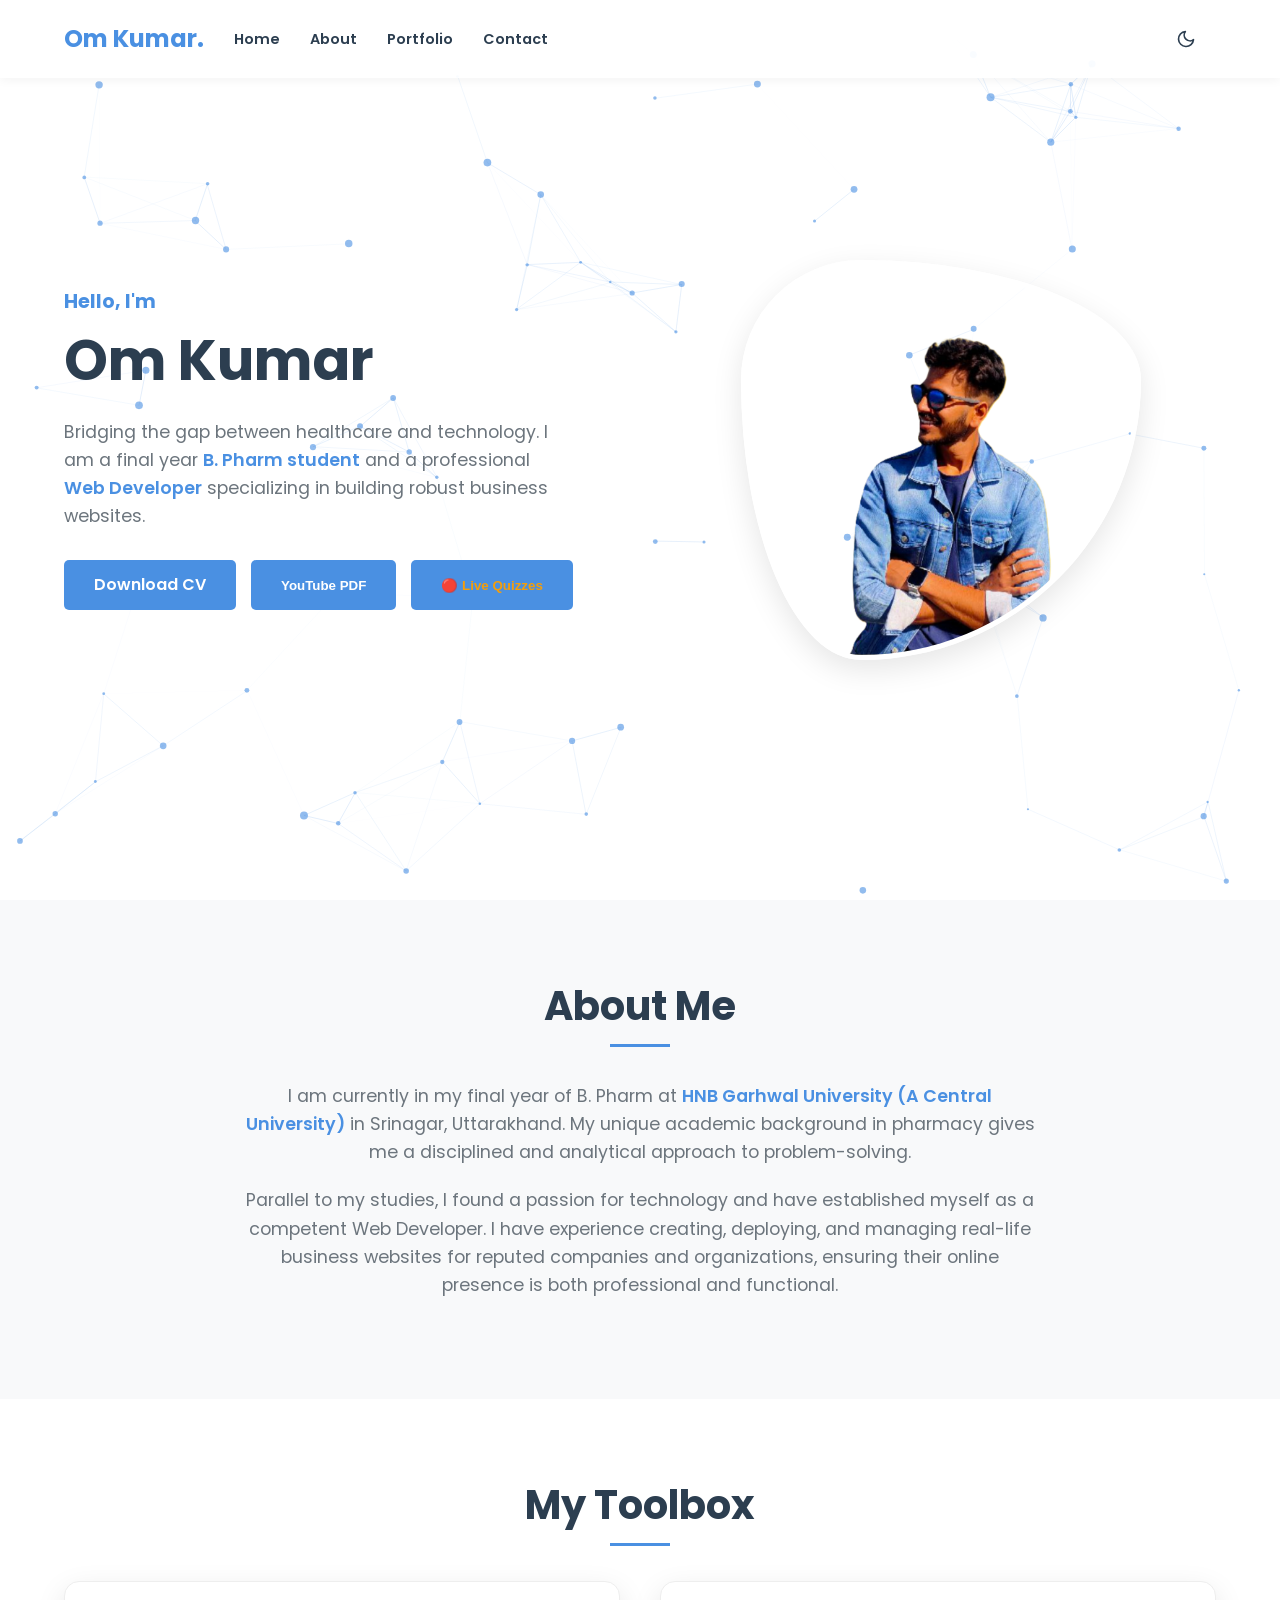
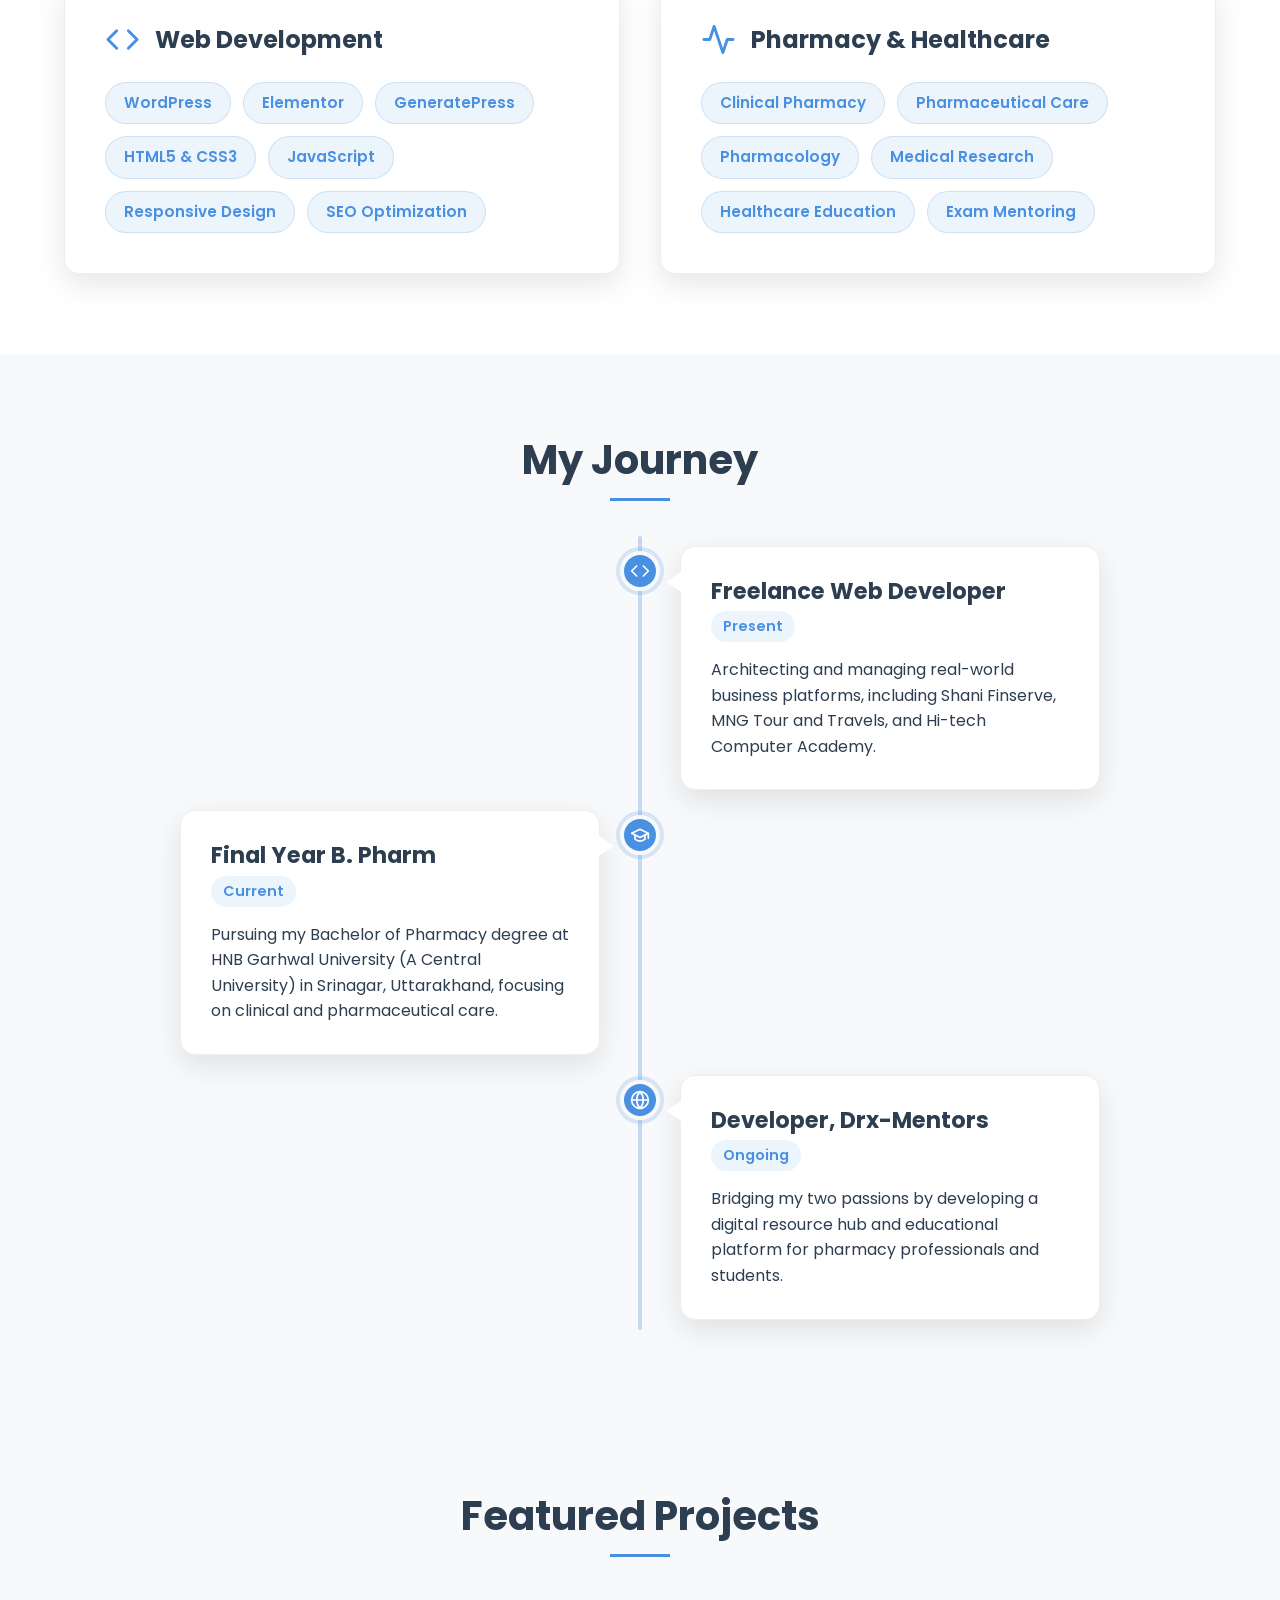
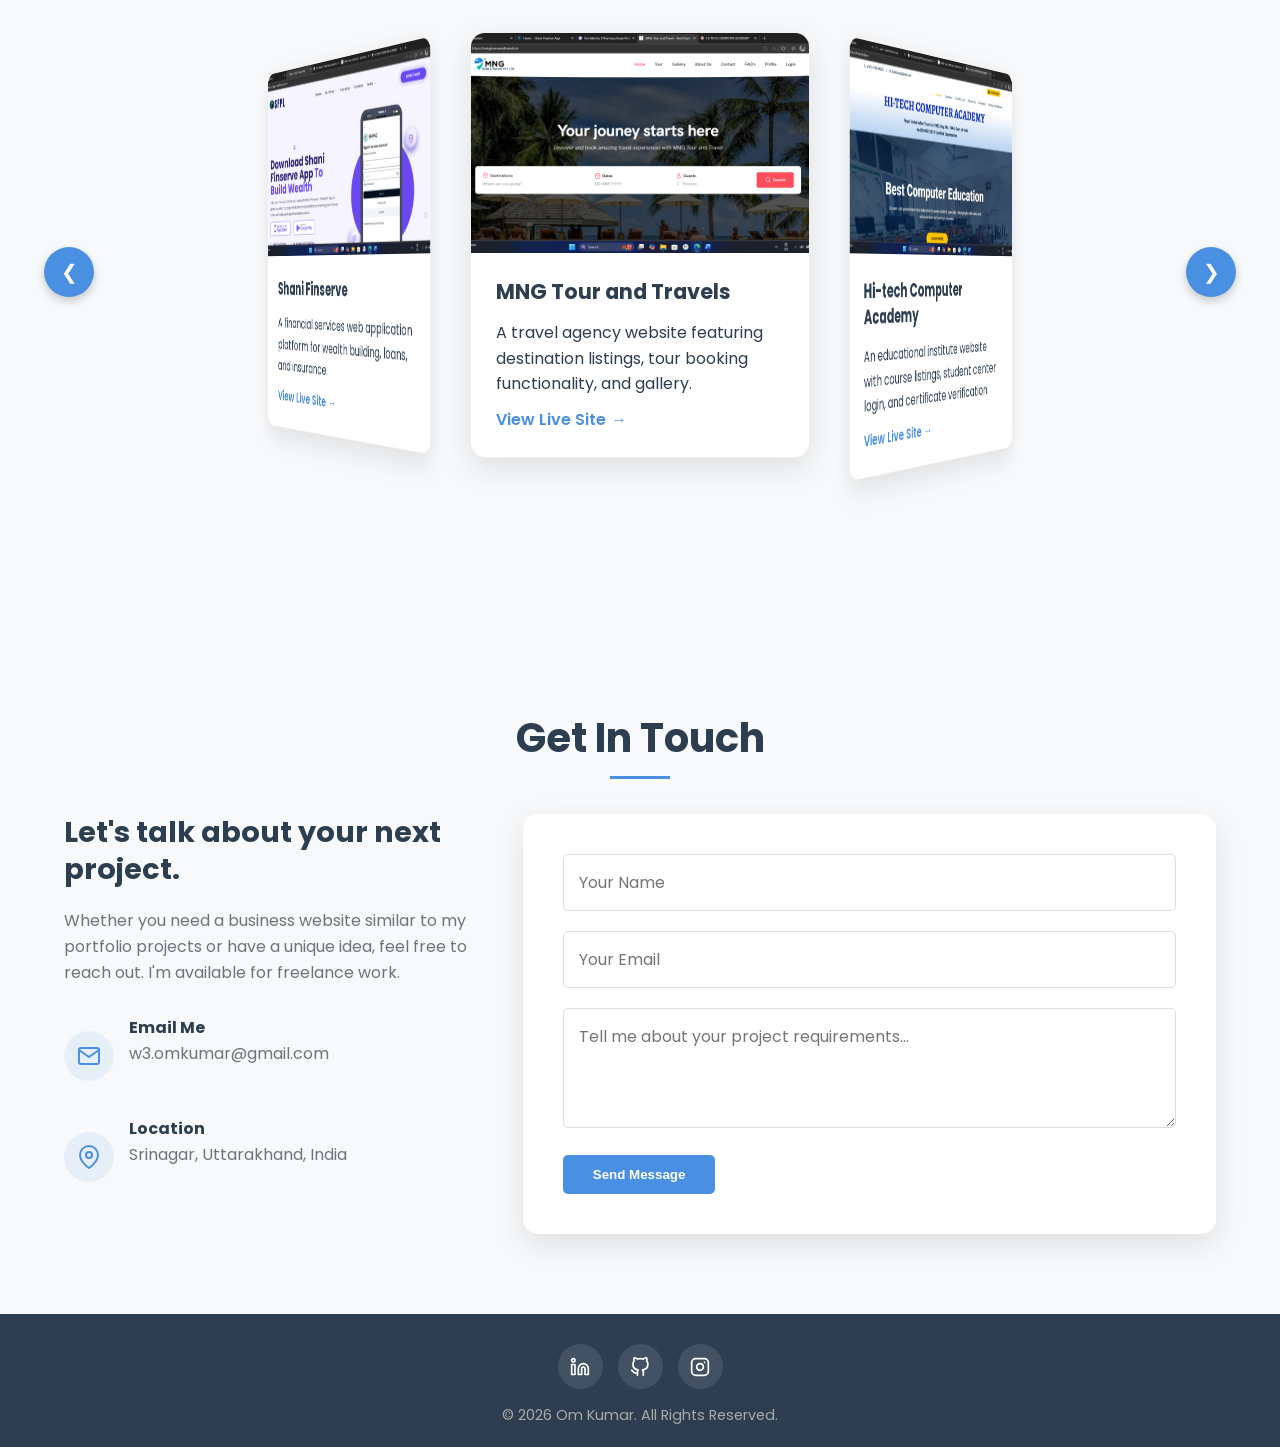
<file: index.html>
<!DOCTYPE html>
<html lang="en">

<head>
    <meta charset="UTF-8">
    <meta name="viewport" content="width=device-width, initial-scale=1.0">
    <title>Om Kumar | Pharma Student & Web Developer Portfolio</title>
    <link rel="icon" type="image/png" href="images/profile.png">
    <link href="https://fonts.googleapis.com/css2?family=Poppins:wght@300;400;600;700&display=swap" rel="stylesheet">

    <style>
        /* --- Hero Buttons & Hidden PDF Section --- */
        .hero-buttons {
            display: flex;
            gap: 15px;
            margin-bottom: 20px;
            flex-wrap: wrap;
        }

        .btn-secondary {
            background-color: transparent;
            border: 2px solid var(--primary-color);
            color: var(--primary-color);
        }

        .btn-secondary:hover {
            background-color: var(--primary-color);
            color: white;
        }

        body.dark-mode .btn-secondary {
            color: #6fb6ff;
            border-color: #6fb6ff;
        }

        body.dark-mode .btn-secondary:hover {
            color: white;
            background-color: #6fb6ff;
        }

        .hidden-pdf-box {
            max-height: 0;
            opacity: 0;
            overflow: hidden;
            transition: all 0.4s ease-in-out;
            background: rgba(74, 144, 226, 0.05);
            border-left: 4px solid var(--primary-color);
            padding: 0 20px;
            margin-top: 10px;
            border-radius: 0 10px 10px 0;
            max-width: 500px;
        }

        .hidden-pdf-box.show {
            max-height: 400px;
            opacity: 1;
            padding: 20px;
            margin-bottom: 30px;
        }

        .hidden-pdf-box h4 {
            font-size: 1.1rem;
            margin-bottom: 5px;
            color: var(--secondary-color);
        }

        .hidden-pdf-box p {
            font-size: 0.95rem;
            margin-bottom: 0;
        }

        body.dark-mode .hidden-pdf-box h4 {
            color: #fff;
        }

        .pdf-links {
            display: flex;
            flex-direction: column;
            gap: 10px;
            margin-top: 15px;
        }

        .pdf-link-item {
            display: inline-flex;
            align-items: center;
            padding: 10px 15px;
            background: var(--bg-white);
            border-radius: 5px;
            box-shadow: 0 2px 5px rgba(0, 0, 0, 0.05);
            transition: var(--transition);
            border: 1px solid #eee;
            font-weight: 600;
            font-size: 0.9rem;
        }

        body.dark-mode .pdf-link-item {
            background: #2c2c2c;
            border-color: #444;
            color: #fff;
        }

        .pdf-link-item:hover {
            transform: translateX(5px);
            border-color: var(--primary-color);
            color: var(--primary-color);
        }

        /* --- Experience Timeline Styles --- */
        #experience {
            background-color: var(--bg-light);
            /* Alternates with the white background of the skills section */
        }

        .timeline {
            position: relative;
            max-width: 1000px;
            margin: 0 auto;
        }

        /* The central vertical line */
        .timeline::after {
            content: '';
            position: absolute;
            width: 4px;
            background-color: rgba(74, 144, 226, 0.3);
            top: 0;
            bottom: 0;
            left: 50%;
            margin-left: -2px;
            border-radius: 2px;
        }

        .timeline-item {
            padding: 10px 40px;
            position: relative;
            background-color: inherit;
            width: 50%;
        }

        .timeline-item.left {
            left: 0;
        }

        .timeline-item.right {
            left: 50%;
        }

        /* The icons on the line */
        .timeline-icon {
            position: absolute;
            width: 40px;
            height: 40px;
            right: -20px;
            background-color: var(--primary-color);
            border: 4px solid var(--bg-light);
            top: 15px;
            border-radius: 50%;
            z-index: 1;
            display: flex;
            align-items: center;
            justify-content: center;
            color: white;
            box-shadow: 0 0 0 4px rgba(74, 144, 226, 0.2);
            transition: var(--transition);
        }

        .timeline-item.right .timeline-icon {
            left: -20px;
        }

        .timeline-icon svg {
            width: 20px;
            height: 20px;
        }

        .timeline-item:hover .timeline-icon {
            transform: scale(1.2);
            box-shadow: 0 0 0 6px rgba(74, 144, 226, 0.4);
        }

        .timeline-content {
            padding: 30px;
            background-color: var(--bg-white);
            position: relative;
            border-radius: 15px;
            box-shadow: var(--shadow);
            border: 1px solid #eee;
            transition: var(--transition);
        }

        .timeline-item:hover .timeline-content {
            transform: translateY(-5px);
            box-shadow: 0 15px 35px rgba(0, 0, 0, 0.08);
        }

        .timeline-content h3 {
            font-size: 1.4rem;
            margin-bottom: 5px;
        }

        .timeline-date {
            display: inline-block;
            color: var(--primary-color);
            font-weight: 600;
            font-size: 0.9rem;
            margin-bottom: 15px;
            background: rgba(74, 144, 226, 0.1);
            padding: 4px 12px;
            border-radius: 20px;
        }

        /* Connecting arrows */
        .timeline-content::after {
            content: " ";
            position: absolute;
            top: 25px;
            width: 0;
            height: 0;
            border: medium solid var(--bg-white);
        }

        .timeline-item.left .timeline-content::after {
            right: -15px;
            border-width: 10px 0 10px 15px;
            border-color: transparent transparent transparent var(--bg-white);
        }

        .timeline-item.right .timeline-content::after {
            left: -15px;
            border-width: 10px 15px 10px 0;
            border-color: transparent var(--bg-white) transparent transparent;
        }

        /* Dark Mode Overrides for Timeline */
        body.dark-mode #experience {
            background-color: var(--bg-light);
        }

        body.dark-mode .timeline-icon {
            border-color: var(--bg-light);
        }

        body.dark-mode .timeline-content {
            background: #242424;
            border-color: #333;
        }

        body.dark-mode .timeline-item.left .timeline-content::after {
            border-color: transparent transparent transparent #242424;
        }

        body.dark-mode .timeline-item.right .timeline-content::after {
            border-color: transparent #242424 transparent transparent;
        }

        /* --- Timeline Mobile Responsiveness --- */
        @media screen and (max-width: 768px) {
            .timeline::after {
                left: 31px;
            }

            .timeline-item {
                width: 100%;
                padding-left: 70px;
                padding-right: 0px;
            }

            .timeline-item.right {
                left: 0%;
            }

            .timeline-icon,
            .timeline-item.right .timeline-icon {
                left: 11px;
                right: auto;
            }

            .timeline-item.left .timeline-content::after,
            .timeline-item.right .timeline-content::after {
                left: -15px;
                right: auto;
                border-width: 10px 15px 10px 0;
                border-color: transparent var(--bg-white) transparent transparent;
            }

            body.dark-mode .timeline-item.left .timeline-content::after,
            body.dark-mode .timeline-item.right .timeline-content::after {
                border-color: transparent #242424 transparent transparent;
            }
        }

        /* --- WhatsApp Widget Styles --- */
        .whatsapp-widget {
            position: fixed;
            bottom: 100px;
            left: 30px;
            /* Placed on the left, opposite the back-to-top button */
            width: 55px;
            height: 55px;
            background-color: #25D366;
            /* Official WhatsApp Green */
            color: white;
            border-radius: 50%;
            display: flex;
            align-items: center;
            justify-content: center;
            box-shadow: 0 4px 15px rgba(37, 211, 102, 0.4);
            z-index: 999;
            transition: var(--transition);
            animation: pulse-green 2s infinite;
        }

        .whatsapp-widget:hover {
            transform: translateY(-5px) scale(1.05);
            box-shadow: 0 6px 20px rgba(37, 211, 102, 0.6);
            animation: none;
            /* Stops the pulsing when hovered */
        }

        /* The glowing pulse effect */
        @keyframes pulse-green {
            0% {
                box-shadow: 0 0 0 0 rgba(37, 211, 102, 0.7);
            }

            70% {
                box-shadow: 0 0 0 15px rgba(37, 211, 102, 0);
            }

            100% {
                box-shadow: 0 0 0 0 rgba(37, 211, 102, 0);
            }
        }

        /* Make it slightly smaller on mobile phones */
        @media (max-width: 768px) {
            .whatsapp-widget {
                bottom: 90px;
                left: 20px;
                width: 50px;
                height: 50px;
            }
        }

        /* --- Back to Top Button Styles --- */
        .back-to-top {
            position: fixed;
            bottom: 30px;
            right: 30px;
            width: 50px;
            height: 50px;
            background-color: var(--primary-color);
            color: white;
            border: none;
            border-radius: 50%;
            display: flex;
            align-items: center;
            justify-content: center;
            cursor: pointer;
            box-shadow: 0 4px 15px rgba(0, 0, 0, 0.2);
            opacity: 0;
            visibility: hidden;
            transform: translateY(20px);
            transition: all 0.3s ease;
            z-index: 999;
        }

        /* This class will be added by JavaScript when scrolling */
        .back-to-top.show {
            opacity: 1;
            visibility: visible;
            transform: translateY(0);
        }

        .back-to-top:hover {
            background-color: #357abd;
            transform: translateY(-5px);
            box-shadow: 0 6px 20px rgba(74, 144, 226, 0.4);
        }

        /* --- CSS Variables & Reset --- */
        :root {
            --primary-color: #4a90e2;
            /* A professional blue */
            --secondary-color: #2c3e50;
            /* Dark slate blue for text */
            --bg-light: #f8f9fa;
            --bg-white: #ffffff;
            --text-gray: #6c757d;
            --shadow: 0 10px 30px rgba(0, 0, 0, 0.1);
            --transition: all 0.3s ease;
        }

        * {
            margin: 0;
            padding: 0;
            box-sizing: border-box;
        }

        html {
            scroll-behavior: smooth;
        }

        body {
            font-family: 'Poppins', sans-serif;
            line-height: 1.6;
            color: var(--secondary-color);
            background-color: var(--bg-white);
            overflow-x: hidden;
        }

        a {
            text-decoration: none;
            color: inherit;
        }

        ul {
            list-style: none;
        }

        section {
            padding: 80px 0;
        }

        .container {
            width: 90%;
            max-width: 1200px;
            margin: 0 auto;
        }

        h1,
        h2,
        h3 {
            font-weight: 700;
            line-height: 1.3;
        }

        h2 {
            font-size: 2.5rem;
            text-align: center;
            margin-bottom: 50px;
            position: relative;
        }

        h2::after {
            content: '';
            position: absolute;
            bottom: -15px;
            left: 50%;
            transform: translateX(-50%);
            width: 60px;
            height: 3px;
            background-color: var(--primary-color);
        }

        .btn {
            display: inline-block;
            padding: 12px 30px;
            background-color: var(--primary-color);
            color: white;
            border-radius: 5px;
            font-weight: 600;
            transition: var(--transition);
            border: none;
            cursor: pointer;
        }

        .btn:hover {
            background-color: #357abd;
            transform: translateY(-3px);
            box-shadow: 0 10px 20px rgba(74, 144, 226, 0.3);
        }

        /* --- Header & Navigation --- */
        header {
            position: fixed;
            top: 0;
            left: 0;
            width: 100%;
            background: rgba(255, 255, 255, 0.95);
            padding: 20px 0;
            z-index: 1000;
            box-shadow: 0 2px 10px rgba(0, 0, 0, 0.05);
        }

        header .container {
            display: flex;
            justify-content: space-between;
            align-items: center;
        }

        .logo {
            font-size: 1.5rem;
            font-weight: 700;
            color: var(--primary-color);
        }

        .nav-links {
            display: flex;
        }

        .nav-links li {
            margin-left: 30px;
        }

        .nav-links a {
            font-weight: 600;
            font-size: 0.9rem;
            position: relative;
        }

        .nav-links a::after {
            content: '';
            position: absolute;
            bottom: -5px;
            left: 0;
            width: 0;
            height: 2px;
            background-color: var(--primary-color);
            transition: var(--transition);
        }

        .nav-links a:hover::after {
            width: 100%;
        }

        .hamburger {
            display: none;
            cursor: pointer;
        }

        /* --- Hero Section --- */
        #hero {
            min-height: 100vh;
            display: flex;
            align-items: center;
            padding-top: 100px;
            /* Account for fixed header */
        }

        .hero-content {
            display: flex;
            align-items: center;
            justify-content: space-between;
            gap: 50px;
        }

        .hero-text {
            flex: 1;
        }

        .hero-text h3 {
            font-size: 1.2rem;
            color: var(--primary-color);
            margin-bottom: 10px;
        }

        .hero-text h1 {
            font-size: 3.5rem;
            margin-bottom: 20px;
        }

        .hero-text p {
            font-size: 1.1rem;
            color: var(--text-gray);
            margin-bottom: 30px;
            max-width: 500px;
        }

        .hero-image {
            flex: 1;
            display: flex;
            justify-content: center;
        }

        .hero-image img {
            width: 400px;
            height: 400px;
            object-fit: cover;
            border-radius: 30% 70% 70% 30% / 30% 30% 70% 70%;
            box-shadow: var(--shadow);
            border: 5px solid var(--bg-white);
            animation: morph 8s ease-in-out infinite;
        }

        @keyframes morph {
            0% {
                border-radius: 60% 40% 30% 70%/60% 30% 70% 40%;
            }

            50% {
                border-radius: 30% 60% 70% 40%/50% 60% 30% 60%;
            }

            100% {
                border-radius: 60% 40% 30% 70%/60% 30% 70% 40%;
            }
        }

        /* --- About Section --- */
        #about {
            background-color: var(--bg-light);
        }

        .about-content {
            text-align: center;
            max-width: 800px;
            margin: 0 auto;
        }

        .about-content p {
            margin-bottom: 20px;
            font-size: 1.1rem;
            color: var(--text-gray);
        }

        .highlight {
            color: var(--primary-color);
            font-weight: 600;
        }

        /* --- Portfolio Section --- */
        /* --- Carousel Section Styles --- */
        /* --- 3D Round Carousel Styles --- */
        #portfolio {
            background-color: var(--bg-light);
            overflow-x: hidden;
        }

        .carousel-wrapper {
            position: relative;
            display: flex;
            align-items: center;
            justify-content: center;
            padding: 40px 0;
        }

        /* 3D Perspective Container */
        .carousel-container {
            perspective: 1200px;
            width: 100%;
            height: 480px;
            position: relative;
            display: flex;
            justify-content: center;
            align-items: center;
        }

        /* The Rotating Track */
        .carousel-track {
            width: 340px;
            height: 100%;
            position: absolute;
            transform-style: preserve-3d;
            transition: transform 0.8s cubic-bezier(0.2, 0.8, 0.2, 1);
        }

        /* The Cards */
        .project-card {
            position: absolute;
            width: 340px;
            background: var(--bg-white);
            border-radius: 15px;
            overflow: hidden;
            box-shadow: var(--shadow);
            border: 1px solid #eee;
            transition: var(--transition);
            /* Hides the back of the cards when they rotate to the rear */
            backface-visibility: hidden;
        }

        body.dark-mode .project-card {
            border-color: #333;
        }

        .project-card:hover {
            box-shadow: 0 15px 35px rgba(74, 144, 226, 0.4);
        }

        .project-img-container {
            height: 220px;
            overflow: hidden;
            position: relative;
        }

        .project-img-container img {
            width: 100%;
            height: 100%;
            object-fit: cover;
            object-position: top;
            transition: transform 0.5s ease;
        }

        .project-card:hover .project-img-container img {
            transform: scale(1.05);
        }

        .project-info {
            padding: 25px;
        }

        .project-info h3 {
            font-size: 1.3rem;
            margin-bottom: 15px;
        }

        .project-link {
            display: inline-flex;
            align-items: center;
            color: var(--primary-color);
            font-weight: 600;
            margin-top: 10px;
        }

        .project-link span {
            margin-left: 5px;
            transition: var(--transition);
        }

        .project-link:hover span {
            margin-left: 10px;
        }

        /* Carousel Navigation Buttons */
        .carousel-btn {
            background-color: var(--primary-color);
            color: white;
            border: none;
            width: 50px;
            height: 50px;
            border-radius: 50%;
            cursor: pointer;
            font-size: 20px;
            display: flex;
            align-items: center;
            justify-content: center;
            position: absolute;
            z-index: 10;
            transition: var(--transition);
            box-shadow: 0 4px 10px rgba(0, 0, 0, 0.2);
        }

        .carousel-btn:hover {
            background-color: #357abd;
            transform: scale(1.1);
        }

        /* Position buttons outside the spinning cylinder */
        .prev-btn {
            left: 10%;
        }

        .next-btn {
            right: 10%;
        }

        /* --- Skills Section Styles --- */
        /* Note: We alternate the background so it stands out from About and Portfolio */
        #skills {
            background-color: var(--bg-white);
        }

        /* If your About section is also var(--bg-white), change the above to var(--bg-light) to keep the alternating stripe effect */

        .skills-container {
            display: grid;
            grid-template-columns: repeat(auto-fit, minmax(300px, 1fr));
            gap: 40px;
        }

        .skills-card {
            background: var(--bg-white);
            padding: 40px;
            border-radius: 15px;
            box-shadow: var(--shadow);
            border: 1px solid #eee;
            transition: var(--transition);
        }

        .skills-card:hover {
            transform: translateY(-5px);
            box-shadow: 0 15px 35px rgba(0, 0, 0, 0.08);
        }

        .skills-header {
            display: flex;
            align-items: center;
            margin-bottom: 25px;
            gap: 15px;
        }

        .skills-header svg {
            width: 35px;
            height: 35px;
            color: var(--primary-color);
        }

        .skills-header h3 {
            font-size: 1.5rem;
            margin: 0;
        }

        .skills-cloud {
            display: flex;
            flex-wrap: wrap;
            gap: 12px;
        }

        .skill-tag {
            background: rgba(74, 144, 226, 0.1);
            color: var(--primary-color);
            padding: 8px 18px;
            border-radius: 30px;
            font-size: 0.95rem;
            font-weight: 600;
            transition: var(--transition);
            border: 1px solid rgba(74, 144, 226, 0.2);
            cursor: default;
        }

        .skill-tag:hover {
            background: var(--primary-color);
            color: white;
            transform: scale(1.05);
            box-shadow: 0 5px 15px rgba(74, 144, 226, 0.3);
        }

        /* Dark Mode Overrides for Skills */
        body.dark-mode .skills-card {
            border-color: #333;
            background: #242424;
        }

        body.dark-mode .skill-tag {
            background: rgba(74, 144, 226, 0.15);
            border-color: rgba(74, 144, 226, 0.3);
            color: #6fb6ff;
            /* Slightly brighter blue for dark background visibility */
        }

        body.dark-mode .skill-tag:hover {
            background: var(--primary-color);
            color: white;
        }

        .carousel-btn:hover {
            background-color: #357abd;
            transform: scale(1.1);
        }

        .prev-btn {
            left: -20px;
        }

        .next-btn {
            right: -20px;
        }

        /* Responsive adjustments for carousel */
        @media (max-width: 968px) {

            /* Show 2 cards at a time on tablets */
            .project-card {
                flex: 0 0 calc(50% - 15px);
            }
        }

        @media (max-width: 768px) {

            /* Show 1 card at a time on mobile */
            .project-card {
                flex: 0 0 100%;
            }

            .prev-btn {
                left: 0px;
            }

            .next-btn {
                right: 0px;
            }
        }

        /* --- Contact Section --- */
        #contact {
            background-color: var(--bg-light);
        }

        .contact-container {
            display: flex;
            gap: 50px;
        }

        .contact-info {
            flex: 1;
        }

        .contact-info h3 {
            font-size: 1.8rem;
            margin-bottom: 20px;
        }

        .contact-info p {
            color: var(--text-gray);
            margin-bottom: 30px;
        }

        .info-item {
            display: flex;
            align-items: center;
            margin-bottom: 20px;
        }

        .info-icon {
            width: 50px;
            height: 50px;
            background-color: rgba(74, 144, 226, 0.1);
            color: var(--primary-color);
            border-radius: 50%;
            display: flex;
            justify-content: center;
            align-items: center;
            font-size: 1.2rem;
            margin-right: 15px;
        }

        .contact-form {
            flex: 1.5;
            background: var(--bg-white);
            padding: 40px;
            border-radius: 15px;
            box-shadow: var(--shadow);
        }

        .form-group {
            margin-bottom: 20px;
        }

        .form-control {
            width: 100%;
            padding: 15px;
            border: 1px solid #ddd;
            border-radius: 5px;
            font-family: inherit;
            font-size: 1rem;
            transition: var(--transition);
        }

        .form-control:focus {
            outline: none;
            border-color: var(--primary-color);
        }

        textarea.form-control {
            resize: vertical;
            height: 120px;
        }

        /* --- Footer --- */
        footer {
            background-color: var(--secondary-color);
            color: white;
            padding: 20px 0;
            text-align: center;
        }

        /* Ensure the hero section can contain the canvas properly */
        #hero {
            position: relative;
            overflow: hidden;
            /* ... keep your existing min-height, display, etc. ... */
        }

        /* --- Particle Canvas Styles --- */
        #particle-canvas {
            position: absolute;
            top: 0;
            left: 0;
            width: 100%;
            height: 100%;
            z-index: 1;
            /* Puts the canvas behind the content */
            pointer-events: none;
            /* Prevents the canvas from blocking clicks on your buttons */
        }

        .hero-content {
            position: relative;
            z-index: 2;
            /* Keeps your text and image above the dots */
            /* ... keep your existing flex, align-items, etc. ... */
        }

        @media (max-width: 768px) {
            /* ... keep your other mobile styles ... */

            /* Add these two lines for the 3D mobile carousel */
            .carousel-track {
                width: 280px;
            }

            .project-card {
                width: 280px;
            }

            .prev-btn {
                left: 5px;
            }

            .next-btn {
                right: 5px;
            }
        }

        /* --- Responsive Media Queries --- */
        @media (max-width: 968px) {
            .hero-content {
                flex-direction: column-reverse;
                text-align: center;
                gap: 30px;
            }

            .hero-text p {
                margin: 0 auto 30px auto;
            }

            .contact-container {
                flex-direction: column;
            }

            .portfolio-grid {
                grid-template-columns: repeat(auto-fit, minmax(300px, 1fr));
            }
        }

        @media (max-width: 768px) {
            .hamburger {
                display: block;
            }

            .nav-links {
                position: fixed;
                top: 70px;
                left: -100%;
                width: 100%;
                height: calc(100vh - 70px);
                background-color: var(--bg-white);
                flex-direction: column;
                align-items: center;
                justify-content: center;
                transition: var(--transition);
            }

            .nav-links.active {
                left: 0;
            }

            .nav-links li {
                margin: 20px 0;
            }

            h2 {
                font-size: 2rem;
            }

            .hero-image img {
                width: 300px;
                height: 300px;
            }
        }

        /* --- Footer & Social Links --- */
        footer {
            background-color: var(--secondary-color);
            color: white;
            padding: 30px 0 20px 0;
            text-align: center;
        }

        .social-links {
            display: flex;
            gap: 15px;
            justify-content: center;
            margin-bottom: 15px;
        }

        .social-links a {
            display: flex;
            align-items: center;
            justify-content: center;
            width: 45px;
            height: 45px;
            background-color: rgba(255, 255, 255, 0.1);
            /* Subtle transparent white background */
            color: white;
            border-radius: 50%;
            transition: var(--transition);
        }

        .social-links a:hover {
            background-color: var(--primary-color);
            transform: translateY(-5px);
            box-shadow: 0 5px 15px rgba(74, 144, 226, 0.4);
        }

        footer p {
            color: #aaa;
            font-size: 0.9rem;
        }

        /* --- Dark Mode Variables & Overrides --- */
        body.dark-mode {
            --bg-light: #121212;
            --bg-white: #1e1e1e;
            --secondary-color: #f8f9fa;
            /* Text becomes light */
            --text-gray: #a0aab2;
            --shadow: 0 10px 30px rgba(0, 0, 0, 0.5);
        }

        /* Update specific elements for dark mode */
        body.dark-mode header {
            background: rgba(30, 30, 30, 0.95);
            box-shadow: 0 2px 10px rgba(0, 0, 0, 0.5);
        }

        body.dark-mode .form-control {
            background-color: #2c2c2c;
            border-color: #444;
            color: #fff;
        }

        body.dark-mode .project-card {
            border-color: #333;
        }

        body.dark-mode .hamburger svg {
            fill: var(--secondary-color);
        }

        /* Theme Toggle Button Styles */
        .theme-toggle {
            background: none;
            border: none;
            color: var(--secondary-color);
            cursor: pointer;
            margin-left: auto;
            /* Pushes it to the right */
            margin-right: 20px;
            display: flex;
            align-items: center;
            justify-content: center;
            transition: var(--transition);
        }

        .theme-toggle:hover {
            color: var(--primary-color);
            transform: scale(1.1);
        }

        /* Make room for the button in mobile view */
        @media (max-width: 768px) {
            .theme-toggle {
                margin-left: 15px;
                margin-right: 15px;
            }
        }

        /* --- Live Quizzes Modal --- */
        .quiz-modal {
            position: fixed;
            z-index: 10000;
            left: 0;
            top: 0;
            width: 100%;
            height: 100%;
            overflow: auto;
            background-color: rgba(0, 0, 0, 0.6);
            backdrop-filter: blur(5px);
            display: flex;
            align-items: center;
            justify-content: center;
            opacity: 0;
            visibility: hidden;
            transition: all 0.3s ease;
        }

        .quiz-modal.show {
            opacity: 1;
            visibility: visible;
        }

        .quiz-modal-content {
            background-color: var(--bg-white);
            margin: auto;
            padding: 30px;
            border-radius: 15px;
            width: 90%;
            max-width: 500px;
            box-shadow: 0 15px 40px rgba(0, 0, 0, 0.2);
            position: relative;
            transform: scale(0.8);
            transition: transform 0.3s cubic-bezier(0.175, 0.885, 0.32, 1.275);
        }

        .quiz-modal.show .quiz-modal-content {
            transform: scale(1);
        }

        body.dark-mode .quiz-modal-content {
            background-color: #1e1e1e;
            color: #fff;
        }

        .close-quiz-modal {
            color: #aaa;
            position: absolute;
            top: 15px;
            right: 20px;
            font-size: 28px;
            font-weight: bold;
            cursor: pointer;
            transition: 0.2s;
        }

        .close-quiz-modal:hover {
            color: #dc2626;
        }

        .quiz-list {
            display: flex;
            flex-direction: column;
            gap: 15px;
            margin-top: 20px;
        }

        .quiz-card-item {
            display: flex;
            align-items: center;
            justify-content: space-between;
            padding: 15px;
            border: 1px solid #eee;
            border-radius: 10px;
            background: var(--bg-light);
            transition: all 0.3s ease;
        }

        body.dark-mode .quiz-card-item {
            background: #2c2c2c;
            border-color: #444;
        }

        .quiz-card-item:hover {
            border-color: var(--primary-color);
            transform: translateY(-2px);
            box-shadow: 0 5px 15px rgba(0, 0, 0, 0.05);
        }

        .quiz-card-icon {
            font-size: 2rem;
            margin-right: 15px;
        }
    </style>
</head>

<body>

    <header>
        <header>
            <div class="container">
                <a href="#hero" class="logo">Om Kumar.</a>
                <ul class="nav-links">
                    <li><a href="#hero">Home</a></li>
                    <li><a href="#about">About</a></li>
                    <li><a href="#portfolio">Portfolio</a></li>
                    <li><a href="#contact">Contact</a></li>
                </ul>

                <button id="theme-toggle" class="theme-toggle" aria-label="Toggle Dark Mode">
                    <svg class="moon-icon" xmlns="http://www.w3.org/2000/svg" width="20" height="20" viewBox="0 0 24 24"
                        fill="none" stroke="currentColor" stroke-width="2" stroke-linecap="round"
                        stroke-linejoin="round">
                        <path d="M21 12.79A9 9 0 1 1 11.21 3 7 7 0 0 0 21 12.79z"></path>
                    </svg>
                    <svg class="sun-icon" xmlns="http://www.w3.org/2000/svg" width="20" height="20" viewBox="0 0 24 24"
                        fill="none" stroke="currentColor" stroke-width="2" stroke-linecap="round"
                        stroke-linejoin="round" style="display: none;">
                        <circle cx="12" cy="12" r="5"></circle>
                        <line x1="12" y1="1" x2="12" y2="3"></line>
                        <line x1="12" y1="21" x2="12" y2="23"></line>
                        <line x1="4.22" y1="4.22" x2="5.64" y2="5.64"></line>
                        <line x1="18.36" y1="18.36" x2="19.78" y2="19.78"></line>
                        <line x1="1" y1="12" x2="3" y2="12"></line>
                        <line x1="21" y1="12" x2="23" y2="12"></line>
                        <line x1="4.22" y1="19.78" x2="5.64" y2="18.36"></line>
                        <line x1="18.36" y1="5.64" x2="19.78" y2="4.22"></line>
                    </svg>
                </button>

                <div class="hamburger">
                    <svg width="30" height="30" viewBox="0 0 100 80" fill="var(--secondary-color)">
                        <rect width="100" height="10"></rect>
                        <rect y="30" width="100" height="10"></rect>
                        <rect y="60" width="100" height="10"></rect>
                    </svg>
                </div>
            </div>
        </header>
    </header>

    <section id="hero">
        <canvas id="particle-canvas"></canvas>
        <div class="container hero-content">
            <div class="hero-text">
                <h3>Hello, I'm</h3>
                <h1>Om Kumar</h1>
                <p>Bridging the gap between healthcare and technology. I am a final year <span class="highlight">B.
                        Pharm student</span> and a professional <span class="highlight">Web Developer</span>
                    specializing in building robust business websites.</p>
                <div class="hero-buttons">
                    <a href="#" class="btn" id="download-cv">Download CV</a>
                    <button id="youtube-pdf-trigger" class="btn btn-secondary">YouTube PDF</button>
                    <button id="live-quizzes-trigger" class="btn btn-secondary"
                        style="border-color: #f59e0b; color: #f59e0b; font-weight: bold;">🔴 Live Quizzes</button>
                </div>

                <div id="live-quizzes-modal" class="quiz-modal">
                    <div class="quiz-modal-content">
                        <span class="close-quiz-modal" id="close-quiz-modal">&times;</span>
                        <h2 style="font-size: 1.8rem; margin-bottom: 5px;">Live Quizzes</h2>
                        <p style="color: var(--text-gray); font-size: 0.95rem;">Join a live quiz, compete in real-time
                            and check the leaderboard!</p>
                        <div class="quiz-list" style="max-height: 300px; overflow-y: auto; padding-right: 5px;">
                            <div class="quiz-card-item">
                                <div style="display: flex; align-items: center;">
                                    <div class="quiz-card-icon">📚</div>
                                    <div>
                                        <h4 style="margin-bottom: 2px;">Jainism & Buddhism</h4>
                                        <p style="font-size: 0.85rem; color: var(--text-gray); margin: 0;">Target Exam
                                            Special | 40 Questions</p>
                                    </div>
                                </div>
                                <a href="jain-buddh-quiz.html" class="btn"
                                    style="padding: 8px 15px; font-size: 0.9rem;">Join Now</a>
                            </div>

                            <div class="quiz-card-item">
                                <div style="display: flex; align-items: center;">
                                    <div class="quiz-card-icon">🏺</div>
                                    <div>
                                        <h4 style="margin-bottom: 2px;">Indus Valley</h4>
                                        <p style="font-size: 0.85rem; color: var(--text-gray); margin: 0;">History Mock
                                            Test | 30 Questions</p>
                                    </div>
                                </div>
                                <a href="ivc-quiz.html" class="btn" style="padding: 8px 15px; font-size: 0.9rem;">Join
                                    Now</a>
                            </div>

                            <div class="quiz-card-item">
                                <div style="display: flex; align-items: center;">
                                    <div class="quiz-card-icon">📜</div>
                                    <div>
                                        <h4 style="margin-bottom: 2px;">Vedic Age</h4>
                                        <p style="font-size: 0.85rem; color: var(--text-gray); margin: 0;">Ancient
                                            History | 50 Questions</p>
                                    </div>
                                </div>
                                <a href="vedic-age-quiz.html" class="btn"
                                    style="padding: 8px 15px; font-size: 0.9rem;">Join Now</a>
                            </div>

                            <div class="quiz-card-item">
                                <div style="display: flex; align-items: center;">
                                    <div class="quiz-card-icon">👑</div>
                                    <div>
                                        <h4 style="margin-bottom: 2px;">Mahajanapadas</h4>
                                        <p style="font-size: 0.85rem; color: var(--text-gray); margin: 0;">Magadha
                                            Empire | Top MCQs</p>
                                    </div>
                                </div>
                                <a href="mahajanpad-quiz.html" class="btn"
                                    style="padding: 8px 15px; font-size: 0.9rem;">Join Now</a>
                            </div>
                            <div class="quiz-card-item">
                                <div style="display: flex; align-items: center;">
                                    <div class="quiz-card-icon">👑</div>
                                    <div>
                                        <h4 style="margin-bottom: 2px;">Mauryan Empire</h4>
                                        <p style="font-size: 0.85rem; color: var(--text-gray); margin: 0;">Mauryan
                                            Empire | Top 30 MCQs</p>
                                    </div>
                                </div>
                                <a href="mauryan-empire.html" class="btn"
                                    style="padding: 8px 15px; font-size: 0.9rem;">Join Now</a>
                            </div>
                            <div class="quiz-card-item">
                                <div style="display: flex; align-items: center;">
                                    <div class="quiz-card-icon">👑</div>
                                    <div>
                                        <h4 style="margin-bottom: 2px;">Gupta Period</h4>
                                        <p style="font-size: 0.85rem; color: var(--text-gray); margin: 0;">Gupta 
                                            Period | Top 30 MCQs</p>
                                    </div>
                                </div>
                                <a href="Gupta-period.html" class="btn"
                                    style="padding: 8px 15px; font-size: 0.9rem;">Join Now</a>
                            </div>
                            <div class="quiz-card-item">
                                <div style="display: flex; align-items: center;">
                                    <div class="quiz-card-icon">👑</div>
                                    <div>
                                        <h4 style="margin-bottom: 2px;">Vardhan Dynasty</h4>
                                        <p style="font-size: 0.85rem; color: var(--text-gray); margin: 0;">Vardhan 
                                            Dynasty | Top 30 MCQs</p>
                                    </div>
                                </div>
                                <a href="vardhan-quiz.html" class="btn"
                                    style="padding: 8px 15px; font-size: 0.9rem;">Join Now</a>
                            </div>
                             <div class="quiz-card-item">
                                <div style="display: flex; align-items: center;">
                                    <div class="quiz-card-icon">👑</div>
                                    <div>
                                        <h4 style="margin-bottom: 2px;">Slave Dynasty</h4>
                                        <p style="font-size: 0.85rem; color: var(--text-gray); margin: 0;">Slave 
                                            Dynasty | Top 30 MCQs</p>
                                    </div>
                                </div>
                                <a href="slave-dynasty.html" class="btn"
                                    style="padding: 8px 15px; font-size: 0.9rem;">Join Now</a>
                            </div>
                              <div class="quiz-card-item">
                                <div style="display: flex; align-items: center;">
                                    <div class="quiz-card-icon">👑</div>
                                    <div>
                                        <h4 style="margin-bottom: 2px;">Khilji Dynasty</h4>
                                        <p style="font-size: 0.85rem; color: var(--text-gray); margin: 0;">Khilji
                                            Dynasty | Top 40 MCQs</p>
                                    </div>
                                </div>
                                <a href="khilji-dynasty.html" class="btn"
                                    style="padding: 8px 15px; font-size: 0.9rem;">Join Now</a>
                            </div>
                            <div class="quiz-card-item">
                                <div style="display: flex; align-items: center;">
                                    <div class="quiz-card-icon">👑</div>
                                    <div>
                                        <h4 style="margin-bottom: 2px;">Tughlaq Dynasty</h4>
                                        <p style="font-size: 0.85rem; color: var(--text-gray); margin: 0;">Tughlaq Dynasty | Top 30 MCQs</p>
                                    </div>
                                </div>
                                <a href="tughlaq-dynasty.html" class="btn"
                                    style="padding: 8px 15px; font-size: 0.9rem;">Join Now</a>
                            </div>
                             <div class="quiz-card-item">
                                <div style="display: flex; align-items: center;">
                                    <div class="quiz-card-icon">👑</div>
                                    <div>
                                        <h4 style="margin-bottom: 2px;">Sayyid Dynasty</h4>
                                        <p style="font-size: 0.85rem; color: var(--text-gray); margin: 0;">Sayyid Dynasty | Top 30 MCQs</p>
                                    </div>
                                </div>
                                <a href="sayyid-dynasty.html" class="btn"
                                    style="padding: 8px 15px; font-size: 0.9rem;">Join Now</a>
                            </div>
                        </div>
                    </div>
                </div>

                <div id="youtube-pdf-section" class="hidden-pdf-box">
                    <h4>Exam Buddy Om - Study Materials</h4>
                    <p>Download the latest question practice series notes below:</p>
                    <div class="pdf-links">
                        <a href="https://docs.google.com/document/d/1a4ezY-eDLQdJVQnu8z3lMBImvwuKsm5986Zc04g77ws/edit?usp=sharing"
                            target="_blank" class="pdf-link-item">
                            <span>📄 Vedic Age Top 50 MCQs</span>
                        </a>
                        <a href="https://docs.google.com/document/d/1jIx7hvKT9C2PoZ6uQ98ErOSQ0MXBgglH67lc-1_B3Sc/edit?usp=sharing"
                            target="_blank" class="pdf-link-item">
                            <span>📄 Indus Valley Civilization Top 30 MCQs</span>
                        </a>
                    </div>
                </div>
            </div>
            <div class="hero-image">
                <img src="images/profile.png" alt="Om Kumar">
            </div>
        </div>
    </section>

    <section id="about">
        <div class="container">
            <h2>About Me</h2>
            <div class="about-content">
                <p>I am currently in my final year of B. Pharm at <span class="highlight">HNB Garhwal University (A
                        Central University)</span> in Srinagar, Uttarakhand. My unique academic background in pharmacy
                    gives me a disciplined and analytical approach to problem-solving.</p>
                <p>Parallel to my studies, I found a passion for technology and have established myself as a competent
                    Web Developer. I have experience creating, deploying, and managing real-life business websites for
                    reputed companies and organizations, ensuring their online presence is both professional and
                    functional.</p>
            </div>
        </div>
    </section>

    <section id="skills">
        <div class="container">
            <h2>My Toolbox</h2>
            <div class="skills-container">

                <div class="skills-card">
                    <div class="skills-header">
                        <svg xmlns="http://www.w3.org/2000/svg" viewBox="0 0 24 24" fill="none" stroke="currentColor"
                            stroke-width="2" stroke-linecap="round" stroke-linejoin="round">
                            <polyline points="16 18 22 12 16 6"></polyline>
                            <polyline points="8 6 2 12 8 18"></polyline>
                        </svg>
                        <h3>Web Development</h3>
                    </div>
                    <div class="skills-cloud">
                        <span class="skill-tag">WordPress</span>
                        <span class="skill-tag">Elementor</span>
                        <span class="skill-tag">GeneratePress</span>
                        <span class="skill-tag">HTML5 & CSS3</span>
                        <span class="skill-tag">JavaScript</span>
                        <span class="skill-tag">Responsive Design</span>
                        <span class="skill-tag">SEO Optimization</span>
                    </div>
                </div>

                <div class="skills-card">
                    <div class="skills-header">
                        <svg xmlns="http://www.w3.org/2000/svg" viewBox="0 0 24 24" fill="none" stroke="currentColor"
                            stroke-width="2" stroke-linecap="round" stroke-linejoin="round">
                            <path d="M22 12h-4l-3 9L9 3l-3 9H2"></path>
                        </svg>
                        <h3>Pharmacy & Healthcare</h3>
                    </div>
                    <div class="skills-cloud">
                        <span class="skill-tag">Clinical Pharmacy</span>
                        <span class="skill-tag">Pharmaceutical Care</span>
                        <span class="skill-tag">Pharmacology</span>
                        <span class="skill-tag">Medical Research</span>
                        <span class="skill-tag">Healthcare Education</span>
                        <span class="skill-tag">Exam Mentoring</span>
                    </div>
                </div>

            </div>
        </div>
    </section>
    <section id="experience">
        <div class="container">
            <h2>My Journey</h2>
            <div class="timeline">

                <div class="timeline-item right">
                    <div class="timeline-icon">
                        <svg xmlns="http://www.w3.org/2000/svg" viewBox="0 0 24 24" fill="none" stroke="currentColor"
                            stroke-width="2" stroke-linecap="round" stroke-linejoin="round">
                            <polyline points="16 18 22 12 16 6"></polyline>
                            <polyline points="8 6 2 12 8 18"></polyline>
                        </svg>
                    </div>
                    <div class="timeline-content">
                        <h3>Freelance Web Developer</h3>
                        <span class="timeline-date">Present</span>
                        <p>Architecting and managing real-world business platforms, including Shani Finserve, MNG Tour
                            and Travels, and Hi-tech Computer Academy.</p>
                    </div>
                </div>

                <div class="timeline-item left">
                    <div class="timeline-icon">
                        <svg xmlns="http://www.w3.org/2000/svg" viewBox="0 0 24 24" fill="none" stroke="currentColor"
                            stroke-width="2" stroke-linecap="round" stroke-linejoin="round">
                            <path d="M22 10v6M2 10l10-5 10 5-10 5z"></path>
                            <path d="M6 12v5c3 3 9 3 12 0v-5"></path>
                        </svg>
                    </div>
                    <div class="timeline-content">
                        <h3>Final Year B. Pharm</h3>
                        <span class="timeline-date">Current</span>
                        <p>Pursuing my Bachelor of Pharmacy degree at HNB Garhwal University (A Central University) in
                            Srinagar, Uttarakhand, focusing on clinical and pharmaceutical care.</p>
                    </div>
                </div>

                <div class="timeline-item right">
                    <div class="timeline-icon">
                        <svg xmlns="http://www.w3.org/2000/svg" viewBox="0 0 24 24" fill="none" stroke="currentColor"
                            stroke-width="2" stroke-linecap="round" stroke-linejoin="round">
                            <circle cx="12" cy="12" r="10"></circle>
                            <line x1="2" y1="12" x2="22" y2="12"></line>
                            <path
                                d="M12 2a15.3 15.3 0 0 1 4 10 15.3 15.3 0 0 1-4 10 15.3 15.3 0 0 1-4-10 15.3 15.3 0 0 1 4-10z">
                            </path>
                        </svg>
                    </div>
                    <div class="timeline-content">
                        <h3>Developer, Drx-Mentors</h3>
                        <span class="timeline-date">Ongoing</span>
                        <p>Bridging my two passions by developing a digital resource hub and educational platform for
                            pharmacy professionals and students.</p>
                    </div>
                </div>

            </div>
        </div>
    </section>

    <section id="portfolio">
        <div class="container">
            <h2>Featured Projects</h2>

            <div class="carousel-wrapper">
                <button class="carousel-btn prev-btn" aria-label="Previous Project">&#10094;</button>

                <div class="carousel-container">
                    <div class="carousel-track">

                        <div class="project-card">
                            <div class="project-img-container">
                                <img src="images/shanifinserve.png" alt="Shani Finserve Website Screenshot">
                            </div>
                            <div class="project-info">
                                <h3>Shani Finserve</h3>
                                <p>A financial services web application platform for wealth building, loans, and
                                    insurance.</p>
                                <a href="https://app.shanifinserve.com" target="_blank" class="project-link">
                                    View Live Site <span>&#8594;</span>
                                </a>
                            </div>
                        </div>

                        <div class="project-card">
                            <div class="project-img-container">
                                <img src="images/mng.png" alt="MNG Tour and Travels Website Screenshot">
                            </div>
                            <div class="project-info">
                                <h3>MNG Tour and Travels</h3>
                                <p>A travel agency website featuring destination listings, tour booking functionality,
                                    and gallery.</p>
                                <a href="https://mngtoursandtravels.in" target="_blank" class="project-link">
                                    View Live Site <span>&#8594;</span>
                                </a>
                            </div>
                        </div>

                        <div class="project-card">
                            <div class="project-img-container">
                                <img src="images/hitech.png" alt="Hi-tech India Computer Academy Website Screenshot">
                            </div>
                            <div class="project-info">
                                <h3>Hi-tech Computer Academy</h3>
                                <p>An educational institute website with course listings, student center login, and
                                    certificate verification.</p>
                                <a href="https://hitechindia.in" target="_blank" class="project-link">
                                    View Live Site <span>&#8594;</span>
                                </a>
                            </div>
                        </div>

                        <div class="project-card">
                            <div class="project-img-container">
                                <img src="images/drxmentor.png" alt="Drx-Mentors Website Screenshot">
                            </div>
                            <div class="project-info">
                                <h3>Drx-Mentors</h3>
                                <p>A resource hub for pharmacy professionals providing exam papers, quizzes, and pharma
                                    news.</p>
                                <a href="https://drxmentor.com" target="_blank" class="project-link">
                                    View Live Site <span>&#8594;</span>
                                </a>
                            </div>
                        </div>

                    </div>
                </div>

                <button class="carousel-btn next-btn" aria-label="Next Project">&#10095;</button>
            </div>
        </div>
    </section>

    <section id="contact">
        <div class="container">
            <h2>Get In Touch</h2>
            <div class="contact-container">
                <div class="contact-info">
                    <h3>Let's talk about your next project.</h3>
                    <p>Whether you need a business website similar to my portfolio projects or have a unique idea, feel
                        free to reach out. I'm available for freelance work.</p>

                    <div class="info-item">
                        <div class="info-icon">
                            <svg xmlns="http://www.w3.org/2000/svg" width="24" height="24" viewBox="0 0 24 24"
                                fill="none" stroke="currentColor" stroke-width="2" stroke-linecap="round"
                                stroke-linejoin="round">
                                <path d="M4 4h16c1.1 0 2 .9 2 2v12c0 1.1-.9 2-2 2H4c-1.1 0-2-.9-2-2V6c0-1.1.9-2 2-2z">
                                </path>
                                <polyline points="22,6 12,13 2,6"></polyline>
                            </svg>
                        </div>
                        <div>
                            <h4>Email Me</h4>
                            <p>w3.omkumar@gmail.com</p>
                        </div>
                    </div>

                    <div class="info-item">
                        <div class="info-icon">
                            <svg xmlns="http://www.w3.org/2000/svg" width="24" height="24" viewBox="0 0 24 24"
                                fill="none" stroke="currentColor" stroke-width="2" stroke-linecap="round"
                                stroke-linejoin="round">
                                <path d="M21 10c0 7-9 13-9 13s-9-6-9-13a9 9 0 0 1 18 0z"></path>
                                <circle cx="12" cy="10" r="3"></circle>
                            </svg>
                        </div>
                        <div>
                            <h4>Location</h4>
                            <p>Srinagar, Uttarakhand, India</p>
                        </div>
                    </div>
                </div>

                <form class="contact-form" id="projectForm">
                    <div class="form-group">
                        <input type="text" id="senderName" class="form-control" placeholder="Your Name" required>
                    </div>
                    <div class="form-group">
                        <input type="email" id="senderEmail" class="form-control" placeholder="Your Email" required>
                    </div>
                    <div class="form-group">
                        <textarea id="senderMessage" class="form-control"
                            placeholder="Tell me about your project requirements..." required></textarea>
                    </div>
                    <button type="submit" class="btn">Send Message</button>
                </form>

            </div>
        </div>
    </section>

    <footer>
        <button id="backToTop" class="back-to-top" aria-label="Back to Top">
            <a href="https://wa.me/919102066047?text=Hi%20Om,%20I%20saw%20your%20portfolio%20and%20want%20to%20discuss%20a%20website%20project."
                target="_blank" class="whatsapp-widget" aria-label="Chat with Om on WhatsApp">
                <svg xmlns="http://www.w3.org/2000/svg" width="32" height="32" viewBox="0 0 24 24" fill="currentColor">
                    <path
                        d="M17.472 14.382c-.297-.149-1.758-.867-2.03-.967-.273-.099-.471-.148-.67.15-.197.297-.767.966-.94 1.164-.173.199-.347.223-.644.075-.297-.15-1.255-.463-2.39-1.475-.883-.788-1.48-1.761-1.653-2.059-.173-.297-.018-.458.13-.606.134-.133.298-.347.446-.52.149-.174.198-.298.298-.497.099-.198.05-.371-.025-.52-.075-.149-.669-1.612-.916-2.207-.242-.579-.487-.5-.669-.51a12.8 12.8 0 0 0-.57-.01c-.198 0-.52.074-.792.372-.272.297-1.04 1.016-1.04 2.479 0 1.462 1.065 2.875 1.213 3.074.149.198 2.096 3.2 5.077 4.487.709.306 1.262.489 1.694.625.712.227 1.36.195 1.871.118.571-.085 1.758-.719 2.006-1.413.248-.694.248-1.289.173-1.413-.074-.124-.272-.198-.57-.347m-5.421 7.403h-.004a9.87 9.87 0 0 1-5.031-1.378l-.361-.214-3.741.982.998-3.648-.235-.374a9.86 9.86 0 0 1-1.51-5.26c.001-5.45 4.436-9.884 9.888-9.884 2.64 0 5.122 1.03 6.988 2.898a9.825 9.825 0 0 1 2.893 6.994c-.003 5.45-4.437 9.884-9.885 9.884m8.413-18.297A11.815 11.815 0 0 0 12.05 0C5.495 0 .16 5.333.158 11.892c0 2.096.547 4.142 1.588 5.945L.057 24l6.305-1.654a11.882 11.882 0 0 0 5.683 1.448h.005c6.554 0 11.89-5.332 11.893-11.893a11.821 11.821 0 0 0-3.48-8.413Z" />
                </svg>
            </a>
            <svg xmlns="http://www.w3.org/2000/svg" width="24" height="24" viewBox="0 0 24 24" fill="none"
                stroke="currentColor" stroke-width="2" stroke-linecap="round" stroke-linejoin="round">
                <line x1="12" y1="19" x2="12" y2="5"></line>
                <polyline points="5 12 12 5 19 12"></polyline>
            </svg>
        </button>
        <div class="container">
            <div class="social-links">
                <a href="https://www.linkedin.com/in/w3-omkumar" target="_blank" aria-label="LinkedIn">
                    <svg xmlns="http://www.w3.org/2000/svg" width="20" height="20" viewBox="0 0 24 24" fill="none"
                        stroke="currentColor" stroke-width="2" stroke-linecap="round" stroke-linejoin="round">
                        <path d="M16 8a6 6 0 0 1 6 6v7h-4v-7a2 2 0 0 0-2-2 2 2 0 0 0-2 2v7h-4v-7a6 6 0 0 1 6-6z"></path>
                        <rect x="2" y="9" width="4" height="12"></rect>
                        <circle cx="4" cy="4" r="2"></circle>
                    </svg>
                </a>

                <a href="https://github.com/w3-omkumar" target="_blank" aria-label="GitHub">
                    <svg xmlns="http://www.w3.org/2000/svg" width="20" height="20" viewBox="0 0 24 24" fill="none"
                        stroke="currentColor" stroke-width="2" stroke-linecap="round" stroke-linejoin="round">
                        <path
                            d="M9 19c-5 1.5-5-2.5-7-3m14 6v-3.87a3.37 3.37 0 0 0-.94-2.61c3.14-.35 6.44-1.54 6.44-7A5.44 5.44 0 0 0 20 4.77 5.07 5.07 0 0 0 19.91 1S18.73.65 16 2.48a13.38 13.38 0 0 0-7 0C6.27.65 5.09 1 5.09 1A5.07 5.07 0 0 0 5 4.77a5.44 5.44 0 0 0-1.5 3.78c0 5.42 3.3 6.61 6.44 7A3.37 3.37 0 0 0 9 18.13V22">
                        </path>
                    </svg>
                </a>

                <a href="https://www.instagram.com/oomsingh_00" target="_blank" aria-label="Instagram">
                    <svg xmlns="http://www.w3.org/2000/svg" width="20" height="20" viewBox="0 0 24 24" fill="none"
                        stroke="currentColor" stroke-width="2" stroke-linecap="round" stroke-linejoin="round">
                        <rect x="2" y="2" width="20" height="20" rx="5" ry="5"></rect>
                        <path d="M16 11.37A4 4 0 1 1 12.63 8 4 4 0 0 1 16 11.37z"></path>
                        <line x1="17.5" y1="6.5" x2="17.51" y2="6.5"></line>
                    </svg>
                </a>

            </div>
            <p>© 2026 Om Kumar. All Rights Reserved.</p>
        </div>
    </footer>

    <script>
        document.addEventListener('DOMContentLoaded', () => {
            // --- Mobile Navigation Toggle ---
            const hamburger = document.querySelector('.hamburger');
            const navLinks = document.querySelector('.nav-links');
            const navLinksItems = document.querySelectorAll('.nav-links a');

            hamburger.addEventListener('click', () => {
                navLinks.classList.toggle('active');
            });

            // Close mobile menu when a link is clicked
            navLinksItems.forEach(item => {
                item.addEventListener('click', () => {
                    if (navLinks.classList.contains('active')) {
                        navLinks.classList.remove('active');
                    }
                });
            });

            // --- Smooth Scrolling for Anchor Links ---
            document.querySelectorAll('a[href^="#"]').forEach(anchor => {
                anchor.addEventListener('click', function (e) {
                    e.preventDefault();
                    const targetId = this.getAttribute('href');
                    if (targetId === '#') return; // Skip empty links

                    const targetElement = document.querySelector(targetId);
                    if (targetElement) {
                        // Offset for fixed header
                        const headerOffset = 70;
                        const elementPosition = targetElement.getBoundingClientRect().top;
                        const offsetPosition = elementPosition + window.pageYOffset - headerOffset;

                        window.scrollTo({
                            top: offsetPosition,
                            behavior: "smooth"
                        });
                    }
                });
            });

            // --- Contact Form Submission Handler (Mailto Draft) ---
            const projectForm = document.getElementById('projectForm');

            projectForm.addEventListener('submit', function (e) {
                e.preventDefault(); // Prevent the page from refreshing

                // 1. Get the values the user typed in
                const name = document.getElementById('senderName').value;
                const email = document.getElementById('senderEmail').value;
                const message = document.getElementById('senderMessage').value;

                // 2. Format the email subject and body
                const subject = encodeURIComponent(`New Project Inquiry from ${name}`);
                const body = encodeURIComponent(`Hi Om,\n\n${message}\n\n---\nSender Details:\nName: ${name}\nEmail: ${email}`);

                // 3. Create the mailto link pointing to your email
                const mailtoLink = `mailto:w3.omkumar@gmail.com?subject=${subject}&body=${body}`;

                // 4. Open the user's default email app with the draft
                window.location.href = mailtoLink;

                // 5. Clear the form fields after they click send
                projectForm.reset();
            });

            // --- Download CV Button Handler (Demo) ---
            const cvBtn = document.getElementById('download-cv');
            cvBtn.addEventListener('click', (e) => {
                // Since no actual CV file was provided, show an alert.
                // To make this work for real, add your PDF to the folder and change href="#" to href="om_kumar_cv.pdf" and add download attribute.
                e.preventDefault();
                alert('Demo: CV download initiated. (In a real deployment, this would download your PDF resume).');
            });
        });

        // 9. Hidden YouTube PDF Section Toggle
        const pdfTrigger = document.getElementById('youtube-pdf-trigger');
        const pdfSection = document.getElementById('youtube-pdf-section');

        pdfTrigger.addEventListener('click', (e) => {
            e.preventDefault();
            pdfSection.classList.toggle('show');

            // Change the button text depending on whether it is open or closed
            if (pdfSection.classList.contains('show')) {
                pdfTrigger.innerText = 'Close PDFs';
            } else {
                pdfTrigger.innerText = 'YouTube PDF';
            }
        });

        // --- Live Quizzes Modal Toggle Logic ---
        const liveQuizTrigger = document.getElementById('live-quizzes-trigger');
        const liveQuizModal = document.getElementById('live-quizzes-modal');
        const closeQuizModalBtn = document.getElementById('close-quiz-modal');

        liveQuizTrigger.addEventListener('click', (e) => {
            e.preventDefault();
            liveQuizModal.classList.add('show');
        });

        closeQuizModalBtn.addEventListener('click', () => {
            liveQuizModal.classList.remove('show');
        });

        // Close when clicking outside of the modal
        window.addEventListener('click', (e) => {
            if (e.target === liveQuizModal) {
                liveQuizModal.classList.remove('show');
            }
        });
        // 5. 3D Round Portfolio Carousel
        const track = document.querySelector('.carousel-track');

        // --- NEW: Clone cards to create an 8-sided circle instead of 4 ---
        // This creates a gentle curve so 3 cards are visible at once!
        const initialCards = document.querySelectorAll('.project-card');
        initialCards.forEach(card => {
            const clone = card.cloneNode(true);
            track.appendChild(clone);
        });

        // Select all 8 cards now
        const cards = document.querySelectorAll('.project-card');
        // -----------------------------------------------------------------

        const prevBtn = document.querySelector('.prev-btn');
        const nextBtn = document.querySelector('.next-btn');
        const carouselWrapper = document.querySelector('.carousel-wrapper');

        let currentIndex = 0;
        let autoPlayInterval;
        const theta = 360 / cards.length;

        const setupCarousel = () => {
            const cardWidth = cards[0].offsetWidth;
            // Added slightly more padding (+ 60) so the 3 visible cards have breathing room
            const radius = Math.round((cardWidth / 2) / Math.tan(Math.PI / cards.length)) + 60;
            cards.forEach((card, i) => { card.style.transform = `rotateY(${i * theta}deg) translateZ(${radius}px)`; });
            track.style.transform = `translateZ(${-radius}px) rotateY(${currentIndex * -theta}deg)`;
        };

        const rotateCarousel = () => {
            const cardWidth = cards[0].offsetWidth;
            const radius = Math.round((cardWidth / 2) / Math.tan(Math.PI / cards.length)) + 60;
            track.style.transform = `translateZ(${-radius}px) rotateY(${currentIndex * -theta}deg)`;
        };

        nextBtn.addEventListener('click', () => { currentIndex++; rotateCarousel(); });
        prevBtn.addEventListener('click', () => { currentIndex--; rotateCarousel(); });
        window.addEventListener('resize', setupCarousel);
        setupCarousel();

        const startAutoPlay = () => { autoPlayInterval = setInterval(() => { currentIndex++; rotateCarousel(); }, 2000); };
        const stopAutoPlay = () => clearInterval(autoPlayInterval);

        startAutoPlay();
        carouselWrapper.addEventListener('mouseenter', stopAutoPlay);
        carouselWrapper.addEventListener('mouseleave', startAutoPlay);
        carouselWrapper.addEventListener('touchstart', stopAutoPlay);
        carouselWrapper.addEventListener('touchend', startAutoPlay);


        // --- Particle Network Background Effect ---
        const canvas = document.getElementById('particle-canvas');
        const ctx = canvas.getContext('2d');

        // Function to set canvas dimensions based on the hero section size
        function setCanvasSize() {
            canvas.width = window.innerWidth;
            canvas.height = document.getElementById('hero').offsetHeight;
        }
        setCanvasSize();

        let particlesArray = [];

        // Effect Settings
        const numParticles = 80; // Number of dots
        const maxDistance = 150; // How close dots need to be to draw a line
        const particleColor = 'rgba(74, 144, 226, 0.6)'; // Blue dots matching your theme
        const lineColor = 'rgba(74, 144, 226, 0.2)';     // Faint blue lines

        class Particle {
            constructor() {
                this.x = Math.random() * canvas.width;
                this.y = Math.random() * canvas.height;
                this.size = Math.random() * 3 + 1; // Dot size between 1px and 4px
                this.speedX = (Math.random() * 1) - 0.5; // Random speed and direction
                this.speedY = (Math.random() * 1) - 0.5;
            }

            update() {
                this.x += this.speedX;
                this.y += this.speedY;

                // Bounce the dots off the edges of the screen
                if (this.x < 0 || this.x > canvas.width) this.speedX *= -1;
                if (this.y < 0 || this.y > canvas.height) this.speedY *= -1;
            }

            draw() {
                ctx.fillStyle = particleColor;
                ctx.beginPath();
                ctx.arc(this.x, this.y, this.size, 0, Math.PI * 2);
                ctx.closePath();
                ctx.fill();
            }
        }

        function initParticles() {
            particlesArray = [];
            for (let i = 0; i < numParticles; i++) {
                particlesArray.push(new Particle());
            }
        }

        function handleParticles() {
            for (let i = 0; i < particlesArray.length; i++) {
                particlesArray[i].update();
                particlesArray[i].draw();

                // Check distance between dots to draw lines
                for (let j = i; j < particlesArray.length; j++) {
                    const dx = particlesArray[i].x - particlesArray[j].x;
                    const dy = particlesArray[i].y - particlesArray[j].y;
                    const distance = Math.sqrt(dx * dx + dy * dy);

                    if (distance < maxDistance) {
                        ctx.beginPath();
                        ctx.strokeStyle = lineColor;
                        // Make lines fade out as dots get further apart
                        ctx.lineWidth = 1 - (distance / maxDistance);
                        ctx.moveTo(particlesArray[i].x, particlesArray[i].y);
                        ctx.lineTo(particlesArray[j].x, particlesArray[j].y);
                        ctx.stroke();
                    }
                }
            }
        }

        function animateParticles() {
            ctx.clearRect(0, 0, canvas.width, canvas.height);
            handleParticles();
            requestAnimationFrame(animateParticles);
        }

        // Recalculate canvas size and dots if the user resizes their browser window
        window.addEventListener('resize', () => {
            setCanvasSize();
            initParticles();
        });

        // Start the effect
        initParticles();
        animateParticles();
        // --- Back to Top Button Logic ---
        const backToTopBtn = document.getElementById('backToTop');

        // Show or hide the button based on scroll position
        window.addEventListener('scroll', () => {
            if (window.scrollY > 300) {
                backToTopBtn.classList.add('show');
            } else {
                backToTopBtn.classList.remove('show');
            }
        });

        // Smoothly scroll back to the top when clicked
        backToTopBtn.addEventListener('click', () => {
            window.scrollTo({
                top: 0,
                behavior: 'smooth'
            });
        });
        // --- Dark Mode Toggle Logic ---
        const themeToggleBtn = document.getElementById('theme-toggle');
        const moonIcon = document.querySelector('.moon-icon');
        const sunIcon = document.querySelector('.sun-icon');
        const body = document.body;

        // Function to update the icons based on current theme
        const updateIcons = () => {
            if (body.classList.contains('dark-mode')) {
                moonIcon.style.display = 'none';
                sunIcon.style.display = 'block';
            } else {
                moonIcon.style.display = 'block';
                sunIcon.style.display = 'none';
            }
        };

        // 1. Check if the user previously chose dark mode
        if (localStorage.getItem('theme') === 'dark') {
            body.classList.add('dark-mode');
            updateIcons();
        }

        // 2. Listen for clicks on the toggle button
        themeToggleBtn.addEventListener('click', () => {
            // Toggle the dark-mode class on the body
            body.classList.toggle('dark-mode');

            // Update the icons
            updateIcons();

            // Save the user's preference to local storage
            if (body.classList.contains('dark-mode')) {
                localStorage.setItem('theme', 'dark');
            } else {
                localStorage.setItem('theme', 'light');
            }
        });
    </script>

</body>

</html>
</file>
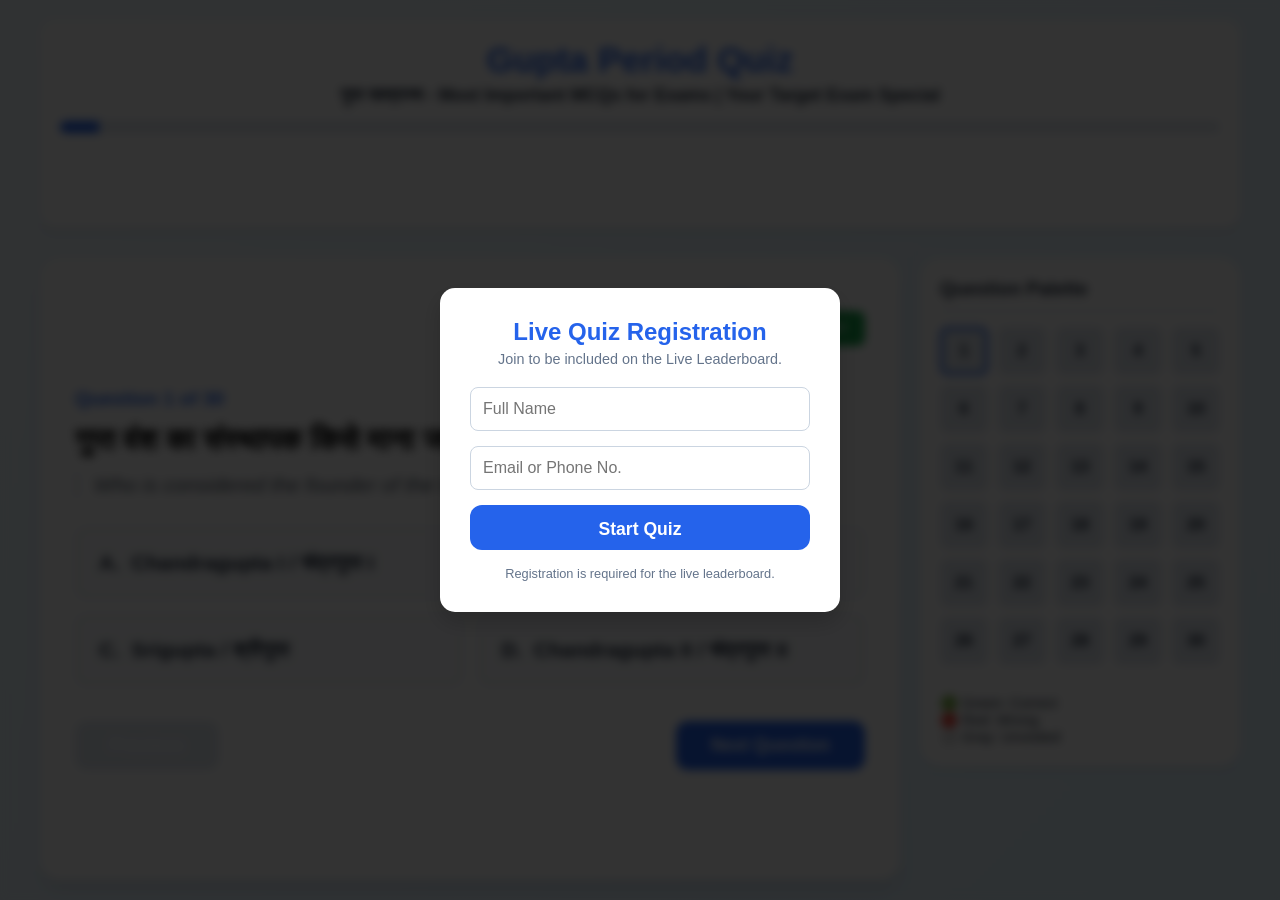
<file: Gupta-period.html>
<!DOCTYPE html>
<html lang="hi">
<head>
    <meta charset="UTF-8">
    <meta name="viewport" content="width=device-width, initial-scale=1.0">
    <title>Gupta Period Quiz - Your Target Exam Special</title>
    <style>
        :root {
            --primary: #2563eb;
            --primary-dark: #1e40af;
            --success: #16a34a;
            --danger: #dc2626;
            --gray-light: #f8fafc;
            --gray-med: #e2e8f0;
            --text-main: #1e293b;
            --white: #ffffff;
        }

        * {
            box-sizing: border-box;
            margin: 0;
            padding: 0;
            font-family: 'Segoe UI', Tahoma, Geneva, Verdana, sans-serif;
        }

        body {
            background: linear-gradient(135deg, #f0f9ff 0%, #e0f2fe 100%);
            color: var(--text-main);
            min-height: 100vh;
            padding: 20px;
            display: flex;
            justify-content: center;
        }

        .main-container {
            width: 100%;
            max-width: 1200px;
            display: grid;
            grid-template-columns: 1fr 320px;
            gap: 20px;
        }

        /* Header Area */
        .header-card {
            grid-column: 1 / -1;
            background: var(--white);
            padding: 20px;
            border-radius: 15px;
            box-shadow: 0 4px 6px -1px rgba(0,0,0,0.1);
            text-align: center;
            margin-bottom: 10px;
        }

        .header-card h1 { color: var(--primary); font-size: 2.2rem; margin-bottom: 5px; }
        .header-card p { font-weight: 600; color: var(--text-main); font-size: 1.1rem; }

        .progress-container {
            width: 100%;
            height: 12px;
            background: var(--gray-med);
            border-radius: 10px;
            margin-top: 15px;
            overflow: hidden;
        }

        .progress-bar {
            height: 100%;
            background: var(--primary);
            width: 0%;
            transition: width 0.4s ease;
        }

        /* Quiz Main Section */
        .quiz-card {
            background: var(--white);
            padding: 35px;
            border-radius: 20px;
            box-shadow: 0 10px 15px -3px rgba(0,0,0,0.1);
            position: relative;
        }

        .timer-controls {
            display: flex;
            align-items: center;
            justify-content: flex-end;
            gap: 12px;
            margin-bottom: 25px;
        }

        .timer-display {
            width: 70px;
            height: 70px;
            border-radius: 50%;
            border: 4px solid var(--primary);
            display: flex;
            align-items: center;
            justify-content: center;
            font-size: 1.8rem;
            font-weight: 800;
            color: var(--danger);
            background: var(--white);
        }

        .ctrl-btn {
            padding: 10px 18px;
            border: none;
            border-radius: 8px;
            cursor: pointer;
            font-weight: 800;
            color: white;
            transition: transform 0.1s;
        }
        .start-btn { background: var(--success); }
        .stop-btn { background: var(--danger); }
        .ctrl-btn:active { transform: scale(0.95); }

        .question-box { margin-bottom: 30px; }
        .q-meta { color: var(--primary); font-weight: bold; font-size: 1.2rem; margin-bottom: 8px; }
        .q-hindi { font-size: 1.9rem; font-weight: 700; line-height: 1.4; margin-bottom: 12px; color: #000; }
        .q-english { font-size: 1.3rem; color: #4b5563; font-style: italic; border-left: 4px solid var(--gray-med); padding-left: 15px; }

        /* Options */
        .options-grid { display: grid; grid-template-columns: 1fr 1fr; gap: 15px; }
        .option {
            background: var(--gray-light);
            border: 2px solid var(--gray-med);
            padding: 22px;
            border-radius: 12px;
            cursor: pointer;
            font-size: 1.3rem;
            font-weight: 600;
            transition: all 0.2s;
            display: flex;
            align-items: center;
        }
        .option:hover:not(.disabled) { border-color: var(--primary); background: #eff6ff; }
        .option.correct { background: var(--success) !important; color: white; border-color: var(--success); }
        .option.wrong { background: var(--danger) !important; color: white; border-color: var(--danger); }
        .option.disabled { cursor: not-allowed; }

        /* Explanation Box */
        .explanation {
            margin-top: 25px;
            padding: 20px;
            background: #f0fdf4;
            border-left: 6px solid var(--success);
            border-radius: 10px;
            display: none;
            animation: slideUp 0.4s ease-out;
        }
        @keyframes slideUp { from { opacity: 0; transform: translateY(20px); } to { opacity: 1; transform: translateY(0); } }

        /* Sidebar Palette */
        .sidebar { background: var(--white); padding: 20px; border-radius: 20px; box-shadow: 0 4px 6px rgba(0,0,0,0.05); height: fit-content; }
        .palette-grid { display: grid; grid-template-columns: repeat(5, 1fr); gap: 10px; margin-top: 15px; }
        .palette-item {
            aspect-ratio: 1;
            display: flex;
            align-items: center;
            justify-content: center;
            background: var(--gray-med);
            font-weight: bold;
            border-radius: 8px;
            cursor: pointer;
            border: 3px solid transparent;
            transition: 0.2s;
        }
        .palette-item.active { border-color: var(--primary); }
        .palette-item.correct { background: var(--success); color: white; }
        .palette-item.wrong { background: var(--danger); color: white; }

        /* Navigation */
        .nav-footer { margin-top: 35px; display: flex; justify-content: space-between; }
        .nav-btn { padding: 14px 35px; background: var(--primary); color: white; border: none; border-radius: 12px; font-weight: bold; cursor: pointer; font-size: 1.1rem; }
        .nav-btn:disabled { background: var(--gray-med); cursor: not-allowed; }

        .result-screen { text-align: center; display: none; }
        .score-display { font-size: 4rem; font-weight: 900; color: var(--primary); margin: 20px 0; }

        @media (max-width: 900px) {
            .main-container { grid-template-columns: 1fr; }
            .options-grid { grid-template-columns: 1fr; }
        }

        /* Registration Overlay & Leaderboard Styles */
        .registration-overlay {
            position: fixed;
            top: 0;
            left: 0;
            width: 100%;
            height: 100%;
            background: rgba(0, 0, 0, 0.8);
            backdrop-filter: blur(5px);
            display: flex;
            align-items: center;
            justify-content: center;
            z-index: 1000;
            transition: opacity 0.3s;
        }

        .registration-box {
            background: var(--white);
            padding: 30px;
            border-radius: 15px;
            width: 90%;
            max-width: 400px;
            text-align: center;
            box-shadow: 0 10px 25px rgba(0, 0, 0, 0.2);
        }

        .registration-box input {
            width: 100%;
            padding: 12px;
            margin-bottom: 15px;
            border: 1px solid #cbd5e1;
            border-radius: 8px;
            font-size: 1rem;
            color: var(--text-main);
        }

        .registration-box input:focus {
            outline: none;
            border-color: var(--primary);
        }

        .lb-container {
            margin-top: 30px;
            text-align: left;
            border-top: 2px solid #e2e8f0;
            padding-top: 20px;
        }

        .lb-item {
            display: flex;
            justify-content: space-between;
            padding: 10px;
            border-bottom: 1px solid #f1f5f9;
        }

        .lb-item:nth-child(even) {
            background: #f8fafc;
        }

        .rank-1 { font-weight: bold; color: #fbbf24; } /* Gold */
        .rank-2 { font-weight: bold; color: #94a3b8; } /* Silver */
        .rank-3 { font-weight: bold; color: #b45309; } /* Bronze */
    </style>
</head>
<body>

    <div id="registration-overlay" class="registration-overlay">
        <div class="registration-box">
            <h2 style="color: var(--primary); margin-bottom: 5px;">Live Quiz Registration</h2>
            <p style="color: #64748b; margin-bottom: 20px; font-size: 0.9rem;">Join to be included on the Live Leaderboard.</p>
            <form id="reg-form">
                <input type="text" id="reg-name" placeholder="Full Name" required>
                <input type="text" id="reg-contact" placeholder="Email or Phone No." required>
                <button type="submit" id="reg-submit" class="nav-btn" style="width: 100%; height: 45px;">Start Quiz</button>
            </form>
            <div id="reg-loader" style="display: none; margin-top: 15px; color: var(--primary); font-weight: bold;">Connecting to database... ⏳</div>
            <div id="reg-error" style="color: var(--danger); margin-top: 10px; display: none;">Error registering. Try again.</div>
            <p style="font-size: 0.8rem; color: #64748b; margin-top: 15px; line-height: 1.4;">Registration is required for the live leaderboard.</p>
        </div>
    </div>

<div class="main-container">
    <div class="header-card">
        <h1>Gupta Period Quiz</h1>
        <p>गुप्त साम्राज्य - Most Important MCQs for Exams | Your Target Exam Special</p>
        <div class="progress-container">
            <div class="progress-bar" id="progress-bar"></div>
        </div>
    </div>

    <main class="quiz-card">
        <div id="quiz-ui">
            <div class="timer-controls">
                <button class="ctrl-btn stop-btn" onclick="stopTimer()">STOP</button>
                <div class="timer-display" id="timer-text">25</div>
                <button class="ctrl-btn start-btn" onclick="startTimer()">START</button>
            </div>

            <div class="question-box">
                <div class="q-meta" id="q-label">Question 1 of 30</div>
                <p class="q-hindi" id="q-hindi"></p>
                <p class="q-english" id="q-english"></p>
            </div>

            <div class="options-grid" id="options-grid"></div>

            <div class="explanation" id="exp-box">
                <strong style="color:var(--success); font-size: 1.2rem;">स्पष्टीकरण (Explanation):</strong>
                <p id="exp-text" style="font-size: 1.25rem; margin-top: 8px; line-height: 1.5;"></p>
            </div>

            <div class="nav-footer">
                <button class="nav-btn" id="prev-btn" onclick="prevQuestion()" disabled>Previous</button>
                <button class="nav-btn" id="next-btn" onclick="nextQuestion()">Next Question</button>
            </div>
        </div>

        <div class="result-screen" id="result-screen">
            <h2 style="font-size: 2.5rem;">🎉 Quiz Completed!</h2>
            <div class="score-display" id="final-score">0/30</div>
            <p id="result-msg" style="font-size: 1.3rem; margin-bottom: 30px;"></p>
            <button class="nav-btn" onclick="location.reload()">Restart Quiz</button>
            
            <div class="lb-container">
                <h3 style="margin-bottom: 15px; text-align: center; color: var(--text-main);">🏆 Live Leaderboard</h3>
                <div id="lb-loading" style="text-align: center; color: #64748b; padding: 10px; display: none;">Fetching scores... ⏳</div>
                <div id="lb-list"></div>
            </div>
        </div>
    </main>

    <aside class="sidebar">
        <h3 style="border-bottom: 2px solid var(--gray-med); padding-bottom: 10px;">Question Palette</h3>
        <div class="palette-grid" id="palette-grid"></div>
        <div style="margin-top: 30px; font-size: 0.9rem;">
            <p>🟢 Green: Correct</p>
            <p>🔴 Red: Wrong</p>
            <p>⚪ Gray: Unvisited</p>
        </div>
    </aside>
</div>

<script>
    const questions = [
        {
            questionHindi: "गुप्त वंश का संस्थापक किसे माना जाता है?",
            questionEnglish: "Who is considered the founder of the Gupta dynasty?",
            options: ["Chandragupta I / चंद्रगुप्त I", "Samudragupta / समुद्रगुप्त", "Srigupta / श्रीगुप्त", "Chandragupta II / चंद्रगुप्त II"],
            correctIndex: 2,
            explanationHindi: "The Gupta dynasty was founded by Sri Gupta. / गुप्त वंश की स्थापना श्रीगुप्त द्वारा की गई थी।"
        },
        {
            questionHindi: "किस गुप्त शासक को \"भारत का नेपोलियन\" कहा जाता है?",
            questionEnglish: "Which Gupta ruler is known as the \"Napoleon of India\"?",
            options: ["Chandragupta I / चंद्रगुप्त I", "Chandragupta II / चंद्रगुप्त II", "Samudragupta / समुद्रगुप्त", "Skandagupta / स्कंदगुप्त"],
            correctIndex: 2,
            explanationHindi: "Samudragupta is known as the Napoleon of India due to his military conquests. / समुद्रगुप्त को उनकी सैन्य विजयों के कारण भारत का नेपोलियन कहा जाता है।"
        },
        {
            questionHindi: "गुप्त काल को अक्सर क्या कहा जाता है?",
            questionEnglish: "The Gupta period is often referred to as?",
            options: ["Silver Age of India / भारत का रजत युग", "Iron Age of India / भारत का लौह युग", "Bronze Age of India / भारत का कांस्य युग", "Golden Age of India / भारत का स्वर्ण युग"],
            correctIndex: 3,
            explanationHindi: "The Gupta period is called the \"Golden Age\" of India due to its achievements. / गुप्त काल को कला, विज्ञान और संस्कृति में महत्वपूर्ण उपलब्धियों के कारण भारत का \"स्वर्ण युग\" कहा जाता है।"
        },
        {
            questionHindi: "चंद्रगुप्त II के दरबार में प्रसिद्ध कवि और नाटककार कौन थे?",
            questionEnglish: "Who was the famous poet and playwright in the court of Chandragupta II?",
            options: ["Kalidasa / कालिदास", "Banabhatta / बाणभट्ट", "Bhavabhuti / भवभूति", "Bhasa / भास"],
            correctIndex: 0,
            explanationHindi: "Kalidasa was the most famous literary figure of Chandragupta II's court. / कालिदास चंद्रगुप्त II के दरबार के सबसे प्रसिद्ध साहित्यिक व्यक्ति थे।"
        },
        {
            questionHindi: "चंद्रगुप्त II के शासनकाल में किस विदेशी यात्री ने भारत का दौरा किया था?",
            questionEnglish: "Which foreign traveler visited India during the reign of Chandragupta II?",
            options: ["Ibn Battuta / इब्न बतूता", "Al-Biruni / अल-बिरूनी", "Faxian (Fa Hien) / फाह्यान", "Megasthenes / मेगस्थनीज"],
            correctIndex: 2,
            explanationHindi: "The famous Chinese traveler Faxian (Fa Hien) visited India during Chandragupta II's reign. / प्रसिद्ध चीनी यात्री फाह्यान ने चंद्रगुप्त II के शासनकाल के दौरान भारत का दौरा किया था।"
        },
        {
            questionHindi: "किस गुप्त शासक ने 'विक्रमादित्य' की उपाधि धारण की थी?",
            questionEnglish: "Which Gupta ruler assumed the title of 'Vikramaditya'?",
            options: ["Chandragupta I / चंद्रगुप्त I", "Samudragupta / समुद्रगुप्त", "Chandragupta II / चंद्रगुप्त II", "Skandagupta / स्कंदगुप्त"],
            correctIndex: 2,
            explanationHindi: "Chandragupta II adopted the title \"Vikramaditya\". / चंद्रगुप्त II ने \"विक्रमादित्य\" की उपाधि अपनाई थी।"
        },
        {
            questionHindi: "निम्नलिखित में से कौन सा ग्रंथ कालिदास द्वारा लिखा गया था?",
            questionEnglish: "Which of the following texts was written by Kalidasa?",
            options: ["Arthashastra / अर्थशास्त्र", "Manusmriti / मनुस्मृति", "Raghuvamsha / रघुवंश", "Harshacharita / हर्षचरित"],
            correctIndex: 2,
            explanationHindi: "\"Raghuvamsha\", \"Shakuntala\", and \"Meghadutam\" were written by Kalidasa. / \"रघुवंश\", \"शकुंतला\" और \"मेघदूतम्\" प्रसिद्ध कवि कालिदास द्वारा लिखे गए थे।"
        },
        {
            questionHindi: "गुप्त काल के दौरान कौन से प्रसिद्ध गणितज्ञ और खगोलशास्त्री रहते थे?",
            questionEnglish: "Which famous mathematician and astronomer lived during the Gupta period?",
            options: ["Aryabhata / आर्यभट्ट", "Varahamihira / वराहमिहिर", "Brahmagupta / ब्रह्मगुप्त", "All of the above / उपरोक्त सभी"],
            correctIndex: 3,
            explanationHindi: "Aryabhata, Varahamihira, and Brahmagupta all lived during the Gupta period. / आर्यभट्ट, वराहमिहिर और ब्रह्मगुप्त सभी गुप्त काल के दौरान जीवित थे।"
        },
        {
            questionHindi: "गुप्त लिपि किस प्राचीन लिपि से ली गई थी?",
            questionEnglish: "The Gupta script was derived from which ancient script?",
            options: ["Brahmi / ब्राह्मी", "Kharosthi / खरोष्ठी", "Devanagari / देवनागरी", "Siddham / सिद्धम"],
            correctIndex: 0,
            explanationHindi: "The Gupta script was derived from the ancient Brahmi script. / गुप्त लिपि प्राचीन ब्राह्मी लिपि से विकसित हुई थी।"
        },
        {
            questionHindi: "गुप्त वंश का अंतिम शासक कौन था?",
            questionEnglish: "Who was the last ruler of the Gupta dynasty?",
            options: ["Kumaragupta I / कुमारगुप्त I", "Skandagupta / स्कंदगुप्त", "Vishnugupta / विष्णुगुप्त", "Narasimhagupta / नरसिंहगुप्त"],
            correctIndex: 2,
            explanationHindi: "Vishnugupta is known as the last ruler of the Gupta dynasty. / विष्णुगुप्त को गुप्त वंश का अंतिम शासक माना जाता है।"
        },
        {
            questionHindi: "श्रीगुप्त का उत्तराधिकारी कौन सा गुप्त शासक था?",
            questionEnglish: "Which Gupta ruler was the successor of Sri Gupta?",
            options: ["Chandragupta I / चंद्रगुप्त I", "Chandragupta II / चंद्रगुप्त II", "Samudragupta / समुद्रगुप्त", "Ghatotkacha / घटोत्कच"],
            correctIndex: 3,
            explanationHindi: "Ghatotkacha was the successor of the founder, Sri Gupta. / घटोत्कच संस्थापक श्रीगुप्त के उत्तराधिकारी थे।"
        },
        {
            questionHindi: "महरौली का प्रसिद्ध लौह स्तंभ किस गुप्त शासक के शासनकाल में स्थापित किया गया था?",
            questionEnglish: "The famous iron pillar at Mehrauli was erected during the reign of which Gupta ruler?",
            options: ["Chandragupta I / चंद्रगुप्त I", "Chandragupta II / चंद्रगुप्त II", "Kumaragupta I / कुमारगुप्त I", "Skandagupta / स्कंदगुप्त"],
            correctIndex: 1,
            explanationHindi: "The Iron Pillar in Delhi was erected during the reign of Chandragupta II. / दिल्ली का लौह स्तंभ चंद्रगुप्त II के शासनकाल में स्थापित किया गया था।"
        },
        {
            questionHindi: "गुप्त काल के दौरान कौन सा प्रसिद्ध विश्वविद्यालय फला-फूला?",
            questionEnglish: "Which famous university flourished during the Gupta period?",
            options: ["Nalanda / नालंदा", "Takshashila / तक्षशिला", "Vikramashila / विक्रमशिला", "Odantapuri / ओदंतपुरी"],
            correctIndex: 0,
            explanationHindi: "Nalanda University became a major center of learning during the Gupta period. / गुप्त काल के दौरान नालंदा विश्वविद्यालय शिक्षा का एक प्रमुख केंद्र बन गया।"
        },
        {
            questionHindi: "किस गुप्त शासक ने 'कविराज' की उपाधि धारण की थी?",
            questionEnglish: "Which Gupta ruler assumed the title 'Kaviraja'?",
            options: ["Chandragupta I / चंद्रगुप्त I", "Samudragupta / समुद्रगुप्त", "Chandragupta II / चंद्रगुप्त II", "Kumaragupta I / कुमारगुप्त I"],
            correctIndex: 1,
            explanationHindi: "Samudragupta assumed the title 'Kaviraja', as he was also a musician. / समुद्रगुप्त ने 'कविराज' की उपाधि धारण की थी, क्योंकि वे एक संगीतकार भी थे।"
        },
        {
            questionHindi: "किस गुप्त सम्राट को 'महाराजाधिराज' कहा जाता था?",
            questionEnglish: "Which Gupta emperor was referred to as 'Maharajadhiraja'?",
            options: ["Chandragupta I / चंद्रगुप्त I", "Samudragupta / समुद्रगुप्त", "Chandragupta II / चंद्रगुप्त II", "Kumaragupta I / कुमारगुप्त I"],
            correctIndex: 0,
            explanationHindi: "Chandragupta I was the first Gupta ruler to be referred to as 'Maharajadhiraja'. / चंद्रगुप्त I को 'महाराजाधिराज' कहा जाता था।"
        },
        {
            questionHindi: "प्रसिद्ध अजंता की गुफाएँ किस राजवंश के दौरान पूरी हुई थीं?",
            questionEnglish: "The famous Ajanta caves were completed during which dynasty?",
            options: ["Maurya / मौर्य", "Satavahana / सातवाहन", "Gupta / गुप्त", "Chola / चोल"],
            correctIndex: 2,
            explanationHindi: "The creation of the Ajanta cave paintings happened primarily during the Gupta dynasty. / अजंता गुफा की चित्रकारी का निर्माण मुख्य रूप से गुप्त काल में हुआ था।"
        },
        {
            questionHindi: "हूणों के आक्रमणों को सफलतापूर्वक विफल करने के लिए किस गुप्त शासक को जाना जाता है?",
            questionEnglish: "Which Gupta ruler was known for successfully repelling the Huns invasions?",
            options: ["Chandragupta I / चंद्रगुप्त I", "Samudragupta / समुद्रगुप्त", "Chandragupta II / चंद्रगुप्त II", "Skandagupta / स्कंदगुप्त"],
            correctIndex: 3,
            explanationHindi: "Skandagupta successfully repelled the invasions of the Huns. / स्कंदगुप्त ने हूणों के आक्रमणों को सफलतापूर्वक विफल किया।"
        },
        {
            questionHindi: "नालंदा विश्वविद्यालय मुख्य रूप से किस अध्ययन के लिए जाना जाता था?",
            questionEnglish: "The Nalanda University was primarily known for the study of?",
            options: ["Medicine / चिकित्सा", "Astronomy / खगोल विज्ञान", "Buddhist philosophy / बौद्ध दर्शन", "Mathematics / गणित"],
            correctIndex: 2,
            explanationHindi: "The Nalanda University was a world center for Buddhist philosophy. / नालंदा विश्वविद्यालय मुख्य रूप से बौद्ध दर्शन के लिए प्रसिद्ध था।"
        },
        {
            questionHindi: "चंद्रगुप्त II के दरबारी खगोलशास्त्री कौन थे?",
            questionEnglish: "Who was the court astronomer of Chandragupta II?",
            options: ["Aryabhata / आर्यभट्ट", "Varahamihira / वराहमिहिर", "Brahmagupta / ब्रह्मगुप्त", "Bhaskara I / भास्कर I"],
            correctIndex: 1,
            explanationHindi: "Varahamihira served as the court astronomer for Chandragupta II. / वराहमिहिर चंद्रगुप्त II के दरबारी खगोलशास्त्री थे।"
        },
        {
            questionHindi: "प्रयागराज स्तंभ शिलालेख किस गुप्त शासक के बारे में जानकारी प्रदान करता है?",
            questionEnglish: "The Allahabad Pillar inscription provides information about which Gupta ruler?",
            options: ["Chandragupta I / चंद्रगुप्त I", "Samudragupta / समुद्रगुप्त", "Chandragupta II / चंद्रगुप्त II", "Skandagupta / स्कंदगुप्त"],
            correctIndex: 1,
            explanationHindi: "The Allahabad Pillar Inscription (Prayaga Prashasti) describes Samudragupta. / प्रयाग प्रशस्ति समुद्रगुप्त की उपलब्धियों का वर्णन करता है।"
        },
        {
            questionHindi: "किस गुप्त सम्राट ने संप्रभुता घोषित करने के लिए अश्वमेध यज्ञ किया था?",
            questionEnglish: "Which Gupta emperor performed the Ashvamedha sacrifice?",
            options: ["Chandragupta I / चंद्रगुप्त I", "Samudragupta / समुद्रगुप्त", "Chandragupta II / चंद्रगुप्त II", "Kumaragupta I / कुमारगुप्त I"],
            correctIndex: 1,
            explanationHindi: "Samudragupta performed the Ashvamedha Yajna to proclaim his sovereignty. / समुद्रगुप्त ने अपनी संप्रभुता घोषित करने के लिए अश्वमेध यज्ञ किया था।"
        },
        {
            questionHindi: "किस गुप्त शासक ने 'महेन्द्रादित्य' की उपाधि धारण की थी?",
            questionEnglish: "Which Gupta ruler assumed the title 'Mahendraditya'?",
            options: ["Purugupta / पुरुगुप्त", "Kumargupta I / कुमारगुप्त I", "Kumargupta II / कुमारगुप्त II", "Buddhgupta / बुद्धगुप्त"],
            correctIndex: 1,
            explanationHindi: "Kumargupta I assumed the title 'Mahendraditya'. / कुमारगुप्त I ने 'महेन्द्रादित्य' की उपाधि धारण की थी।"
        },
        {
            questionHindi: "किस शासक को खुद को वीणा बजाते हुए दर्शाने वाले सोने के सिक्के जारी करने के लिए जाना जाता था?",
            questionEnglish: "Who issued gold coins depicting himself playing the veena?",
            options: ["Chandragupta I / चंद्रगुप्त I", "Samudragupta / समुद्रगुप्त", "Chandragupta II / चंद्रगुप्त II", "Kumaragupta I / कुमारगुप्त I"],
            correctIndex: 1,
            explanationHindi: "Samudragupta issued coins depicting himself playing the veena. / समुद्रगुप्त ने खुद को वीणा बजाते हुए दर्शाने वाले सिक्के जारी किए।"
        },
        {
            questionHindi: "खगोल विज्ञान पर प्रसिद्ध ग्रंथ \"बृहत संहिता\" किसने लिखा था?",
            questionEnglish: "Who wrote the famous treatise on astronomy called “Brihat Samhita”?",
            options: ["Aryabhata / आर्यभट्ट", "Varahamihira / वराहमिहिर", "Brahmagupta / ब्रह्मगुप्त", "Bhaskara I / भास्कर I"],
            correctIndex: 1,
            explanationHindi: "“Brihat Samhita” was written by the scholar Varahamihira. / \"बृहत संहिता\" विद्वान वराहमिहिर द्वारा लिखा गया था।"
        },
        {
            questionHindi: "\"आर्यभटीय\" के लेखक कौन हैं?",
            questionEnglish: "Who is the author of “Aryabhatiya”?",
            options: ["Aryabhata / आर्यभट्ट", "Varahamihira / वराहमिहिर", "Brahmagupta / ब्रह्मगुप्त", "Bhaskara I / भास्कर I"],
            correctIndex: 0,
            explanationHindi: "\"Aryabhatiya\" and \"Surya Siddhanta\" were authored by Aryabhata. / \"आर्यभटीय\" और \"सूर्य सिद्धांत\" प्रसिद्ध विद्वान आर्यभट्ट द्वारा लिखे गए थे।"
        },
        {
            questionHindi: "चंद्रगुप्त I की मुख्य रानी कौन थीं?",
            questionEnglish: "Who was the chief queen of Chandragupta I?",
            options: ["Dattadevi / दत्तदेवी", "Kumaradevi / कुमारदेवी", "Dhruvadevi / ध्रुवदेवी", "Kuberanaga / कुबेरनागा"],
            correctIndex: 1,
            explanationHindi: "Kumaradevi (Lichchhavi princess) was the chief queen of Chandragupta I. / कुमारदेवी चंद्रगुप्त I की मुख्य रानी थीं।"
        },
        {
            questionHindi: "चंद्रगुप्त II के शासनकाल में गुप्त साम्राज्य की राजधानी क्या थी?",
            questionEnglish: "What was the capital of the Gupta Empire during Chandragupta II's reign?",
            options: ["Pataliputra / पाटलिपुत्र", "Ujjain / उज्जैन", "Mathura / मथुरा", "Kanauj / कन्नौज"],
            correctIndex: 0,
            explanationHindi: "Pataliputra remained the primary capital of the Gupta Empire. / पाटलिपुत्र गुप्त साम्राज्य की राजधानी थी।"
        },
        {
            questionHindi: "किस गुप्त सम्राट को पश्चिमी भारत के शक शासकों को हराने का श्रेय दिया जाता है?",
            questionEnglish: "Which Gupta emperor defeated the Shaka rulers of western India?",
            options: ["Samudragupta / समुद्रगुप्त", "Chandragupta II / चंद्रगुप्त II", "Skandagupta / स्कंदगुप्त", "Chandragupta I / चंद्रगुप्त I"],
            correctIndex: 1,
            explanationHindi: "Chandragupta II is credited with the conquest of the Shaka rulers (Western Satraps). / चंद्रगुप्त II को शक शासकों पर विजय का श्रेय दिया जाता है।"
        },
        {
            questionHindi: "\"गुप्त युग\" (Gupta era) की शुरुआत किस वर्ष में होती है?",
            questionEnglish: "The term “Gupta era” begins in which year?",
            options: ["319-320 CE", "375-376 CE", "450-451 CE", "600-601 CE"],
            correctIndex: 0,
            explanationHindi: "The Gupta era begins in 319-320 CE with the accession of Chandragupta I. / गुप्त युग 319-320 ईस्वी में शुरू होता है।"
        },
        {
            questionHindi: "निम्नलिखित में से कौन चंद्रगुप्त II का नवरत्न नहीं था?",
            questionEnglish: "Who among the following was not a navaratna of Chandragupta II?",
            options: ["Amarsimha / अमरसिंह", "Dhanvantri / धन्वंतरि", "Varahamihira / वराहमिहिर", "Bhaskaracharya / भास्कराचार्य"],
            correctIndex: 3,
            explanationHindi: "Bhaskaracharya lived much later and was not part of the Navaratnas. / भास्कराचार्य चंद्रगुप्त II के नवरत्नों में से एक नहीं थे।"
        }
    ];

    let currentQ = 0;
    let score = 0;
    let timeLeft = 25;
    let timerId = null;
    let answered = new Array(questions.length).fill(null);

    // Elements
    const qHindi = document.getElementById('q-hindi');
    const qEnglish = document.getElementById('q-english');
    const optionsGrid = document.getElementById('options-grid');
    const expBox = document.getElementById('exp-box');
    const expText = document.getElementById('exp-text');
    const timerText = document.getElementById('timer-text');
    const progressBar = document.getElementById('progress-bar');
    const paletteGrid = document.getElementById('palette-grid');
    const qLabel = document.getElementById('q-label');
    const quizUI = document.getElementById('quiz-ui');
    const resultScreen = document.getElementById('result-screen');

    function initPalette() {
        paletteGrid.innerHTML = '';
        questions.forEach((_, i) => {
            const item = document.createElement('div');
            item.className = 'palette-item';
            item.innerText = i + 1;
            item.id = `pal-${i}`;
            item.onclick = () => jumpTo(i);
            paletteGrid.appendChild(item);
        });
    }

    function jumpTo(index) {
        currentQ = index;
        loadQuestion();
    }

    function loadQuestion() {
        stopTimer();
        const q = questions[currentQ];
        
        qLabel.innerText = `Question ${currentQ + 1} of ${questions.length}`;
        qHindi.innerText = q.questionHindi;
        qEnglish.innerText = q.questionEnglish;
        
        optionsGrid.innerHTML = '';
        expBox.style.display = 'none';
        
        q.options.forEach((opt, i) => {
            const btn = document.createElement('div');
            btn.className = 'option';
            btn.innerHTML = `<strong>${String.fromCharCode(65+i)}.</strong> &nbsp; ${opt}`;
            
            if (answered[currentQ] !== null) {
                btn.classList.add('disabled');
                if (i === q.correctIndex) btn.classList.add('correct');
                if (answered[currentQ] === i && i !== q.correctIndex) btn.classList.add('wrong');
            } else {
                btn.onclick = () => selectOption(i);
            }
            optionsGrid.appendChild(btn);
        });

        if (answered[currentQ] !== null) {
            showExplanation();
        } else {
            timeLeft = 25;
            timerText.innerText = timeLeft;
            startTimer();
        }

        updateUI();
    }

    function selectOption(index) {
        if (answered[currentQ] !== null) return;
        
        stopTimer();
        answered[currentQ] = index;
        const q = questions[currentQ];
        
        if (index === q.correctIndex) {
            score++;
        }
        
        loadQuestion();
    }

    function showExplanation() {
        expBox.style.display = 'block';
        expText.innerText = questions[currentQ].explanationHindi;
    }

    function startTimer() {
        if (timerId) clearInterval(timerId);
        timerId = setInterval(() => {
            timeLeft--;
            timerText.innerText = timeLeft;
            if (timeLeft <= 0) {
                stopTimer();
                selectOption(-1); // Mark as skipped/wrong
            }
        }, 1000);
    }

    function stopTimer() {
        clearInterval(timerId);
    }

    function updateUI() {
        // Progress Bar
        const percent = ((currentQ + 1) / questions.length) * 100;
        progressBar.style.width = `${percent}%`;

        // Palette
        document.querySelectorAll('.palette-item').forEach(el => el.classList.remove('active'));
        const activePal = document.getElementById(`pal-${currentQ}`);
        activePal.classList.add('active');

        questions.forEach((_, i) => {
            const pal = document.getElementById(`pal-${i}`);
            if (answered[i] !== null) {
                if (answered[i] === questions[i].correctIndex) {
                    pal.classList.add('correct');
                } else {
                    pal.classList.add('wrong');
                }
            }
        });

        // Nav Buttons
        document.getElementById('prev-btn').disabled = currentQ === 0;
        document.getElementById('next-btn').innerText = currentQ === questions.length - 1 ? 'Finish' : 'Next Question';
    }

    function nextQuestion() {
        if (currentQ < questions.length - 1) {
            currentQ++;
            loadQuestion();
        } else {
            showResults();
        }
    }

    function prevQuestion() {
        if (currentQ > 0) {
            currentQ--;
            loadQuestion();
        }
    }

    function showResults() {
        quizUI.style.display = 'none';
        resultScreen.style.display = 'block';
        document.getElementById('final-score').innerText = `${score} / ${questions.length}`;
        
        let msg = "";
        const ratio = score / questions.length;
        if (ratio >= 0.8) msg = "Excellent! You are a master of Gupta History.";
        else if (ratio >= 0.5) msg = "Good Job! Keep practicing to improve your score.";
        else msg = "Keep studying! The Gupta Period is full of fascinating history.";
        
        document.getElementById('result-msg').innerText = msg;

        // Submit score and fetch leaderboard
        const lbLoading = document.getElementById('lb-loading');
        lbLoading.style.display = 'block';

        if (studentId) {
            fetch(SCRIPT_URL, {
                method: 'POST',
                body: JSON.stringify({ action: 'submitScore', id: studentId, score: score })
            }).then(() => fetchLeaderboard())
                .catch(e => { console.error(e); lbLoading.innerText = 'Failed to load leaderboard.'; });
        } else {
            fetchLeaderboard();
        }
    }

    // --- Live Quiz Registration & Leaderboard Logic ---
    const SCRIPT_URL = 'https://script.google.com/macros/s/AKfycbzKp_hbUcFmKuAFl3GdkvnzGAeYvP-SQ3fKAm7yJKqJoKYGisjvxSsq9elpdS0izyPEXA/exec';
    const QUIZ_NAME = 'Gupta Period Quiz';
    let studentId = null;

    document.getElementById('reg-form').addEventListener('submit', function (e) {
        e.preventDefault();
        const name = document.getElementById('reg-name').value;
        const contact = document.getElementById('reg-contact').value;
        const btn = document.getElementById('reg-submit');

        btn.disabled = true;
        document.getElementById('reg-loader').style.display = 'block';
        document.getElementById('reg-error').style.display = 'none';

        fetch(SCRIPT_URL, {
            method: 'POST',
            body: JSON.stringify({ action: 'register', quizName: QUIZ_NAME, name: name, contact: contact })
        }).then(r => r.json()).then(data => {
            if (data.status === 'success') {
                studentId = data.id;
                document.getElementById('registration-overlay').style.display = 'none';
            } else {
                throw new Error('Server error');
            }
        }).catch(err => {
            console.error('Registration error:', err);
            document.getElementById('reg-error').style.display = 'block';
            btn.disabled = false;
            document.getElementById('reg-loader').style.display = 'none';
        });
    });

    // Start App
    initPalette();
    loadQuestion();

    function fetchLeaderboard() {
        fetch(SCRIPT_URL + '?quizName=' + encodeURIComponent(QUIZ_NAME))
            .then(r => r.json())
            .then(data => renderLeaderboard(data))
            .catch(e => { 
                console.error(e); 
                document.getElementById('lb-loading').innerText = 'Failed to load leaderboard.'; 
            });
    }

    function renderLeaderboard(data) {
        document.getElementById('lb-loading').style.display = 'none';
        const lbList = document.getElementById('lb-list');
        lbList.innerHTML = '';
        if (!data || data.length === 0) { 
            lbList.innerHTML = '<p style="text-align: center;">No scores yet.</p>'; 
            return; 
        }
        data.forEach((entry, i) => {
            let rClass = '';
            if (i === 0) rClass = 'rank-1'; 
            else if (i === 1) rClass = 'rank-2'; 
            else if (i === 2) rClass = 'rank-3';
            lbList.innerHTML += `<div class="lb-item"><span class="${rClass}">#${i + 1} ${entry.name}</span><span style="font-weight:bold;">${entry.score} pts</span></div>`;
        });
    }

</script>

</body>
</html>
</file>
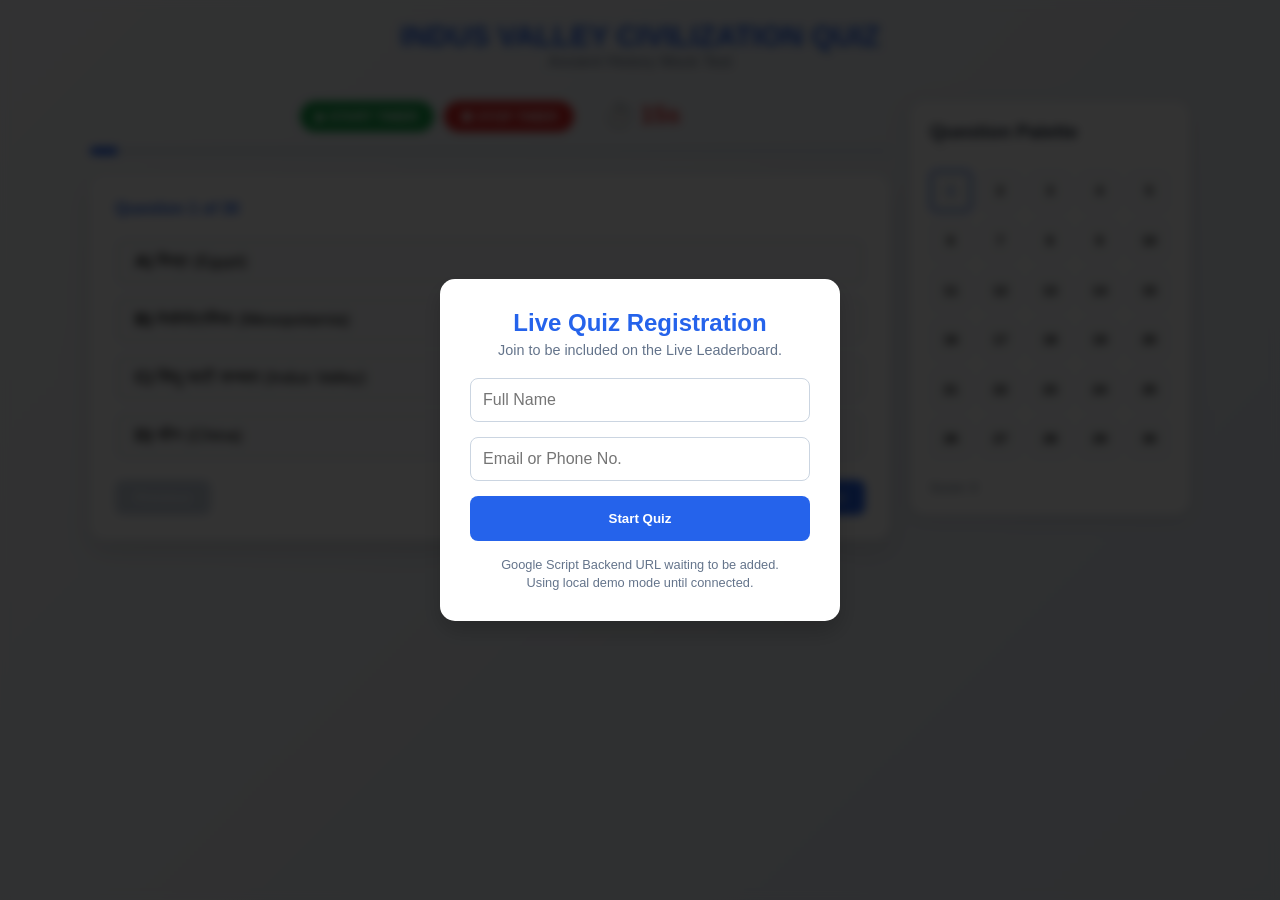
<file: ivc-quiz.html>
<!DOCTYPE html>
<html lang="en">

<head>
    <meta charset="UTF-8">
    <meta name="viewport" content="width=device-width, initial-scale=1.0">
    <title>Indus Valley Civilization Quiz</title>
    <style>
        :root {
            --primary: #2563eb;
            --primary-dark: #1e40af;
            --success: #16a34a;
            --danger: #dc2626;
            --bg-gradient: linear-gradient(135deg, #f8fafc 0%, #e2e8f0 100%);
            --card-bg: #ffffff;
            --text-main: #1e293b;
            --text-muted: #64748b;
        }

        * {
            box-sizing: border-box;
            margin: 0;
            padding: 0;
            font-family: 'Segoe UI', sans-serif;
        }

        body {
            background: var(--bg-gradient);
            min-height: 100vh;
            display: flex;
            flex-direction: column;
            align-items: center;
            padding: 20px;
            color: var(--text-main);
        }

        header {
            text-align: center;
            margin-bottom: 20px;
            width: 100%;
            max-width: 1100px;
        }

        h1 {
            color: var(--primary);
            font-size: 1.8rem;
            text-transform: uppercase;
        }

        .subtitle {
            color: var(--text-muted);
            font-size: 1rem;
            margin-bottom: 10px;
        }

        /* Main Layout */
        .main-wrapper {
            display: flex;
            gap: 20px;
            width: 100%;
            max-width: 1200px;
            flex-wrap: wrap;
            justify-content: center;
        }

        /* Quiz Section */
        .quiz-section {
            flex: 1;
            min-width: 350px;
            max-width: 800px;
        }

        /* Right Palette Section */
        .palette-section {
            width: 280px;
            background: var(--card-bg);
            border-radius: 15px;
            padding: 20px;
            box-shadow: 0 4px 15px rgba(0, 0, 0, 0.1);
            height: fit-content;
        }

        .palette-grid {
            display: grid;
            grid-template-columns: repeat(5, 1fr);
            gap: 8px;
            margin-top: 15px;
        }

        .palette-btn {
            aspect-ratio: 1;
            border: 1px solid #e2e8f0;
            background: #f8fafc;
            border-radius: 6px;
            cursor: pointer;
            font-size: 0.8rem;
            font-weight: bold;
            display: flex;
            align-items: center;
            justify-content: center;
        }

        .palette-btn.active {
            border: 2px solid var(--primary);
            color: var(--primary);
        }

        .palette-btn.visited {
            background: #e2e8f0;
        }

        .palette-btn.correct {
            background: var(--success);
            color: white;
            border: none;
        }

        .palette-btn.wrong {
            background: var(--danger);
            color: white;
            border: none;
        }

        /* Timer Controls */
        .timer-controls {
            display: flex;
            gap: 10px;
            justify-content: center;
            margin-bottom: 15px;
        }

        .control-btn {
            padding: 8px 16px;
            border-radius: 20px;
            border: none;
            cursor: pointer;
            font-weight: bold;
            color: white;
            transition: opacity 0.2s;
        }

        .btn-start {
            background: var(--success);
        }

        .btn-stop {
            background: var(--danger);
        }

        /* Card Styles */
        .quiz-card {
            background: var(--card-bg);
            border-radius: 15px;
            box-shadow: 0 10px 25px rgba(0, 0, 0, 0.1);
            padding: 25px;
            margin-bottom: 20px;
        }

        .progress-bar {
            height: 8px;
            background: #e2e8f0;
            border-radius: 4px;
            margin-bottom: 20px;
            overflow: hidden;
        }

        #progress-fill {
            height: 100%;
            background: var(--primary);
            width: 0%;
            transition: 0.3s;
        }

        .question-hindi {
            font-size: 1.3rem;
            margin-bottom: 10px;
            line-height: 1.4;
        }

        .question-english {
            font-size: 1rem;
            color: var(--text-muted);
            font-style: italic;
            margin-bottom: 20px;
        }

        .options-grid {
            display: grid;
            gap: 10px;
        }

        .option-btn {
            background: #f8fafc;
            border: 2px solid #e2e8f0;
            padding: 12px 18px;
            border-radius: 10px;
            cursor: pointer;
            text-align: left;
            font-size: 1.05rem;
            transition: 0.2s;
        }

        .option-btn:hover:not(:disabled) {
            border-color: var(--primary);
            background: #eff6ff;
        }

        .option-btn.correct {
            background: #dcfce7 !important;
            border-color: var(--success) !important;
        }

        .option-btn.wrong {
            background: #fee2e2 !important;
            border-color: var(--danger) !important;
        }

        #explanation {
            margin-top: 20px;
            padding: 15px;
            background: #f0f7ff;
            border-left: 4px solid var(--primary);
            display: none;
            animation: fadeIn 0.4s;
        }

        .nav-footer {
            display: flex;
            justify-content: space-between;
            margin-top: 20px;
        }

        .nav-btn {
            padding: 10px 20px;
            border: none;
            border-radius: 8px;
            background: var(--primary);
            color: white;
            cursor: pointer;
            font-weight: bold;
        }

        .nav-btn:disabled {
            background: #cbd5e1;
            cursor: not-allowed;
        }

        @keyframes fadeIn {
            from {
                opacity: 0;
            }

            to {
                opacity: 1;
            }
        }

        #result-screen {
            display: none;
            text-align: center;
        }

        /* Registration Overlay & Leaderboard Styles */
        .registration-overlay {
            position: fixed;
            top: 0;
            left: 0;
            width: 100%;
            height: 100%;
            background: rgba(0, 0, 0, 0.8);
            backdrop-filter: blur(5px);
            display: flex;
            align-items: center;
            justify-content: center;
            z-index: 1000;
            transition: opacity 0.3s;
        }

        .registration-box {
            background: var(--card-bg);
            padding: 30px;
            border-radius: 15px;
            width: 90%;
            max-width: 400px;
            text-align: center;
            box-shadow: 0 10px 25px rgba(0, 0, 0, 0.2);
        }

        .registration-box input {
            width: 100%;
            padding: 12px;
            margin-bottom: 15px;
            border: 1px solid #cbd5e1;
            border-radius: 8px;
            font-size: 1rem;
            color: var(--text-main);
        }

        .registration-box input:focus {
            outline: none;
            border-color: var(--primary);
        }

        .lb-container {
            margin-top: 30px;
            text-align: left;
            border-top: 2px solid #e2e8f0;
            padding-top: 20px;
        }

        .lb-item {
            display: flex;
            justify-content: space-between;
            padding: 10px;
            border-bottom: 1px solid #f1f5f9;
        }

        .lb-item:nth-child(even) {
            background: #f8fafc;
        }

        .rank-1 {
            font-weight: bold;
            color: #fbbf24;
        }

        /* Gold */
        .rank-2 {
            font-weight: bold;
            color: #94a3b8;
        }

        /* Silver */
        .rank-3 {
            font-weight: bold;
            color: #b45309;
        }

        /* Bronze */
    </style>
</head>

<body>
    <div id="registration-overlay" class="registration-overlay">
        <div class="registration-box">
            <h2 style="color: var(--primary); margin-bottom: 5px;">Live Quiz Registration</h2>
            <p style="color: var(--text-muted); margin-bottom: 20px; font-size: 0.9rem;">Join to be included on the Live
                Leaderboard.</p>
            <form id="reg-form">
                <input type="text" id="reg-name" placeholder="Full Name" required>
                <input type="text" id="reg-contact" placeholder="Email or Phone No." required>
                <button type="submit" id="reg-submit" class="nav-btn" style="width: 100%; height: 45px;">Start
                    Quiz</button>
            </form>
            <div id="reg-loader" style="display: none; margin-top: 15px; color: var(--primary); font-weight: bold;">
                Connecting to database... ⏳</div>
            <div id="reg-error" style="color: var(--danger); margin-top: 10px; display: none;">Error registering. Try
                again.</div>
            <p style="font-size: 0.8rem; color: var(--text-muted); margin-top: 15px; line-height: 1.4;">Google Script
                Backend URL waiting to be added.<br>Using local demo mode until connected.</p>
        </div>
    </div>
    <header>
        <h1>Indus Valley Civilization Quiz</h1>
        <div class="subtitle">Ancient History Mock Test</div>
    </header>

    <div class="main-wrapper">
        <div class="quiz-section">
            <div class="timer-controls">
                <button class="control-btn btn-start" onclick="startTimer()">▶ START TIMER</button>
                <button class="control-btn btn-stop" onclick="stopTimer()">⏹ STOP TIMER</button>
                <div style="font-size: 1.5rem; font-weight: bold; margin-left: 20px; color: var(--danger);">
                    ⏱️ <span id="timer-sec">15</span>s
                </div>
            </div>

            <div class="progress-bar">
                <div id="progress-fill"></div>
            </div>

            <div class="quiz-card" id="quiz-box">
                <div style="font-weight: bold; color: var(--primary); margin-bottom: 10px;" id="q-count">Question 1 of
                    40</div>
                <div class="question-hindi" id="q-hindi"></div>
                <div class="question-english" id="q-english"></div>

                <div class="options-grid" id="options-box"></div>

                <div id="explanation">
                    <strong>Explanation:</strong>
                    <p id="exp-text" style="margin-top: 5px;"></p>
                </div>

                <div class="nav-footer">
                    <button class="nav-btn" id="prev-btn" onclick="prevQ()">Previous</button>
                    <button class="nav-btn" id="next-btn" onclick="nextQ()">Next</button>
                </div>
            </div>

            <div class="quiz-card" id="result-screen">
                <h2>Quiz Completed!</h2>
                <h1 style="font-size: 4rem; margin: 20px 0; color: var(--primary);" id="final-score">0 / 0</h1>
                <p id="total-text">Total Questions: 0</p>

                <div class="lb-container">
                    <h3 style="margin-bottom: 15px; text-align: center; color: var(--text-main);">🏆 Live Leaderboard
                    </h3>
                    <div id="lb-loading"
                        style="text-align: center; color: var(--text-muted); padding: 10px; display: none;">Fetching
                        scores... ⏳</div>
                    <div id="lb-list"></div>
                </div>

                <button class="nav-btn" style="margin-top: 25px; width: 100%;" onclick="location.reload()">Restart
                    Quiz</button>
            </div>
        </div>

        <div class="palette-section">
            <h3 style="border-bottom: 2px solid #eee; padding-bottom: 10px;">Question Palette</h3>
            <div class="palette-grid" id="palette"></div>
            <div style="margin-top: 20px; font-size: 0.8rem; color: var(--text-muted);">
                <p>Score: <span id="live-score">0</span></p>
            </div>
        </div>
    </div>

    <script>
        // Data truncated for brevity in code view but included in the logic
        const questions = [
    {
        "qH": "",
        "qE": "",
        "opt": [
            "मिस्र (Egypt)",
            "मेसोपोटामिया (Mesopotamia)",
            "सिंधु घाटी सभ्यता (Indus Valley)",
            "चीन (China)"
        ],
        "ans": 2,
        "exp": ""
    },
    {
        "qH": "",
        "qE": "",
        "opt": [
            "रजत (Silver)",
            "टिन (Tin)",
            "स्वर्ण (Gold)",
            "कांस्य (Bronze)"
        ],
        "ans": 3,
        "exp": ""
    },
    {
        "qH": "",
        "qE": "",
        "opt": [
            "1926",
            "1932",
            "1921",
            "1905"
        ],
        "ans": 2,
        "exp": ""
    },
    {
        "qH": "",
        "qE": "",
        "opt": [
            "सर जॉन मार्शल",
            "आर. डी. बनर्जी",
            "ए. कनिंघम",
            "दयाराम साहनी"
        ],
        "ans": 3,
        "exp": ""
    },
    {
        "qH": "",
        "qE": "",
        "opt": [
            "लोथल (Lothal)",
            "मोहनजोदड़ो (Mohenjo-Daro)",
            "चन्हुदड़ो (Chanhudaro)",
            "हड़प्पा (Harappa)"
        ],
        "ans": 3,
        "exp": ""
    },
    {
        "qH": "",
        "qE": "",
        "opt": [
            "रेगिस्तान का टीला",
            "नदीमुख-भूमि का टीला",
            "मृतकों का टीला",
            "जीवन का टीला"
        ],
        "ans": 2,
        "exp": ""
    },
    {
        "qH": "",
        "qE": "",
        "opt": [
            "मोहनजोदड़ो",
            "लोथल",
            "धोलावीरा",
            "कालीबंगा"
        ],
        "ans": 0,
        "exp": ""
    },
    {
        "qH": "",
        "qE": "",
        "opt": [
            "चट्टान कटौती की वस्तुकला",
            "बंदरगाह",
            "कपास की खेती",
            "मिट्टी के पात्र"
        ],
        "ans": 3,
        "exp": ""
    },
    {
        "qH": "",
        "qE": "",
        "opt": [
            "चन्हूदड़ों",
            "कालीबंगा",
            "हड़प्पा",
            "मोहनजोदड़ों"
        ],
        "ans": 1,
        "exp": ""
    },
    {
        "qH": "",
        "qE": "",
        "opt": [
            "कालीबंगन",
            "हड़प्पा",
            "मोहनजोदड़ो",
            "चन्हुदड़ो"
        ],
        "ans": 3,
        "exp": ""
    },
    {
        "qH": "",
        "qE": "",
        "opt": [
            "चन्हूदड़ो",
            "धोलावीरा",
            "लोथल",
            "कालीबंगा"
        ],
        "ans": 2,
        "exp": ""
    },
    {
        "qH": "",
        "qE": "",
        "opt": [
            "साबरमती",
            "कृष्णा",
            "पेरियार",
            "नर्मदा"
        ],
        "ans": 0,
        "exp": ""
    },
    {
        "qH": "",
        "qE": "",
        "opt": [
            "चार (Four)",
            "दो (Two)",
            "पाँच (Five)",
            "तीन (Three)"
        ],
        "ans": 3,
        "exp": ""
    },
    {
        "qH": "",
        "qE": "",
        "opt": [
            "चट्टान से निर्मित स्थापत्य",
            "बंदरगाह",
            "जल संरक्षण",
            "मिट्टी के पात्र"
        ],
        "ans": 2,
        "exp": ""
    },
    {
        "qH": "",
        "qE": "",
        "opt": [
            "लोथल",
            "बनवाली",
            "कश्मीर",
            "अमृणाल"
        ],
        "ans": 1,
        "exp": ""
    },
    {
        "qH": "",
        "qE": "",
        "opt": [
            "भैंस (Buffalo)",
            "भेड़ (Sheep)",
            "गाय (Cow)",
            "सूअर (Pig)"
        ],
        "ans": 2,
        "exp": ""
    },
    {
        "qH": "",
        "qE": "",
        "opt": [
            "राणा घुंडई",
            "बुर्ज़होम",
            "मेहरगढ़",
            "पलवोय"
        ],
        "ans": 1,
        "exp": ""
    },
    {
        "qH": "",
        "qE": "",
        "opt": [
            "बालाकोट",
            "कालीबंगन",
            "नागेश्वर",
            "शोरतुगई"
        ],
        "ans": 3,
        "exp": ""
    },
    {
        "qH": "",
        "qE": "",
        "opt": [
            "ईंटों (Bricks)",
            "सिलखड़ी (Steatite)",
            "पीतल (Brass)",
            "ग्रेनाइट (Granite)"
        ],
        "ans": 1,
        "exp": ""
    },
    {
        "qH": "",
        "qE": "",
        "opt": [
            "मेसोपोटामियाई सभ्यता",
            "सिंधु घाटी सभ्यता",
            "फारस सभ्यता",
            "मिस्त्र सभ्यता"
        ],
        "ans": 1,
        "exp": ""
    },
    {
        "qH": "",
        "qE": "",
        "opt": [
            "विष्णु",
            "पशुपति",
            "इंद्र",
            "ब्रह्मा"
        ],
        "ans": 1,
        "exp": ""
    },
    {
        "qH": "",
        "qE": "",
        "opt": [
            "ग्रामीण",
            "शहरी",
            "खानाबदोश",
            "जनजातीय"
        ],
        "ans": 1,
        "exp": ""
    },
    {
        "qH": "",
        "qE": "",
        "opt": [
            "ईंट (Brick)",
            "बाँस (Bamboo)",
            "पत्थर (Stone)",
            "लकड़ी (Wood)"
        ],
        "ans": 0,
        "exp": ""
    },
    {
        "qH": "",
        "qE": "",
        "opt": [
            "मिस्त्री सभ्यता",
            "सिंधु घाटी सभ्यता",
            "चीनी सभ्यता",
            "मेसोपोटामिया सभ्यता"
        ],
        "ans": 1,
        "exp": ""
    },
    {
        "qH": "",
        "qE": "",
        "opt": [
            "सोना (Gold)",
            "तांबा (Copper)",
            "चांदी (Silver)",
            "लोहा (Iron)"
        ],
        "ans": 3,
        "exp": ""
    },
    {
        "qH": "",
        "qE": "",
        "opt": [
            "व्यापार",
            "पशुपालन",
            "शिकार",
            "कृषि"
        ],
        "ans": 3,
        "exp": ""
    },
    {
        "qH": "",
        "qE": "",
        "opt": [
            "चन्हूदड़ो",
            "मोहनजोदड़ो",
            "लोथल",
            "कालीबंगा"
        ],
        "ans": 2,
        "exp": ""
    },
    {
        "qH": "",
        "qE": "",
        "opt": [
            "मोहनजोदड़ो",
            "हड़प्पा",
            "चन्हुदाड़ो",
            "लोथल"
        ],
        "ans": 3,
        "exp": ""
    },
    {
        "qH": "",
        "qE": "",
        "opt": [
            "सोतका कोह",
            "सुत्कगेंडोर",
            "सुरकोटदा",
            "रंगपुर"
        ],
        "ans": 2,
        "exp": ""
    },
    {
        "qH": "",
        "qE": "",
        "opt": [
            "राखीगढ़ी",
            "कालीबंगा",
            "लोथल",
            "धोलावीरा"
        ],
        "ans": 0,
        "exp": ""
    }
];

        let cur = 0;
        let score = 0;
        let timer;
        let timeLeft = 15;
        let answered = new Array(questions.length).fill(null);

        function initPalette() {
            const palette = document.getElementById('palette');
            palette.innerHTML = '';
            questions.forEach((_, i) => {
                const btn = document.createElement('button');
                btn.className = 'palette-btn';
                btn.id = `pal-${i}`;
                btn.textContent = i + 1;
                btn.onclick = () => jumpTo(i);
                palette.appendChild(btn);
            });
        }

        function jumpTo(i) {
            cur = i;
            loadQ();
        }

        function loadQ() {
            stopTimer();
            timeLeft = 15;
            document.getElementById('timer-sec').textContent = timeLeft;

            const q = questions[cur];
            document.getElementById('q-count').textContent = `Question ${cur + 1} of ${questions.length}`;
            document.getElementById('q-hindi').textContent = q.qH;
            document.getElementById('q-english').textContent = q.qE;
            document.getElementById('progress-fill').style.width = `${((cur + 1) / questions.length) * 100}%`;

            const box = document.getElementById('options-box');
            box.innerHTML = '';
            q.opt.forEach((o, i) => {
                const b = document.createElement('button');
                b.className = 'option-btn';
                if (answered[cur] !== null) {
                    if (i === q.ans) b.classList.add('correct');
                    if (answered[cur] === i && i !== q.ans) b.classList.add('wrong');
                    b.disabled = true;
                }
                b.innerHTML = `<b>${String.fromCharCode(65 + i)})</b> ${o}`;
                b.onclick = () => select(i);
                box.appendChild(b);
            });

            const exp = document.getElementById('explanation');
            if (answered[cur] !== null) {
                exp.style.display = 'block';
                document.getElementById('exp-text').textContent = q.exp;
            } else {
                exp.style.display = 'none';
            }

            // Update Palette
            document.querySelectorAll('.palette-btn').forEach(b => b.classList.remove('active'));
            document.getElementById(`pal-${cur}`).classList.add('active');

            document.getElementById('prev-btn').disabled = cur === 0;
            document.getElementById('next-btn').textContent = cur === questions.length - 1 ? "Finish" : "Next";
        }

        function select(idx) {
            if (answered[cur] !== null) return;
            stopTimer();
            answered[cur] = idx;
            const q = questions[cur];
            const pBtn = document.getElementById(`pal-${cur}`);

            if (idx === q.ans) {
                score++;
                pBtn.classList.add('correct');
            } else {
                pBtn.classList.add('wrong');
            }
            document.getElementById('live-score').textContent = score;
            loadQ();
        }

        function startTimer() {
            if (answered[cur] !== null) return;
            clearInterval(timer);
            timer = setInterval(() => {
                timeLeft--;
                document.getElementById('timer-sec').textContent = timeLeft;
                if (timeLeft <= 0) {
                    stopTimer();
                    select(-1); // Mark as wrong/missed
                }
            }, 1000);
        }

        function stopTimer() { clearInterval(timer); }

        function nextQ() {
            if (cur < questions.length - 1) { cur++; loadQ(); }
            else { showResult(); }
        }

        function prevQ() { if (cur > 0) { cur--; loadQ(); } }

        function showResult() {
            document.getElementById('quiz-box').style.display = 'none';
            const rs = document.getElementById('result-screen');
            rs.style.display = 'block';
            document.getElementById('final-score').textContent = `${score} / ${questions.length}`;
            document.getElementById('total-text').textContent = `Total Questions: ${questions.length}`;

            const lbLoading = document.getElementById('lb-loading');
            lbLoading.style.display = 'block';

            if (studentId === 'demo-id' || SCRIPT_URL === 'YOUR_GOOGLE_APPS_SCRIPT_URL_HERE') {
                setTimeout(() => {
                    const currentScore = { name: document.getElementById('reg-name').value || 'You', score: score };
                    let mockData = [
                        { name: 'Demo Hero', score: 39 },
                        { name: 'Om Kumar', score: 36 },
                        { name: 'Test Student', score: 30 },
                        currentScore
                    ];
                    // sort by score descending
                    mockData.sort((a, b) => b.score - a.score);
                    // take top 10
                    renderLeaderboard(mockData.slice(0, 10));
                }, 1000);
            } else if (studentId) {
                fetch(SCRIPT_URL, {
                    method: 'POST',
                    body: JSON.stringify({ action: 'submitScore', id: studentId, score: score })
                }).then(() => fetchLeaderboard())
                    .catch(e => { console.error(e); lbLoading.innerText = 'Failed to load leaderboard.'; });
            }
        }

        function fetchLeaderboard() {
            fetch(SCRIPT_URL + '?quizName=' + encodeURIComponent(QUIZ_NAME))
                .then(r => r.json())
                .then(data => renderLeaderboard(data))
                .catch(e => { console.error(e); document.getElementById('lb-loading').innerText = 'Failed to load leaderboard.'; });
        }

        function renderLeaderboard(data) {
            document.getElementById('lb-loading').style.display = 'none';
            const lbList = document.getElementById('lb-list');
            lbList.innerHTML = '';
            if (!data || data.length === 0) { lbList.innerHTML = '<p style="text-align: center;">No scores yet.</p>'; return; }
            data.forEach((entry, i) => {
                let rClass = '';
                if (i === 0) rClass = 'rank-1'; else if (i === 1) rClass = 'rank-2'; else if (i === 2) rClass = 'rank-3';
                lbList.innerHTML += `<div class="lb-item"><span class="${rClass}">#${i + 1} ${entry.name}</span><span style="font-weight:bold;">${entry.score} pts</span></div>`;
            });
        }

        // --- Live Quiz Registration Logic ---
        const SCRIPT_URL = 'https://script.google.com/macros/s/AKfycbzKp_hbUcFmKuAFl3GdkvnzGAeYvP-SQ3fKAm7yJKqJoKYGisjvxSsq9elpdS0izyPEXA/exec';
        const QUIZ_NAME = 'Indus Valley Civilization Quiz';
        let studentId = null;

        document.getElementById('reg-form').addEventListener('submit', function (e) {
            e.preventDefault();
            const name = document.getElementById('reg-name').value;
            const contact = document.getElementById('reg-contact').value;
            const btn = document.getElementById('reg-submit');

            if (SCRIPT_URL === 'YOUR_GOOGLE_APPS_SCRIPT_URL_HERE') {
                studentId = 'demo-id';
                document.getElementById('registration-overlay').style.display = 'none';
                return;
            }

            btn.disabled = true;
            document.getElementById('reg-loader').style.display = 'block';
            document.getElementById('reg-error').style.display = 'none';

            fetch(SCRIPT_URL, {
                method: 'POST',
                body: JSON.stringify({ action: 'register', quizName: QUIZ_NAME, name: name, contact: contact })
            }).then(r => r.json()).then(data => {
                if (data.status === 'success') {
                    studentId = data.id;
                    document.getElementById('registration-overlay').style.display = 'none';
                } else {
                    throw new Error('Server error');
                }
            }).catch(err => {
                document.getElementById('reg-error').style.display = 'block';
                btn.disabled = false;
                document.getElementById('reg-loader').style.display = 'none';
            });
        });

        initPalette();
        loadQ();
    </script>
</body>

</html>
</file>
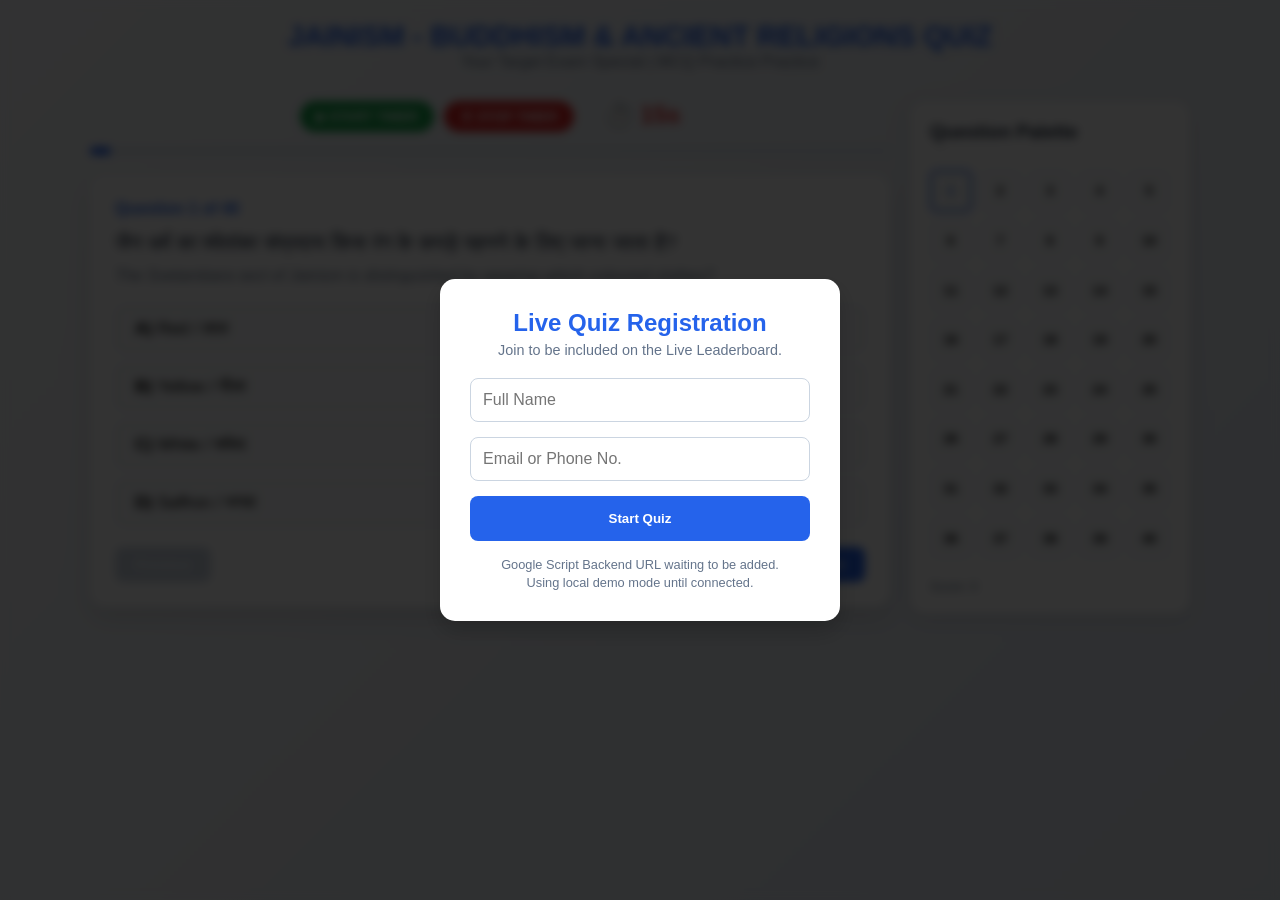
<file: jain-buddh-quiz.html>
<!DOCTYPE html>
<html lang="en">

<head>
    <meta charset="UTF-8">
    <meta name="viewport" content="width=device-width, initial-scale=1.0">
    <title>Vedic Age Quiz - Your Target Exam Special</title>
    <style>
        :root {
            --primary: #2563eb;
            --primary-dark: #1e40af;
            --success: #16a34a;
            --danger: #dc2626;
            --bg-gradient: linear-gradient(135deg, #f8fafc 0%, #e2e8f0 100%);
            --card-bg: #ffffff;
            --text-main: #1e293b;
            --text-muted: #64748b;
        }

        * {
            box-sizing: border-box;
            margin: 0;
            padding: 0;
            font-family: 'Segoe UI', sans-serif;
        }

        body {
            background: var(--bg-gradient);
            min-height: 100vh;
            display: flex;
            flex-direction: column;
            align-items: center;
            padding: 20px;
            color: var(--text-main);
        }

        header {
            text-align: center;
            margin-bottom: 20px;
            width: 100%;
            max-width: 1100px;
        }

        h1 {
            color: var(--primary);
            font-size: 1.8rem;
            text-transform: uppercase;
        }

        .subtitle {
            color: var(--text-muted);
            font-size: 1rem;
            margin-bottom: 10px;
        }

        /* Main Layout */
        .main-wrapper {
            display: flex;
            gap: 20px;
            width: 100%;
            max-width: 1200px;
            flex-wrap: wrap;
            justify-content: center;
        }

        /* Quiz Section */
        .quiz-section {
            flex: 1;
            min-width: 350px;
            max-width: 800px;
        }

        /* Right Palette Section */
        .palette-section {
            width: 280px;
            background: var(--card-bg);
            border-radius: 15px;
            padding: 20px;
            box-shadow: 0 4px 15px rgba(0, 0, 0, 0.1);
            height: fit-content;
        }

        .palette-grid {
            display: grid;
            grid-template-columns: repeat(5, 1fr);
            gap: 8px;
            margin-top: 15px;
        }

        .palette-btn {
            aspect-ratio: 1;
            border: 1px solid #e2e8f0;
            background: #f8fafc;
            border-radius: 6px;
            cursor: pointer;
            font-size: 0.8rem;
            font-weight: bold;
            display: flex;
            align-items: center;
            justify-content: center;
        }

        .palette-btn.active {
            border: 2px solid var(--primary);
            color: var(--primary);
        }

        .palette-btn.visited {
            background: #e2e8f0;
        }

        .palette-btn.correct {
            background: var(--success);
            color: white;
            border: none;
        }

        .palette-btn.wrong {
            background: var(--danger);
            color: white;
            border: none;
        }

        /* Timer Controls */
        .timer-controls {
            display: flex;
            gap: 10px;
            justify-content: center;
            margin-bottom: 15px;
        }

        .control-btn {
            padding: 8px 16px;
            border-radius: 20px;
            border: none;
            cursor: pointer;
            font-weight: bold;
            color: white;
            transition: opacity 0.2s;
        }

        .btn-start {
            background: var(--success);
        }

        .btn-stop {
            background: var(--danger);
        }

        /* Card Styles */
        .quiz-card {
            background: var(--card-bg);
            border-radius: 15px;
            box-shadow: 0 10px 25px rgba(0, 0, 0, 0.1);
            padding: 25px;
            margin-bottom: 20px;
        }

        .progress-bar {
            height: 8px;
            background: #e2e8f0;
            border-radius: 4px;
            margin-bottom: 20px;
            overflow: hidden;
        }

        #progress-fill {
            height: 100%;
            background: var(--primary);
            width: 0%;
            transition: 0.3s;
        }

        .question-hindi {
            font-size: 1.3rem;
            margin-bottom: 10px;
            line-height: 1.4;
        }

        .question-english {
            font-size: 1rem;
            color: var(--text-muted);
            font-style: italic;
            margin-bottom: 20px;
        }

        .options-grid {
            display: grid;
            gap: 10px;
        }

        .option-btn {
            background: #f8fafc;
            border: 2px solid #e2e8f0;
            padding: 12px 18px;
            border-radius: 10px;
            cursor: pointer;
            text-align: left;
            font-size: 1.05rem;
            transition: 0.2s;
        }

        .option-btn:hover:not(:disabled) {
            border-color: var(--primary);
            background: #eff6ff;
        }

        .option-btn.correct {
            background: #dcfce7 !important;
            border-color: var(--success) !important;
        }

        .option-btn.wrong {
            background: #fee2e2 !important;
            border-color: var(--danger) !important;
        }

        #explanation {
            margin-top: 20px;
            padding: 15px;
            background: #f0f7ff;
            border-left: 4px solid var(--primary);
            display: none;
            animation: fadeIn 0.4s;
        }

        .nav-footer {
            display: flex;
            justify-content: space-between;
            margin-top: 20px;
        }

        .nav-btn {
            padding: 10px 20px;
            border: none;
            border-radius: 8px;
            background: var(--primary);
            color: white;
            cursor: pointer;
            font-weight: bold;
        }

        .nav-btn:disabled {
            background: #cbd5e1;
            cursor: not-allowed;
        }

        @keyframes fadeIn {
            from {
                opacity: 0;
            }

            to {
                opacity: 1;
            }
        }

        #result-screen {
            display: none;
            text-align: center;
        }

        /* Registration Overlay & Leaderboard Styles */
        .registration-overlay {
            position: fixed;
            top: 0;
            left: 0;
            width: 100%;
            height: 100%;
            background: rgba(0, 0, 0, 0.8);
            backdrop-filter: blur(5px);
            display: flex;
            align-items: center;
            justify-content: center;
            z-index: 1000;
            transition: opacity 0.3s;
        }

        .registration-box {
            background: var(--card-bg);
            padding: 30px;
            border-radius: 15px;
            width: 90%;
            max-width: 400px;
            text-align: center;
            box-shadow: 0 10px 25px rgba(0, 0, 0, 0.2);
        }

        .registration-box input {
            width: 100%;
            padding: 12px;
            margin-bottom: 15px;
            border: 1px solid #cbd5e1;
            border-radius: 8px;
            font-size: 1rem;
            color: var(--text-main);
        }

        .registration-box input:focus {
            outline: none;
            border-color: var(--primary);
        }

        .lb-container {
            margin-top: 30px;
            text-align: left;
            border-top: 2px solid #e2e8f0;
            padding-top: 20px;
        }

        .lb-item {
            display: flex;
            justify-content: space-between;
            padding: 10px;
            border-bottom: 1px solid #f1f5f9;
        }

        .lb-item:nth-child(even) {
            background: #f8fafc;
        }

        .rank-1 {
            font-weight: bold;
            color: #fbbf24;
        }

        /* Gold */
        .rank-2 {
            font-weight: bold;
            color: #94a3b8;
        }

        /* Silver */
        .rank-3 {
            font-weight: bold;
            color: #b45309;
        }

        /* Bronze */
    </style>
</head>

<body>
    <div id="registration-overlay" class="registration-overlay">
        <div class="registration-box">
            <h2 style="color: var(--primary); margin-bottom: 5px;">Live Quiz Registration</h2>
            <p style="color: var(--text-muted); margin-bottom: 20px; font-size: 0.9rem;">Join to be included on the Live
                Leaderboard.</p>
            <form id="reg-form">
                <input type="text" id="reg-name" placeholder="Full Name" required>
                <input type="text" id="reg-contact" placeholder="Email or Phone No." required>
                <button type="submit" id="reg-submit" class="nav-btn" style="width: 100%; height: 45px;">Start
                    Quiz</button>
            </form>
            <div id="reg-loader" style="display: none; margin-top: 15px; color: var(--primary); font-weight: bold;">
                Connecting to database... ⏳</div>
            <div id="reg-error" style="color: var(--danger); margin-top: 10px; display: none;">Error registering. Try
                again.</div>
            <p style="font-size: 0.8rem; color: var(--text-muted); margin-top: 15px; line-height: 1.4;">Google Script
                Backend URL waiting to be added.<br>Using local demo mode until connected.</p>
        </div>
    </div>
    <header>
        <h1>Jainism - Buddhism & Ancient Religions Quiz</h1>
        <div class="subtitle">Your Target Exam Special | MCQ Practice Practice</div>
    </header>

    <div class="main-wrapper">
        <div class="quiz-section">
            <div class="timer-controls">
                <button class="control-btn btn-start" onclick="startTimer()">▶ START TIMER</button>
                <button class="control-btn btn-stop" onclick="stopTimer()">⏸ STOP TIMER</button>
                <div style="font-size: 1.5rem; font-weight: bold; margin-left: 20px; color: var(--danger);">
                    ⏱️ <span id="timer-sec">15</span>s
                </div>
            </div>

            <div class="progress-bar">
                <div id="progress-fill"></div>
            </div>

            <div class="quiz-card" id="quiz-box">
                <div style="font-weight: bold; color: var(--primary); margin-bottom: 10px;" id="q-count">Question 1 of
                    40</div>
                <div class="question-hindi" id="q-hindi"></div>
                <div class="question-english" id="q-english"></div>

                <div class="options-grid" id="options-box"></div>

                <div id="explanation">
                    <strong>Explanation:</strong>
                    <p id="exp-text" style="margin-top: 5px;"></p>
                </div>

                <div class="nav-footer">
                    <button class="nav-btn" id="prev-btn" onclick="prevQ()">Previous</button>
                    <button class="nav-btn" id="next-btn" onclick="nextQ()">Next</button>
                </div>
            </div>

            <div class="quiz-card" id="result-screen">
                <h2>Quiz Completed!</h2>
                <h1 style="font-size: 4rem; margin: 20px 0; color: var(--primary);" id="final-score">0 / 0</h1>
                <p id="total-text">Total Questions: 0</p>

                <div class="lb-container">
                    <h3 style="margin-bottom: 15px; text-align: center; color: var(--text-main);">🏆 Live Leaderboard
                    </h3>
                    <div id="lb-loading"
                        style="text-align: center; color: var(--text-muted); padding: 10px; display: none;">Fetching
                        scores... ⏳</div>
                    <div id="lb-list"></div>
                </div>

                <button class="nav-btn" style="margin-top: 25px; width: 100%;" onclick="location.reload()">Restart
                    Quiz</button>
            </div>
        </div>

        <div class="palette-section">
            <h3 style="border-bottom: 2px solid #eee; padding-bottom: 10px;">Question Palette</h3>
            <div class="palette-grid" id="palette"></div>
            <div style="margin-top: 20px; font-size: 0.8rem; color: var(--text-muted);">
                <p>Score: <span id="live-score">0</span></p>
            </div>
        </div>
    </div>

    <script>
        // Data truncated for brevity in code view but included in the logic
        const questions = [
            { qH: "जैन धर्म का श्वेतांबर संप्रदाय किस रंग के कपड़े पहनने के लिए जाना जाता है?", qE: "The Svetambara sect of Jainism is distinguished by wearing which coloured clothes?", opt: ["Red / लाल", "Yellow / पीला", "White / सफेद", "Saffron / भगवा"], ans: 2, exp: 'The term "Svetambara" translates to "white-clad". / "श्वेतांबर" का अर्थ है "सफेद कपड़े पहनने वाले"।' },
            { qH: "प्रारंभिक ऐतिहासिक उत्तर प्रदेश में, जैन धर्म को किस समूह का समर्थन मिला?", qE: "In early historic Uttar Pradesh, Jainism received support from which group?", opt: ["Rulers / शासक", "Merchant groups / व्यापारी समूह", "Farmers / किसान", "Priests / पुजारी"], ans: 1, exp: "Jainism found significant patronage among merchant and trading communities. / जैन धर्म को व्यापारिक समुदायों का संरक्षण मिला।" },
            { qH: "कल्पसूत्र, सचित्र विहित पाठ, किस परंपरा से है?", qE: "Kalpasutra, the illustrated canonical text, is from which tradition?", opt: ["Vedic / वैदिक", "Buddha / बुद्ध", "Jain / जैन", "Sankhya / सांख्य"], ans: 2, exp: "Kalpasutra is a revered Jain text compiled by Bhadrabahu. / कल्पसूत्र जैन परंपरा का एक ग्रंथ है।" },
            { qH: "पाटलिपुत्र में प्रथम जैन संगीति किसके द्वारा बुलाई गई थी?", qE: "The First Jain Council was convened at Pataliputra by whom?", opt: ["Bhadrabahu / भद्रबाहु", "Sthulabahu / स्थूलबाहु", "Moggallanna / मोग्गल्लान", "Rahula / राहुल"], ans: 1, exp: "It was held under Sthulabahu during Chandragupta Maurya's reign. / यह स्थूलबाहु के नेतृत्व में हुई थी।" },
            { qH: "निम्नलिखित में से कौन तीसरे जैन तीर्थंकर थे?", qE: "Who among the following was the third Jain Tirthankara?", opt: ["Rishabhanatha", "Ajitnath", "Sambhavnath", "Sumatinath"], ans: 2, exp: "Sambhavnath was the 3rd Tirthankara. / संभवनाथ तीसरे जैन तीर्थंकर थे।" },
            { qH: "प्रथम जैन सभा का आयोजन कहाँ किया गया था?", qE: "The first Jain assembly was organized at:", opt: ["Patliputra", "Vaishali", "Rajgrih", "Vallavi"], ans: 0, exp: "It was held in 300 BC at Patliputra. / प्रथम जैन सभा पाटलिपुत्र में हुई थी।" },
            { qH: "पहले और चौथे जैन तीर्थंकरों की जन्मस्थली कौन सी है?", qE: "Birthplace of the first and fourth Jain Tirthankaras?", opt: ["Gaya", "Varanasi", "Ayodhya", "Dwaraka"], ans: 2, exp: "Ayodhya is the birthplace of Lord Rishabha and Abhinandananatha. / अयोध्या इनकी जन्मभूमि है।" },
            { qH: "जैन धर्म का सबसे महत्वपूर्ण मूल सिद्धांत क्या है?", qE: "Most important fundamental principle of Jainism?", opt: ["Karma", "Non-violence", "Dispassion", "Loyalty"], ans: 1, exp: "Non-violence (Ahimsa) is the core pillar. / अहिंसा जैन धर्म का मूल आधार है।" },
            { qH: "भगवान महावीर को मोक्ष कहाँ प्राप्त हुआ था?", qE: "Where did Lord Mahavira attain salvation?", opt: ["Sonagiri", "Pavapuri", "Shravanabelagola", "Mount Abu"], ans: 1, exp: "He attained salvation in Pavapuri, Bihar. / उन्हें पावापुरी में मोक्ष प्राप्त हुआ।" },
            { qH: "पार्श्वनाथ का प्रतीक क्या है?", qE: "Symbol of Jain Tirthankara Parshvanatha?", opt: ["Bull", "Lotus", "Snake", "Lion"], ans: 2, exp: "The symbol of the 23rd Tirthankara is a snake. / पार्श्वनाथ का प्रतीक सांप है।" },
            { qH: "जैन धर्म के 23वें तीर्थंकर कौन थे?", qE: "Who was the 23rd Tirthankara of Jainism?", opt: ["Rishabhanatha", "Parshwanath", "Ajitanatha", "Mahavira"], ans: 1, exp: "Parshwanath was 23rd, Mahavira was 24th. / पार्श्वनाथ 23वें तीर्थंकर थे।" },
            { qH: "जैन धर्म के त्रिरत्न क्या हैं?", qE: "What are the Triratnas in Jainism?", opt: ["Speech, Knowledge, Conduct", "Faith, Knowledge, Process", "Faith, Path, Conduct", "Faith, Knowledge, Conduct"], ans: 3, exp: "Samyak Darshana, Gyana, and Charitra. / सम्यक् दर्शन, ज्ञान और आचरण।" },
            { qH: "'अचौर्य' का अर्थ क्या है?", qE: "Which word refers to 'Achaurya'?", opt: ["Truth", "Homeless", "Asteya", "Celibacy"], ans: 2, exp: "Asteya means non-stealing. / अस्तेय का अर्थ है चोरी न करना।" },
            { qH: "ऋषभनाथ का जन्म कहाँ हुआ था?", qE: "Where was Rishabhanatha born?", opt: ["Pataliputra", "Ayodhya", "Vaishali", "Varanasi"], ans: 1, exp: "Adinatha (Rishabhanatha) was born in Ayodhya. / ऋषभनाथ का जन्म अयोध्या में हुआ था।" },
            { qH: "बौद्ध और जैन धर्म में क्या आम है?", qE: "Common in both Buddhism and Jainism?", opt: ["Non-Violence", "Violence", "Triratna", "Truth"], ans: 0, exp: "Both emphasize Ahimsa. / दोनों धर्म अहिंसा पर जोर देते हैं।" },
            { qH: "जैन अनुयायियों की सर्वाधिक संख्या किस राज्य में है?", qE: "State with most Jain followers?", opt: ["Rajasthan", "Gujarat", "MP", "Maharashtra"], ans: 3, exp: "Maharashtra has the highest concentration. / महाराष्ट्र में सर्वाधिक जैन आबादी है।" },
            { qH: "अकबर ने 1582 में कौन सा धर्म चलाया?", qE: "Religion propounded by Akbar in 1582?", opt: ["Akbarnama", "Ain-i-Akbari", "Zij-i-Ilkhani", "Din-e-Ilahi"], ans: 3, exp: "Din-e-Ilahi combined best elements of all faiths. / दीन-ए-इलाही की शुरुआत 1582 में हुई।" },
            { qH: "दिलवाड़ा मंदिर का निर्माण किसने करवाया?", qE: "Dilwara temples built by followers of?", opt: ["Buddhist", "Jainism", "Hinduism", "Sikhism"], ans: 1, exp: "Dilwara temples are Jain monuments. / दिलवाड़ा मंदिर जैन धर्म के हैं।" },
            { qH: "नालंदा विश्वविद्यालय किसका केंद्र था?", qE: "Nalanda was a center for?", opt: ["Buddhism", "Jainism", "Vaishnavism", "Tantra"], ans: 0, exp: "World-renowned center of Buddhist learning. / नालंदा बौद्ध शिक्षा का केंद्र था।" },
            { qH: "चंद्रगुप्त मौर्य किस धर्म के अनुयायी थे?", qE: "Chandragupta Maurya followed?", opt: ["Sikhism", "Jainism", "Buddhism", "Jewism"], ans: 1, exp: "He became a Jain monk in his later years. / वह जैन धर्म के अनुयायी थे।" },
            { qH: "किस धर्म में 24 तीर्थंकर हैं?", qE: "Which religion has 24 Tirthankaras?", opt: ["Jainism", "Buddhism", "Hinduism", "Sikhism"], ans: 0, exp: "Jainism has 24 spiritual teachers. / जैन धर्म में 24 तीर्थंकर हैं।" },
            { qH: "अशोक ने युद्ध के बाद क्या अपनाया?", qE: "What did Ashoka embrace after Kalinga?", opt: ["Jainism", "Buddhism", "Christianity", "Judaism"], ans: 1, exp: "Ashoka embraced Buddhism after the war. / अशोक ने बौद्ध धर्म अपनाया।" },
            { qH: "एलोरा गुफाएं किसका मिश्रण हैं?", qE: "Ellora caves represent which mix?", opt: ["Ajanta", "Ellora", "Elephanta", "Badami"], ans: 1, exp: "Ellora has Buddhist, Hindu and Jain caves. / एलोरा में तीनों धर्मों की गुफाएं हैं।" },
            { qH: "कैवल्य का संबंध किससे है?", qE: "Kaivalya is associated with?", opt: ["Buddhism", "Jainism", "Hinduism", "Sikhism"], ans: 1, exp: "Absolute knowledge in Jainism. / जैन धर्म में पूर्ण ज्ञान को कैवल्य कहते हैं।" },
            { qH: "मिलिंद पन्हो क्या है?", qE: "Milinda Panha is a?", opt: ["Sect", "Dialogue", "Tradition", "Literature"], ans: 1, exp: "Dialogue between Nagasena and Menander. / नागसेन और मिनांडर के बीच का संवाद।" },
            { qH: "त्रिपिटक किससे संबंधित हैं?", qE: "Tripitakas are related to?", opt: ["Jainism", "Buddhism", "Hinduism", "None"], ans: 1, exp: "Foundational Buddhist scriptures. / त्रिपिटक बौद्ध ग्रंथ हैं।" },
            { qH: "अजंता की गुफाएं किससे संबंधित हैं?", qE: "Ajanta caves are related to?", opt: ["Buddhism", "Jainism", "Hinduism", "Zoroastrian"], ans: 0, exp: "Exclusively Buddhist rock-cut monuments. / अजंता बौद्ध धर्म से संबंधित है।" },
            { qH: "निर्वाण का शाब्दिक अर्थ क्या है?", qE: "Nirvana is related to?", opt: ["Jainism", "Hinduism", "Buddhism", "Zoroastrian"], ans: 2, exp: "Spiritual goal in Buddhism. / निर्वाण बौद्ध धर्म का लक्ष्य है।" },
            { qH: "नागार्जुन शिलालेख किसके बारे में हैं?", qE: "Nagarjuna Inscriptions are about?", opt: ["Jainism", "Buddhism", "Brahmanism", "None"], ans: 1, exp: "Provides insights into Buddhism. / यह बौद्ध धर्म की जानकारी देते हैं।" },
            { qH: "जैन धर्म की स्थापना किसने की?", qE: "Jainism founded by (as real founder)?", opt: ["Guru Nanak", "Mahavira", "Gautama", "None"], ans: 1, exp: "Mahavira is considered the real founder. / महावीर को वास्तविक संस्थापक माना जाता है।" },
            { qH: "तीर्थंकर शब्द किससे संबंधित है?", qE: "Word 'Tirthankara' related to?", opt: ["Buddhism", "Christianity", "Jainism", "Hinduism"], ans: 2, exp: "Refers to Jain spiritual teachers. / यह जैन गुरुओं के लिए उपयोग होता है।" },
            { qH: "स्यादवाद किसका आधार था?", qE: "Syadvada base of which religion?", opt: ["Buddhism", "Jainism", "Vaishnavism", "Shaivism"], ans: 1, exp: "Core philosophy of Jainism. / जैन धर्म का दर्शन।" },
            { qH: "अणुव्रत किससे जुड़ा है?", qE: "Term 'Anuvrata' associated with?", opt: ["Mahayana", "Hinayana", "Jainism", "Lokayata"], ans: 2, exp: "Vows for Jain lay followers. / जैन धर्म के अणुव्रत।" },
            { qH: "वैदिक धर्म का अन्य नाम?", qE: "Vedic religion was also called?", opt: ["Buddhism", "Brahmanism", "Jainism", "Hedonism"], ans: 1, exp: "Also known as Brahmanism. / इसे ब्राह्मणवाद भी कहा जाता था।" },
            { qH: "फाह्यान भारत क्यों आया?", qE: "Faxian came to acquire which texts?", opt: ["Shinto", "Taoism", "Jainism", "Buddhism"], ans: 3, exp: "Came for Buddhist scriptures. / बौद्ध ग्रंथों के लिए आया था।" },
            { qH: "एलोरा किससे जुड़ी है?", qE: "Ellora associated with?", opt: ["B & H", "B, J, S", "B, J, H", "B & J"], ans: 2, exp: "Buddhist, Jain and Hindu monuments. / बौद्ध, जैन और हिंदू।" },
            { qH: "कन्हेरी गुफाएं कहाँ हैं?", qE: "Kanheri caves associated with?", opt: ["Hinduism", "Buddhism", "Jainism", "Sikhism"], ans: 1, exp: "Buddhist monuments in Mumbai. / मुंबई की बौद्ध गुफाएं।" },
            { qH: "कौन सा चीनी विद्वान विजयवाड़ा में रहा?", qE: "Scholar who stayed in Vijaywada?", opt: ["Dong", "Xuan Zang", "Cui", "Dongfang"], ans: 1, exp: "Xuan Zang studied there. / ह्वेनसांग ने वहाँ अध्ययन किया।" },
            { qH: "प्रथम बौद्ध संगीति कहाँ हुई?", qE: "First Buddhist Council location?", opt: ["Rajgriha", "Vaishali", "Pataliputra", "Kashmir"], ans: 0, exp: "Convened in Rajgriha. / प्रथम संगीति राजगृह में हुई।" },
            { qH: "द्वितीय बौद्ध संगीति कहाँ हुई?", qE: "Second Buddhist Council location?", opt: ["Rajgriha", "Vaishali", "Kanauj", "Sattaparna"], ans: 1, exp: "Convened in Vaishali. / द्वितीय संगीति वैशाली में हुई।" }
        ];

        let cur = 0;
        let score = 0;
        let timer;
        let timeLeft = 15;
        let answered = new Array(questions.length).fill(null);

        function initPalette() {
            const palette = document.getElementById('palette');
            palette.innerHTML = '';
            questions.forEach((_, i) => {
                const btn = document.createElement('button');
                btn.className = 'palette-btn';
                btn.id = `pal-${i}`;
                btn.textContent = i + 1;
                btn.onclick = () => jumpTo(i);
                palette.appendChild(btn);
            });
        }

        function jumpTo(i) {
            cur = i;
            loadQ();
        }

        function loadQ() {
            stopTimer();
            timeLeft = 15;
            document.getElementById('timer-sec').textContent = timeLeft;

            const q = questions[cur];
            document.getElementById('q-count').textContent = `Question ${cur + 1} of ${questions.length}`;
            document.getElementById('q-hindi').textContent = q.qH;
            document.getElementById('q-english').textContent = q.qE;
            document.getElementById('progress-fill').style.width = `${((cur + 1) / questions.length) * 100}%`;

            const box = document.getElementById('options-box');
            box.innerHTML = '';
            q.opt.forEach((o, i) => {
                const b = document.createElement('button');
                b.className = 'option-btn';
                if (answered[cur] !== null) {
                    if (i === q.ans) b.classList.add('correct');
                    if (answered[cur] === i && i !== q.ans) b.classList.add('wrong');
                    b.disabled = true;
                }
                b.innerHTML = `<b>${String.fromCharCode(65 + i)})</b> ${o}`;
                b.onclick = () => select(i);
                box.appendChild(b);
            });

            const exp = document.getElementById('explanation');
            if (answered[cur] !== null) {
                exp.style.display = 'block';
                document.getElementById('exp-text').textContent = q.exp;
            } else {
                exp.style.display = 'none';
            }

            // Update Palette
            document.querySelectorAll('.palette-btn').forEach(b => b.classList.remove('active'));
            document.getElementById(`pal-${cur}`).classList.add('active');

            document.getElementById('prev-btn').disabled = cur === 0;
            document.getElementById('next-btn').textContent = cur === questions.length - 1 ? "Finish" : "Next";
        }

        function select(idx) {
            if (answered[cur] !== null) return;
            stopTimer();
            answered[cur] = idx;
            const q = questions[cur];
            const pBtn = document.getElementById(`pal-${cur}`);

            if (idx === q.ans) {
                score++;
                pBtn.classList.add('correct');
            } else {
                pBtn.classList.add('wrong');
            }
            document.getElementById('live-score').textContent = score;
            loadQ();
        }

        function startTimer() {
            if (answered[cur] !== null) return;
            clearInterval(timer);
            timer = setInterval(() => {
                timeLeft--;
                document.getElementById('timer-sec').textContent = timeLeft;
                if (timeLeft <= 0) {
                    stopTimer();
                    select(-1); // Mark as wrong/missed
                }
            }, 1000);
        }

        function stopTimer() { clearInterval(timer); }

        function nextQ() {
            if (cur < questions.length - 1) { cur++; loadQ(); }
            else { showResult(); }
        }

        function prevQ() { if (cur > 0) { cur--; loadQ(); } }

        function showResult() {
            document.getElementById('quiz-box').style.display = 'none';
            const rs = document.getElementById('result-screen');
            rs.style.display = 'block';
            document.getElementById('final-score').textContent = `${score} / ${questions.length}`;
            document.getElementById('total-text').textContent = `Total Questions: ${questions.length}`;

            const lbLoading = document.getElementById('lb-loading');
            lbLoading.style.display = 'block';

            if (studentId === 'demo-id' || SCRIPT_URL === 'YOUR_GOOGLE_APPS_SCRIPT_URL_HERE') {
                setTimeout(() => {
                    const currentScore = { name: document.getElementById('reg-name').value || 'You', score: score };
                    let mockData = [
                        { name: 'Demo Hero', score: 39 },
                        { name: 'Om Kumar', score: 36 },
                        { name: 'Test Student', score: 30 },
                        currentScore
                    ];
                    // sort by score descending
                    mockData.sort((a, b) => b.score - a.score);
                    // take top 10
                    renderLeaderboard(mockData.slice(0, 10));
                }, 1000);
            } else if (studentId) {
                fetch(SCRIPT_URL, {
                    method: 'POST',
                    body: JSON.stringify({ action: 'submitScore', id: studentId, score: score })
                }).then(() => fetchLeaderboard())
                    .catch(e => { console.error(e); lbLoading.innerText = 'Failed to load leaderboard.'; });
            }
        }

        function fetchLeaderboard() {
            fetch(SCRIPT_URL + '?quizName=' + encodeURIComponent(QUIZ_NAME))
                .then(r => r.json())
                .then(data => renderLeaderboard(data))
                .catch(e => { console.error(e); document.getElementById('lb-loading').innerText = 'Failed to load leaderboard.'; });
        }

        function renderLeaderboard(data) {
            document.getElementById('lb-loading').style.display = 'none';
            const lbList = document.getElementById('lb-list');
            lbList.innerHTML = '';
            if (!data || data.length === 0) { lbList.innerHTML = '<p style="text-align: center;">No scores yet.</p>'; return; }
            data.forEach((entry, i) => {
                let rClass = '';
                if (i === 0) rClass = 'rank-1'; else if (i === 1) rClass = 'rank-2'; else if (i === 2) rClass = 'rank-3';
                lbList.innerHTML += `<div class="lb-item"><span class="${rClass}">#${i + 1} ${entry.name}</span><span style="font-weight:bold;">${entry.score} pts</span></div>`;
            });
        }

        // --- Live Quiz Registration Logic ---
        const SCRIPT_URL = 'https://script.google.com/macros/s/AKfycbzKp_hbUcFmKuAFl3GdkvnzGAeYvP-SQ3fKAm7yJKqJoKYGisjvxSsq9elpdS0izyPEXA/exec';
        const QUIZ_NAME = 'Jainism - Buddhism Quiz';
        let studentId = null;

        document.getElementById('reg-form').addEventListener('submit', function (e) {
            e.preventDefault();
            const name = document.getElementById('reg-name').value;
            const contact = document.getElementById('reg-contact').value;
            const btn = document.getElementById('reg-submit');

            if (SCRIPT_URL === 'YOUR_GOOGLE_APPS_SCRIPT_URL_HERE') {
                studentId = 'demo-id';
                document.getElementById('registration-overlay').style.display = 'none';
                return;
            }

            btn.disabled = true;
            document.getElementById('reg-loader').style.display = 'block';
            document.getElementById('reg-error').style.display = 'none';

            fetch(SCRIPT_URL, {
                method: 'POST',
                body: JSON.stringify({ action: 'register', quizName: QUIZ_NAME, name: name, contact: contact })
            }).then(r => r.json()).then(data => {
                if (data.status === 'success') {
                    studentId = data.id;
                    document.getElementById('registration-overlay').style.display = 'none';
                } else {
                    throw new Error('Server error');
                }
            }).catch(err => {
                document.getElementById('reg-error').style.display = 'block';
                btn.disabled = false;
                document.getElementById('reg-loader').style.display = 'none';
            });
        });

        initPalette();
        loadQ();
    </script>
</body>

</html>
</file>
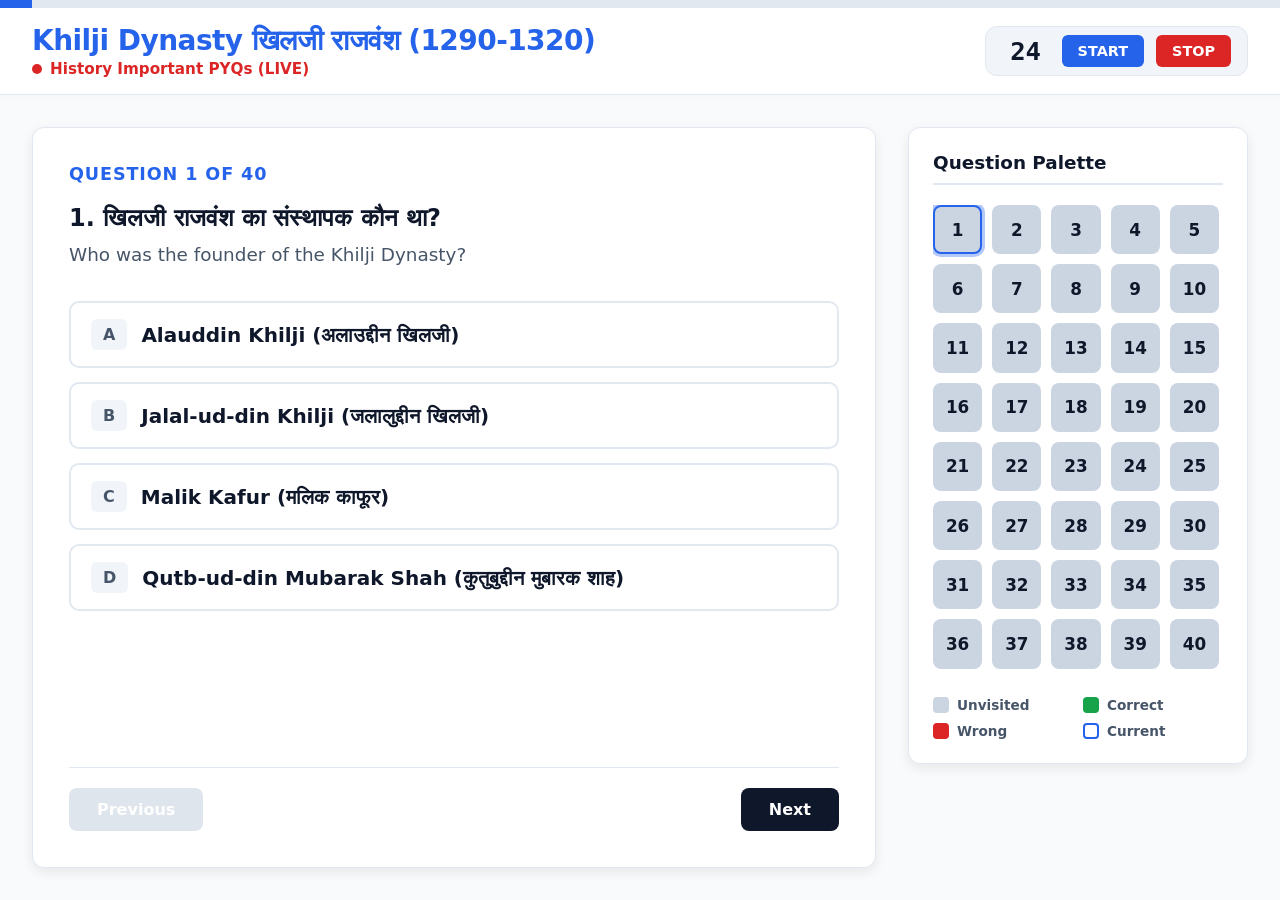
<file: khilji-dynasty.html>
<!DOCTYPE html>
<html lang="hi">
<head>
    <meta charset="UTF-8">
    <meta name="viewport" content="width=device-width, initial-scale=1.0">
    <title>Khilji Dynasty खिलजी राजवंश (1290-1320) - Live Quiz</title>
    <style>
        :root {
            --primary: #2563eb;
            --primary-dark: #1d4ed8;
            --bg-body: #f8fafc;
            --bg-card: #ffffff;
            --text-main: #0f172a;
            --text-muted: #475569;
            --correct: #16a34a;
            --correct-bg: #dcfce7;
            --wrong: #dc2626;
            --wrong-bg: #fee2e2;
            --unvisited: #cbd5e1;
            --border: #e2e8f0;
            --shadow: 0 4px 12px rgba(0, 0, 0, 0.08);
            --radius: 12px;
        }

        * {
            box-sizing: border-box;
            margin: 0;
            padding: 0;
            font-family: 'Segoe UI', system-ui, -apple-system, sans-serif, 'Noto Sans Devanagari';
        }

        body {
            background-color: var(--bg-body);
            color: var(--text-main);
            min-height: 100vh;
            display: flex;
            flex-direction: column;
        }

        /* Top Responsive Progress Bar */
        .progress-container {
            width: 100%;
            height: 8px;
            background-color: #e2e8f0;
            position: fixed;
            top: 0;
            left: 0;
            z-index: 1000;
        }

        .progress-bar {
            height: 100%;
            background-color: var(--primary);
            width: 0%;
            transition: width 0.3s cubic-bezier(0.4, 0, 0.2, 1);
        }

        /* Header Area */
        header {
            background: var(--bg-card);
            padding: 1rem 2rem;
            border-bottom: 1px solid var(--border);
            display: flex;
            justify-content: space-between;
            align-items: center;
            box-shadow: 0 2px 4px rgba(0,0,0,0.02);
            margin-top: 8px;
        }

        .title-area h1 {
            font-size: 1.75rem;
            color: var(--primary);
            font-weight: 800;
            letter-spacing: -0.02em;
        }

        .title-area .subtitle {
            font-size: 0.95rem;
            font-weight: 700;
            color: #dc2626;
            display: flex;
            align-items: center;
            gap: 8px;
            margin-top: 2px;
        }

        .live-dot {
            width: 10px;
            height: 10px;
            background-color: #dc2626;
            border-radius: 50%;
            display: inline-block;
            animation: pulse 1.5s infinite;
        }

        @keyframes pulse {
            0% { opacity: 1; transform: scale(1); }
            50% { opacity: 0.4; transform: scale(1.25); }
            100% { opacity: 1; transform: scale(1); }
        }

        /* Live Timer & Creator Controls */
        .timer-section {
            display: flex;
            align-items: center;
            gap: 12px;
            background: #f1f5f9;
            padding: 8px 16px;
            border-radius: var(--radius);
            border: 1px solid var(--border);
        }

        .timer-display {
            font-size: 1.6rem;
            font-weight: 800;
            font-family: monospace;
            color: var(--text-main);
            min-width: 48px;
            text-align: center;
        }

        .timer-btn {
            background-color: var(--primary);
            color: white;
            border: none;
            padding: 8px 16px;
            border-radius: 6px;
            font-weight: 700;
            font-size: 0.9rem;
            cursor: pointer;
            transition: background-color 0.2s, transform 0.1s;
        }

        .timer-btn:active {
            transform: scale(0.97);
        }

        .timer-btn:hover {
            background-color: var(--primary-dark);
        }

        .timer-btn.stop-btn {
            background-color: #dc2626;
        }

        .timer-btn.stop-btn:hover {
            background-color: #b91c1c;
        }

        /* Workspace Grid */
        .app-container {
            display: grid;
            grid-template-columns: 1fr 340px;
            gap: 2rem;
            max-width: 1440px;
            width: 100%;
            margin: 0 auto;
            padding: 2rem;
            flex-grow: 1;
        }

        /* Main Quiz Card */
        .quiz-card {
            background: var(--bg-card);
            border-radius: var(--radius);
            padding: 2.25rem;
            box-shadow: var(--shadow);
            border: 1px solid var(--border);
            display: flex;
            flex-direction: column;
            justify-content: space-between;
        }

        .question-header {
            font-weight: 700;
            color: var(--primary);
            margin-bottom: 1rem;
            font-size: 1.1rem;
            text-transform: uppercase;
            letter-spacing: 0.05em;
        }

        /* Large Hindi Font for Recording Visibility */
        .question-text-hi {
            font-size: 1.5rem;
            font-weight: 700;
            line-height: 1.5;
            color: var(--text-main);
            margin-bottom: 0.4rem;
        }

        .question-text-en {
            font-size: 1.15rem;
            color: var(--text-muted);
            margin-bottom: 2rem;
            line-height: 1.45;
            font-weight: 500;
        }

        /* Option Buttons Grid */
        .options-grid {
            display: grid;
            grid-template-columns: 1fr;
            gap: 14px;
            margin-bottom: 1.5rem;
        }

        .option-btn {
            background: #ffffff;
            border: 2px solid var(--border);
            border-radius: 10px;
            padding: 16px 20px;
            text-align: left;
            font-size: 1.25rem;
            font-weight: 600;
            cursor: pointer;
            transition: all 0.2s ease;
            display: flex;
            align-items: center;
            gap: 14px;
            color: var(--text-main);
            width: 100%;
        }

        .option-btn:hover:not([disabled]) {
            border-color: var(--primary);
            background-color: #eff6ff;
        }

        .option-btn[disabled] {
            cursor: not-allowed;
        }

        .option-btn.correct {
            background-color: var(--correct-bg) !important;
            border-color: var(--correct) !important;
            color: #14532d !important;
        }

        .option-btn.wrong {
            background-color: var(--wrong-bg) !important;
            border-color: var(--wrong) !important;
            color: #7f1d1d !important;
        }

        .option-prefix {
            font-weight: 800;
            background: #f1f5f9;
            padding: 6px 12px;
            border-radius: 6px;
            font-size: 1rem;
            color: var(--text-muted);
        }

        .option-btn.correct .option-prefix {
            background: var(--correct);
            color: white;
        }

        .option-btn.wrong .option-prefix {
            background: var(--wrong);
            color: white;
        }

        /* Immediate Explanation Box */
        .explanation-box {
            background: #f8fafc;
            border-left: 5px solid var(--primary);
            padding: 1.25rem 1.5rem;
            border-radius: 0 10px 10px 0;
            margin-top: 1rem;
            display: none;
        }

        .explanation-box.active {
            display: block;
            animation: fadeIn 0.3s cubic-bezier(0.4, 0, 0.2, 1);
        }

        @keyframes fadeIn {
            from { opacity: 0; transform: translateY(6px); }
            to { opacity: 1; transform: translateY(0); }
        }

        .explanation-title {
            font-weight: 800;
            color: var(--primary);
            margin-bottom: 8px;
            font-size: 1.05rem;
        }

        .exp-hi {
            font-size: 1.15rem;
            font-weight: 600;
            color: var(--text-main);
            margin-bottom: 6px;
            line-height: 1.5;
        }

        .exp-en {
            font-size: 1rem;
            color: var(--text-muted);
            line-height: 1.4;
        }

        /* Bottom Controls */
        .nav-footer {
            display: flex;
            justify-content: space-between;
            margin-top: 2rem;
            padding-top: 1.25rem;
            border-top: 1px solid var(--border);
        }

        .action-btn {
            background-color: var(--text-main);
            color: white;
            border: none;
            padding: 12px 28px;
            border-radius: 8px;
            font-weight: 700;
            font-size: 1rem;
            cursor: pointer;
            transition: opacity 0.2s;
        }

        .action-btn:hover:not([disabled]) {
            opacity: 0.9;
        }

        .action-btn:disabled {
            background-color: var(--unvisited);
            cursor: not-allowed;
            opacity: 0.6;
        }

        /* Sidebar Question Palette */
        .sidebar {
            background: var(--bg-card);
            border-radius: var(--radius);
            padding: 1.5rem;
            box-shadow: var(--shadow);
            border: 1px solid var(--border);
            height: fit-content;
        }

        .sidebar-title {
            font-size: 1.15rem;
            font-weight: 800;
            margin-bottom: 1.25rem;
            color: var(--text-main);
            border-bottom: 2px solid var(--border);
            padding-bottom: 10px;
        }

        .palette-grid {
            display: grid;
            grid-template-columns: repeat(5, 1fr);
            gap: 10px;
            max-height: 480px;
            overflow-y: auto;
            padding-right: 4px;
        }

        .palette-btn {
            aspect-ratio: 1;
            border-radius: 8px;
            border: 2px solid transparent;
            background-color: var(--unvisited);
            color: var(--text-main);
            font-weight: 800;
            font-size: 1.05rem;
            cursor: pointer;
            display: flex;
            align-items: center;
            justify-content: center;
            transition: all 0.2s ease;
        }

        .palette-btn:hover {
            transform: translateY(-2px);
        }

        .palette-btn.current {
            border-color: var(--primary) !important;
            box-shadow: 0 0 0 3px rgba(37, 99, 235, 0.35);
        }

        .palette-btn.correct {
            background-color: var(--correct);
            color: white;
        }

        .palette-btn.wrong {
            background-color: var(--wrong);
            color: white;
        }

        .legend {
            margin-top: 1.75rem;
            display: grid;
            grid-template-columns: 1fr 1fr;
            gap: 10px;
            font-size: 0.85rem;
            font-weight: 600;
            color: var(--text-muted);
        }

        .legend-item {
            display: flex;
            align-items: center;
            gap: 8px;
        }

        .legend-color {
            width: 16px;
            height: 16px;
            border-radius: 4px;
        }

        /* Mobile / Small Screen Fallbacks */
        @media (max-width: 960px) {
            .app-container {
                grid-template-columns: 1fr;
            }
            .sidebar {
                order: 2;
            }
            .palette-grid {
                grid-template-columns: repeat(10, 1fr);
            }
        }
    </style>
</head>
<body>

    <!-- Top Progress Bar -->
    <div class="progress-container">
        <div class="progress-bar" id="progressBar"></div>
    </div>

    <!-- Header & Creator Timer Controls -->
    <header>
        <div class="title-area">
            <h1>Khilji Dynasty खिलजी राजवंश (1290-1320)</h1>
            <div class="subtitle"><span class="live-dot"></span> History Important PYQs (LIVE)</div>
        </div>

        <div class="timer-section">
            <div class="timer-display" id="timerDisplay">25</div>
            <button class="timer-btn" id="startTimerBtn">START</button>
            <button class="timer-btn stop-btn" id="stopTimerBtn">STOP</button>
        </div>
    </header>

    <!-- Main Content Workspace -->
    <div class="app-container">
        
        <!-- Main Quiz Workspace -->
        <main class="quiz-card">
            <div>
                <div class="question-header" id="questionTracker">Question 1 of 40</div>
                
                <div class="question-text-hi" id="qHindi">Loading Question...</div>
                <div class="question-text-en" id="qEnglish">Loading Question...</div>

                <div class="options-grid" id="optionsContainer">
                    <!-- Options Dynamically Rendered -->
                </div>

                <div class="explanation-box" id="explanationBox">
                    <div class="explanation-title">Explanation / व्याख्या:</div>
                    <div class="exp-hi" id="expHindi"></div>
                    <div class="exp-en" id="expEnglish"></div>
                </div>
            </div>

            <div class="nav-footer">
                <button class="action-btn" id="prevBtn" onclick="navigateQuestion(-1)">Previous</button>
                <button class="action-btn" id="nextBtn" onclick="navigateQuestion(1)">Next</button>
            </div>
        </main>

        <!-- Question Palette Sidebar -->
        <aside class="sidebar">
            <div class="sidebar-title">Question Palette</div>
            <div class="palette-grid" id="paletteGrid">
                <!-- Palette Grid Dynamically Rendered -->
            </div>

            <div class="legend">
                <div class="legend-item"><div class="legend-color" style="background: var(--unvisited);"></div> Unvisited</div>
                <div class="legend-item"><div class="legend-color" style="background: var(--correct);"></div> Correct</div>
                <div class="legend-item"><div class="legend-color" style="background: var(--wrong);"></div> Wrong</div>
                <div class="legend-item"><div class="legend-color" style="border: 2px solid var(--primary);"></div> Current</div>
            </div>
        </aside>

    </div>

    <script>
        // Data Structure Array
        const quizData = [
            {
                questionHindi: "1. खिलजी राजवंश का संस्थापक कौन था?",
                questionEnglish: "Who was the founder of the Khilji Dynasty?",
                options: ["Alauddin Khilji (अलाउद्दीन खिलजी)", "Jalal-ud-din Khilji (जलालुद्दीन खिलजी)", "Malik Kafur (मलिक काफूर)", "Qutb-ud-din Mubarak Shah (कुतुबुद्दीन मुबारक शाह)"],
                correctIndex: 1,
                explanationHindi: "जलालुद्दीन खिलजी ने गुलाम वंश के अंत के बाद 1290 ईस्वी में इस राजवंश की स्थापना की थी।",
                explanationEnglish: "Jalal-ud-din Khilji founded the dynasty in 1290 A.D. after the end of the Slave dynasty."
            },
            {
                questionHindi: "2. खिलजी राजवंश ने किस अवधि के दौरान शासन किया?",
                questionEnglish: "The Khilji Dynasty ruled during which period?",
                options: ["1206–1290", "1290–1320", "1320–1414", "1414–1450"],
                correctIndex: 1,
                explanationHindi: "खिलजी राजवंश ने 1290 से 1320 तक दिल्ली सल्तनत पर शासन किया।",
                explanationEnglish: "The Khilji Dynasty ruled the Delhi Sultanate from 1290 to 1320."
            },
            {
                questionHindi: "3. दिल्ली सल्तनत के किस राजवंश ने सबसे कम अवधि तक शासन किया?",
                questionEnglish: "Which dynasty of the Delhi Sultanate ruled for the shortest period?",
                options: ["Slave Dynasty (गुलाम वंश)", "Khilji Dynasty (खिलजी वंश)", "Tughlaq Dynasty (तुगलक वंश)", "Lodi Dynasty (लोदी वंश)"],
                correctIndex: 1,
                explanationHindi: "खिलजी वंश ने केवल 30 वर्षों (1290-1320) तक शासन किया, जो सल्तनत के प्रमुख राजवंशों में सबसे कम है।",
                explanationEnglish: "The Khiljis ruled for only 30 years (1290-1320), making it the shortest reign among the major Sultanate dynasties."
            },
            {
                questionHindi: "4. खिलजी राजवंश का सबसे महान शासक किसे माना जाता है?",
                questionEnglish: "Who is considered the greatest ruler of the Khilji Dynasty?",
                options: ["Jalal-ud-din Khilji", "Alauddin Khilji", "Khusrau Khan", "Shihab-ud-din Omar"],
                correctIndex: 1,
                explanationHindi: "अलाउद्दीन खिलजी को इस राजवंश का सबसे शक्तिशाली और महान शासक माना जाता है।",
                explanationEnglish: "Alauddin Khilji is recognized as the most powerful and greatest ruler of this dynasty."
            },
            {
                questionHindi: "5. अलाउद्दीन खिलजी ने निम्नलिखित में से कौन सी उपाधि धारण की थी?",
                questionEnglish: "Alauddin Khilji assumed which of the following titles?",
                options: ["Zil-i-Ilahi", "Sikander-e-Sani (Second Alexander)", "Lakh Baksh", "Mehboob-e-Ilahi"],
                correctIndex: 1,
                explanationHindi: "अलाउद्दीन खिलजी ने 'सिकंदर-ए-सानी' की उपाधि ली थी, जिसका अर्थ है 'दूसरा सिकंदर'।",
                explanationEnglish: "Alauddin Khilji took the title 'Sikander-e-Sani', which means 'Second Alexander'."
            },
            {
                questionHindi: "6. अलाउद्दीन खिलजी के किस सेनापति ने दक्षिण भारत में अभियानों का नेतृत्व किया?",
                questionEnglish: "Which general of Alauddin Khilji led expeditions to South India?",
                options: ["Zafar Khan", "Nusrat Khan", "Malik Kafur", "Ulugh Khan"],
                correctIndex: 2,
                explanationHindi: "मलिक काफूर देवगिरी और वारंगल जैसे दक्षिण भारतीय क्षेत्रों में सैन्य अभियानों का नेतृत्व करने के लिए जिम्मेदार था।",
                explanationEnglish: "Malik Kafur was responsible for leading military expeditions into South Indian regions like Devagiri and Warangal."
            },
            {
                questionHindi: "7. दिल्ली में बाजार नियंत्रण और राशनिंग प्रणाली किसने शुरू की?",
                questionEnglish: "Who introduced the market control and rationing system in Delhi?",
                options: ["Balban", "Iltutmish", "Alauddin Khilji", "Jalal-ud-din Khilji"],
                correctIndex: 2,
                explanationHindi: "अलाउद्दीन खिलजी एक बड़ी सेना बनाए रखने के लिए अपने सख्त मूल्य नियंत्रण और बाजार राशनिंग प्रणाली के लिए प्रसिद्ध है।",
                explanationEnglish: "Alauddin Khilji is famous for his strict price control and market rationing system to maintain a large army."
            },
            {
                questionHindi: "8. दिल्ली में अलाई दरवाजा किसने बनवाया था?",
                questionEnglish: "Who built the Alai Darwaza in Delhi?",
                options: ["Firoz Shah Tughlaq", "Iltutmish", "Alauddin Khilji", "Qutb-ud-din Aibak"],
                correctIndex: 2,
                explanationHindi: "दिल्ली में अलाई दरवाजा का निर्माण अलाउद्दीन खिलजी द्वारा करवाया गया था।",
                explanationEnglish: "The Alai Darwaza was constructed by Alauddin Khilji in Delhi."
            },
            {
                questionHindi: "9. खिलजी राजवंश का अंतिम शासक कौन था?",
                questionEnglish: "Who was the last ruler of the Khilji Dynasty?",
                options: ["Mubarak Shah", "Khusrau Khan", "Shihab-ud-din Omar", "Malik Kafur"],
                correctIndex: 1,
                explanationHindi: "खिलजी वंश के अंतिम शासक खुसरो खान थे, जिसके बाद तुगलक वंश आया।",
                explanationEnglish: "Khusrau Khan was the final ruler of the Khilji dynasty before it was succeeded by the Tughlaqs."
            },
            {
                questionHindi: "10. किस खिलजी शासक की हत्या उसके भतीजे अलाउद्दीन खिलजी ने की थी?",
                questionEnglish: "Which Khilji ruler was assassinated by his nephew Alauddin Khilji?",
                options: ["Nasir-ud-din", "Jalal-ud-din Khilji", "Zafar Khan", "Balban"],
                correctIndex: 1,
                explanationHindi: "अलाउद्दीन खिलजी ने सिंहासन प्राप्त करने के लिए अपने चाचा और ससुर जलालुद्दीन की हत्या कर दी थी।",
                explanationEnglish: "Alauddin Khilji assassinated his uncle and father-in-law, Jalal-ud-din, to take the throne."
            },
            {
                questionHindi: "11. अलाउद्दीन खिलजी ने मवेशियों पर कौन सा कर लगाया था?",
                questionEnglish: "Alauddin Khilji introduced which tax on cattle?",
                options: ["Ghari", "Charai", "Zakat", "Jizya"],
                correctIndex: 1,
                explanationHindi: "उन्होंने विशेष रूप से मवेशियों के लिए 'चराई' कर की शुरुआत की थी।",
                explanationEnglish: "He introduced the 'Charai' tax specifically for cattle."
            },
            {
                questionHindi: "12. अलाउद्दीन खिलजी के शासनकाल में मंगोलों को किसने हराया था?",
                questionEnglish: "Who defeated the Mongols during Alauddin Khilji's reign?",
                options: ["Malik Kafur", "Zafar Khan", "Khizr Khan", "Qutb-ud-din Mubarak Shah"],
                correctIndex: 1,
                explanationHindi: "जफर खान एक प्रमुख सेनापति थे जिन्होंने मंगोल आक्रमणकारियों को सफलतापूर्वक हराया था।",
                explanationEnglish: "Zafar Khan was a prominent general who successfully defeated Mongol invaders."
            },
            {
                questionHindi: "13. किस सूफी संत ने सुल्तान जलालुद्दीन खिलजी से मिलने से इनकार कर दिया था?",
                questionEnglish: "Which Sufi saint refused to meet Sultan Jalaluddin Khilji?",
                options: ["Moinuddin Chishti", "Nizamuddin Auliya", "Salim Chishti", "Baba Farid"],
                correctIndex: 1,
                explanationHindi: "निजामुद्दीन औलिया ने सुल्तान जलालुद्दीन खिलजी और बाद में अलाउद्दीन खिलजी से मिलने से इनकार कर दिया था।",
                explanationEnglish: "Nizamuddin Auliya refused an audience with Sultan Jalaluddin Khilji and later Alauddin Khilji."
            },
            {
                questionHindi: "14. अलाउद्दीन के दक्षिण भारत अभियान का मुख्य कारण क्या था?",
                questionEnglish: "What was the main reason for Alauddin's South India campaign?",
                options: ["To spread Islam (इस्लाम फैलाने के लिए)", "To collect wealth (धन इकट्ठा करने के लिए)", "To defeat Mongols (मंगोलों को हराने के लिए)", "To stop rebellions (विद्रोहों को रोकने के लिए)"],
                correctIndex: 1,
                explanationHindi: "दक्षिणी अभियानों का प्राथमिक उद्देश्य अपार धन प्राप्त करना था।",
                explanationEnglish: "The primary objective of the southern campaigns was to acquire immense riches."
            },
            {
                questionHindi: "15. अलाउद्दीन की उपलब्धियों की प्रशंसा करते हुए 'खजैन-उल-फुतुह' किसने लिखी थी?",
                questionEnglish: "Who wrote 'Khazain-ul-Futuh' praising Alauddin's achievements?",
                options: ["Ibn Battuta", "Ziauddin Barani", "Amir Khusrau", "Minhaj Siraj"],
                correctIndex: 2,
                explanationHindi: "अमीर खुसरो ने अलाउद्दीन खिलजी की विजयों का दस्तावेजीकरण और प्रशंसा करने के लिए यह कृति लिखी थी।",
                explanationEnglish: "Amir Khusrau wrote this work to document and praise the victories of Alauddin Khilji."
            },
            {
                questionHindi: "16. अलाउद्दीन खिलजी ने किस शहर को नई राजधानी के रूप में स्थापित किया?",
                questionEnglish: "Which city did Alauddin Khilji establish as a new capital?",
                options: ["Daulatabad", "Siri", "Tughlaqabad", "Agra"],
                correctIndex: 1,
                explanationHindi: "अलाउद्दीन खिलजी ने सीरी शहर की स्थापना की और वहां एक किला बनवाया।",
                explanationEnglish: "Alauddin Khilji established the city of Siri and built a fort there."
            },
            {
                questionHindi: "17. घोड़ों के लिए 'दाग' (ब्रांडिंग) प्रणाली किसने शुरू की?",
                questionEnglish: "Who introduced the 'Dagh' (branding) system for horses?",
                options: ["Balban", "Alauddin Khilji", "Iltutmish", "Ghiyasuddin Tughlaq"],
                correctIndex: 1,
                explanationHindi: "सेना में भ्रष्टाचार को रोकने के लिए, अलाउद्दीन ने घोड़ों को दागने (दाग) की प्रथा शुरू की।",
                explanationEnglish: "To prevent corruption in the army, Alauddin introduced the branding of horses (Dagh)."
            },
            {
                questionHindi: "18. स्थायी सेना रखने वाला पहला सुल्तान कौन था?",
                questionEnglish: "Who was the first Sultan to introduce a permanent standing army?",
                options: ["Iltutmish", "Balban", "Alauddin Khilji", "Mubarak Shah"],
                correctIndex: 2,
                explanationHindi: "अलाउद्दीन खिलजी दिल्ली में स्थायी सेना रखने वाला पहला सुल्तान था।",
                explanationEnglish: "Alauddin Khilji was the first Sultan to maintain a permanent standing army in Delhi."
            },
            {
                questionHindi: "19. खिलजी काल के दौरान गैर-मुसलमानों से कौन सा कर वसूला जाता था?",
                questionEnglish: "Which tax was collected from non-Muslims during the Khilji period?",
                options: ["Zakat", "Jizya", "Kharaj", "Ushr"],
                correctIndex: 1,
                explanationHindi: "जजिया विशेष रूप से गैर-मुस्लिम प्रजा पर लगाया जाने वाला कर था।",
                explanationEnglish: "Jizya was the tax levied specifically on non-Muslim subjects."
            },
            {
                questionHindi: "20. रामचंद्र किस राज्य के शासक थे, जिन्हें मलिक काफूर ने हराया था?",
                questionEnglish: "Which kingdom was ruled by Ramachandra, who was defeated by Malik Kafur?",
                options: ["Warangal (वारंगल)", "Devagiri (Yadava dynasty) (देवगिरी - यादव वंश)", "Madurai (मदुरै)", "Gujarat (गुजरात)"],
                correctIndex: 1,
                explanationHindi: "मलिक काफूर ने देवगिरी में यादव वंश के राजा रामचंद्र को हराया था।",
                explanationEnglish: "Malik Kafur defeated King Ramachandra of the Yadava dynasty in Devagiri."
            },
            {
                questionHindi: "21. 1320 में खिलजी राजवंश के समाप्त होने पर सुल्तान कौन था?",
                questionEnglish: "Who was the Sultan when the Khilji Dynasty ended in 1320?",
                options: ["Mubarak Shah", "Alauddin Khilji", "Khusrau Khan", "Ghiyasuddin Tughlaq"],
                correctIndex: 2,
                explanationHindi: "खुसरो खान अंतिम खिलजी शासक था, जिसे 1320 में गयासुद्दीन तुगलक ने मार दिया था।",
                explanationEnglish: "Khusrau Khan was the last Khilji ruler, killed by Ghiyasuddin Tughlaq in 1320."
            },
            {
                questionHindi: "22. खिलजी वंश के दौरान किस बाजार ने कपड़ों की कीमतों को नियंत्रित किया?",
                questionEnglish: "Which market during the Khilji dynasty controlled textile prices?",
                options: ["Grain market (अनाज बाजार)", "Sarai-i-adl (सराय-ए-अदल)", "Slave market (गुलाम बाजार)", "Horse market (घोड़ा बाजार)"],
                correctIndex: 1,
                explanationHindi: "'सराय-ए-अदल' कपड़े और अन्य आवश्यक वस्तुओं के लिए विशिष्ट बाजार था।",
                explanationEnglish: "'Sarai-i-adl' was the specific market for cloth and other essential items."
            },
            {
                questionHindi: "23. अलाउद्दीन खिलजी की चित्तौड़ विजय किस रानी से जुड़ी है?",
                questionEnglish: "Alauddin Khilji's conquest of Chittor is associated with which queen?",
                options: ["Rani Lakshmibai", "Padmavati", "Razia Sultan", "Rani Durgavati"],
                correctIndex: 1,
                explanationHindi: "चित्तौड़ का घेरा प्रसिद्ध रूप से रानी पद्मावती की कहानी से जुड़ा है।",
                explanationEnglish: "The siege of Chittor is famously linked to the story of Queen Padmavati."
            },
            {
                questionHindi: "24. 'तारीख-ए-फिरोजशाही' किसने लिखी थी?",
                questionEnglish: "Who wrote 'Tarikh-i-Firuz Shahi'?",
                options: ["Amir Khusrau", "Ziauddin Barani", "Ibn Battuta", "Al-Biruni"],
                correctIndex: 1,
                explanationHindi: "जियाउद्दीन बरनी ऐतिहासिक ग्रंथ 'तारीख-ए-फिरोजशाही' के लेखक हैं।",
                explanationEnglish: "Ziauddin Barani is the author of the historical text 'Tarikh-i-Firuz Shahi'."
            },
            {
                questionHindi: "25. किस सुल्तान ने 'बरीद' नामक जासूसी प्रणाली शुरू की थी?",
                questionEnglish: "Which Sultan introduced the spy system known as 'Barid'?",
                options: ["Mubarak Shah", "Jalal-ud-din Khilji", "Alauddin Khilji", "Balban"],
                correctIndex: 2,
                explanationHindi: "अलाउद्दीन खिलजी ने रईसों की निगरानी के लिए एक कुशल जासूसी नेटवर्क (बरीद) स्थापित किया था।",
                explanationEnglish: "Alauddin Khilji established an efficient spy network (Barids) to monitor nobles."
            },
            {
                questionHindi: "26. अलाउद्दीन खिलजी ने निम्नलिखित में से किस सामाजिक प्रथा पर प्रतिबंध लगा दिया था?",
                questionEnglish: "Alauddin Khilji banned which of the following social practices?",
                options: ["Child marriage (बाल विवाह)", "Drinking of wine (शराब पीना)", "Sati (सती प्रथा)", "Widow remarriage (विधवा पुनर्विवाह)"],
                correctIndex: 1,
                explanationHindi: "उन्होंने दिल्ली में शराब के सेवन और बिक्री पर रोक लगा दी थी।",
                explanationEnglish: "He prohibited the consumption and sale of wine in Delhi."
            },
            {
                questionHindi: "27. अलाउद्दीन खिलजी की मृत्यु के बाद कार्यवाहक (रीजेंट) कौन था?",
                questionEnglish: "Who was the regent after Alauddin Khilji's death?",
                options: ["Mubarak Shah", "Malik Kafur", "Khusrau Khan", "Shihab-ud-din Omar"],
                correctIndex: 1,
                explanationHindi: "अलाउद्दीन की मृत्यु के बाद मलिक काफूर ने उसके नाबालिग बेटे शहाबुद्दीन उमर के लिए कार्यवाहक के रूप में कार्य किया।",
                explanationEnglish: "Malik Kafur acted as regent for the minor son Shihab-ud-din Omar after Alauddin's death."
            },
            {
                questionHindi: "28. खिलजी राजवंश के बाद कौन सा राजवंश आया?",
                questionEnglish: "Which dynasty succeeded the Khilji Dynasty?",
                options: ["Lodi Dynasty", "Sayyid Dynasty", "Tughlaq Dynasty", "Slave Dynasty"],
                correctIndex: 2,
                explanationHindi: "1320 में खिलजी के बाद तुगलक वंश ने सत्ता संभाली।",
                explanationEnglish: "The Tughlaq dynasty took over after the Khiljis in 1320."
            },
            {
                questionHindi: "29. अलाउद्दीन खिलजी ने 1301 में किसे हराकर रणथंभौर पर कब्जा किया?",
                questionEnglish: "Alauddin Khilji captured Ranthambore in 1301 after defeating whom?",
                options: ["Hammir Dev", "Ramachandra", "Prataparudra", "Ratan Singh"],
                correctIndex: 0,
                explanationHindi: "अलाउद्दीन ने रणथंभौर के किले पर कब्जा करने के लिए राजा हम्मीर देव को हराया था।",
                explanationEnglish: "Alauddin defeated King Hammir Dev to capture the fort of Ranthambore."
            },
            {
                questionHindi: "30. 1305 में मंगोलों को हराने के लिए कौन सा सेनापति जिम्मेदार था?",
                questionEnglish: "Which commander was responsible for defeating the Mongols in 1305?",
                options: ["Zafar Khan", "Malik Nayak", "Nusrat Khan", "Malik Kafur"],
                correctIndex: 1,
                explanationHindi: "मलिक नायक ने उन सेनाओं का नेतृत्व किया जिन्होंने 1305 में मंगोलों को हराया था।",
                explanationEnglish: "Malik Nayak led the forces that defeated the Mongols in 1305."
            },
            {
                questionHindi: "31. अलाउद्दीन खिलजी द्वारा जारी 'जवाबित' क्या थे?",
                questionEnglish: "What were the 'Zawabit' issued by Alauddin Khilji?",
                options: ["Religious laws (धार्मिक कानून)", "Secular regulations (धर्मनिरपेक्ष नियम)", "Military ranks (सैन्य पद)", "Tax exemptions (कर छूट)"],
                correctIndex: 1,
                explanationHindi: "'जवाबित' सुल्तान द्वारा जारी किए गए राज्य कानून या धर्मनिरपेक्ष नियम थे।",
                explanationEnglish: "'Zawabit' were state laws or secular regulations issued by the Sultan."
            },
            {
                questionHindi: "32. खिलजी वंश का दूसरा सुल्तान कौन था?",
                questionEnglish: "Who was the second Sultan of the Khilji dynasty?",
                options: ["Alauddin Khilji", "Qutb-ud-din Mubarak Shah", "Khusrau Khan", "Shihab-ud-din Omar"],
                correctIndex: 0,
                explanationHindi: "अलाउद्दीन खिलजी जलालुद्दीन के बाद दूसरे शासक थे।",
                explanationEnglish: "Alauddin Khilji was the second ruler, succeeding Jalal-ud-din."
            },
            {
                questionHindi: "33. मलिक काफूर ने किस क्षेत्र पर विजय प्राप्त नहीं की थी?",
                questionEnglish: "Which region was NOT conquered by Malik Kafur?",
                options: ["Madurai", "Warangal", "Malabar", "Devagiri"],
                correctIndex: 2,
                explanationHindi: "हालांकि उन्होंने व्यापक अभियान चलाए, लेकिन मालाबार को उनके द्वारा विजित नहीं किया गया क्षेत्र बताया गया है।",
                explanationEnglish: "While he campaigned extensively, Malabar is cited as a region not conquered by him."
            },
            {
                questionHindi: "34. अलाउद्दीन खिलजी की राजस्व नीति का उद्देश्य क्या था?",
                questionEnglish: "Alauddin Khilji's revenue policy aimed at?",
                options: ["Reducing prices (कीमतें कम करना)", "Controlling nobles (रईसों को नियंत्रित करना)", "Increasing state income (राज्य की आय बढ़ाना)", "Helping farmers (किसानों की मदद करना)"],
                correctIndex: 2,
                explanationHindi: "उनके राजस्व सुधार मुख्य रूप से राज्य के राजस्व को अधिकतम करने के लिए तैयार किए गए थे।",
                explanationEnglish: "His revenue reforms were primarily designed to maximize state revenue."
            },
            {
                questionHindi: "35. 1299 में किस मंगोल नेता ने भारत पर हमला किया?",
                questionEnglish: "Which Mongol leader attacked India in 1299?",
                options: ["Chengiz Khan", "Qutlugh Khwaja", "Timur", "Hulagu"],
                correctIndex: 1,
                explanationHindi: "कुतलुग ख्वाजा ने अलाउद्दीन के शासनकाल के दौरान 1299 में मंगोल आक्रमण का नेतृत्व किया था।",
                explanationEnglish: "Qutlugh Khwaja led the Mongol invasion in 1299 during Alauddin's reign."
            },
            {
                questionHindi: "36. खिलजी वंश में कौन अपनी उदार और दयालु नीतियों के लिए जाना जाता था?",
                questionEnglish: "Who was known for his mild and merciful policies in the Khilji dynasty?",
                options: ["Alauddin Khilji", "Khusrau Khan", "Jalal-ud-din Khilji", "Mubarak Shah"],
                correctIndex: 2,
                explanationHindi: "जलालुद्दीन को एक उदार और उदार शासक होने के लिए जाना जाता था।",
                explanationEnglish: "Jalal-ud-din was known for being a mild and generous ruler."
            },
            {
                questionHindi: "37. 'हौज-ए-अलाई' का निर्माण किस सुल्तान ने करवाया था?",
                questionEnglish: "Which Sultan built the 'Hauz-i-Alai'?",
                options: ["Jalal-ud-din", "Mubarak Shah", "Alauddin Khilji", "Khusrau Khan"],
                correctIndex: 2,
                explanationHindi: "हौज-ए-अलाई (अब हौज खास) का निर्माण अलाउद्दीन खिलजी ने करवाया था।",
                explanationEnglish: "The Hauz-i-Alai (now Hauz Khas) was built by Alauddin Khilji."
            },
            {
                questionHindi: "38. रणथंभौर के घेरे के दौरान किस खिलजी सेनापति की मृत्यु हुई थी?",
                questionEnglish: "Which Khilji commander died during the siege of Ranthambore?",
                options: ["Ulugh Khan", "Nusrat Khan", "Zafar Khan", "Malik Kafur"],
                correctIndex: 1,
                explanationHindi: "रणथंभौर में घेराबंदी के संचालन का नेतृत्व करते समय नुसरत खान की मृत्यु हो गई थी।",
                explanationEnglish: "Nusrat Khan died while leading the siege operations at Ranthambore."
            },
            {
                questionHindi: "39. खुसरो खान किस समूह से संबंधित था?",
                questionEnglish: "Khusrau Khan belonged to which group?",
                options: ["Turkish (तुर्क)", "Afghan (अफगान)", "Baradu (बराडू)", "Rajput (राजपूत)"],
                correctIndex: 2,
                explanationHindi: "खुसरो खान बराडू समूह से संबंधित था।",
                explanationEnglish: "Khusrau Khan belonged to the Baradu group."
            },
            {
                questionHindi: "40. खिलजी राजवंश किस वर्ष समाप्त हुआ?",
                questionEnglish: "In which year did the Khilji Dynasty end?",
                options: ["1290", "1316", "1320", "1325"],
                correctIndex: 2,
                explanationHindi: "तुगलक वंश के उदय के साथ 1320 में इस राजवंश का अंत हो गया।",
                explanationEnglish: "The dynasty ended in 1320 with the rise of the Tughlaqs."
            }
        ];

        // Global State Variables
        let currentIndex = 0;
        let userAnswers = new Array(quizData.length).fill(null);
        let timerSeconds = 25;
        let timerInterval = null;
        let isTimerRunning = false;

        // DOM Element Cache
        const timerDisplay = document.getElementById('timerDisplay');
        const startTimerBtn = document.getElementById('startTimerBtn');
        const stopTimerBtn = document.getElementById('stopTimerBtn');
        const progressBar = document.getElementById('progressBar');
        const questionTracker = document.getElementById('questionTracker');
        const qHindi = document.getElementById('qHindi');
        const qEnglish = document.getElementById('qEnglish');
        const optionsContainer = document.getElementById('optionsContainer');
        const explanationBox = document.getElementById('explanationBox');
        const expHindi = document.getElementById('expHindi');
        const expEnglish = document.getElementById('expEnglish');
        const prevBtn = document.getElementById('prevBtn');
        const nextBtn = document.getElementById('nextBtn');
        const paletteGrid = document.getElementById('paletteGrid');

        // Initializer
        function initApp() {
            renderPalette();
            loadQuestion(currentIndex);
            setupTimerControls();
        }

        // Render Question Palette Buttons
        function renderPalette() {
            paletteGrid.innerHTML = '';
            quizData.forEach((_, index) => {
                const btn = document.createElement('button');
                btn.className = 'palette-btn';
                btn.innerText = index + 1;
                btn.onclick = () => jumpToQuestion(index);
                
                if (index === currentIndex) btn.classList.add('current');
                if (userAnswers[index] !== null) {
                    if (userAnswers[index] === quizData[index].correctIndex) {
                        btn.classList.add('correct');
                    } else {
                        btn.classList.add('wrong');
                    }
                }
                
                paletteGrid.appendChild(btn);
            });
        }

        // Load Question Function
        function loadQuestion(index) {
            resetTimer();
            const data = quizData[index];
            
            questionTracker.innerText = `Question ${index + 1} of ${quizData.length}`;
            progressBar.style.width = `${((index + 1) / quizData.length) * 100}%`;

            qHindi.innerText = data.questionHindi;
            qEnglish.innerText = data.questionEnglish;

            optionsContainer.innerHTML = '';
            const prefixes = ['A', 'B', 'C', 'D'];
            
            data.options.forEach((optText, optIdx) => {
                const btn = document.createElement('button');
                btn.className = 'option-btn';
                btn.innerHTML = `<span class="option-prefix">${prefixes[optIdx]}</span> <span>${optText}</span>`;
                
                if (userAnswers[index] !== null) {
                    btn.disabled = true;
                    if (optIdx === data.correctIndex) {
                        btn.classList.add('correct');
                    }
                    if (userAnswers[index] === optIdx && optIdx !== data.correctIndex) {
                        btn.classList.add('wrong');
                    }
                } else {
                    btn.onclick = () => handleOptionClick(optIdx);
                }

                optionsContainer.appendChild(btn);
            });

            if (userAnswers[index] !== null) {
                expHindi.innerText = data.explanationHindi;
                expEnglish.innerText = data.explanationEnglish;
                explanationBox.classList.add('active');
            } else {
                explanationBox.classList.remove('active');
            }

            prevBtn.disabled = index === 0;
            nextBtn.disabled = index === quizData.length - 1;

            renderPalette();
            startTimer();
        }

        // Option Click Interaction
        function handleOptionClick(selectedIndex) {
            stopTimer();
            userAnswers[currentIndex] = selectedIndex;

            const data = quizData[currentIndex];
            const optionButtons = optionsContainer.children;

            Array.from(optionButtons).forEach((btn, idx) => {
                btn.disabled = true;
                if (idx === data.correctIndex) {
                    btn.classList.add('correct');
                }
                if (idx === selectedIndex && selectedIndex !== data.correctIndex) {
                    btn.classList.add('wrong');
                }
            });

            expHindi.innerText = data.explanationHindi;
            expEnglish.innerText = data.explanationEnglish;
            explanationBox.classList.add('active');

            renderPalette();
        }

        // Next/Prev Navigation
        function navigateQuestion(step) {
            const targetIndex = currentIndex + step;
            if (targetIndex >= 0 && targetIndex < quizData.length) {
                currentIndex = targetIndex;
                loadQuestion(currentIndex);
            }
        }

        // Direct Palette Navigation
        function jumpToQuestion(index) {
            currentIndex = index;
            loadQuestion(currentIndex);
        }

        // Timer Logic
        function startTimer() {
            if (isTimerRunning) return;
            isTimerRunning = true;
            timerInterval = setInterval(() => {
                timerSeconds--;
                timerDisplay.innerText = timerSeconds < 10 ? `0${timerSeconds}` : timerSeconds;
                
                if (timerSeconds <= 0) {
                    stopTimer();
                }
            }, 1000);
        }

        function stopTimer() {
            clearInterval(timerInterval);
            isTimerRunning = false;
        }

        function resetTimer() {
            stopTimer();
            timerSeconds = 25;
            timerDisplay.innerText = '25';
        }

        function setupTimerControls() {
            startTimerBtn.onclick = () => startTimer();
            stopTimerBtn.onclick = () => stopTimer();
        }

        // Initialize App on DOM Load
        window.onload = initApp;
    </script>
</body>
</html>
</file>
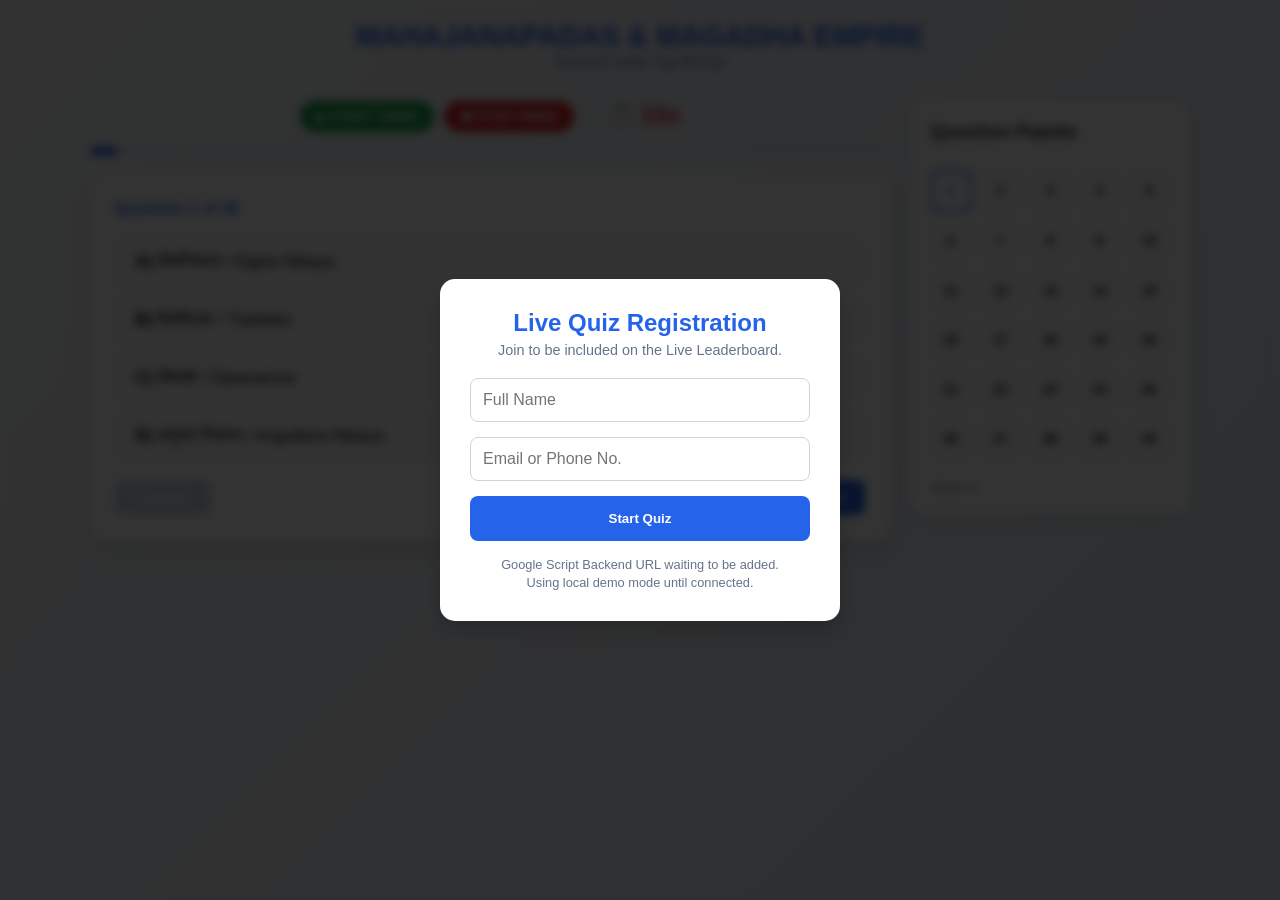
<file: mahajanpad-quiz.html>
<!DOCTYPE html>
<html lang="en">

<head>
    <meta charset="UTF-8">
    <meta name="viewport" content="width=device-width, initial-scale=1.0">
    <title>Mahajanapadas & Magadha Empire</title>
    <style>
        :root {
            --primary: #2563eb;
            --primary-dark: #1e40af;
            --success: #16a34a;
            --danger: #dc2626;
            --bg-gradient: linear-gradient(135deg, #f8fafc 0%, #e2e8f0 100%);
            --card-bg: #ffffff;
            --text-main: #1e293b;
            --text-muted: #64748b;
        }

        * {
            box-sizing: border-box;
            margin: 0;
            padding: 0;
            font-family: 'Segoe UI', sans-serif;
        }

        body {
            background: var(--bg-gradient);
            min-height: 100vh;
            display: flex;
            flex-direction: column;
            align-items: center;
            padding: 20px;
            color: var(--text-main);
        }

        header {
            text-align: center;
            margin-bottom: 20px;
            width: 100%;
            max-width: 1100px;
        }

        h1 {
            color: var(--primary);
            font-size: 1.8rem;
            text-transform: uppercase;
        }

        .subtitle {
            color: var(--text-muted);
            font-size: 1rem;
            margin-bottom: 10px;
        }

        /* Main Layout */
        .main-wrapper {
            display: flex;
            gap: 20px;
            width: 100%;
            max-width: 1200px;
            flex-wrap: wrap;
            justify-content: center;
        }

        /* Quiz Section */
        .quiz-section {
            flex: 1;
            min-width: 350px;
            max-width: 800px;
        }

        /* Right Palette Section */
        .palette-section {
            width: 280px;
            background: var(--card-bg);
            border-radius: 15px;
            padding: 20px;
            box-shadow: 0 4px 15px rgba(0, 0, 0, 0.1);
            height: fit-content;
        }

        .palette-grid {
            display: grid;
            grid-template-columns: repeat(5, 1fr);
            gap: 8px;
            margin-top: 15px;
        }

        .palette-btn {
            aspect-ratio: 1;
            border: 1px solid #e2e8f0;
            background: #f8fafc;
            border-radius: 6px;
            cursor: pointer;
            font-size: 0.8rem;
            font-weight: bold;
            display: flex;
            align-items: center;
            justify-content: center;
        }

        .palette-btn.active {
            border: 2px solid var(--primary);
            color: var(--primary);
        }

        .palette-btn.visited {
            background: #e2e8f0;
        }

        .palette-btn.correct {
            background: var(--success);
            color: white;
            border: none;
        }

        .palette-btn.wrong {
            background: var(--danger);
            color: white;
            border: none;
        }

        /* Timer Controls */
        .timer-controls {
            display: flex;
            gap: 10px;
            justify-content: center;
            margin-bottom: 15px;
        }

        .control-btn {
            padding: 8px 16px;
            border-radius: 20px;
            border: none;
            cursor: pointer;
            font-weight: bold;
            color: white;
            transition: opacity 0.2s;
        }

        .btn-start {
            background: var(--success);
        }

        .btn-stop {
            background: var(--danger);
        }

        /* Card Styles */
        .quiz-card {
            background: var(--card-bg);
            border-radius: 15px;
            box-shadow: 0 10px 25px rgba(0, 0, 0, 0.1);
            padding: 25px;
            margin-bottom: 20px;
        }

        .progress-bar {
            height: 8px;
            background: #e2e8f0;
            border-radius: 4px;
            margin-bottom: 20px;
            overflow: hidden;
        }

        #progress-fill {
            height: 100%;
            background: var(--primary);
            width: 0%;
            transition: 0.3s;
        }

        .question-hindi {
            font-size: 1.3rem;
            margin-bottom: 10px;
            line-height: 1.4;
        }

        .question-english {
            font-size: 1rem;
            color: var(--text-muted);
            font-style: italic;
            margin-bottom: 20px;
        }

        .options-grid {
            display: grid;
            gap: 10px;
        }

        .option-btn {
            background: #f8fafc;
            border: 2px solid #e2e8f0;
            padding: 12px 18px;
            border-radius: 10px;
            cursor: pointer;
            text-align: left;
            font-size: 1.05rem;
            transition: 0.2s;
        }

        .option-btn:hover:not(:disabled) {
            border-color: var(--primary);
            background: #eff6ff;
        }

        .option-btn.correct {
            background: #dcfce7 !important;
            border-color: var(--success) !important;
        }

        .option-btn.wrong {
            background: #fee2e2 !important;
            border-color: var(--danger) !important;
        }

        #explanation {
            margin-top: 20px;
            padding: 15px;
            background: #f0f7ff;
            border-left: 4px solid var(--primary);
            display: none;
            animation: fadeIn 0.4s;
        }

        .nav-footer {
            display: flex;
            justify-content: space-between;
            margin-top: 20px;
        }

        .nav-btn {
            padding: 10px 20px;
            border: none;
            border-radius: 8px;
            background: var(--primary);
            color: white;
            cursor: pointer;
            font-weight: bold;
        }

        .nav-btn:disabled {
            background: #cbd5e1;
            cursor: not-allowed;
        }

        @keyframes fadeIn {
            from {
                opacity: 0;
            }

            to {
                opacity: 1;
            }
        }

        #result-screen {
            display: none;
            text-align: center;
        }

        /* Registration Overlay & Leaderboard Styles */
        .registration-overlay {
            position: fixed;
            top: 0;
            left: 0;
            width: 100%;
            height: 100%;
            background: rgba(0, 0, 0, 0.8);
            backdrop-filter: blur(5px);
            display: flex;
            align-items: center;
            justify-content: center;
            z-index: 1000;
            transition: opacity 0.3s;
        }

        .registration-box {
            background: var(--card-bg);
            padding: 30px;
            border-radius: 15px;
            width: 90%;
            max-width: 400px;
            text-align: center;
            box-shadow: 0 10px 25px rgba(0, 0, 0, 0.2);
        }

        .registration-box input {
            width: 100%;
            padding: 12px;
            margin-bottom: 15px;
            border: 1px solid #cbd5e1;
            border-radius: 8px;
            font-size: 1rem;
            color: var(--text-main);
        }

        .registration-box input:focus {
            outline: none;
            border-color: var(--primary);
        }

        .lb-container {
            margin-top: 30px;
            text-align: left;
            border-top: 2px solid #e2e8f0;
            padding-top: 20px;
        }

        .lb-item {
            display: flex;
            justify-content: space-between;
            padding: 10px;
            border-bottom: 1px solid #f1f5f9;
        }

        .lb-item:nth-child(even) {
            background: #f8fafc;
        }

        .rank-1 {
            font-weight: bold;
            color: #fbbf24;
        }

        /* Gold */
        .rank-2 {
            font-weight: bold;
            color: #94a3b8;
        }

        /* Silver */
        .rank-3 {
            font-weight: bold;
            color: #b45309;
        }

        /* Bronze */
    </style>
</head>

<body>
    <div id="registration-overlay" class="registration-overlay">
        <div class="registration-box">
            <h2 style="color: var(--primary); margin-bottom: 5px;">Live Quiz Registration</h2>
            <p style="color: var(--text-muted); margin-bottom: 20px; font-size: 0.9rem;">Join to be included on the Live
                Leaderboard.</p>
            <form id="reg-form">
                <input type="text" id="reg-name" placeholder="Full Name" required>
                <input type="text" id="reg-contact" placeholder="Email or Phone No." required>
                <button type="submit" id="reg-submit" class="nav-btn" style="width: 100%; height: 45px;">Start
                    Quiz</button>
            </form>
            <div id="reg-loader" style="display: none; margin-top: 15px; color: var(--primary); font-weight: bold;">
                Connecting to database... ⏳</div>
            <div id="reg-error" style="color: var(--danger); margin-top: 10px; display: none;">Error registering. Try
                again.</div>
            <p style="font-size: 0.8rem; color: var(--text-muted); margin-top: 15px; line-height: 1.4;">Google Script
                Backend URL waiting to be added.<br>Using local demo mode until connected.</p>
        </div>
    </div>
    <header>
        <h1>Mahajanapadas & Magadha Empire</h1>
        <div class="subtitle">Ancient India Top MCQs</div>
    </header>

    <div class="main-wrapper">
        <div class="quiz-section">
            <div class="timer-controls">
                <button class="control-btn btn-start" onclick="startTimer()">▶ START TIMER</button>
                <button class="control-btn btn-stop" onclick="stopTimer()">⏹ STOP TIMER</button>
                <div style="font-size: 1.5rem; font-weight: bold; margin-left: 20px; color: var(--danger);">
                    ⏱️ <span id="timer-sec">15</span>s
                </div>
            </div>

            <div class="progress-bar">
                <div id="progress-fill"></div>
            </div>

            <div class="quiz-card" id="quiz-box">
                <div style="font-weight: bold; color: var(--primary); margin-bottom: 10px;" id="q-count">Question 1 of
                    40</div>
                <div class="question-hindi" id="q-hindi"></div>
                <div class="question-english" id="q-english"></div>

                <div class="options-grid" id="options-box"></div>

                <div id="explanation">
                    <strong>Explanation:</strong>
                    <p id="exp-text" style="margin-top: 5px;"></p>
                </div>

                <div class="nav-footer">
                    <button class="nav-btn" id="prev-btn" onclick="prevQ()">Previous</button>
                    <button class="nav-btn" id="next-btn" onclick="nextQ()">Next</button>
                </div>
            </div>

            <div class="quiz-card" id="result-screen">
                <h2>Quiz Completed!</h2>
                <h1 style="font-size: 4rem; margin: 20px 0; color: var(--primary);" id="final-score">0 / 0</h1>
                <p id="total-text">Total Questions: 0</p>

                <div class="lb-container">
                    <h3 style="margin-bottom: 15px; text-align: center; color: var(--text-main);">🏆 Live Leaderboard
                    </h3>
                    <div id="lb-loading"
                        style="text-align: center; color: var(--text-muted); padding: 10px; display: none;">Fetching
                        scores... ⏳</div>
                    <div id="lb-list"></div>
                </div>

                <button class="nav-btn" style="margin-top: 25px; width: 100%;" onclick="location.reload()">Restart
                    Quiz</button>
            </div>
        </div>

        <div class="palette-section">
            <h3 style="border-bottom: 2px solid #eee; padding-bottom: 10px;">Question Palette</h3>
            <div class="palette-grid" id="palette"></div>
            <div style="margin-top: 20px; font-size: 0.8rem; color: var(--text-muted);">
                <p>Score: <span id="live-score">0</span></p>
            </div>
        </div>
    </div>

    <script>
        // Data truncated for brevity in code view but included in the logic
        const questions = [
    {
        "qH": "",
        "qE": "",
        "opt": [
            "दीघनिकाय / Digha Nikaya",
            "त्रिपिटक / Tripitaka",
            "दीपवंश / Dipavamsa",
            "अंगुत्तर निकाय / Anguttara Nikaya"
        ],
        "ans": 3,
        "exp": ""
    },
    {
        "qH": "",
        "qE": "",
        "opt": [
            "महाभारत में / Mahabharata",
            "रामायण में / Ramayana",
            "अंगुत्तर निकाय में / Anguttara Nikaya",
            "ललित विस्तार में / Lalitavistara"
        ],
        "ans": 2,
        "exp": ""
    },
    {
        "qH": "",
        "qE": "",
        "opt": [
            "उदायीन / Udayin",
            "अशोक / Ashoka",
            "बिम्बिसार / Bimbisara",
            "महा पद्मानन्द / Mahapadma Nanda"
        ],
        "ans": 0,
        "exp": ""
    },
    {
        "qH": "",
        "qE": "",
        "opt": [
            "ब्राह्मण युग / Brahman Era",
            "सूत्र युग / Sutra Era",
            "रामायण युग / Ramayana Era",
            "महाभारत युग / Mahabharata Era"
        ],
        "ans": 0,
        "exp": ""
    },
    {
        "qH": "",
        "qE": "",
        "opt": [
            "बिम्बिसार / Bimbisara",
            "अजातशत्रु / Ajatashatru",
            "उदायीन / Udayin",
            "शिशुनाग / Shishunaga"
        ],
        "ans": 2,
        "exp": ""
    },
    {
        "qH": "",
        "qE": "",
        "opt": [
            "अजातशत्रु द्वारा / By Ajatashatru",
            "कालाशोक द्वारा / By Kalashoka",
            "उदायीन द्वारा / By Udayin",
            "कनिष्क द्वारा / By Kanishka"
        ],
        "ans": 2,
        "exp": ""
    },
    {
        "qH": "",
        "qE": "",
        "opt": [
            "वैशाली / Vaishali",
            "पाटलिपुत्र / Pataliputra",
            "कपिलवस्तु / Kapilavastu",
            "श्रावस्ती / Shravasti"
        ],
        "ans": 1,
        "exp": ""
    },
    {
        "qH": "",
        "qE": "",
        "opt": [
            "विद्या और अध्ययन / Education",
            "वाणिज्य और व्यापार / Commerce",
            "कला और शिल्प / Art and Craft",
            "इन सभी के लिये / All of these"
        ],
        "ans": 3,
        "exp": ""
    },
    {
        "qH": "",
        "qE": "",
        "opt": [
            "बिन्दुसार / Bindusara",
            "अजातशत्रु / Ajatashatru",
            "कालाशोक / Kalashoka",
            "महापद्मनन्द / Mahapadma Nanda"
        ],
        "ans": 3,
        "exp": ""
    },
    {
        "qH": "",
        "qE": "",
        "opt": [
            "कालाशोक / Kalashoka",
            "महापद्म नन्द / Mahapadma Nanda",
            "शैशुनाग / Shishunaga",
            "उग्रसेन / Ugrasena"
        ],
        "ans": 1,
        "exp": ""
    },
    {
        "qH": "",
        "qE": "",
        "opt": [
            "मौर्य / Maurya",
            "हर्यंक / Haryanka",
            "नन्द / Nanda",
            "गुप्त / Gupta"
        ],
        "ans": 1,
        "exp": ""
    },
    {
        "qH": "",
        "qE": "",
        "opt": [
            "पाटलिपुत्र / Pataliputra",
            "वैशाली / Vaishali",
            "गिरिव्रज (राजगृह) / Girivraja",
            "चम्पा / Champa"
        ],
        "ans": 2,
        "exp": ""
    },
    {
        "qH": "",
        "qE": "",
        "opt": [
            "वृत्ताकार / Circular",
            "अर्धचन्द्राकार / Crescent",
            "त्रिभुजाकार / Triangular",
            "आयताकार / Rectangular"
        ],
        "ans": 3,
        "exp": ""
    },
    {
        "qH": "",
        "qE": "",
        "opt": [
            "पंचाल की / Panchala",
            "कुरु की / Kuru",
            "चेदि की / Chedi",
            "अवन्ति की / Avanti"
        ],
        "ans": 2,
        "exp": ""
    },
    {
        "qH": "",
        "qE": "",
        "opt": [
            "सोत्थिवतीनगर / Sotthivatinagara",
            "कोसम / Kosam",
            "त्रिपुरी / Tripuri",
            "कोल्लग / Kollaga"
        ],
        "ans": 0,
        "exp": ""
    },
    {
        "qH": "",
        "qE": "",
        "opt": [
            "हस्तिनापुर में / Hastinapur",
            "इन्द्रप्रस्थ में / Indraprastha",
            "अहिच्छत्र में / Ahichchhatra",
            "मथुरा में / Mathura"
        ],
        "ans": 2,
        "exp": ""
    },
    {
        "qH": "",
        "qE": "",
        "opt": [
            "दन्तपुर / Dantapura",
            "महिष्मती / Mahishmati",
            "पोतन / Potana",
            "रोरुक / Roruka"
        ],
        "ans": 2,
        "exp": ""
    },
    {
        "qH": "",
        "qE": "",
        "opt": [
            "तक्षशिला / Taxila",
            "अवन्तिका / Avantika",
            "इन्द्रप्रस्थ / Indraprastha",
            "कोई नहीं / None"
        ],
        "ans": 1,
        "exp": ""
    },
    {
        "qH": "",
        "qE": "",
        "opt": [
            "अंग में / Anga",
            "वंग में / Vanga",
            "कलिंग में / Kalinga",
            "मगध में / Magadha"
        ],
        "ans": 2,
        "exp": ""
    },
    {
        "qH": "",
        "qE": "",
        "opt": [
            "तक्षशिला / Taxila",
            "इन्द्रप्रस्थ / Indraprastha",
            "अवन्तिका / Avantika",
            "कोई नहीं / None"
        ],
        "ans": 2,
        "exp": ""
    },
    {
        "qH": "",
        "qE": "",
        "opt": [
            "अमरावती / Amaravati",
            "नागार्जुनकोंडा / Nagarjunakonda",
            "विजयवाड़ा / Vijayawada",
            "विजयनगरम / Vizianagaram"
        ],
        "ans": 1,
        "exp": ""
    },
    {
        "qH": "",
        "qE": "",
        "opt": [
            "बल्ख / Balkh",
            "चारसद्दा / Charsadda",
            "हड्डा / Hadda",
            "सिरकप / Sirkap"
        ],
        "ans": 1,
        "exp": ""
    },
    {
        "qH": "",
        "qE": "",
        "opt": [
            "सूती एवं रेशमी वस्त्र / Textiles",
            "इत्र / Perfume",
            "कला / Art",
            "मंदिर / Temples"
        ],
        "ans": 0,
        "exp": ""
    },
    {
        "qH": "",
        "qE": "",
        "opt": [
            "सर्वश्रेष्ठ / Best",
            "मध्यम / Middle",
            "द्विज श्रेष्ठ / Dwija Shreshtha",
            "द्विज / Dwija"
        ],
        "ans": 2,
        "exp": ""
    },
    {
        "qH": "",
        "qE": "",
        "opt": [
            "1/3",
            "1/4",
            "1/6",
            "1/8"
        ],
        "ans": 2,
        "exp": ""
    },
    {
        "qH": "",
        "qE": "",
        "opt": [
            "शाक्य / Shakya",
            "लिच्छवि / Lichchhavi",
            "यौधेय / Yaudheya",
            "सभी / All"
        ],
        "ans": 2,
        "exp": ""
    },
    {
        "qH": "",
        "qE": "",
        "opt": [
            "पार्श्वनाथ - जनत्रिका",
            "बिन्दुसार - शाक्य",
            "स्कन्दगुप्त - मौर्य",
            "चेटक - लिच्छवी"
        ],
        "ans": 3,
        "exp": ""
    },
    {
        "qH": "",
        "qE": "",
        "opt": [
            "सालवती / Salavati",
            "रमनिया / Ramaniya",
            "बसंतसेना / Vasantasena",
            "आम्रपाली / Amrapali"
        ],
        "ans": 0,
        "exp": ""
    },
    {
        "qH": "",
        "qE": "",
        "opt": [
            "ऋग्वेद / Rigveda",
            "अथर्ववेद / Atharvaveda",
            "शतपथ ब्राह्मण",
            "गोपथ ब्राह्मण"
        ],
        "ans": 1,
        "exp": ""
    },
    {
        "qH": "",
        "qE": "",
        "opt": [
            "बिम्बिसार / Bimbisara",
            "अजातशत्रु / Ajatashatru",
            "देवदत्त / Devadatta",
            "गौतम बुद्ध / Buddha"
        ],
        "ans": 1,
        "exp": ""
    }
];

        let cur = 0;
        let score = 0;
        let timer;
        let timeLeft = 15;
        let answered = new Array(questions.length).fill(null);

        function initPalette() {
            const palette = document.getElementById('palette');
            palette.innerHTML = '';
            questions.forEach((_, i) => {
                const btn = document.createElement('button');
                btn.className = 'palette-btn';
                btn.id = `pal-${i}`;
                btn.textContent = i + 1;
                btn.onclick = () => jumpTo(i);
                palette.appendChild(btn);
            });
        }

        function jumpTo(i) {
            cur = i;
            loadQ();
        }

        function loadQ() {
            stopTimer();
            timeLeft = 15;
            document.getElementById('timer-sec').textContent = timeLeft;

            const q = questions[cur];
            document.getElementById('q-count').textContent = `Question ${cur + 1} of ${questions.length}`;
            document.getElementById('q-hindi').textContent = q.qH;
            document.getElementById('q-english').textContent = q.qE;
            document.getElementById('progress-fill').style.width = `${((cur + 1) / questions.length) * 100}%`;

            const box = document.getElementById('options-box');
            box.innerHTML = '';
            q.opt.forEach((o, i) => {
                const b = document.createElement('button');
                b.className = 'option-btn';
                if (answered[cur] !== null) {
                    if (i === q.ans) b.classList.add('correct');
                    if (answered[cur] === i && i !== q.ans) b.classList.add('wrong');
                    b.disabled = true;
                }
                b.innerHTML = `<b>${String.fromCharCode(65 + i)})</b> ${o}`;
                b.onclick = () => select(i);
                box.appendChild(b);
            });

            const exp = document.getElementById('explanation');
            if (answered[cur] !== null) {
                exp.style.display = 'block';
                document.getElementById('exp-text').textContent = q.exp;
            } else {
                exp.style.display = 'none';
            }

            // Update Palette
            document.querySelectorAll('.palette-btn').forEach(b => b.classList.remove('active'));
            document.getElementById(`pal-${cur}`).classList.add('active');

            document.getElementById('prev-btn').disabled = cur === 0;
            document.getElementById('next-btn').textContent = cur === questions.length - 1 ? "Finish" : "Next";
        }

        function select(idx) {
            if (answered[cur] !== null) return;
            stopTimer();
            answered[cur] = idx;
            const q = questions[cur];
            const pBtn = document.getElementById(`pal-${cur}`);

            if (idx === q.ans) {
                score++;
                pBtn.classList.add('correct');
            } else {
                pBtn.classList.add('wrong');
            }
            document.getElementById('live-score').textContent = score;
            loadQ();
        }

        function startTimer() {
            if (answered[cur] !== null) return;
            clearInterval(timer);
            timer = setInterval(() => {
                timeLeft--;
                document.getElementById('timer-sec').textContent = timeLeft;
                if (timeLeft <= 0) {
                    stopTimer();
                    select(-1); // Mark as wrong/missed
                }
            }, 1000);
        }

        function stopTimer() { clearInterval(timer); }

        function nextQ() {
            if (cur < questions.length - 1) { cur++; loadQ(); }
            else { showResult(); }
        }

        function prevQ() { if (cur > 0) { cur--; loadQ(); } }

        function showResult() {
            document.getElementById('quiz-box').style.display = 'none';
            const rs = document.getElementById('result-screen');
            rs.style.display = 'block';
            document.getElementById('final-score').textContent = `${score} / ${questions.length}`;
            document.getElementById('total-text').textContent = `Total Questions: ${questions.length}`;

            const lbLoading = document.getElementById('lb-loading');
            lbLoading.style.display = 'block';

            if (studentId === 'demo-id' || SCRIPT_URL === 'YOUR_GOOGLE_APPS_SCRIPT_URL_HERE') {
                setTimeout(() => {
                    const currentScore = { name: document.getElementById('reg-name').value || 'You', score: score };
                    let mockData = [
                        { name: 'Demo Hero', score: 39 },
                        { name: 'Om Kumar', score: 36 },
                        { name: 'Test Student', score: 30 },
                        currentScore
                    ];
                    // sort by score descending
                    mockData.sort((a, b) => b.score - a.score);
                    // take top 10
                    renderLeaderboard(mockData.slice(0, 10));
                }, 1000);
            } else if (studentId) {
                fetch(SCRIPT_URL, {
                    method: 'POST',
                    body: JSON.stringify({ action: 'submitScore', id: studentId, score: score })
                }).then(() => fetchLeaderboard())
                    .catch(e => { console.error(e); lbLoading.innerText = 'Failed to load leaderboard.'; });
            }
        }

        function fetchLeaderboard() {
            fetch(SCRIPT_URL + '?quizName=' + encodeURIComponent(QUIZ_NAME))
                .then(r => r.json())
                .then(data => renderLeaderboard(data))
                .catch(e => { console.error(e); document.getElementById('lb-loading').innerText = 'Failed to load leaderboard.'; });
        }

        function renderLeaderboard(data) {
            document.getElementById('lb-loading').style.display = 'none';
            const lbList = document.getElementById('lb-list');
            lbList.innerHTML = '';
            if (!data || data.length === 0) { lbList.innerHTML = '<p style="text-align: center;">No scores yet.</p>'; return; }
            data.forEach((entry, i) => {
                let rClass = '';
                if (i === 0) rClass = 'rank-1'; else if (i === 1) rClass = 'rank-2'; else if (i === 2) rClass = 'rank-3';
                lbList.innerHTML += `<div class="lb-item"><span class="${rClass}">#${i + 1} ${entry.name}</span><span style="font-weight:bold;">${entry.score} pts</span></div>`;
            });
        }

        // --- Live Quiz Registration Logic ---
        const SCRIPT_URL = 'https://script.google.com/macros/s/AKfycbzKp_hbUcFmKuAFl3GdkvnzGAeYvP-SQ3fKAm7yJKqJoKYGisjvxSsq9elpdS0izyPEXA/exec';
        const QUIZ_NAME = 'Mahajanapadas & Magadha Empire';
        let studentId = null;

        document.getElementById('reg-form').addEventListener('submit', function (e) {
            e.preventDefault();
            const name = document.getElementById('reg-name').value;
            const contact = document.getElementById('reg-contact').value;
            const btn = document.getElementById('reg-submit');

            if (SCRIPT_URL === 'YOUR_GOOGLE_APPS_SCRIPT_URL_HERE') {
                studentId = 'demo-id';
                document.getElementById('registration-overlay').style.display = 'none';
                return;
            }

            btn.disabled = true;
            document.getElementById('reg-loader').style.display = 'block';
            document.getElementById('reg-error').style.display = 'none';

            fetch(SCRIPT_URL, {
                method: 'POST',
                body: JSON.stringify({ action: 'register', quizName: QUIZ_NAME, name: name, contact: contact })
            }).then(r => r.json()).then(data => {
                if (data.status === 'success') {
                    studentId = data.id;
                    document.getElementById('registration-overlay').style.display = 'none';
                } else {
                    throw new Error('Server error');
                }
            }).catch(err => {
                document.getElementById('reg-error').style.display = 'block';
                btn.disabled = false;
                document.getElementById('reg-loader').style.display = 'none';
            });
        });

        initPalette();
        loadQ();
    </script>
</body>

</html>
</file>
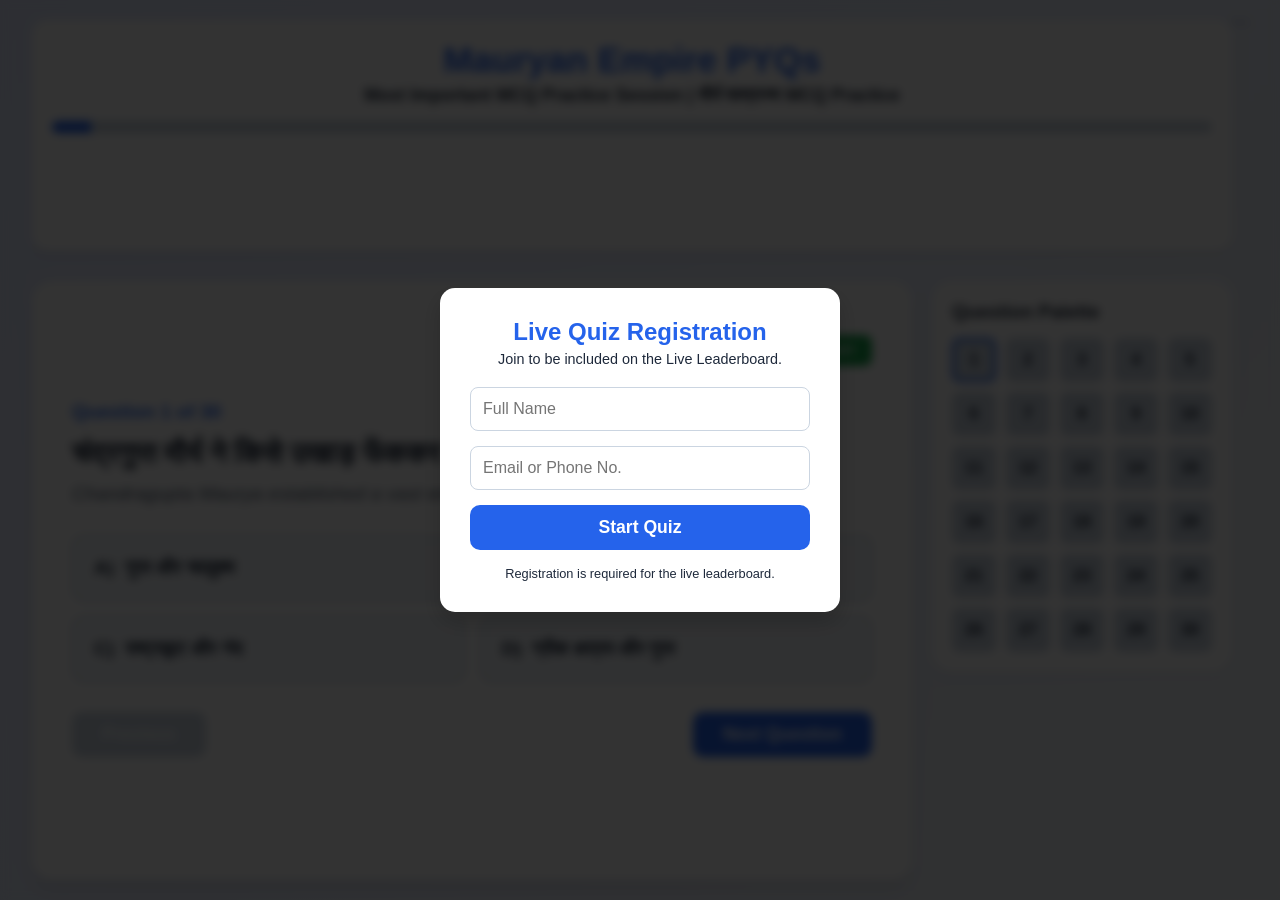
<file: mauryan-empire.html>
<!DOCTYPE html>
<html lang="hi">
<head>
    <meta charset="UTF-8">
    <meta name="viewport" content="width=device-width, initial-scale=1.0">
    <title>Mauryan Empire Quiz - Your Target Exam Special</title>
    <style>
        :root {
            --primary: #2563eb;
            --primary-dark: #1e40af;
            --success: #16a34a;
            --danger: #dc2626;
            --gray-light: #f1f5f9;
            --gray-med: #cbd5e1;
            --text-main: #1e293b;
            --white: #ffffff;
        }

        * {
            box-sizing: border-box;
            margin: 0;
            padding: 0;
            font-family: 'Segoe UI', Tahoma, Geneva, Verdana, sans-serif;
        }

        body {
            background: linear-gradient(135deg, #e0e7ff 0%, #f1f5f9 100%);
            color: var(--text-main);
            min-height: 100vh;
            padding: 20px;
            display: flex;
            justify-content: center;
        }

        .container {
            width: 100%;
            max-width: 1200px;
            display: grid;
            grid-template-columns: 1fr 300px;
            gap: 20px;
        }

        /* Header Area */
        .header {
            grid-column: 1 / -1;
            text-align: center;
            background: var(--white);
            padding: 20px;
            border-radius: 15px;
            box-shadow: 0 4px 6px -1px rgba(0,0,0,0.1);
            margin-bottom: 10px;
        }

        .header h1 {
            color: var(--primary);
            font-size: 2.2rem;
            margin-bottom: 5px;
        }

        .header p {
            font-weight: 600;
            color: var(--text-main);
            font-size: 1.1rem;
        }

        /* Progress Bar */
        .progress-container {
            width: 100%;
            height: 12px;
            background: var(--gray-med);
            border-radius: 10px;
            margin: 15px 0;
            overflow: hidden;
        }

        .progress-bar {
            height: 100%;
            background: var(--primary);
            width: 0%;
            transition: width 0.4s ease;
        }

        /* Main Quiz Card */
        .quiz-card {
            background: var(--white);
            padding: 40px;
            border-radius: 20px;
            box-shadow: 0 10px 15px -3px rgba(0,0,0,0.1);
            position: relative;
        }

        .timer-section {
            display: flex;
            align-items: center;
            justify-content: flex-end;
            gap: 15px;
            margin-bottom: 20px;
        }

        .timer-circle {
            width: 60px;
            height: 60px;
            border-radius: 50%;
            border: 4px solid var(--primary);
            display: flex;
            align-items: center;
            justify-content: center;
            font-size: 1.5rem;
            font-weight: bold;
            color: var(--primary);
        }

        .btn-timer {
            padding: 8px 16px;
            border: none;
            border-radius: 8px;
            cursor: pointer;
            font-weight: bold;
            color: white;
            transition: opacity 0.2s;
        }
        .start-btn { background-color: var(--success); }
        .stop-btn { background-color: var(--danger); }
        .btn-timer:hover { opacity: 0.9; }

        .question-box { margin-bottom: 30px; }
        .q-number { color: var(--primary); font-weight: bold; font-size: 1.2rem; }
        .q-hindi { font-size: 1.8rem; font-weight: 700; line-height: 1.4; margin: 10px 0; }
        .q-english { font-size: 1.2rem; color: #475569; font-style: italic; }

        /* Options */
        .options-grid {
            display: grid;
            grid-template-columns: 1fr 1fr;
            gap: 15px;
        }

        .option {
            background: var(--gray-light);
            border: 2px solid var(--gray-med);
            padding: 20px;
            border-radius: 12px;
            cursor: pointer;
            font-size: 1.2rem;
            font-weight: 600;
            transition: all 0.2s ease;
            display: flex;
            align-items: center;
        }

        .option:hover { border-color: var(--primary); background: #eff6ff; }
        .option.correct { background-color: var(--success) !important; color: white; border-color: var(--success); }
        .option.wrong { background-color: var(--danger) !important; color: white; border-color: var(--danger); }
        .option.disabled { cursor: not-allowed; pointer-events: none; }

        /* Explanation */
        .explanation-box {
            margin-top: 25px;
            padding: 20px;
            background: #f0fdf4;
            border-left: 6px solid var(--success);
            border-radius: 8px;
            display: none;
            animation: fadeIn 0.5s ease;
        }

        /* Sidebar Palette */
        .palette-card {
            background: var(--white);
            padding: 20px;
            border-radius: 20px;
            box-shadow: 0 4px 6px rgba(0,0,0,0.05);
            height: fit-content;
        }

        .palette-grid {
            display: grid;
            grid-template-columns: repeat(5, 1fr);
            gap: 10px;
            margin-top: 15px;
        }

        .palette-item {
            aspect-ratio: 1;
            display: flex;
            align-items: center;
            justify-content: center;
            background: var(--gray-med);
            color: var(--text-main);
            font-weight: bold;
            border-radius: 8px;
            cursor: pointer;
            border: 3px solid transparent;
        }

        .palette-item.active { border-color: var(--primary); }
        .palette-item.correct { background-color: var(--success); color: white; }
        .palette-item.wrong { background-color: var(--danger); color: white; }

        /* Navigation */
        .nav-footer {
            margin-top: 30px;
            display: flex;
            justify-content: space-between;
        }

        .nav-btn {
            padding: 12px 30px;
            background: var(--primary);
            color: white;
            border: none;
            border-radius: 10px;
            font-weight: bold;
            cursor: pointer;
            font-size: 1.1rem;
        }
        .nav-btn:disabled { background: var(--gray-med); cursor: not-allowed; }

        /* Result Screen */
        .result-screen {
            text-align: center;
            display: none;
        }
        .score-circle {
            width: 150px;
            height: 150px;
            border-radius: 50%;
            border: 10px solid var(--primary);
            display: flex;
            align-items: center;
            justify-content: center;
            font-size: 3rem;
            margin: 20px auto;
            color: var(--primary);
            font-weight: bold;
        }

        @keyframes fadeIn { from { opacity: 0; transform: translateY(10px); } to { opacity: 1; transform: translateY(0); } }

        @media (max-width: 900px) {
            .container { grid-template-columns: 1fr; }
            .options-grid { grid-template-columns: 1fr; }
        }

        /* Registration Overlay & Leaderboard Styles */
        .registration-overlay {
            position: fixed;
            top: 0;
            left: 0;
            width: 100%;
            height: 100%;
            background: rgba(0, 0, 0, 0.8);
            backdrop-filter: blur(5px);
            display: flex;
            align-items: center;
            justify-content: center;
            z-index: 1000;
            transition: opacity 0.3s;
        }

        .registration-box {
            background: var(--white);
            padding: 30px;
            border-radius: 15px;
            width: 90%;
            max-width: 400px;
            text-align: center;
            box-shadow: 0 10px 25px rgba(0, 0, 0, 0.2);
        }

        .registration-box input {
            width: 100%;
            padding: 12px;
            margin-bottom: 15px;
            border: 1px solid #cbd5e1;
            border-radius: 8px;
            font-size: 1rem;
            color: var(--text-main);
        }

        .registration-box input:focus {
            outline: none;
            border-color: var(--primary);
        }

        .lb-container {
            margin-top: 30px;
            text-align: left;
            border-top: 2px solid #e2e8f0;
            padding-top: 20px;
        }

        .lb-item {
            display: flex;
            justify-content: space-between;
            padding: 10px;
            border-bottom: 1px solid #f1f5f9;
        }

        .lb-item:nth-child(even) {
            background: #f8fafc;
        }

        .rank-1 {
            font-weight: bold;
            color: #fbbf24;
        }

        /* Gold */
        .rank-2 {
            font-weight: bold;
            color: #94a3b8;
        }

        /* Silver */
        .rank-3 {
            font-weight: bold;
            color: #b45309;
        }

        /* Bronze */
    </style>
</head>
<body>

    <div id="registration-overlay" class="registration-overlay">
        <div class="registration-box">
            <h2 style="color: var(--primary); margin-bottom: 5px;">Live Quiz Registration</h2>
            <p style="color: var(--text-muted); margin-bottom: 20px; font-size: 0.9rem;">Join to be included on the Live
                Leaderboard.</p>
            <form id="reg-form">
                <input type="text" id="reg-name" placeholder="Full Name" required>
                <input type="text" id="reg-contact" placeholder="Email or Phone No." required>
                <button type="submit" id="reg-submit" class="nav-btn" style="width: 100%; height: 45px;">Start
                    Quiz</button>
            </form>
            <div id="reg-loader" style="display: none; margin-top: 15px; color: var(--primary); font-weight: bold;">
                Connecting to database... ⏳</div>
            <div id="reg-error" style="color: var(--danger); margin-top: 10px; display: none;">Error registering. Try
                again.</div>
            <p style="font-size: 0.8rem; color: var(--text-muted); margin-top: 15px; line-height: 1.4;">Registration is required for the live leaderboard.</p>
        </div>
    </div>

<div class="container">
    <div class="header">
        <h1>Mauryan Empire PYQs</h1>
        <p>Most Important MCQ Practice Session | मौर्य साम्राज्य MCQ Practice</p>
        <div class="progress-container">
            <div class="progress-bar" id="progress"></div>
        </div>
    </div>

    <main class="quiz-card" id="quiz-area">
        <div class="timer-section">
            <button class="btn-timer stop-btn" onclick="stopTimer()">STOP</button>
            <div class="timer-circle" id="timer-display">25</div>
            <button class="btn-timer start-btn" onclick="startTimer()">START</button>
        </div>

        <div id="question-content">
            <div class="question-box">
                <span class="q-number" id="q-label">Question 1 of 30</span>
                <p class="q-hindi" id="q-hindi">Question loading...</p>
                <p class="q-english" id="q-english">Translation loading...</p>
            </div>

            <div class="options-grid" id="options-container">
                </div>

            <div class="explanation-box" id="explanation-box">
                <strong>स्पष्टीकरण:</strong>
                <p id="explanation-text"></p>
            </div>

            <div class="nav-footer">
                <button class="nav-btn" id="prev-btn" onclick="prevQuestion()" disabled>Previous</button>
                <button class="nav-btn" id="next-btn" onclick="nextQuestion()">Next Question</button>
            </div>
        </div>

        <div class="result-screen" id="result-screen">
            <h2>Quiz Completed!</h2>
            <div class="score-circle" id="final-score">0/0</div>
            <p id="performance-msg"></p>
            <button class="nav-btn" style="margin-top: 20px;" onclick="location.reload()">Restart Quiz</button>
            
            <div class="lb-container">
                <h3 style="margin-bottom: 15px; text-align: center; color: var(--text-main);">🏆 Live Leaderboard</h3>
                <div id="lb-loading" style="text-align: center; color: var(--text-muted); padding: 10px; display: none;">Fetching scores... ⏳</div>
                <div id="lb-list"></div>
            </div>
        </div>
    </main>

    <aside class="palette-card">
        <h3>Question Palette</h3>
        <div class="palette-grid" id="palette">
            </div>
    </aside>
</div>



<script>
    const quizData = [
        {
            questionHindi: "चंद्रगुप्त मौर्य ने किसे उखाड़ फेंककर एक विशाल साम्राज्य की स्थापना की?",
            questionEnglish: "Chandragupta Maurya established a vast empire overthrowing:",
            options: ["गुप्त और चालुक्य", "नंद और ग्रीक क्षत्रप", "राष्ट्रकूट और नंद", "ग्रीक क्षत्रप और गुप्त"],
            correctIndex: 1,
            explanationHindi: "चंद्रगुप्त मौर्य ने नंदों और ग्रीक क्षत्रपों को हराकर अपने विशाल साम्राज्य की स्थापना की थी।"
        },
        {
            questionHindi: "बिंदुसार की उपाधि के संबंध में निम्नलिखित में से कौन सा सही है?",
            questionEnglish: "Which of the following is correct regarding Bindusara's title?",
            options: ["बिंदुसार: दुश्मनों का नाशक", "चंद्रगुप्त: सबसे सुंदर", "बिंदुसार: देवताओं का प्रिय", "अशोक: सबसे महान"],
            correctIndex: 0,
            explanationHindi: "यूनानी इतिहासकार एथेनियस ने बिंदुसार को 'दुश्मनों का नाशक' (अमित्रघात) कहा था।"
        },
        {
            questionHindi: "अशोक ने ............... को त्याग दिया और ................ को अपना लिया।",
            questionEnglish: "Ashoka abandoned ............... and embraced ................",
            options: ["भेरीघोष, दिग्विजय", "धम्मघोष, भेरीघोष", "भेरीघोष, धम्मघोष", "धम्मघोष, दिग्विजय"],
            correctIndex: 2,
            explanationHindi: "कलिंग युद्ध के बाद अशोक ने 'बल द्वारा विजय' (भेरीघोष) की नीति को त्याग दिया और धर्म की नीति (धम्मघोष) को अपना लिया।"
        },
        {
            questionHindi: "मौर्य प्रशासन के अखिल भारतीय स्वरूप होने का क्या लाभ था?",
            questionEnglish: "What was an advantage of the Mauryan administration having a Pan-Indian character?",
            options: ["लोगों के सामाजिक-आर्थिक जीवन पर अधिक ध्यान", "छोटे प्रांतों में विद्रोह में वृद्धि", "विदेशी आक्रमणकारियों से सुरक्षित क्षेत्र में वृद्धि", "उपरोक्त सभी"],
            correctIndex: 0,
            explanationHindi: "अखिल भारतीय स्वरूप ने मौर्य राजाओं को लोगों के सामाजिक और आर्थिक जीवन पर अधिक ध्यान देने में मदद की, जिससे चहुंमुखी आर्थिक समृद्धि हुई।"
        },
        {
            questionHindi: "निम्नलिखित में से कौन मौर्य साम्राज्य के प्रांत थे?",
            questionEnglish: "Which of the following were provinces in the Mauryan Empire?",
            options: ["मगध, अवंती, कलिंग और चोलमंडलम", "मगध, गांधार, अवंती, कलिंग और दक्षिणी प्रांत", "मगध, तक्षशिला, उज्जैन और तोसली", "उपरोक्त में से कोई नहीं"],
            correctIndex: 1,
            explanationHindi: "मगध, गांधार, अवंती, कलिंग और दक्षिणी प्रांत मौर्य साम्राज्य के प्रमुख प्रांत थे।"
        },
        {
            questionHindi: "निम्नलिखित में से कौन प्रांतीय सरकार के अधिकारी थे?",
            questionEnglish: "Which of the following were officers in the Provincial Government?",
            options: ["पुरोहित, सेनापति, सन्निधाता, समाहर्ता", "महामात्र, प्रादेशिक, रज्जुक, युक्त", "प्रादेशिक, रज्जुक, युक्त", "बलि, भाग, शुल्क"],
            correctIndex: 2,
            explanationHindi: "प्रादेशिक (कर कलेक्टर), रज्जुक (राजस्व अधिकारी), और युक्त प्रांतीय सरकार में जिलों के प्रशासन की देखभाल करते थे।"
        },
        {
            questionHindi: "मौर्य राजवंश के बाद 'मगध' पर किस राजवंश ने शासन किया?",
            questionEnglish: "Which dynasty ruled over 'Magadha' after the Mauryan Dynasty?",
            options: ["सातवाहन", "शुंग", "नंद", "कण्व"],
            correctIndex: 1,
            explanationHindi: "185 ईसा पूर्व में अंतिम मौर्य सम्राट बृहद्रथ की उनके सेनापति पुष्यमित्र शुंग द्वारा हत्या के बाद शुंग राजवंश की स्थापना हुई थी।"
        },
        {
            questionHindi: "चंद्रगुप्त मौर्य के प्रसिद्ध शिक्षक चाणक्य निम्नलिखित में से किस शिक्षा केंद्र से जुड़े थे?",
            questionEnglish: "With which of the following centres of learning was Chanakya associated?",
            options: ["तक्षशिला", "नालंदा", "विक्रमशिला", "वैशाली"],
            correctIndex: 0,
            explanationHindi: "तक्षशिला चाणक्य (कौटिल्य) के साथ अपने जुड़ाव के लिए जाना जाता है, जिन्होंने साम्राज्य की स्थापना में चंद्रगुप्त मौर्य का मार्गदर्शन किया था।"
        },
        {
            questionHindi: "'दूसरा अशोक' किसे कहा जाता है?",
            questionEnglish: "Who is called the 'second Ashoka'?",
            options: ["समुद्रगुप्त", "चंद्रगुप्त मौर्य", "कनिष्क", "हर्षवर्धन"],
            correctIndex: 2,
            explanationHindi: "कुषाण राजा कनिष्क को 'दूसरा अशोक' कहा जाता है क्योंकि अशोक की तरह उन्होंने भी बौद्ध धर्म अपना लिया था।"
        },
        {
            questionHindi: "कौटिल्य और चंद्रगुप्त मौर्य के हाथों नंदों के पतन का वर्णन किस संस्कृत नाटक में किया गया है?",
            questionEnglish: "The decline of the Nandas is portrayed in which Sanskrit play?",
            options: ["मुद्राराक्षस", "देवीचंद्रगुप्त", "मालविकाग्निमित्रम्", "मृच्छकटिकम्"],
            correctIndex: 0,
            explanationHindi: "विशाखदत्त द्वारा लिखित नाटक 'मुद्राराक्षस' में नंद वंश के पतन का वर्णन किया गया है।"
        },
        {
            questionHindi: "'अर्थशास्त्र' के लेखक किसके समकालीन थे?",
            questionEnglish: "The author of 'Arthashastra' was a contemporary of:",
            options: ["अशोक", "चंद्रगुप्त मौर्य", "समुद्रगुप्त", "चंद्रगुप्त विक्रमादित्य"],
            correctIndex: 1,
            explanationHindi: "'अर्थशास्त्र' के लेखक कौटिल्य (चाणक्य) चंद्रगुप्त मौर्य के दरबार में मुख्यमंत्री थे।"
        },
        {
            questionHindi: "किस घटना ने अशोक की प्रशासनिक नीति में गहरा बदलाव लाया?",
            questionEnglish: "Which event brought about a profound change in Ashoka's administrative policy?",
            options: ["तीसरी बौद्ध संगीति", "कलिंग युद्ध", "बौद्ध धर्म अपनाना", "सीलोन में मिशनरी भेजना"],
            correctIndex: 1,
            explanationHindi: "कलिंग युद्ध के रक्तपात और विनाश ने अशोक को अपनी नीतियों को अहिंसा में बदलने के लिए प्रेरित किया।"
        },
        {
            questionHindi: "मौर्य काल के दौरान 'स्थानिक' कौन होते थे?",
            questionEnglish: "Who was the spatial (Sthaanik) during the Mauryan period?",
            options: ["जिला प्रशासक", "प्रांतीय प्रशासक", "ग्राम प्रशासक", "नगर प्रशासक"],
            correctIndex: 0,
            explanationHindi: "मौर्य साम्राज्य में स्थानिक जिला प्रशासक होते थे।"
        },
        {
            questionHindi: "निम्नलिखित में से किसमें मौर्य समाज के सात वर्गों में विभाजन का उल्लेख है?",
            questionEnglish: "Which one of the following mentioned the division of the Mauryan Society into seven classes?",
            options: ["अशोक के शिलालेख", "इंडिका", "कौटिल्य का अर्थशास्त्र", "विष्णु पुराण"],
            correctIndex: 1,
            explanationHindi: "यूनानी राजदूत मेगस्थनीज द्वारा लिखित पुस्तक 'इंडिका' में मौर्य समाज के सात वर्गों का उल्लेख किया गया है।"
        },
        {
            questionHindi: "निम्नलिखित में से कौन मौर्य राजवंश का हिस्सा नहीं था?",
            questionEnglish: "Who, among the following, was not a part of the Mauryan dynasty?",
            options: ["अजातशत्रु", "बिंदुसार", "चंद्रगुप्त मौर्य", "इनमें से कोई नहीं"],
            correctIndex: 0,
            explanationHindi: "अजातशत्रु मगध के हर्यक वंश के राजा थे, जो मौर्य वंश से पहले के थे।"
        },
        {
            questionHindi: "चंद्रगुप्त मौर्य अंततः किसके प्रबल अनुयायी बन गए थे?",
            questionEnglish: "Chandragupta Maurya was an ardent follower of:",
            options: ["सिख धर्म", "जैन धर्म", "बौद्ध धर्म", "यहूदी धर्म"],
            correctIndex: 1,
            explanationHindi: "चंद्रगुप्त ने अपने जीवन के उत्तरार्ध में जैन धर्म का पालन किया और श्रवणबेलगोला में एक भिक्षु के रूप में दिन बिताए।"
        },
        {
            questionHindi: "अशोक को बौद्ध धर्म अपनाने के लिए प्रभावित करने वाले भिक्षु कौन थे?",
            questionEnglish: "The monk who influenced Ashoka to embrace Buddhism was:",
            options: ["विष्णु गुप्त", "उपगुप्त", "ब्रह्मा गुप्त", "बृहद्रथ"],
            correctIndex: 1,
            explanationHindi: "उपगुप्त एक बौद्ध भिक्षु थे जो मौर्य सम्राट अशोक के आध्यात्मिक गुरु थे।"
        },
        {
            questionHindi: "मौर्य दरबार में यूनानी राजदूत का नाम क्या था?",
            questionEnglish: "Name the Greek Ambassador at the Mauryan Court:",
            options: ["सिकंदर", "मेगस्थनीज", "प्लेटो", "अरस्तू"],
            correctIndex: 1,
            explanationHindi: "मेगस्थनीज सेल्यूकस प्रथम निकेटर के राजदूत थे जो चंद्रगुप्त मौर्य के दरबार में रहे।"
        },
        {
            questionHindi: "अंतिम मौर्य शासक बृहद्रथ की हत्या करने के बाद सत्ता किसने छीन ली?",
            questionEnglish: "Who usurped power after killing the last ruler Brihadratha?",
            options: ["पुष्यमित्र शुंग", "अग्निमित्र", "वसुमित्र", "ज्येष्ठमित्र"],
            correctIndex: 0,
            explanationHindi: "बृहद्रथ की हत्या उनके सेनापति पुष्यमित्र शुंग ने की थी, जिसने शुंग साम्राज्य की स्थापना की।"
        },
        {
            questionHindi: "मौर्य काल में समाज की निम्नलिखित में से कौन सी विशेषता नहीं थी?",
            questionEnglish: "Which one was not a characteristic of society in Mauryan times?",
            options: ["गुलामी", "जाति की कठोरता", "वेश्यावृत्ति", "विधवा पुनर्विवाह"],
            correctIndex: 3,
            explanationHindi: "मौर्य समाज में विधवा पुनर्विवाह को सामान्यतः अच्छा नहीं माना जाता था।"
        },
        {
            questionHindi: "मौर्य काल के दौरान सबसे अधिक इस्तेमाल किया जाने वाला सिक्का कौन सा था?",
            questionEnglish: "The most commonly used coin during the Mauryan period was:",
            options: ["कार्षापण", "निष्क", "सुवर्ण", "काकिणी"],
            correctIndex: 0,
            explanationHindi: "मौर्य साम्राज्य के दौरान कार्षापण (चांदी का सिक्का) सबसे अधिक इस्तेमाल किया जाने वाला सिक्का था।"
        },
        {
            questionHindi: "मौर्य काल के दौरान धर्ममहामात्र कौन थे?",
            questionEnglish: "Dharmamahamatras were __________ during the Mauryan period.",
            options: ["अधिकारी", "बौद्ध भिक्षु", "जैन भिक्षु", "सैनिक"],
            correctIndex: 0,
            explanationHindi: "वे अशोक द्वारा स्थापित वरिष्ठ अधिकारी थे, जो नैतिकता और धर्म के प्रसार के प्रभारी थे।"
        },
        {
            questionHindi: "अशोक के कलिंग अभियान की जानकारी का प्रमुख स्रोत कौन सा है?",
            questionEnglish: "Which is the principle source of info for Ashoka's campaign against Kalinga?",
            options: ["स्तंभ शिलालेख-VII", "महावंश", "दिव्यावदान", "शिलालेख-XIII"],
            correctIndex: 3,
            explanationHindi: "13वाँ शिलालेख (Rock Edict XIII) कलिंग युद्ध के विनाश और अशोक के हृदय परिवर्तन का वर्णन करता है।"
        },
        {
            questionHindi: "मौर्य दरबार की आधिकारिक भाषा क्या थी?",
            questionEnglish: "The official language of the Mauryan Court was:",
            options: ["मागधी", "प्राकृत", "मैथिली", "संस्कृत"],
            correctIndex: 0,
            explanationHindi: "मागधी मौर्य दरबार की आधिकारिक भाषा थी, जिसमें अशोक के अधिकांश शिलालेख लिखे गए थे।"
        },
        {
            questionHindi: "सेल्यूकस निकेटर को किसने हराया था?",
            questionEnglish: "Seleucus Nicator was defeated by:",
            options: ["अशोक", "चंद्रगुप्त मौर्य", "बिंदुसार", "बृहद्रथ"],
            correctIndex: 1,
            explanationHindi: "चंद्रगुप्त मौर्य ने सेल्यूकस प्रथम निकेटर को हराया और हेरात, काबुल, कंधार प्राप्त किए।"
        },
        {
            questionHindi: "मौर्य साम्राज्य की राजधानी कहाँ स्थित थी?",
            questionEnglish: "The capital of the Mauryan kingdom was located at:",
            options: ["पाटलिपुत्र", "वैशाली", "लुंबिनी", "गया"],
            correctIndex: 0,
            explanationHindi: "मौर्य साम्राज्य की राजधानी पाटलिपुत्र (वर्तमान पटना) थी।"
        },
        {
            questionHindi: "मौर्य कला के सर्वश्रेष्ठ नमूने किसके द्वारा दर्शाए गए हैं?",
            questionEnglish: "The best specimens of Mauryan art are represented by their:",
            options: ["स्तूप", "स्तंभ", "चैत्य", "गुफाएँ"],
            correctIndex: 1,
            explanationHindi: "अशोक के एकाश्म स्तंभ (Pillars) मौर्य कला के सबसे उत्कृष्ट उदाहरण माने जाते हैं।"
        },
        {
            questionHindi: "जिला स्तर पर मौर्य अधिकारियों का सही अवरोही क्रम क्या था?",
            questionEnglish: "Correct descending order of Mauryan officers at district level:",
            options: ["रज्जुक, प्रादेशिक, युक्त", "युक्त, रज्जुक, प्रादेशिक", "प्रादेशिक, युक्त, रज्जुक", "प्रादेशिक, रज्जुक, युक्त"],
            correctIndex: 3,
            explanationHindi: "सही क्रम था: प्रादेशिक (सबसे ऊपर), रज्जुक (मध्य), और युक्त (अधीनस्थ)।"
        },
        {
            questionHindi: "चंद्रगुप्त मौर्य ने नंदों को उखाड़ फेंकने का फैसला क्यों किया?",
            questionEnglish: "Why did Chandragupta decide to overthrow the Nandas?",
            options: ["चाणक्य का अपमान", "नंद नीची जाति के थे", "नंदों का उत्पीड़न और धन संचय", "क्षत्रिय शासन की बहाली"],
            correctIndex: 2,
            explanationHindi: "नंदों ने जबरन वसूली और जनता के उत्पीड़न से भारी धन जमा किया था, जिससे जनता असंतुष्ट थी।"
        },
        {
            questionHindi: "किस मौर्य राजा के पास 'अमित्रघात' की उपाधि है?",
            questionEnglish: "Which Mauryan king holds the title of Amitraghata?",
            options: ["बिम्बिसार", "चंद्रगुप्त मौर्य", "बिंदुसार", "अशोक"],
            correctIndex: 2,
            explanationHindi: "बिंदुसार को यूनानी स्रोतों में 'अमित्रघात' (शत्रुओं का संहारक) कहा गया है।"
        }
    ];

    let currentQuestion = 0;
    let score = 0;
    let timeLeft = 25;
    let timerId = null;
    let isAnswered = false;
    let userAnswers = new Array(quizData.length).fill(null);

    const timerDisplay = document.getElementById('timer-display');
    const optionsContainer = document.getElementById('options-container');
    const explanationBox = document.getElementById('explanation-box');
    const palette = document.getElementById('palette');
    const progressBar = document.getElementById('progress');

    // Initialize Palette
    function initPalette() {
        palette.innerHTML = '';
        quizData.forEach((_, index) => {
            const div = document.createElement('div');
            div.className = 'palette-item';
            div.innerText = index + 1;
            div.id = `pal-${index}`;
            div.onclick = () => jumpToQuestion(index);
            palette.appendChild(div);
        });
    }

    function loadQuestion() {
        isAnswered = false;
        const q = quizData[currentQuestion];
        
        document.getElementById('q-label').innerText = `Question ${currentQuestion + 1} of ${quizData.length}`;
        document.getElementById('q-hindi').innerText = q.questionHindi;
        document.getElementById('q-english').innerText = q.questionEnglish;
        
        optionsContainer.innerHTML = '';
        explanationBox.style.display = 'none';
        
        q.options.forEach((opt, index) => {
            const btn = document.createElement('div');
            btn.className = 'option';
            btn.innerHTML = `<strong>${String.fromCharCode(65 + index)})</strong> &nbsp; ${opt}`;
            btn.onclick = () => checkAnswer(index);
            optionsContainer.appendChild(btn);
        });

        // Update Nav
        document.getElementById('prev-btn').disabled = currentQuestion === 0;
        document.getElementById('next-btn').innerText = currentQuestion === quizData.length - 1 ? "Finish Quiz" : "Next Question";
        
        // Update Palette Active
        document.querySelectorAll('.palette-item').forEach(el => el.classList.remove('active'));
        document.getElementById(`pal-${currentQuestion}`).classList.add('active');

        // Update Progress
        progressBar.style.width = `${((currentQuestion + 1) / quizData.length) * 100}%`;

        resetTimer();
        startTimer();
    }

    function checkAnswer(index) {
        if (isAnswered) return;
        isAnswered = true;
        stopTimer();

        const q = quizData[currentQuestion];
        userAnswers[currentQuestion] = index;
        const options = optionsContainer.children;

        if (index === q.correctIndex) {
            options[index].classList.add('correct');
            document.getElementById(`pal-${currentQuestion}`).classList.add('correct');
            score++;
        } else {
            options[index].classList.add('wrong');
            options[q.correctIndex].classList.add('correct');
            document.getElementById(`pal-${currentQuestion}`).classList.add('wrong');
        }

        // Disable all options
        for (let opt of options) opt.classList.add('disabled');

        // Show Explanation
        explanationBox.style.display = 'block';
        document.getElementById('explanation-text').innerText = q.explanationHindi;
    }

    function startTimer() {
        if (timerId) clearInterval(timerId);
        timerId = setInterval(() => {
            timeLeft--;
            timerDisplay.innerText = timeLeft;
            if (timeLeft <= 0) {
                clearInterval(timerId);
                autoSelectWrong();
            }
        }, 1000);
    }

    function stopTimer() {
        clearInterval(timerId);
    }

    function resetTimer() {
        timeLeft = 25;
        timerDisplay.innerText = timeLeft;
    }

    function autoSelectWrong() {
        if (!isAnswered) {
            checkAnswer(-1); // Automatically reveal correct answer as user didn't pick
        }
    }

    function nextQuestion() {
        if (currentQuestion < quizData.length - 1) {
            currentQuestion++;
            loadQuestion();
        } else {
            showResults();
        }
    }

    function prevQuestion() {
        if (currentQuestion > 0) {
            currentQuestion--;
            loadQuestion();
        }
    }

    function jumpToQuestion(index) {
        currentQuestion = index;
        loadQuestion();
    }

    // Start
    initPalette();
    loadQuestion();

    // --- Live Quiz Registration & Leaderboard Logic ---
    const SCRIPT_URL = 'https://script.google.com/macros/s/AKfycbzKp_hbUcFmKuAFl3GdkvnzGAeYvP-SQ3fKAm7yJKqJoKYGisjvxSsq9elpdS0izyPEXA/exec';
    const QUIZ_NAME = 'Mauryan Empire Quiz';
    let studentId = null;

    document.getElementById('reg-form').addEventListener('submit', function (e) {
        e.preventDefault();
        const name = document.getElementById('reg-name').value;
        const contact = document.getElementById('reg-contact').value;
        const btn = document.getElementById('reg-submit');

        btn.disabled = true;
        document.getElementById('reg-loader').style.display = 'block';
        document.getElementById('reg-error').style.display = 'none';

        fetch(SCRIPT_URL, {
            method: 'POST',
            body: JSON.stringify({ action: 'register', quizName: QUIZ_NAME, name: name, contact: contact })
        }).then(r => r.json()).then(data => {
            if (data.status === 'success') {
                studentId = data.id;
                document.getElementById('registration-overlay').style.display = 'none';
            } else {
                throw new Error('Server error');
            }
        }).catch(err => {
            console.error('Registration error:', err);
            document.getElementById('reg-error').style.display = 'block';
            btn.disabled = false;
            document.getElementById('reg-loader').style.display = 'none';
        });
    });

    function showResults() {
        document.getElementById('question-content').style.display = 'none';
        document.querySelector('.timer-section').style.display = 'none';
        const resultScreen = document.getElementById('result-screen');
        resultScreen.style.display = 'block';
        
        const finalScore = document.getElementById('final-score');
        finalScore.innerText = `${score} / ${quizData.length}`;
        
        const percent = (score / quizData.length) * 100;
        let msg = "";
        if (percent >= 80) msg = "Excellent! You are a Mauryan Empire expert.";
        else if (percent >= 50) msg = "Good job! A bit more revision and you'll be perfect.";
        else msg = "Keep studying! The Mauryan Empire has much to teach.";
        
        document.getElementById('performance-msg').innerText = msg;

        // Submit score and fetch leaderboard
        const lbLoading = document.getElementById('lb-loading');
        lbLoading.style.display = 'block';

        if (studentId) {
            fetch(SCRIPT_URL, {
                method: 'POST',
                body: JSON.stringify({ action: 'submitScore', id: studentId, score: score })
            }).then(() => fetchLeaderboard())
                .catch(e => { console.error(e); lbLoading.innerText = 'Failed to load leaderboard.'; });
        } else {
            // Fallback for demo or if registration was skipped/failed
            fetchLeaderboard();
        }
    }

    function fetchLeaderboard() {
        fetch(SCRIPT_URL + '?quizName=' + encodeURIComponent(QUIZ_NAME))
            .then(r => r.json())
            .then(data => renderLeaderboard(data))
            .catch(e => { 
                console.error(e); 
                document.getElementById('lb-loading').innerText = 'Failed to load leaderboard.'; 
            });
    }

    function renderLeaderboard(data) {
        document.getElementById('lb-loading').style.display = 'none';
        const lbList = document.getElementById('lb-list');
        lbList.innerHTML = '';
        if (!data || data.length === 0) { 
            lbList.innerHTML = '<p style="text-align: center;">No scores yet.</p>'; 
            return; 
        }
        data.forEach((entry, i) => {
            let rClass = '';
            if (i === 0) rClass = 'rank-1'; 
            else if (i === 1) rClass = 'rank-2'; 
            else if (i === 2) rClass = 'rank-3';
            lbList.innerHTML += `<div class="lb-item"><span class="${rClass}">#${i + 1} ${entry.name}</span><span style="font-weight:bold;">${entry.score} pts</span></div>`;
        });
    }

</script>
</body>
</html>

```
</file>
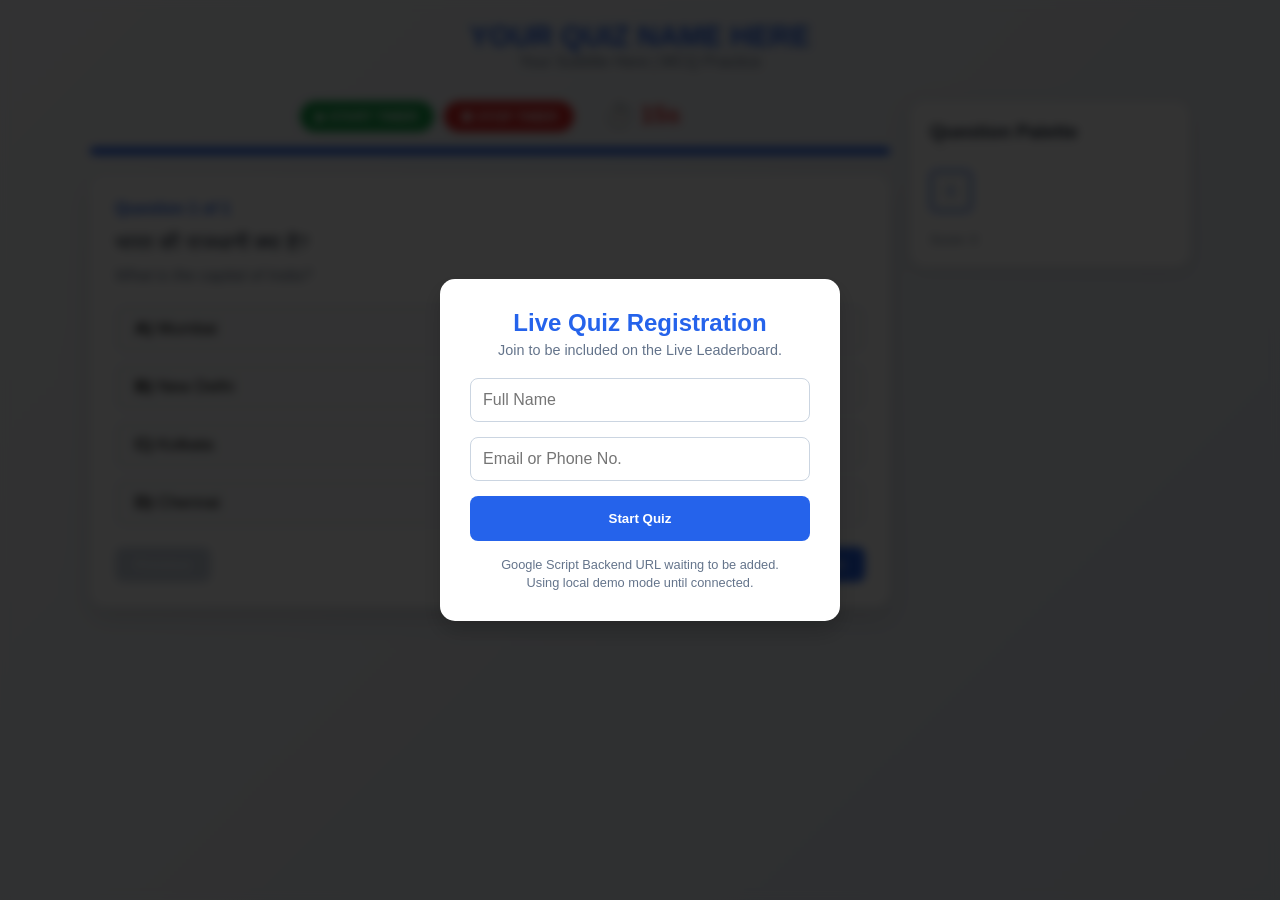
<file: quiz-template.html>
<!DOCTYPE html>
<html lang="en">

<head>
    <meta charset="UTF-8">
    <meta name="viewport" content="width=device-width, initial-scale=1.0">
    <title>YOUR QUIZ NAME HERE - Live Quiz Test</title>
    <style>
        :root {
            --primary: #2563eb;
            --primary-dark: #1e40af;
            --success: #16a34a;
            --danger: #dc2626;
            --bg-gradient: linear-gradient(135deg, #f8fafc 0%, #e2e8f0 100%);
            --card-bg: #ffffff;
            --text-main: #1e293b;
            --text-muted: #64748b;
        }

        * {
            box-sizing: border-box;
            margin: 0;
            padding: 0;
            font-family: 'Segoe UI', sans-serif;
        }

        body {
            background: var(--bg-gradient);
            min-height: 100vh;
            display: flex;
            flex-direction: column;
            align-items: center;
            padding: 20px;
            color: var(--text-main);
        }

        header {
            text-align: center;
            margin-bottom: 20px;
            width: 100%;
            max-width: 1100px;
        }

        h1 {
            color: var(--primary);
            font-size: 1.8rem;
            text-transform: uppercase;
        }

        .subtitle {
            color: var(--text-muted);
            font-size: 1rem;
            margin-bottom: 10px;
        }

        /* Main Layout */
        .main-wrapper {
            display: flex;
            gap: 20px;
            width: 100%;
            max-width: 1200px;
            flex-wrap: wrap;
            justify-content: center;
        }

        /* Quiz Section */
        .quiz-section {
            flex: 1;
            min-width: 350px;
            max-width: 800px;
        }

        /* Right Palette Section */
        .palette-section {
            width: 280px;
            background: var(--card-bg);
            border-radius: 15px;
            padding: 20px;
            box-shadow: 0 4px 15px rgba(0, 0, 0, 0.1);
            height: fit-content;
        }

        .palette-grid {
            display: grid;
            grid-template-columns: repeat(5, 1fr);
            gap: 8px;
            margin-top: 15px;
        }

        .palette-btn {
            aspect-ratio: 1;
            border: 1px solid #e2e8f0;
            background: #f8fafc;
            border-radius: 6px;
            cursor: pointer;
            font-size: 0.8rem;
            font-weight: bold;
            display: flex;
            align-items: center;
            justify-content: center;
        }

        .palette-btn.active {
            border: 2px solid var(--primary);
            color: var(--primary);
        }

        .palette-btn.visited {
            background: #e2e8f0;
        }

        .palette-btn.correct {
            background: var(--success);
            color: white;
            border: none;
        }

        .palette-btn.wrong {
            background: var(--danger);
            color: white;
            border: none;
        }

        /* Timer Controls */
        .timer-controls {
            display: flex;
            gap: 10px;
            justify-content: center;
            margin-bottom: 15px;
        }

        .control-btn {
            padding: 8px 16px;
            border-radius: 20px;
            border: none;
            cursor: pointer;
            font-weight: bold;
            color: white;
            transition: opacity 0.2s;
        }

        .btn-start {
            background: var(--success);
        }

        .btn-stop {
            background: var(--danger);
        }

        /* Card Styles */
        .quiz-card {
            background: var(--card-bg);
            border-radius: 15px;
            box-shadow: 0 10px 25px rgba(0, 0, 0, 0.1);
            padding: 25px;
            margin-bottom: 20px;
        }

        .progress-bar {
            height: 8px;
            background: #e2e8f0;
            border-radius: 4px;
            margin-bottom: 20px;
            overflow: hidden;
        }

        #progress-fill {
            height: 100%;
            background: var(--primary);
            width: 0%;
            transition: 0.3s;
        }

        .question-hindi {
            font-size: 1.3rem;
            margin-bottom: 10px;
            line-height: 1.4;
        }

        .question-english {
            font-size: 1rem;
            color: var(--text-muted);
            font-style: italic;
            margin-bottom: 20px;
        }

        .options-grid {
            display: grid;
            gap: 10px;
        }

        .option-btn {
            background: #f8fafc;
            border: 2px solid #e2e8f0;
            padding: 12px 18px;
            border-radius: 10px;
            cursor: pointer;
            text-align: left;
            font-size: 1.05rem;
            transition: 0.2s;
        }

        .option-btn:hover:not(:disabled) {
            border-color: var(--primary);
            background: #eff6ff;
        }

        .option-btn.correct {
            background: #dcfce7 !important;
            border-color: var(--success) !important;
        }

        .option-btn.wrong {
            background: #fee2e2 !important;
            border-color: var(--danger) !important;
        }

        #explanation {
            margin-top: 20px;
            padding: 15px;
            background: #f0f7ff;
            border-left: 4px solid var(--primary);
            display: none;
            animation: fadeIn 0.4s;
        }

        .nav-footer {
            display: flex;
            justify-content: space-between;
            margin-top: 20px;
        }

        .nav-btn {
            padding: 10px 20px;
            border: none;
            border-radius: 8px;
            background: var(--primary);
            color: white;
            cursor: pointer;
            font-weight: bold;
        }

        .nav-btn:disabled {
            background: #cbd5e1;
            cursor: not-allowed;
        }

        @keyframes fadeIn {
            from {
                opacity: 0;
            }

            to {
                opacity: 1;
            }
        }

        #result-screen {
            display: none;
            text-align: center;
        }

        /* Registration Overlay & Leaderboard Styles */
        .registration-overlay {
            position: fixed;
            top: 0;
            left: 0;
            width: 100%;
            height: 100%;
            background: rgba(0, 0, 0, 0.8);
            backdrop-filter: blur(5px);
            display: flex;
            align-items: center;
            justify-content: center;
            z-index: 1000;
            transition: opacity 0.3s;
        }

        .registration-box {
            background: var(--card-bg);
            padding: 30px;
            border-radius: 15px;
            width: 90%;
            max-width: 400px;
            text-align: center;
            box-shadow: 0 10px 25px rgba(0, 0, 0, 0.2);
        }

        .registration-box input {
            width: 100%;
            padding: 12px;
            margin-bottom: 15px;
            border: 1px solid #cbd5e1;
            border-radius: 8px;
            font-size: 1rem;
            color: var(--text-main);
        }

        .registration-box input:focus {
            outline: none;
            border-color: var(--primary);
        }

        .lb-container {
            margin-top: 30px;
            text-align: left;
            border-top: 2px solid #e2e8f0;
            padding-top: 20px;
        }

        .lb-item {
            display: flex;
            justify-content: space-between;
            padding: 10px;
            border-bottom: 1px solid #f1f5f9;
        }

        .lb-item:nth-child(even) {
            background: #f8fafc;
        }

        .rank-1 {
            font-weight: bold;
            color: #fbbf24;
        }

        /* Gold */
        .rank-2 {
            font-weight: bold;
            color: #94a3b8;
        }

        /* Silver */
        .rank-3 {
            font-weight: bold;
            color: #b45309;
        }

        /* Bronze */
    </style>
</head>

<body>
    <div id="registration-overlay" class="registration-overlay">
        <div class="registration-box">
            <h2 style="color: var(--primary); margin-bottom: 5px;">Live Quiz Registration</h2>
            <p style="color: var(--text-muted); margin-bottom: 20px; font-size: 0.9rem;">Join to be included on the Live
                Leaderboard.</p>
            <form id="reg-form">
                <input type="text" id="reg-name" placeholder="Full Name" required>
                <input type="text" id="reg-contact" placeholder="Email or Phone No." required>
                <button type="submit" id="reg-submit" class="nav-btn" style="width: 100%; height: 45px;">Start
                    Quiz</button>
            </form>
            <div id="reg-loader" style="display: none; margin-top: 15px; color: var(--primary); font-weight: bold;">
                Connecting to database... ⏳</div>
            <div id="reg-error" style="color: var(--danger); margin-top: 10px; display: none;">Error registering. Try
                again.</div>
            <p style="font-size: 0.8rem; color: var(--text-muted); margin-top: 15px; line-height: 1.4;">Google Script
                Backend URL waiting to be added.<br>Using local demo mode until connected.</p>
        </div>
    </div>
    <header>
        <h1>YOUR QUIZ NAME HERE</h1>
        <div class="subtitle">Your Subtitle Here | MCQ Practice</div>
    </header>

    <div class="main-wrapper">
        <div class="quiz-section">
            <div class="timer-controls">
                <button class="control-btn btn-start" onclick="startTimer()">▶ START TIMER</button>
                <button class="control-btn btn-stop" onclick="stopTimer()">⏹ STOP TIMER</button>
                <div style="font-size: 1.5rem; font-weight: bold; margin-left: 20px; color: var(--danger);">
                    ⏱️ <span id="timer-sec">15</span>s
                </div>
            </div>

            <div class="progress-bar">
                <div id="progress-fill"></div>
            </div>

            <div class="quiz-card" id="quiz-box">
                <div style="font-weight: bold; color: var(--primary); margin-bottom: 10px;" id="q-count">Question 1 of
                    ${questions.length}</div>
                <div class="question-hindi" id="q-hindi"></div>
                <div class="question-english" id="q-english"></div>

                <div class="options-grid" id="options-box"></div>

                <div id="explanation">
                    <strong>Explanation:</strong>
                    <p id="exp-text" style="margin-top: 5px;"></p>
                </div>

                <div class="nav-footer">
                    <button class="nav-btn" id="prev-btn" onclick="prevQ()">Previous</button>
                    <button class="nav-btn" id="next-btn" onclick="nextQ()">Next</button>
                </div>
            </div>

            <div class="quiz-card" id="result-screen">
                <h2>Quiz Completed!</h2>
                <h1 style="font-size: 4rem; margin: 20px 0; color: var(--primary);" id="final-score">0 / 0</h1>
                <p id="total-text">Total Questions: 0</p>

                <div class="lb-container">
                    <h3 style="margin-bottom: 15px; text-align: center; color: var(--text-main);">🏆 Live Leaderboard
                    </h3>
                    <div id="lb-loading"
                        style="text-align: center; color: var(--text-muted); padding: 10px; display: none;">Fetching
                        scores... ⏳</div>
                    <div id="lb-list"></div>
                </div>

                <button class="nav-btn" style="margin-top: 25px; width: 100%;" onclick="location.reload()">Restart
                    Quiz</button>
            </div>
        </div>

        <div class="palette-section">
            <h3 style="border-bottom: 2px solid #eee; padding-bottom: 10px;">Question Palette</h3>
            <div class="palette-grid" id="palette"></div>
            <div style="margin-top: 20px; font-size: 0.8rem; color: var(--text-muted);">
                <p>Score: <span id="live-score">0</span></p>
            </div>
        </div>
    </div>

    <script>
        // Data truncated for brevity in code view but included in the logic
        const questions = [
            // REPLACE THIS WITH YOUR QUESTIONS -> Follow this exact format
            {
                qH: "भारत की राजधानी क्या है?", // Hindi Question 
                qE: "What is the capital of India?", // English Question
                opt: ["Mumbai", "New Delhi", "Kolkata", "Chennai"], // 4 Options
                ans: 1, // Correct Option Index (0 = A, 1 = B, 2 = C, 3 = D)
                exp: "New Delhi is the official capital of India." // Explanation 
            }
        ];

        let cur = 0;
        let score = 0;
        let timer;
        let timeLeft = 15;
        let answered = new Array(questions.length).fill(null);

        function initPalette() {
            const palette = document.getElementById('palette');
            palette.innerHTML = '';
            questions.forEach((_, i) => {
                const btn = document.createElement('button');
                btn.className = 'palette-btn';
                btn.id = `pal-${i}`;
                btn.textContent = i + 1;
                btn.onclick = () => jumpTo(i);
                palette.appendChild(btn);
            });
        }

        function jumpTo(i) {
            cur = i;
            loadQ();
        }

        function loadQ() {
            stopTimer();
            timeLeft = 15;
            document.getElementById('timer-sec').textContent = timeLeft;

            const q = questions[cur];
            document.getElementById('q-count').textContent = `Question ${cur + 1} of ${questions.length}`;
            document.getElementById('q-hindi').textContent = q.qH;
            document.getElementById('q-english').textContent = q.qE;
            document.getElementById('progress-fill').style.width = `${((cur + 1) / questions.length) * 100}%`;

            const box = document.getElementById('options-box');
            box.innerHTML = '';
            q.opt.forEach((o, i) => {
                const b = document.createElement('button');
                b.className = 'option-btn';
                if (answered[cur] !== null) {
                    if (i === q.ans) b.classList.add('correct');
                    if (answered[cur] === i && i !== q.ans) b.classList.add('wrong');
                    b.disabled = true;
                }
                b.innerHTML = `<b>${String.fromCharCode(65 + i)})</b> ${o}`;
                b.onclick = () => select(i);
                box.appendChild(b);
            });

            const exp = document.getElementById('explanation');
            if (answered[cur] !== null) {
                exp.style.display = 'block';
                document.getElementById('exp-text').textContent = q.exp;
            } else {
                exp.style.display = 'none';
            }

            // Update Palette
            document.querySelectorAll('.palette-btn').forEach(b => b.classList.remove('active'));
            document.getElementById(`pal-${cur}`).classList.add('active');

            document.getElementById('prev-btn').disabled = cur === 0;
            document.getElementById('next-btn').textContent = cur === questions.length - 1 ? "Finish" : "Next";
        }

        function select(idx) {
            if (answered[cur] !== null) return;
            stopTimer();
            answered[cur] = idx;
            const q = questions[cur];
            const pBtn = document.getElementById(`pal-${cur}`);

            if (idx === q.ans) {
                score++;
                pBtn.classList.add('correct');
            } else {
                pBtn.classList.add('wrong');
            }
            document.getElementById('live-score').textContent = score;
            loadQ();
        }

        function startTimer() {
            if (answered[cur] !== null) return;
            clearInterval(timer);
            timer = setInterval(() => {
                timeLeft--;
                document.getElementById('timer-sec').textContent = timeLeft;
                if (timeLeft <= 0) {
                    stopTimer();
                    select(-1); // Mark as wrong/missed
                }
            }, 1000);
        }

        function stopTimer() { clearInterval(timer); }

        function nextQ() {
            if (cur < questions.length - 1) { cur++; loadQ(); }
            else { showResult(); }
        }

        function prevQ() { if (cur > 0) { cur--; loadQ(); } }

        function showResult() {
            document.getElementById('quiz-box').style.display = 'none';
            const rs = document.getElementById('result-screen');
            rs.style.display = 'block';
            document.getElementById('final-score').textContent = `${score} / ${questions.length}`;
            document.getElementById('total-text').textContent = `Total Questions: ${questions.length}`;

            const lbLoading = document.getElementById('lb-loading');
            lbLoading.style.display = 'block';

            if (studentId === 'demo-id' || SCRIPT_URL === 'YOUR_GOOGLE_APPS_SCRIPT_URL_HERE') {
                setTimeout(() => {
                    const currentScore = { name: document.getElementById('reg-name').value || 'You', score: score };
                    let mockData = [
                        { name: 'Demo Hero', score: 39 },
                        { name: 'Om Kumar', score: 36 },
                        { name: 'Test Student', score: 30 },
                        currentScore
                    ];
                    // sort by score descending
                    mockData.sort((a, b) => b.score - a.score);
                    // take top 10
                    renderLeaderboard(mockData.slice(0, 10));
                }, 1000);
            } else if (studentId) {
                fetch(SCRIPT_URL, {
                    method: 'POST',
                    body: JSON.stringify({ action: 'submitScore', id: studentId, score: score })
                }).then(() => fetchLeaderboard())
                    .catch(e => { console.error(e); lbLoading.innerText = 'Failed to load leaderboard.'; });
            }
        }

        function fetchLeaderboard() {
            fetch(SCRIPT_URL + '?quizName=' + encodeURIComponent(QUIZ_NAME))
                .then(r => r.json())
                .then(data => renderLeaderboard(data))
                .catch(e => { console.error(e); document.getElementById('lb-loading').innerText = 'Failed to load leaderboard.'; });
        }

        function renderLeaderboard(data) {
            document.getElementById('lb-loading').style.display = 'none';
            const lbList = document.getElementById('lb-list');
            lbList.innerHTML = '';
            if (!data || data.length === 0) { lbList.innerHTML = '<p style="text-align: center;">No scores yet.</p>'; return; }
            data.forEach((entry, i) => {
                let rClass = '';
                if (i === 0) rClass = 'rank-1'; else if (i === 1) rClass = 'rank-2'; else if (i === 2) rClass = 'rank-3';
                lbList.innerHTML += `<div class="lb-item"><span class="${rClass}">#${i + 1} ${entry.name}</span><span style="font-weight:bold;">${entry.score} pts</span></div>`;
            });
        }

        // --- Live Quiz Registration Logic ---
        const SCRIPT_URL = 'https://script.google.com/macros/s/AKfycbzKp_hbUcFmKuAFl3GdkvnzGAeYvP-SQ3fKAm7yJKqJoKYGisjvxSsq9elpdS0izyPEXA/exec';
        const QUIZ_NAME = 'ENTER YOUR QUIZ NAME HERE'; // Change this line!
        let studentId = null;

        document.getElementById('reg-form').addEventListener('submit', function (e) {
            e.preventDefault();
            const name = document.getElementById('reg-name').value;
            const contact = document.getElementById('reg-contact').value;
            const btn = document.getElementById('reg-submit');

            if (SCRIPT_URL === 'YOUR_GOOGLE_APPS_SCRIPT_URL_HERE') {
                studentId = 'demo-id';
                document.getElementById('registration-overlay').style.display = 'none';
                return;
            }

            btn.disabled = true;
            document.getElementById('reg-loader').style.display = 'block';
            document.getElementById('reg-error').style.display = 'none';

            fetch(SCRIPT_URL, {
                method: 'POST',
                body: JSON.stringify({ action: 'register', quizName: QUIZ_NAME, name: name, contact: contact })
            }).then(r => r.json()).then(data => {
                if (data.status === 'success') {
                    studentId = data.id;
                    document.getElementById('registration-overlay').style.display = 'none';
                } else {
                    throw new Error('Server error');
                }
            }).catch(err => {
                document.getElementById('reg-error').style.display = 'block';
                btn.disabled = false;
                document.getElementById('reg-loader').style.display = 'none';
            });
        });

        initPalette();
        loadQ();
    </script>
</body>

</html>
</file>
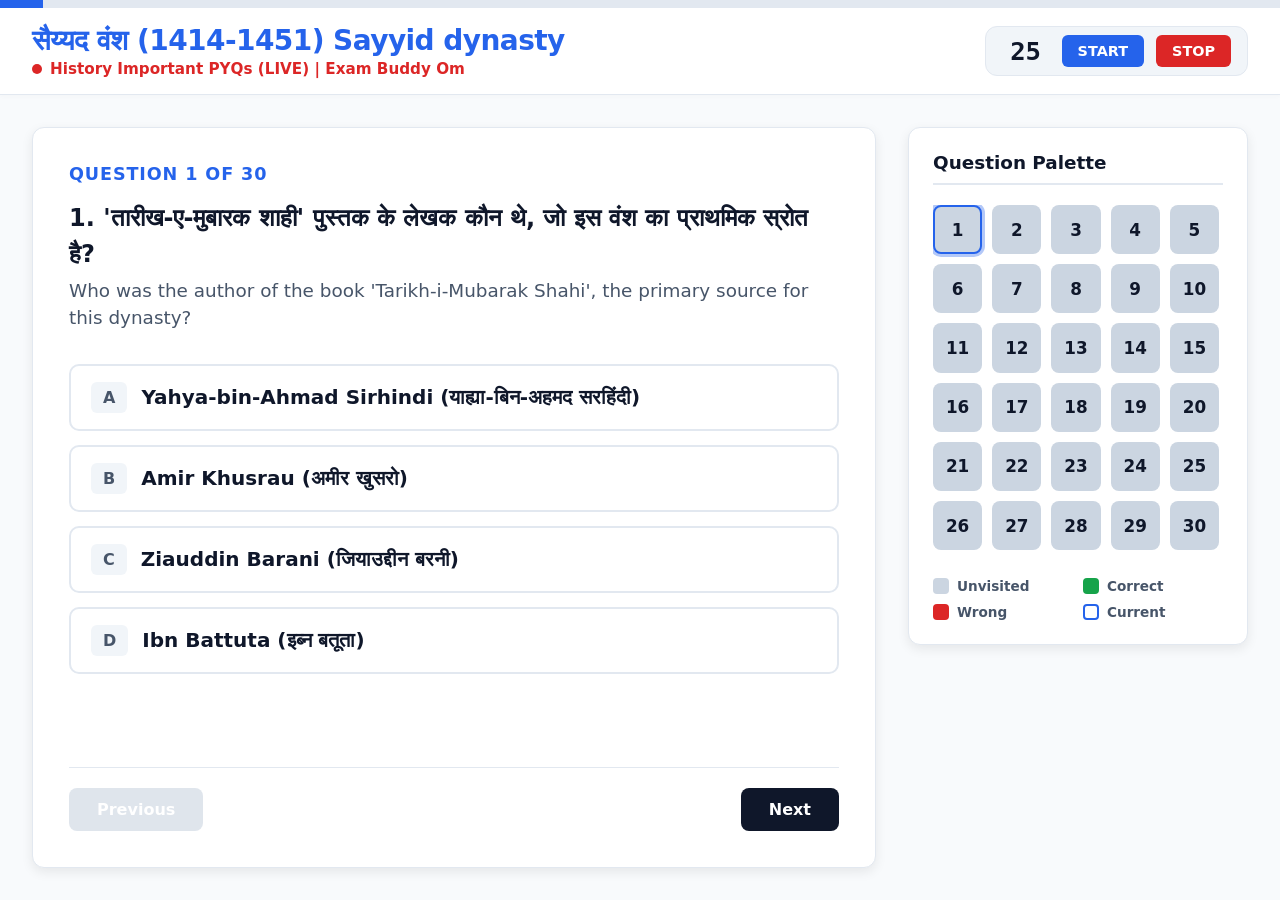
<file: sayyid-dynasty.html>
<!DOCTYPE html>
<html lang="hi">
<head>
    <meta charset="UTF-8">
    <meta name="viewport" content="width=device-width, initial-scale=1.0">
    <title>सैय्यद वंश (1414-1451) Sayyid dynasty - Live Quiz</title>
    <style>
        :root {
            --primary: #2563eb;
            --primary-dark: #1d4ed8;
            --bg-body: #f8fafc;
            --bg-card: #ffffff;
            --text-main: #0f172a;
            --text-muted: #475569;
            --correct: #16a34a;
            --correct-bg: #dcfce7;
            --wrong: #dc2626;
            --wrong-bg: #fee2e2;
            --unvisited: #cbd5e1;
            --border: #e2e8f0;
            --shadow: 0 4px 12px rgba(0, 0, 0, 0.08);
            --radius: 12px;
        }

        * {
            box-sizing: border-box;
            margin: 0;
            padding: 0;
            font-family: 'Segoe UI', system-ui, -apple-system, sans-serif, 'Noto Sans Devanagari';
        }

        body {
            background-color: var(--bg-body);
            color: var(--text-main);
            min-height: 100vh;
            display: flex;
            flex-direction: column;
        }

        /* Top Responsive Progress Bar */
        .progress-container {
            width: 100%;
            height: 8px;
            background-color: #e2e8f0;
            position: fixed;
            top: 0;
            left: 0;
            z-index: 1000;
        }

        .progress-bar {
            height: 100%;
            background-color: var(--primary);
            width: 0%;
            transition: width 0.3s cubic-bezier(0.4, 0, 0.2, 1);
        }

        /* Header Area */
        header {
            background: var(--bg-card);
            padding: 1rem 2rem;
            border-bottom: 1px solid var(--border);
            display: flex;
            justify-content: space-between;
            align-items: center;
            box-shadow: 0 2px 4px rgba(0,0,0,0.02);
            margin-top: 8px;
        }

        .title-area h1 {
            font-size: 1.75rem;
            color: var(--primary);
            font-weight: 800;
            letter-spacing: -0.02em;
        }

        .title-area .subtitle {
            font-size: 0.95rem;
            font-weight: 700;
            color: #dc2626;
            display: flex;
            align-items: center;
            gap: 8px;
            margin-top: 2px;
        }

        .live-dot {
            width: 10px;
            height: 10px;
            background-color: #dc2626;
            border-radius: 50%;
            display: inline-block;
            animation: pulse 1.5s infinite;
        }

        @keyframes pulse {
            0% { opacity: 1; transform: scale(1); }
            50% { opacity: 0.4; transform: scale(1.25); }
            100% { opacity: 1; transform: scale(1); }
        }

        /* Live Timer & Creator Controls */
        .timer-section {
            display: flex;
            align-items: center;
            gap: 12px;
            background: #f1f5f9;
            padding: 8px 16px;
            border-radius: var(--radius);
            border: 1px solid var(--border);
        }

        .timer-display {
            font-size: 1.6rem;
            font-weight: 800;
            font-family: monospace;
            color: var(--text-main);
            min-width: 48px;
            text-align: center;
        }

        .timer-btn {
            background-color: var(--primary);
            color: white;
            border: none;
            padding: 8px 16px;
            border-radius: 6px;
            font-weight: 700;
            font-size: 0.9rem;
            cursor: pointer;
            transition: background-color 0.2s, transform 0.1s;
        }

        .timer-btn:active {
            transform: scale(0.97);
        }

        .timer-btn:hover {
            background-color: var(--primary-dark);
        }

        .timer-btn.stop-btn {
            background-color: #dc2626;
        }

        .timer-btn.stop-btn:hover {
            background-color: #b91c1c;
        }

        /* Workspace Grid */
        .app-container {
            display: grid;
            grid-template-columns: 1fr 340px;
            gap: 2rem;
            max-width: 1440px;
            width: 100%;
            margin: 0 auto;
            padding: 2rem;
            flex-grow: 1;
        }

        /* Main Quiz Card */
        .quiz-card {
            background: var(--bg-card);
            border-radius: var(--radius);
            padding: 2.25rem;
            box-shadow: var(--shadow);
            border: 1px solid var(--border);
            display: flex;
            flex-direction: column;
            justify-content: space-between;
        }

        .question-header {
            font-weight: 700;
            color: var(--primary);
            margin-bottom: 1rem;
            font-size: 1.1rem;
            text-transform: uppercase;
            letter-spacing: 0.05em;
        }

        /* Large Hindi Font for Recording Visibility */
        .question-text-hi {
            font-size: 1.5rem;
            font-weight: 700;
            line-height: 1.5;
            color: var(--text-main);
            margin-bottom: 0.4rem;
        }

        .question-text-en {
            font-size: 1.15rem;
            color: var(--text-muted);
            margin-bottom: 2rem;
            line-height: 1.45;
            font-weight: 500;
        }

        /* Option Buttons Grid */
        .options-grid {
            display: grid;
            grid-template-columns: 1fr;
            gap: 14px;
            margin-bottom: 1.5rem;
        }

        .option-btn {
            background: #ffffff;
            border: 2px solid var(--border);
            border-radius: 10px;
            padding: 16px 20px;
            text-align: left;
            font-size: 1.25rem;
            font-weight: 600;
            cursor: pointer;
            transition: all 0.2s ease;
            display: flex;
            align-items: center;
            gap: 14px;
            color: var(--text-main);
            width: 100%;
        }

        .option-btn:hover:not([disabled]) {
            border-color: var(--primary);
            background-color: #eff6ff;
        }

        .option-btn[disabled] {
            cursor: not-allowed;
        }

        .option-btn.correct {
            background-color: var(--correct-bg) !important;
            border-color: var(--correct) !important;
            color: #14532d !important;
        }

        .option-btn.wrong {
            background-color: var(--wrong-bg) !important;
            border-color: var(--wrong) !important;
            color: #7f1d1d !important;
        }

        .option-prefix {
            font-weight: 800;
            background: #f1f5f9;
            padding: 6px 12px;
            border-radius: 6px;
            font-size: 1rem;
            color: var(--text-muted);
        }

        .option-btn.correct .option-prefix {
            background: var(--correct);
            color: white;
        }

        .option-btn.wrong .option-prefix {
            background: var(--wrong);
            color: white;
        }

        /* Immediate Explanation Box */
        .explanation-box {
            background: #f8fafc;
            border-left: 5px solid var(--primary);
            padding: 1.25rem 1.5rem;
            border-radius: 0 10px 10px 0;
            margin-top: 1rem;
            display: none;
        }

        .explanation-box.active {
            display: block;
            animation: fadeIn 0.3s cubic-bezier(0.4, 0, 0.2, 1);
        }

        @keyframes fadeIn {
            from { opacity: 0; transform: translateY(6px); }
            to { opacity: 1; transform: translateY(0); }
        }

        .explanation-title {
            font-weight: 800;
            color: var(--primary);
            margin-bottom: 8px;
            font-size: 1.05rem;
        }

        .exp-hi {
            font-size: 1.15rem;
            font-weight: 600;
            color: var(--text-main);
            margin-bottom: 6px;
            line-height: 1.5;
        }

        .exp-en {
            font-size: 1rem;
            color: var(--text-muted);
            line-height: 1.4;
        }

        /* Bottom Controls */
        .nav-footer {
            display: flex;
            justify-content: space-between;
            margin-top: 2rem;
            padding-top: 1.25rem;
            border-top: 1px solid var(--border);
        }

        .action-btn {
            background-color: var(--text-main);
            color: white;
            border: none;
            padding: 12px 28px;
            border-radius: 8px;
            font-weight: 700;
            font-size: 1rem;
            cursor: pointer;
            transition: opacity 0.2s;
        }

        .action-btn:hover:not([disabled]) {
            opacity: 0.9;
        }

        .action-btn:disabled {
            background-color: var(--unvisited);
            cursor: not-allowed;
            opacity: 0.6;
        }

        /* Sidebar Question Palette */
        .sidebar {
            background: var(--bg-card);
            border-radius: var(--radius);
            padding: 1.5rem;
            box-shadow: var(--shadow);
            border: 1px solid var(--border);
            height: fit-content;
        }

        .sidebar-title {
            font-size: 1.15rem;
            font-weight: 800;
            margin-bottom: 1.25rem;
            color: var(--text-main);
            border-bottom: 2px solid var(--border);
            padding-bottom: 10px;
        }

        .palette-grid {
            display: grid;
            grid-template-columns: repeat(5, 1fr);
            gap: 10px;
            max-height: 480px;
            overflow-y: auto;
            padding-right: 4px;
        }

        .palette-btn {
            aspect-ratio: 1;
            border-radius: 8px;
            border: 2px solid transparent;
            background-color: var(--unvisited);
            color: var(--text-main);
            font-weight: 800;
            font-size: 1.05rem;
            cursor: pointer;
            display: flex;
            align-items: center;
            justify-content: center;
            transition: all 0.2s ease;
        }

        .palette-btn:hover {
            transform: translateY(-2px);
        }

        .palette-btn.current {
            border-color: var(--primary) !important;
            box-shadow: 0 0 0 3px rgba(37, 99, 235, 0.35);
        }

        .palette-btn.correct {
            background-color: var(--correct);
            color: white;
        }

        .palette-btn.wrong {
            background-color: var(--wrong);
            color: white;
        }

        .legend {
            margin-top: 1.75rem;
            display: grid;
            grid-template-columns: 1fr 1fr;
            gap: 10px;
            font-size: 0.85rem;
            font-weight: 600;
            color: var(--text-muted);
        }

        .legend-item {
            display: flex;
            align-items: center;
            gap: 8px;
        }

        .legend-color {
            width: 16px;
            height: 16px;
            border-radius: 4px;
        }

        /* Mobile / Small Screen Fallbacks */
        @media (max-width: 960px) {
            .app-container {
                grid-template-columns: 1fr;
            }
            .sidebar {
                order: 2;
            }
            .palette-grid {
                grid-template-columns: repeat(10, 1fr);
            }
        }
    </style>
</head>
<body>

    <!-- Top Progress Bar -->
    <div class="progress-container">
        <div class="progress-bar" id="progressBar"></div>
    </div>

    <!-- Header & Creator Timer Controls -->
    <header>
        <div class="title-area">
            <h1>सैय्यद वंश (1414-1451) Sayyid dynasty</h1>
            <div class="subtitle"><span class="live-dot"></span> History Important PYQs (LIVE) | Exam Buddy Om</div>
        </div>

        <div class="timer-section">
            <div class="timer-display" id="timerDisplay">25</div>
            <button class="timer-btn" id="startTimerBtn">START</button>
            <button class="timer-btn stop-btn" id="stopTimerBtn">STOP</button>
        </div>
    </header>

    <!-- Main Content Workspace -->
    <div class="app-container">
        
        <!-- Main Quiz Workspace -->
        <main class="quiz-card">
            <div>
                <div class="question-header" id="questionTracker">Question 1 of 30</div>
                
                <div class="question-text-hi" id="qHindi">Loading Question...</div>
                <div class="question-text-en" id="qEnglish">Loading Question...</div>

                <div class="options-grid" id="optionsContainer">
                    <!-- Options Dynamically Rendered -->
                </div>

                <div class="explanation-box" id="explanationBox">
                    <div class="explanation-title">Explanation / व्याख्या:</div>
                    <div class="exp-hi" id="expHindi"></div>
                    <div class="exp-en" id="expEnglish"></div>
                </div>
            </div>

            <div class="nav-footer">
                <button class="action-btn" id="prevBtn" onclick="navigateQuestion(-1)">Previous</button>
                <button class="action-btn" id="nextBtn" onclick="navigateQuestion(1)">Next</button>
            </div>
        </main>

        <!-- Question Palette Sidebar -->
        <aside class="sidebar">
            <div class="sidebar-title">Question Palette</div>
            <div class="palette-grid" id="paletteGrid">
                <!-- Palette Grid Dynamically Rendered -->
            </div>

            <div class="legend">
                <div class="legend-item"><div class="legend-color" style="background: var(--unvisited);"></div> Unvisited</div>
                <div class="legend-item"><div class="legend-color" style="background: var(--correct);"></div> Correct</div>
                <div class="legend-item"><div class="legend-color" style="background: var(--wrong);"></div> Wrong</div>
                <div class="legend-item"><div class="legend-color" style="border: 2px solid var(--primary);"></div> Current</div>
            </div>
        </aside>

    </div>

    <script>
        // Data Structure Array for Sayyid Dynasty Quiz
        const quizData = [
            {
                questionHindi: "1. 'तारीख-ए-मुबारक शाही' पुस्तक के लेखक कौन थे, जो इस वंश का प्राथमिक स्रोत है?",
                questionEnglish: "Who was the author of the book 'Tarikh-i-Mubarak Shahi', the primary source for this dynasty?",
                options: ["Yahya-bin-Ahmad Sirhindi (याह्या-बिन-अहमद सरहिंदी)", "Amir Khusrau (अमीर खुसरो)", "Ziauddin Barani (जियाउद्दीन बरनी)", "Ibn Battuta (इब्न बतूता)"],
                correctIndex: 0,
                explanationHindi: "यह पुस्तक सैय्यद वंश के इतिहास का एकमात्र समकालीन स्रोत है, जिसे याह्या-बिन-अहमद सरहिंदी द्वारा लिखा गया था।",
                explanationEnglish: "This book is the only source of history for the Sayyid dynasty. It was written by Yahya-bin-Ahmad Sirhindi."
            },
            {
                questionHindi: "2. सैय्यद वंश ने दिल्ली सल्तनत पर कुल कितने वर्षों तक शासन किया?",
                questionEnglish: "The Sayyid Dynasty ruled the Delhi Sultanate for a total of how many years?",
                options: ["30 years", "45 years", "37 years", "28 years"],
                correctIndex: 2,
                explanationHindi: "सैय्यद वंश ने 1414 ई. से 1451 ई. तक शासन किया, जिससे उनका कुल शासनकाल लगभग 37 वर्ष का रहा।",
                explanationEnglish: "The Sayyid dynasty ruled from 1414 AD to 1451 AD, making their total reign approximately 37 years."
            },
            {
                questionHindi: "3. दिल्ली का शासक बनने से पहले खिज्र खाँ किस क्षेत्र का गवर्नर था?",
                questionEnglish: "Khizr Khan was the governor of which region before becoming the ruler of Delhi?",
                options: ["Multan (मुल्तान)", "Lahore (लाहौर)", "Delhi (दिल्ली)", "Agra (आगरा)"],
                correctIndex: 0,
                explanationHindi: "खिज्र खाँ को तैमूर द्वारा मुल्तान का गवर्नर नियुक्त किया गया था।",
                explanationEnglish: "Khizr Khan was appointed as the governor of Multan by Timur."
            },
            {
                questionHindi: "4. खिज्र खाँ ने 'सुल्तान' के बजाय कौन सी उपाधि धारण की थी?",
                questionEnglish: "Which title was assumed by Khizr Khan instead of 'Sultan'?",
                options: ["Shah (शाह)", "Raiyat-i-Aala (रैयत-ए-आला)", "Khan-i-Khana (खान-ए-खाना)", "Amir (अमीर)"],
                correctIndex: 1,
                explanationHindi: "खिज्र खाँ ने सुल्तान की उपाधि नहीं ली; वह 'रैयत-ए-आला' की उपाधि से ही संतुष्ट रहा।",
                explanationEnglish: "Khizr Khan did not take the title of Sultan; he was satisfied with the title 'Raiyat-i-Aala'."
            },
            {
                questionHindi: "5. खिज्र खाँ ने सुल्तान की उपाधि लेने से इनकार क्यों किया?",
                questionEnglish: "Why did Khizr Khan refuse to take the title of Sultan?",
                options: ["He was a foreigner (वह एक विदेशी था)", "Pressure from nobles (रईसों का दबाव)", "He felt unworthy (उसने खुद को अयोग्य महसूस किया)", "He ruled on behalf of Timur and Shahrukh (उसने तैमूर और शाहरुख की ओर से शासन किया)"],
                correctIndex: 3,
                explanationHindi: "उसने तैमूर के पुत्र शाहरुख के प्रतिनिधि के रूप में शासन किया और अपने सिक्कों पर भी उनके नाम उत्कीर्ण करवाए।",
                explanationEnglish: "He ruled as a deputy of Timur's son, Shahrukh, and even had their names inscribed on his coins."
            },
            {
                questionHindi: "6. सैय्यद शासकों ने किसका वंशज होने का दावा किया?",
                questionEnglish: "The Sayyid rulers claimed to be the descendants of whom?",
                options: ["Prophet Muhammad (पैगंबर मुहम्मद)", "Changez Khan (चंगेज खाँ)", "Timur (तैमूर)", "Alexander (सिकंदर)"],
                correctIndex: 0,
                explanationHindi: "सैय्यद वंश के शासकों ने पैगंबर मुहम्मद का प्रत्यक्ष वंशज होने का दावा किया था।",
                explanationEnglish: "The rulers of the Sayyid dynasty claimed descent from the Prophet Muhammad."
            },
            {
                questionHindi: "7. इस वंश का पहला शासक कौन था जिसने 'शाह' की उपाधि धारण की थी?",
                questionEnglish: "Who was the first ruler of this dynasty to assume the title of 'Shah'?",
                options: ["Khizr Khan (खिज्र खाँ)", "Muhammad Shah (मुहम्मद शाह)", "Mubarak Shah (मुबारक शाह)", "Alam Shah (आलम शाह)"],
                correctIndex: 2,
                explanationHindi: "मुबारक शाह इस वंश का पहला शासक था जिसने 'शाह' और 'नाइबे अमीरुल मोमीन' की उपाधियाँ धारण की थीं।",
                explanationEnglish: "Mubarak Shah was the first ruler of the dynasty to assume the titles of 'Shah' and 'Naibe Amirul Momin'."
            },
            {
                questionHindi: "8. 1434 ई. में मुबारक शाह द्वारा किस शहर की स्थापना की गई थी?",
                questionEnglish: "Which city was established by Mubarak Shah in 1434 AD?",
                options: ["Khizrabad (खिज्राबाद)", "Mubarakabad (मुबारकाबाद)", "Jaunpur (जौनपुर)", "Agra (आगरा)"],
                correctIndex: 1,
                explanationHindi: "मुबारक शाह ने 1434 ईस्वी में मुबारकाबाद नामक नए नगर की स्थापना की थी।",
                explanationEnglish: "Mubarak Shah founded the city of Mubarakabad in 1434 AD."
            },
            {
                questionHindi: "9. मुबारकाबाद शहर किस नदी के तट पर स्थित था?",
                questionEnglish: "Mubarakabad city was situated on the bank of which river?",
                options: ["Ganges (गंगा)", "Ravi (रावी)", "Indus (सिंधु)", "Yamuna (यमुना)"],
                correctIndex: 3,
                explanationHindi: "मुबारकाबाद शहर का निर्माण यमुना नदी के तट पर किया गया था।",
                explanationEnglish: "The city of Mubarakabad was built on the banks of the river Yamuna."
            },
            {
                questionHindi: "10. सैय्यद शासन के दौरान दिल्ली सल्तनत की आधिकारिक भाषा क्या थी?",
                questionEnglish: "What was the official language of the Delhi Sultanate during the Sayyid rule?",
                options: ["Persian (फारसी)", "Hindi (हिंदी)", "Arabic (अरबी)", "Turkish (तुर्की)"],
                correctIndex: 0,
                explanationHindi: "सैय्यद काल के दौरान दिल्ली सल्तनत की प्रशासनिक एवं आधिकारिक भाषा फारसी थी।",
                explanationEnglish: "Persian was the official language during the Sayyid period."
            },
            {
                questionHindi: "11. सैय्यद वंश का सबसे सक्षम और योग्य शासक किसे माना जाता है?",
                questionEnglish: "Who is considered the most capable and qualified ruler of the Sayyid Dynasty?",
                options: ["Khizr Khan (खिज्र खाँ)", "Mubarak Shah (मुबारक शाह)", "Muhammad Shah (मुहम्मद शाह)", "Alam Shah (आलम शाह)"],
                correctIndex: 1,
                explanationHindi: "सैय्यद शासकों में मुबारक शाह को सबसे योग्य और सक्षम शासक माना जाता है।",
                explanationEnglish: "Mubarak Shah is regarded as the most qualified and capable ruler among the Sayyid rulers."
            },
            {
                questionHindi: "12. फरवरी 1434 में किस वज़ीर ने मुबारक शाह की हत्या की थी?",
                questionEnglish: "Which Wazir assassinated Mubarak Shah in February 1434?",
                options: ["Hamid Khan (हमीद खाँ)", "Kamal-ul-Mulk (कमाल-उल-मुल्क)", "Sarwar-ul-Mulk (सरवर-उल-मुल्क)", "Bahlul Lodi (बहलोल लोदी)"],
                correctIndex: 2,
                explanationHindi: "वज़ीर सरवर-उल-मुल्क ने मुबारक शाह की हत्या तब कर दी जब वह मुबारकाबाद शहर का निरीक्षण कर रहा था।",
                explanationEnglish: "Wazir Sarwar-ul-Mulk killed Mubarak Shah while he was inspecting the city of Mubarakabad."
            },
            {
                questionHindi: "13. मुबारक शाह के बाद सिंहासन का उत्तराधिकारी कौन बना?",
                questionEnglish: "Who succeeded Mubarak Shah to the throne?",
                options: ["Alam Shah (आलम शाह)", "Khizr Khan (खिज्र खाँ)", "Bahlul Lodi (बहलोल लोदी)", "Muhammad Shah (मुहम्मद शाह)"],
                correctIndex: 3,
                explanationHindi: "मुबारक शाह का भतीजा, मुहम्मद शाह, उसके बाद दिल्ली के सिंहासन पर बैठा।",
                explanationEnglish: "Muhammad Shah, the nephew of Mubarak Shah, succeeded him to the throne."
            },
            {
                questionHindi: "14. मुहम्मद शाह ने किस रईस को 'खान-ए-खाना' की उपाधि दी थी?",
                questionEnglish: "Muhammad Shah bestowed the title of 'Khan-i-Khana' on which noble?",
                options: ["Bahlul Lodi (बहलोल लोदी)", "Sarwar-ul-Mulk (सरवर-उल-मुल्क)", "Kamal-ul-Mulk (कमाल-उल-मुल्क)", "Khizr Khan (खिज्र खाँ)"],
                correctIndex: 0,
                explanationHindi: "मुहम्मद शाह ने बहलोल लोदी को 'खान-ए-खाना' की उपाधि दी और उसे अपना पुत्र कहकर संबोधित किया।",
                explanationEnglish: "Muhammad Shah gave the title of 'Khan-i-Khana' to Bahlul Lodi and even addressed him as his son."
            },
            {
                questionHindi: "15. सैय्यद वंश का चौथा और अंतिम शासक कौन था?",
                questionEnglish: "Who was the fourth and final ruler of the Sayyid Dynasty?",
                options: ["Muhammad Shah (मुहम्मद शाह)", "Alauddin Alam Shah (अलाउद्दीन आलम शाह)", "Mubarak Shah (मुबारक शाह)", "Khizr Khan (खिज्र खाँ)"],
                correctIndex: 1,
                explanationHindi: "अलाउद्दीन आलम शाह (जिसे अलाउद्दीन हसन शाह भी कहा जाता है) सैय्यद वंश का अंतिम शासक था।",
                explanationEnglish: "Alauddin Alam Shah (also known as Alauddin Hasan Shah) was the last ruler of the dynasty."
            },
            {
                questionHindi: "16. स्वेच्छा से सिंहासन छोड़ने के बाद अलाउद्दीन आलम शाह किस स्थान पर चला गया था?",
                questionEnglish: "To which place did Alauddin Alam Shah retire after voluntarily giving up the throne?",
                options: ["Agra (आगरा)", "Jaunpur (जौनपुर)", "Badaun (बदायूँ)", "Patna (पटना)"],
                correctIndex: 2,
                explanationHindi: "सिंहासन त्यागने के बाद, आलम शाह दिल्ली छोड़कर बदायूँ चला गया और वहीं अपना जीवन व्यतीत किया।",
                explanationEnglish: "After leaving the throne, Alam Shah retired to Badaun."
            },
            {
                questionHindi: "17. सैय्यद वंश के पतन के बाद कौन सा वंश सत्ता में आया?",
                questionEnglish: "Which dynasty rose to power after the decline of the Sayyid Dynasty?",
                options: ["Slave Dynasty (गुलाम वंश)", "Khilji Dynasty (खिलजी वंश)", "Tughlaq Dynasty (तुगलक वंश)", "Lodi Dynasty (लोदी वंश)"],
                correctIndex: 3,
                explanationHindi: "1451 ईस्वी में सैय्यद वंश का स्थान लोदी वंश (प्रथम अफगान साम्राज्य) ने लिया।",
                explanationEnglish: "The Sayyid dynasty was succeeded by the Lodi dynasty in 1451 AD."
            },
            {
                questionHindi: "18. खिज्र खाँ ने किस वर्ष दिल्ली पर कब्जा किया और वंश की स्थापना की?",
                questionEnglish: "In which year did Khizr Khan capture Delhi and establish the dynasty?",
                options: ["1414", "1398", "1421", "1451"],
                correctIndex: 0,
                explanationHindi: "खिज्र खाँ ने 1414 ई. में दिल्ली पर अधिकार कर सैय्यद वंश की नींव रखी थी।",
                explanationEnglish: "Khizr Khan captured Delhi in 1414 AD, marking the start of Sayyid rule."
            },
            {
                questionHindi: "19. सैय्यद वंश में कुल कितने शासक थे?",
                questionEnglish: "How many total rulers belonged to the Sayyid Dynasty?",
                options: ["3", "4", "5", "6"],
                correctIndex: 1,
                explanationHindi: "इस वंश में कुल 4 शासक हुए: खिज्र खाँ, मुबारक शाह, मुहम्मद शाह, और अलाउद्दीन आलम शाह।",
                explanationEnglish: "There were a total of 4 rulers: Khizr Khan, Mubarak Shah, Muhammad Shah, and Alauddin Alam Shah."
            },
            {
                questionHindi: "20. दिल्ली में मुबारक शाह का मकबरा किस वास्तुकला का उदाहरण है?",
                questionEnglish: "The tomb of Mubarak Shah in Delhi is an example of which architecture?",
                options: ["Nagara architecture (नागर वास्तुकला)", "Mughal architecture (मुगल वास्तुकला)", "Indo-Islamic architecture (इंडो-इस्लामिक वास्तुकला)", "Dravidian architecture (द्रविड़ वास्तुकला)"],
                correctIndex: 2,
                explanationHindi: "दिल्ली स्थित मुबारक शाह का मकबरा अष्टकोणीय इंडो-इस्लामिक वास्तुकला का एक प्रमुख उदाहरण है।",
                explanationEnglish: "The tomb of Mubarak Shah is a notable example of Indo-Islamic architecture."
            },
            {
                questionHindi: "21. खिज्र खाँ की 'वसीयत' का उल्लेख किस पुस्तक में मिलता है?",
                questionEnglish: "Which book mentions the 'Will' of Khizr Khan?",
                options: ["Tarikh-e-Firozshahi (तारीख-ए-फिरोजशाही)", "Kitab-ul-Rehla (किताब-उल-रेहला)", "Futuhat-e-Firozshahi (फुतुहात-ए-फिरोजशाही)", "Darar-e-Jazbat (दरार-ए-जज्बात)"],
                correctIndex: 3,
                explanationHindi: "'दरार-ए-जज्बात' नामक पुस्तक खिज्र खाँ से संबंधित है और इसमें उसकी वसीयत का उल्लेख है।",
                explanationEnglish: "The book \"Darar-e-Jazbat\" is related to Khizr Khan and mentions his will."
            },
            {
                questionHindi: "22. गुलाम वंश के किस शासक को अक्सर गलत तरीके से सैय्यदों के साथ जोड़ा जाता है?",
                questionEnglish: "Which ruler of the Slave (Ghulam) dynasty is often wrongly associated with the Sayyids?",
                options: ["Ruknuddin Firoz (रुकनुद्दीन फिरोज)", "Iltutmish (इल्तुतमिश)", "Balban (बलवन)", "Qutubuddin Aibak (कुतुबुद्दीन ऐबक)"],
                correctIndex: 0,
                explanationHindi: "रुकनुद्दीन फिरोज गुलाम (ममलूक) वंश का शासक था, न कि सैय्यद वंश का।",
                explanationEnglish: "Ruknuddin Firoz belonged to the Slave (Ghulam) dynasty, not the Sayyid dynasty."
            },
            {
                questionHindi: "23. किस सैय्यद शासक को अपने पूरे शासनकाल में रईसों के निरंतर विद्रोह का सामना करना पड़ा?",
                questionEnglish: "Which Sayyid ruler faced constant rebellions from the nobles throughout his reign?",
                options: ["Khizr Khan (खिज्र खाँ)", "Mubarak Shah (मुबारक शाह)", "Muhammad Shah (मुहम्मद शाह)", "Alam Shah (आलम शाह)"],
                correctIndex: 1,
                explanationHindi: "मुबारक शाह को व्यवस्था बनाए रखने का प्रयास करते समय अपने ही रईसों के निरंतर विद्रोहों से जूझना पड़ा।",
                explanationEnglish: "Mubarak Shah faced continuous rebellions from his own nobles while trying to maintain order."
            },
            {
                questionHindi: "24. सैय्यद राज्य के लिए आय का प्राथमिक स्रोत क्या था?",
                questionEnglish: "What was the primary source of income for the Sayyid state?",
                options: ["Trade Tax (व्यापार कर)", "Jizya (जजिया)", "Land Revenue (भू-राजस्व)", "Mining (खनन)"],
                correctIndex: 2,
                explanationHindi: "सैय्यद वंश के दौरान राज्य की अर्थव्यवस्था और राजस्व का मुख्य आधार भू-राजस्व था।",
                explanationEnglish: "Land Revenue was the main source of income during the Sayyid dynasty."
            },
            {
                questionHindi: "25. शुरुआत में खिज्र खाँ को मुल्तान से निकालने के लिए कौन सी जनजाति जिम्मेदार थी?",
                questionEnglish: "Which tribe was responsible for expelling Khizr Khan from Multan initially?",
                options: ["Kolis (कोली)", "Khokhar (खोखर)", "Beradas (बेरादास)", "Muin Tribes (मुइन जनजाति)"],
                correctIndex: 3,
                explanationHindi: "शुरुआती दौर में मुइन जनजाति के विरोध के कारण खिज्र खाँ को मुल्तान छोड़ना पड़ा था।",
                explanationEnglish: "Khizr Khan was expelled from Multan by the Muin tribes."
            },
            {
                questionHindi: "26. तैमूर ने किस वर्ष भारत पर आक्रमण किया, जिससे तुगलकों का पतन हुआ?",
                questionEnglish: "In which year did Timur invade India, leading to the decline of the Tughlaqs?",
                options: ["1398", "1414", "1320", "1451"],
                correctIndex: 0,
                explanationHindi: "1398 ई. में तैमूर के आक्रमण ने तुगलक वंश की रीढ़ तोड़ दी, जिससे आगे चलकर सैय्यद वंश का उदय हुआ।",
                explanationEnglish: "Timur's invasion in 1398 shattered Tughlaq power and eventually led to the rise of the Sayyids."
            },
            {
                questionHindi: "27. किस सैय्यद शासक को कमजोर, अक्षम और एक खराब प्रशासक के रूप में वर्णित किया गया है?",
                questionEnglish: "Which Sayyid ruler is described as weak, incapable, and a poor administrator?",
                options: ["Khizr Khan (खिज्र खाँ)", "Alauddin Alam Shah (अलाउद्दीन आलम शाह)", "Mubarak Shah (मुबारक शाह)", "Muhammad Shah (मुहम्मद शाह)"],
                correctIndex: 1,
                explanationHindi: "आलम शाह अत्यधिक कमजोर और अयोग्य शासक था, जिसने अंततः स्वेच्छा से सत्ता छोड़ दी।",
                explanationEnglish: "Alam Shah was considered a weak and incapable ruler who eventually gave up his power."
            },
            {
                questionHindi: "28. किसने \"मुबारक शाही\" नाम के सिक्के जारी किए और व्यक्तिगत मुद्रा के उपयोग को पुनर्जीवित किया?",
                questionEnglish: "Who introduced coins named \"Mubarak Shahi\" and revived the use of personal currency?",
                options: ["Khizr Khan (खिज्र खाँ)", "Muhammad Shah (मुहम्मद शाह)", "Mubarak Shah (मुबारक शाह)", "Alam Shah (आलम शाह)"],
                correctIndex: 2,
                explanationHindi: "मुबारक शाह ने अपने नाम से सिक्के चलाए और \"मुबारक शाही\" नामक मुद्रा की शुरुआत की।",
                explanationEnglish: "Mubarak Shah revived the use of coins and introduced currency named \"Mubarak Shahi\"."
            },
            {
                questionHindi: "29. सैय्यद वंश का अंत किस वर्ष हुआ था?",
                questionEnglish: "The Sayyid Dynasty ended in which year?",
                options: ["1421", "1434", "1445", "1451"],
                correctIndex: 3,
                explanationHindi: "1451 ईस्वी में बहलोल लोदी के दिल्ली के सिंहासन पर अधिकार करने के साथ सैय्यद वंश का अंत हो गया।",
                explanationEnglish: "The Sayyid dynasty ended in 1451 AD when Bahlul Lodi took the throne."
            },
            {
                questionHindi: "30. खिज्र खाँ की मृत्यु किस वर्ष हुई, जिसके बाद मुबारक शाह गद्दी पर बैठा?",
                questionEnglish: "Khizr Khan died in which year, leading to the accession of Mubarak Shah?",
                options: ["1421", "1414", "1434", "1451"],
                correctIndex: 0,
                explanationHindi: "लगभग 7 वर्षों तक शासन करने के बाद 1421 ईस्वी में खिज्र खाँ की मृत्यु हो गई थी।",
                explanationEnglish: "Khizr Khan died in 1421 AD after ruling for about 7 years."
            }
        ];

        // Global State Variables
        let currentIndex = 0;
        let userAnswers = new Array(quizData.length).fill(null);
        let timerSeconds = 25;
        let timerInterval = null;
        let isTimerRunning = false;

        // DOM Element Cache
        const timerDisplay = document.getElementById('timerDisplay');
        const startTimerBtn = document.getElementById('startTimerBtn');
        const stopTimerBtn = document.getElementById('stopTimerBtn');
        const progressBar = document.getElementById('progressBar');
        const questionTracker = document.getElementById('questionTracker');
        const qHindi = document.getElementById('qHindi');
        const qEnglish = document.getElementById('qEnglish');
        const optionsContainer = document.getElementById('optionsContainer');
        const explanationBox = document.getElementById('explanationBox');
        const expHindi = document.getElementById('expHindi');
        const expEnglish = document.getElementById('expEnglish');
        const prevBtn = document.getElementById('prevBtn');
        const nextBtn = document.getElementById('nextBtn');
        const paletteGrid = document.getElementById('paletteGrid');

        // Initializer
        function initApp() {
            renderPalette();
            loadQuestion(currentIndex);
            setupTimerControls();
        }

        // Render Question Palette Buttons
        function renderPalette() {
            paletteGrid.innerHTML = '';
            quizData.forEach((_, index) => {
                const btn = document.createElement('button');
                btn.className = 'palette-btn';
                btn.innerText = index + 1;
                btn.onclick = () => jumpToQuestion(index);
                
                if (index === currentIndex) btn.classList.add('current');
                if (userAnswers[index] !== null) {
                    if (userAnswers[index] === quizData[index].correctIndex) {
                        btn.classList.add('correct');
                    } else {
                        btn.classList.add('wrong');
                    }
                }
                
                paletteGrid.appendChild(btn);
            });
        }

        // Load Question Function
        function loadQuestion(index) {
            resetTimer();
            const data = quizData[index];
            
            questionTracker.innerText = `Question ${index + 1} of ${quizData.length}`;
            progressBar.style.width = `${((index + 1) / quizData.length) * 100}%`;

            qHindi.innerText = data.questionHindi;
            qEnglish.innerText = data.questionEnglish;

            optionsContainer.innerHTML = '';
            const prefixes = ['A', 'B', 'C', 'D'];
            
            data.options.forEach((optText, optIdx) => {
                const btn = document.createElement('button');
                btn.className = 'option-btn';
                btn.innerHTML = `<span class="option-prefix">${prefixes[optIdx]}</span> <span>${optText}</span>`;
                
                if (userAnswers[index] !== null) {
                    btn.disabled = true;
                    if (optIdx === data.correctIndex) {
                        btn.classList.add('correct');
                    }
                    if (userAnswers[index] === optIdx && optIdx !== data.correctIndex) {
                        btn.classList.add('wrong');
                    }
                } else {
                    btn.onclick = () => handleOptionClick(optIdx);
                }

                optionsContainer.appendChild(btn);
            });

            if (userAnswers[index] !== null) {
                expHindi.innerText = data.explanationHindi;
                expEnglish.innerText = data.explanationEnglish;
                explanationBox.classList.add('active');
            } else {
                explanationBox.classList.remove('active');
            }

            prevBtn.disabled = index === 0;
            nextBtn.disabled = index === quizData.length - 1;

            renderPalette();
            startTimer();
        }

        // Option Click Interaction
        function handleOptionClick(selectedIndex) {
            stopTimer();
            userAnswers[currentIndex] = selectedIndex;

            const data = quizData[currentIndex];
            const optionButtons = optionsContainer.children;

            Array.from(optionButtons).forEach((btn, idx) => {
                btn.disabled = true;
                if (idx === data.correctIndex) {
                    btn.classList.add('correct');
                }
                if (idx === selectedIndex && selectedIndex !== data.correctIndex) {
                    btn.classList.add('wrong');
                }
            });

            expHindi.innerText = data.explanationHindi;
            expEnglish.innerText = data.explanationEnglish;
            explanationBox.classList.add('active');

            renderPalette();
        }

        // Next/Prev Navigation
        function navigateQuestion(step) {
            const targetIndex = currentIndex + step;
            if (targetIndex >= 0 && targetIndex < quizData.length) {
                currentIndex = targetIndex;
                loadQuestion(currentIndex);
            }
        }

        // Direct Palette Navigation
        function jumpToQuestion(index) {
            currentIndex = index;
            loadQuestion(currentIndex);
        }

        // Timer Logic
        function startTimer() {
            if (isTimerRunning) return;
            isTimerRunning = true;
            timerInterval = setInterval(() => {
                timerSeconds--;
                timerDisplay.innerText = timerSeconds < 10 ? `0${timerSeconds}` : timerSeconds;
                
                if (timerSeconds <= 0) {
                    stopTimer();
                }
            }, 1000);
        }

        function stopTimer() {
            clearInterval(timerInterval);
            isTimerRunning = false;
        }

        function resetTimer() {
            stopTimer();
            timerSeconds = 25;
            timerDisplay.innerText = '25';
        }

        function setupTimerControls() {
            startTimerBtn.onclick = () => startTimer();
            stopTimerBtn.onclick = () => stopTimer();
        }

        // Initialize App on DOM Load
        window.onload = initApp;
    </script>
</body>
</html>
</file>
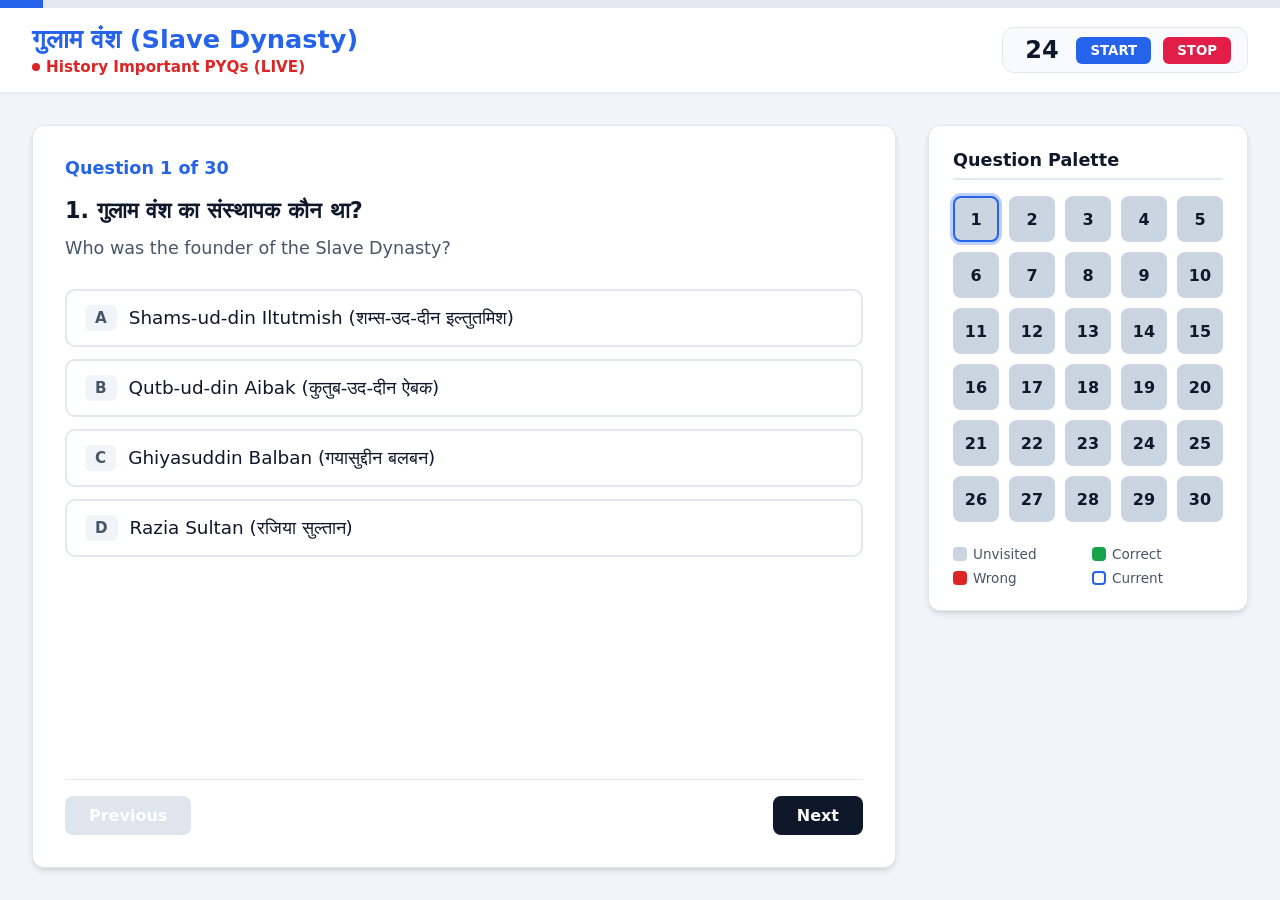
<file: slave-dynasty.html>
<!DOCTYPE html>
<html lang="hi">
<head>
    <meta charset="UTF-8">
    <meta name="viewport" content="width=device-width, initial-scale=1.0">
    <title>गुलाम वंश (Slave Dynasty) - Important PYQs Quiz</title>
    <style>
        /* Modern CSS Variables & Reset */
        :root {
            --primary: #2563eb;
            --primary-dark: #1d4ed8;
            --bg-body: #f1f5f9;
            --bg-card: #ffffff;
            --text-main: #0f172a;
            --text-muted: #475569;
            --correct: #16a34a;
            --correct-bg: #dcfce7;
            --wrong: #dc2626;
            --wrong-bg: #fee2e2;
            --unvisited: #cbd5e1;
            --border: #e2e8f0;
            --shadow: 0 4px 6px -1px rgba(0, 0, 0, 0.1), 0 2px 4px -1px rgba(0, 0, 0, 0.06);
            --radius: 12px;
        }

        * {
            box-sizing: border-box;
            margin: 0;
            padding: 0;
            font-family: 'Segoe UI', system-ui, -apple-system, sans-serif, 'Noto Sans Devanagari';
        }

        body {
            background-color: var(--bg-body);
            color: var(--text-main);
            min-height: 100vh;
            display: flex;
            flex-direction: column;
        }

        /* Top Progress Bar */
        .progress-container {
            width: 100%;
            height: 8px;
            background-color: #e2e8f0;
            position: fixed;
            top: 0;
            left: 0;
            z-index: 1000;
        }

        .progress-bar {
            height: 100%;
            background-color: var(--primary);
            width: 0%;
            transition: width 0.3s ease;
        }

        /* Header Layout */
        header {
            background: var(--bg-card);
            padding: 1rem 2rem;
            border-bottom: 1px solid var(--border);
            display: flex;
            justify-content: space-between;
            align-items: center;
            box-shadow: 0 1px 3px rgba(0,0,0,0.05);
            margin-top: 8px;
        }

        .title-area h1 {
            font-size: 1.6rem;
            color: var(--primary);
            margin-bottom: 0.2rem;
        }

        .title-area .subtitle {
            font-size: 0.95rem;
            font-weight: 600;
            color: #dc2626;
            display: flex;
            align-items: center;
            gap: 6px;
        }

        .live-dot {
            width: 8px;
            height: 8px;
            background-color: #dc2626;
            border-radius: 50%;
            display: inline-block;
            animation: pulse 1.5s infinite;
        }

        @keyframes pulse {
            0% { opacity: 1; transform: scale(1); }
            50% { opacity: 0.4; transform: scale(1.2); }
            100% { opacity: 1; transform: scale(1); }
        }

        /* Timer Controls */
        .timer-section {
            display: flex;
            align-items: center;
            gap: 12px;
            background: #f8fafc;
            padding: 8px 16px;
            border-radius: var(--radius);
            border: 1px solid var(--border);
        }

        .timer-display {
            font-size: 1.5rem;
            font-weight: 700;
            font-mono: monospace;
            color: var(--text-main);
            min-width: 45px;
            text-align: center;
        }

        .timer-btn {
            background-color: var(--primary);
            color: white;
            border: none;
            padding: 6px 14px;
            border-radius: 6px;
            font-weight: 600;
            cursor: pointer;
            transition: background-color 0.2s;
        }

        .timer-btn:hover {
            background-color: var(--primary-dark);
        }

        .timer-btn.stop-btn {
            background-color: #e11d48;
        }

        .timer-btn.stop-btn:hover {
            background-color: #be123c;
        }

        /* Main Workspace Grid */
        .app-container {
            display: grid;
            grid-template-columns: 1fr 320px;
            gap: 2rem;
            max-width: 1400px;
            width: 100%;
            margin: 0 auto;
            padding: 2rem;
            flex-grow: 1;
        }

        /* Quiz Main Area */
        .quiz-card {
            background: var(--bg-card);
            border-radius: var(--radius);
            padding: 2rem;
            box-shadow: var(--shadow);
            border: 1px solid var(--border);
            display: flex;
            flex-direction: column;
            justify-content: space-between;
        }

        .question-header {
            font-weight: 700;
            color: var(--primary);
            margin-bottom: 1rem;
            font-size: 1.1rem;
        }

        .question-text-hi {
            font-size: 1.4rem;
            font-weight: 700;
            line-height: 1.5;
            color: var(--text-main);
            margin-bottom: 0.5rem;
        }

        .question-text-en {
            font-size: 1.1rem;
            color: var(--text-muted);
            margin-bottom: 1.8rem;
            line-height: 1.4;
        }

        /* Options Grid */
        .options-grid {
            display: grid;
            grid-template-columns: 1fr;
            gap: 12px;
            margin-bottom: 1.5rem;
        }

        .option-btn {
            background: #ffffff;
            border: 2px solid var(--border);
            border-radius: 10px;
            padding: 14px 18px;
            text-align: left;
            font-size: 1.15rem;
            cursor: pointer;
            transition: all 0.2s ease;
            display: flex;
            align-items: center;
            gap: 12px;
            color: var(--text-main);
            width: 100%;
        }

        .option-btn:hover:not([disabled]) {
            border-color: var(--primary);
            background-color: #eff6ff;
        }

        .option-btn[disabled] {
            cursor: not-allowed;
        }

        .option-btn.correct {
            background-color: var(--correct-bg) !important;
            border-color: var(--correct) !important;
            color: #14532d !important;
            font-weight: 600;
        }

        .option-btn.wrong {
            background-color: var(--wrong-bg) !important;
            border-color: var(--wrong) !important;
            color: #7f1d1d !important;
        }

        .option-prefix {
            font-weight: 700;
            background: #f1f5f9;
            padding: 4px 10px;
            border-radius: 6px;
            font-size: 0.95rem;
            color: var(--text-muted);
        }

        /* Explanation Box */
        .explanation-box {
            background: #f8fafc;
            border-left: 4px solid var(--primary);
            padding: 1.25rem;
            border-radius: 0 8px 8px 0;
            margin-top: 1rem;
            display: none;
        }

        .explanation-box.active {
            display: block;
            animation: fadeIn 0.3s ease-in;
        }

        @keyframes fadeIn {
            from { opacity: 0; transform: translateY(4px); }
            to { opacity: 1; transform: translateY(0); }
        }

        .explanation-title {
            font-weight: 700;
            color: var(--primary);
            margin-bottom: 6px;
            font-size: 1rem;
        }

        .exp-hi {
            font-size: 1.1rem;
            font-weight: 600;
            color: var(--text-main);
            margin-bottom: 4px;
            line-height: 1.4;
        }

        .exp-en {
            font-size: 0.95rem;
            color: var(--text-muted);
        }

        /* Nav Footer */
        .nav-footer {
            display: flex;
            justify-content: space-between;
            margin-top: 2rem;
            padding-top: 1rem;
            border-top: 1px solid var(--border);
        }

        .action-btn {
            background-color: var(--text-main);
            color: white;
            border: none;
            padding: 10px 24px;
            border-radius: 8px;
            font-weight: 600;
            font-size: 1rem;
            cursor: pointer;
            transition: opacity 0.2s;
        }

        .action-btn:hover {
            opacity: 0.9;
        }

        .action-btn:disabled {
            background-color: var(--unvisited);
            cursor: not-allowed;
            opacity: 0.6;
        }

        /* Question Palette Sidebar */
        .sidebar {
            background: var(--bg-card);
            border-radius: var(--radius);
            padding: 1.5rem;
            box-shadow: var(--shadow);
            border: 1px solid var(--border);
            height: fit-content;
        }

        .sidebar-title {
            font-size: 1.1rem;
            font-weight: 700;
            margin-bottom: 1rem;
            color: var(--text-main);
            border-bottom: 2px solid var(--border);
            padding-bottom: 8px;
        }

        .palette-grid {
            display: grid;
            grid-template-columns: repeat(5, 1fr);
            gap: 10px;
        }

        .palette-btn {
            aspect-ratio: 1;
            border-radius: 8px;
            border: 2px solid transparent;
            background-color: var(--unvisited);
            color: var(--text-main);
            font-weight: 700;
            font-size: 1rem;
            cursor: pointer;
            display: flex;
            align-items: center;
            justify-content: center;
            transition: all 0.2s ease;
        }

        .palette-btn:hover {
            transform: translateY(-2px);
        }

        .palette-btn.current {
            border-color: var(--primary) !important;
            box-shadow: 0 0 0 3px rgba(37, 99, 235, 0.3);
        }

        .palette-btn.correct {
            background-color: var(--correct);
            color: white;
        }

        .palette-btn.wrong {
            background-color: var(--wrong);
            color: white;
        }

        .legend {
            margin-top: 1.5rem;
            display: grid;
            grid-template-columns: 1fr 1fr;
            gap: 8px;
            font-size: 0.85rem;
            color: var(--text-muted);
        }

        .legend-item {
            display: flex;
            align-items: center;
            gap: 6px;
        }

        .legend-color {
            width: 14px;
            height: 14px;
            border-radius: 4px;
        }

        /* Responsive Layout Adjustments */
        @media (max-width: 900px) {
            .app-container {
                grid-template-columns: 1fr;
            }
            .sidebar {
                order: 2;
            }
            .palette-grid {
                grid-template-columns: repeat(10, 1fr);
            }
        }
    </style>
</head>
<body>

    <!-- Responsive Top Progress Bar -->
    <div class="progress-container">
        <div class="progress-bar" id="progressBar"></div>
    </div>

    <!-- Application Header -->
    <header>
        <div class="title-area">
            <h1>गुलाम वंश (Slave Dynasty)</h1>
            <div class="subtitle"><span class="live-dot"></span> History Important PYQs (LIVE)</div>
        </div>

        <div class="timer-section">
            <div class="timer-display" id="timerDisplay">25</div>
            <button class="timer-btn" id="startTimerBtn">START</button>
            <button class="timer-btn stop-btn" id="stopTimerBtn">STOP</button>
        </div>
    </header>

    <!-- Main Workspace -->
    <div class="app-container">
        
        <!-- Interactive Quiz Container -->
        <main class="quiz-card">
            <div>
                <div class="question-header" id="questionTracker">Question 1 of 30</div>
                
                <div class="question-text-hi" id="qHindi">Loading Question...</div>
                <div class="question-text-en" id="qEnglish">Loading Question...</div>

                <div class="options-grid" id="optionsContainer">
                    <!-- Dynamic Options -->
                </div>

                <div class="explanation-box" id="explanationBox">
                    <div class="explanation-title">Explanation / व्याख्या:</div>
                    <div class="exp-hi" id="expHindi"></div>
                    <div class="exp-en" id="expEnglish"></div>
                </div>
            </div>

            <div class="nav-footer">
                <button class="action-btn" id="prevBtn" onclick="navigateQuestion(-1)">Previous</button>
                <button class="action-btn" id="nextBtn" onclick="navigateQuestion(1)">Next</button>
            </div>
        </main>

        <!-- Right Sidebar Palette -->
        <aside class="sidebar">
            <div class="sidebar-title">Question Palette</div>
            <div class="palette-grid" id="paletteGrid">
                <!-- Dynamic Palette Buttons -->
            </div>

            <div class="legend">
                <div class="legend-item"><div class="legend-color" style="background: var(--unvisited);"></div> Unvisited</div>
                <div class="legend-item"><div class="legend-color" style="background: var(--correct);"></div> Correct</div>
                <div class="legend-item"><div class="legend-color" style="background: var(--wrong);"></div> Wrong</div>
                <div class="legend-item"><div class="legend-color" style="border: 2px solid var(--primary);"></div> Current</div>
            </div>
        </aside>

    </div>

    <script>
        // Quiz Data Array
        const quizData = [
            {
                questionHindi: "1. गुलाम वंश का संस्थापक कौन था?",
                questionEnglish: "Who was the founder of the Slave Dynasty?",
                options: ["Shams-ud-din Iltutmish (शम्स-उद-दीन इल्तुतमिश)", "Qutb-ud-din Aibak (कुतुब-उद-दीन ऐबक)", "Ghiyasuddin Balban (गयासुद्दीन बलबन)", "Razia Sultan (रजिया सुल्तान)"],
                correctIndex: 1,
                explanationHindi: "कुतुब-उद-दीन ऐबक, जो मोहम्मद गोरी का एक तुर्की दास था, उसने 1206 ईस्वी में इस वंश की स्थापना की थी।",
                explanationEnglish: "Qutb-ud-din Aibak, a Turkish slave of Muhammad Ghori, founded the dynasty in 1206 A.D."
            },
            {
                questionHindi: "2. ममलुक (गुलाम) वंश की स्थापना किस वर्ष हुई थी?",
                questionEnglish: "In which year was the Mamluk (Slave) Dynasty founded?",
                options: ["1192 AD", "1210 AD", "1206 AD", "1290 AD"],
                correctIndex: 2,
                explanationHindi: "शहाब-उद-दीन गोरी की मृत्यु के बाद 1206 में यह वंश अस्तित्व में आया।",
                explanationEnglish: "The dynasty came into being in 1206 after the death of Shahab-ud-Din Ghuri."
            },
            {
                questionHindi: "3. दिल्ली सल्तनत का \"वास्तविक संस्थापक\" किसे माना जाता है?",
                questionEnglish: "Who is known as the \"real founder\" of the Delhi Sultanate?",
                options: ["Qutb-ud-din Aibak (कुतुब-उद-दीन ऐबक)", "Ghiyasuddin Balban (गयासुद्दीन बलबन)", "Shams-ud-din Iltutmish (शम्स-उद-दीन इल्तुतमिश)", "Aram Shah (आराम शाह)"],
                correctIndex: 2,
                explanationHindi: "इल्तुतमिश को वास्तविक संस्थापक माना जाता है क्योंकि उसने सल्तनत को सुदृढ़ किया और राजधानी को दिल्ली स्थानांतरित कर दिया।",
                explanationEnglish: "Iltutmish is considered the real founder as he consolidated the Sultanate and shifted the capital to Delhi."
            },
            {
                questionHindi: "4. किस शासक को \"लाख बख्श\" की उपाधि से जाना जाता था?",
                questionEnglish: "Which ruler was known by the title \"Lakh Baksh\"?",
                options: ["Iltutmish (इल्तुतमिश)", "Balban (बलबन)", "Razia Sultan (रजिया सुल्तान)", "Qutb-ud-din Aibak (कुतुब-उद-दीन ऐबक)"],
                correctIndex: 3,
                explanationHindi: "उनकी अत्यधिक विनम्रता और उदारता के कारण उन्हें \"लाख बख्श\" (लाखों का दान देने वाला) कहा जाता था।",
                explanationEnglish: "He was called \"Lakh Baksh\" (Giver of Lakhs) because of his great humility and generosity."
            },
            {
                questionHindi: "5. कुतुब-उद-दीन ऐबक की मृत्यु किस खेल को खेलते समय हुई थी?",
                questionEnglish: "Qutb-ud-din Aibak died while playing which sport?",
                options: ["Archery (तीरंदाजी)", "Polo/Chaugan (पोलो/चौगान)", "Wrestling (कुश्ती)", "Horse Racing (घुड़दौड़)"],
                correctIndex: 1,
                explanationHindi: "ऐबक की मृत्यु 1210 ईस्वी में पोलो (चौगान) खेलते समय घोड़े से गिरने के कारण हुई थी।",
                explanationEnglish: "Aibak died in 1210 AD after falling from a horse while playing Polo (Chaugan)."
            },
            {
                questionHindi: "6. कुतुब मीनार का निर्माण किसने पूरा करवाया था?",
                questionEnglish: "Who completed the construction of the Qutub Minar?",
                options: ["Qutb-ud-din Aibak (कुतुब-उद-दीन ऐबक)", "Razia Sultan (रजिया सुल्तान)", "Shams-ud-din Iltutmish (शम्स-उद-दीन इल्तुतमिश)", "Ghiyasuddin Balban (गयासुद्दीन बलबन)"],
                correctIndex: 2,
                explanationHindi: "जबकि ऐबक ने निर्माण शुरू किया था, इल्तुतमिश ने इस संरचना को पूरा किया।",
                explanationEnglish: "While Aibak started the construction, it was Iltutmish who completed the structure."
            },
            {
                questionHindi: "7. दिल्ली सल्तनत की पहली और एकमात्र महिला शासक कौन थी?",
                questionEnglish: "Who was the first and only woman ruler of the Delhi Sultanate?",
                options: ["Mumtaz Begum (मुमताज बेगम)", "Razia Sultan (रजिया सुल्तान)", "Jahanara Begum (जहाँआरा बेगम)", "Chand Bibi (चाँद बीबी)"],
                correctIndex: 1,
                explanationHindi: "इल्तुतमिश की पुत्री रजिया सुल्तान ने 1236 से 1240 ईस्वी तक शासन किया।",
                explanationEnglish: "Razia Sultan, daughter of Iltutmish, ruled from 1236 to 1240 AD."
            },
            {
                questionHindi: "8. किस शासक ने चांदी का \"टका\" और तांबे का \"जीतल\" पेश किया था?",
                questionEnglish: "Which ruler introduced the silver \"Tanka\" and copper \"Jital\"?",
                options: ["Qutb-ud-din Aibak (कुतुब-उद-दीन ऐबक)", "Shams-ud-din Iltutmish (शम्स-उद-दीन इल्तुतमिश)", "Nasiruddin Mahmud (नासिरुद्दीन महमूद)", "Balban (बलबन)"],
                correctIndex: 1,
                explanationHindi: "इल्तुतमिश भारत में मानक अरबी सिक्के (टका और जीतल) पेश करने वाले पहले व्यक्ति थे।",
                explanationEnglish: "Iltutmish was the first to introduce standard Arabic coinage (Tanka and Jital) in India."
            },
            {
                questionHindi: "9. 'चालीसा' या चालीस रईसों के समूह की स्थापना किसने की थी?",
                questionEnglish: "Who established the 'Chalisa' or the group of forty nobles?",
                options: ["Ghiyasuddin Balban (गयासुद्दीन बलबन)", "Qutb-ud-din Aibak (कुतुब-उद-दीन ऐबक)", "Razia Sultan (रजिया सुल्तान)", "Shams-ud-din Iltutmish (शम्स-उद-दीन इल्तुतमिश)"],
                correctIndex: 3,
                explanationHindi: "इल्तुतमिश ने अपने प्रशासन का समर्थन करने के लिए 40 तुर्की रईसों के इस समूह को बनाया था।",
                explanationEnglish: "Iltutmish created this group of 40 Turkish nobles to support his administration."
            },
            {
                questionHindi: "10. किस शासक ने 'चालीसा' (चालीस का समूह) को समाप्त कर दिया था?",
                questionEnglish: "Which ruler abolished the 'Chalisa' (Group of Forty)?",
                options: ["Razia Sultan (रजिया सुल्तान)", "Ghiyasuddin Balban (गयासुद्दीन बलबन)", "Muiz-ud-din Qaiqabad (मुइज़-उद-दीन कैकुबाद)", "Bahram Shah (बहराम शाह)"],
                correctIndex: 1,
                explanationHindi: "बलबन ने सत्ता को केंद्रीकृत करने और रईसों के प्रभाव को कम करने के लिए चालीसा को समाप्त कर दिया था।",
                explanationEnglish: "Balban abolished the Chalisa to centralize power and reduce the influence of the nobles."
            },
            {
                questionHindi: "11. कुतुब-उद-दीन ऐबक की राजधानी कौन सा शहर था?",
                questionEnglish: "Which city was the capital of Qutb-ud-din Aibak?",
                options: ["Delhi (दिल्ली)", "Ajmer (अजमेर)", "Lahore (लाहौर)", "Agra (आग्रा)"],
                correctIndex: 2,
                explanationHindi: "कुतुब-उद-दीन ऐबक ने लाहौर को अपनी राजधानी बनाकर शासन किया।",
                explanationEnglish: "Qutb-ud-din Aibak ruled from Lahore as his capital."
            },
            {
                questionHindi: "12. राजधानी को लाहौर से दिल्ली किसने स्थानांतरित किया?",
                questionEnglish: "Who shifted the capital from Lahore to Delhi?",
                options: ["Shams-ud-din Iltutmish (शम्स-उद-दीन इल्तुतमिश)", "Ghiyasuddin Balban (गयासुद्दीन बलबन)", "Razia Sultan (रजिया सुल्तान)", "Aram Shah (आराम शाह)"],
                correctIndex: 0,
                explanationHindi: "इल्तुतमिश ने अपने साम्राज्य के लिए अधिक केंद्रीय स्थिति प्राप्त करने हेतु राजधानी को दिल्ली स्थानांतरित कर दिया।",
                explanationEnglish: "Iltutmish moved the capital to Delhi to have a more central position for his empire."
            },
            {
                questionHindi: "13. 'जिल्ल-ए-इलाही' (ईश्वर की छाया) की उपाधि किसने धारण की थी?",
                questionEnglish: "Who assumed the title 'Zill-e-Ilahi' (Shadow of God)?",
                options: ["Qutb-ud-din Aibak (कुतुब-उद-दीन ऐबक)", "Nasiruddin Mahmud (नासिरुद्दीन महमूद)", "Ghiyasuddin Balban (गयासुद्दीन बलबन)", "Shams-ud-din Iltutmish (शम्स-उद-दीन इल्तुतमिश)"],
                correctIndex: 2,
                explanationHindi: "बलबन ने 'जिल्ल-ए-इलाही' की उपाधि धारण करके राजत्व की दैवीय प्रकृति पर जोर दिया।",
                explanationEnglish: "Balban emphasized the divine nature of kingship by taking the title Zill-e-Ilahi."
            },
            {
                questionHindi: "14. किस शासक ने 'रक्त और लौह' की नीति अपनाई थी?",
                questionEnglish: "Which ruler introduced the policy of 'Blood and Iron'?",
                options: ["Ghiyasuddin Balban (गयासुद्दीन बलबन)", "Iltutmish (इल्तुतमिश)", "Razia Sultan (रजिया सुल्तान)", "Aibak (ऐबक)"],
                correctIndex: 0,
                explanationHindi: "बलबन ने आंतरिक विद्रोहों को दबाने और मंगोल आक्रमणों से रक्षा करने के लिए इस सख्त नीति का उपयोग किया।",
                explanationEnglish: "Balban used this strict policy to suppress internal rebellions and protect against Mongol invasions."
            },
            {
                questionHindi: "15. \"दीवान-ए-अर्ज़\" (सैन्य विभाग) की स्थापना किसने की थी?",
                questionEnglish: "Who established the \"Diwan-i-Arz\" (Military Department)?",
                options: ["Qutb-ud-din Aibak (कुतुब-उद-दीन ऐबक)", "Ghiyasuddin Balban (गयासुद्दीन बलबन)", "Razia Sultan (रजिया सुल्तान)", "Iltutmish (इल्तुतमिश)"],
                correctIndex: 1,
                explanationHindi: "सेना और केंद्रीय नियंत्रण को मजबूत करने के लिए, बलबन ने एक अलग सैन्य विभाग बनाया।",
                explanationEnglish: "To strengthen the army and central control, Balban created a separate military department."
            },
            {
                questionHindi: "16. किसे 'गुलाम का गुलाम' कहा जाता था?",
                questionEnglish: "Who was known as the 'Slave of a Slave'?",
                options: ["Qutb-ud-din Aibak (कुतुब-उद-दीन ऐबक)", "Ghiyasuddin Balban (गयासुद्दीन बलबन)", "Shams-ud-din Iltutmish (शम्स-उद-दीन इल्तुतमिश)", "Nasiruddin Mahmud (नासिरुद्दीन महमूद)"],
                correctIndex: 2,
                explanationHindi: "इल्तुतमिश, कुतुब-उद-दीन ऐबक का गुलाम था, जो स्वयं मोहम्मद गोरी का गुलाम था।",
                explanationEnglish: "Iltutmish was the slave of Qutb-ud-din Aibak, who himself was a slave of Muhammad Ghori."
            },
            {
                questionHindi: "17. अजमेर में \"अढ़ाई दिन का झोंपड़ा\" मस्जिद का निर्माण किसने करवाया था?",
                questionEnglish: "Who built the \"Adhai Din Ka Jhopra\" mosque in Ajmer?",
                options: ["Iltutmish (इल्तुतमिश)", "Qutb-ud-din Aibak (कुतुब-उद-दीन ऐबक)", "Razia Sultan (रजिया सुल्तान)", "Balban (बलबन)"],
                correctIndex: 1,
                explanationHindi: "यह मस्जिद तुर्की शासन की स्थापना के कुछ समय बाद ऐबक द्वारा अजमेर में बनवाई गई थी।",
                explanationEnglish: "This mosque was built by Aibak in Ajmer shortly after the establishment of Turkish rule."
            },
            {
                questionHindi: "18. दिल्ली सल्तनत में \"इक्ता प्रणाली\" की शुरुआत किसने की थी?",
                questionEnglish: "Who introduced the \"Iqta System\" in the Delhi Sultanate?",
                options: ["Ghiyasuddin Balban (गयासुद्दीन बलबन)", "Qutb-ud-din Aibak (कुतुब-उद-दीन ऐबक)", "Shams-ud-din Iltutmish (शम्स-उद-दीन इल्तुतमिश)", "Nasiruddin Mahmud (नासिरुद्दीन महमूद)"],
                correctIndex: 2,
                explanationHindi: "इल्तुतमिश ने भू-राजस्व और सैन्य सेवा के प्रबंधन के लिए इक्ता प्रणाली की शुरुआत की।",
                explanationEnglish: "Iltutmish introduced the Iqta system to manage land revenue and military service."
            },
            {
                questionHindi: "19. रजिया सुल्तान का विवाह किससे हुआ था?",
                questionEnglish: "Razia Sultan was married to whom?",
                options: ["Yaqut (याकूत)", "Altunia (अल्तूनिया)", "Balban (बलबन)", "Nasiruddin Mahmud (नासिरुद्दीन महमूद)"],
                correctIndex: 1,
                explanationHindi: "उसने भटिंडा के गवर्नर मलिक अल्तूनिया से विवाह किया, जब उसने उसके विरुद्ध विद्रोह किया था।",
                explanationEnglish: "She married Malik Altunia, the governor of Bathinda, after he rebelled against her."
            },
            {
                questionHindi: "20. गुलाम वंश का अंतिम शासक कौन था?",
                questionEnglish: "Who was the last ruler of the Slave Dynasty?",
                options: ["Ghiyasuddin Balban (गयासुद्दीन बलबन)", "Muiz-ud-din Qaiqabad (मुइज़-उद-दीन कैकुबाद)", "Nasiruddin Mahmud (नासिरुद्दीन महमूद)", "Aram Shah (आराम शाह)"],
                correctIndex: 1,
                explanationHindi: "कैकुबाद बलबन का पोता था और 1290 में खिलजी वंश के सत्ता में आने से पहले अंतिम शासक था।",
                explanationEnglish: "Qaiqabad was the grandson of Balban and the last ruler before the Khiljis took over in 1290."
            },
            {
                questionHindi: "21. ममलुक (गुलाम) वंश ने कुल कितने वर्षों तक शासन किया?",
                questionEnglish: "For how many total years did the Mamluk (Slave) Dynasty rule?",
                options: ["84 years (84 वर्ष)", "90 years (90 वर्ष)", "100 years (100 वर्ष)", "75 years (75 वर्ष)"],
                correctIndex: 0,
                explanationHindi: "गुलाम वंश ने 1206 से 1290 तक शासन किया, जो कुल 84 वर्ष होता है।",
                explanationEnglish: "The Slave Dynasty ruled from 1206 to 1290, totaling 84 years."
            },
            {
                questionHindi: "22. दिल्ली में कुव्वत-उल-इस्लाम मस्जिद का निर्माण किसने करवाया था?",
                questionEnglish: "Who built the Quwwat-ul-Islam mosque in Delhi?",
                options: ["Shams-ud-din Iltutmish (शम्स-उद-दीन इल्तुतमिश)", "Razia Sultan (रजिया सुल्तान)", "Qutb-ud-din Aibak (कुतुब-उद-दीन ऐबक)", "Ala-ud-Din Masood Shah (अला-उद-दीन मसूद शाह)"],
                correctIndex: 2,
                explanationHindi: "ऐबक ने दिल्ली में इस प्रसिद्ध मस्जिद का निर्माण करवाया था।",
                explanationEnglish: "Aibak constructed this famous mosque in Delhi."
            },
            {
                questionHindi: "23. गुलाम वंश को और किस नाम से जाना जाता है?",
                questionEnglish: "The Slave Dynasty is also known as?",
                options: ["Lodhi Dynasty (लोदी वंश)", "Mamluk Dynasty (ममलुक वंश)", "Tughlaq Dynasty (तुगलक वंश)", "Sayyid Dynasty (सैयद वंश)"],
                correctIndex: 1,
                explanationHindi: "अरबी में \"ममलुक\" का अर्थ \"स्वामित्व वाला\" (दास) होता है, जो शासकों के गुलाम मूल को संदर्भित करता है।",
                explanationEnglish: "\"Mamluk\" means \"owned\" in Arabic, referring to the rulers' slave origins."
            },
            {
                questionHindi: "24. गयासुद्दीन बलबन किस तुर्की कबीले से संबंधित था?",
                questionEnglish: "Ghiyasuddin Balban belonged to which Turkish clan?",
                options: ["Ghori (गोरी)", "Tughlaq (तुगलक)", "Ilbari Turk (इल्बारी तुर्क)", "Khilji (खिलजी)"],
                correctIndex: 2,
                explanationHindi: "बलबन तुर्कों के इल्बारी कबीले से संबंधित था।",
                explanationEnglish: "Balban belonged to the Ilbari tribe of Turks."
            },
            {
                questionHindi: "25. इल्तुतमिश ने किस वर्ष बंगाल पर अधिकार किया था?",
                questionEnglish: "Bengal was captured by Iltutmish in which year?",
                options: ["1206", "1225", "1210", "1236"],
                correctIndex: 1,
                explanationHindi: "इल्तुतमिश ने 1225 ईस्वी में सफलतापूर्वक बंगाल पर अधिकार कर लिया था।",
                explanationEnglish: "Iltutmish successfully captured Bengal in 1225 AD."
            },
            {
                questionHindi: "26. सल्तनत के शासक के रूप में कुतुब-उद-दीन ऐबक का उत्तराधिकारी कौन था?",
                questionEnglish: "Who succeeded Qutb-ud-din Aibak as the ruler of the Sultanate?",
                options: ["Shams-ud-din Iltutmish (शम्स-उद-दीन इल्तुतमिश)", "Ghiyasuddin Balban (गयासुद्दीन बलबन)", "Aram Shah (आराम शाह)", "Razia Sultan (रजिया सुल्तान)"],
                correctIndex: 2,
                explanationHindi: "आराम शाह ने 1210 में थोड़े समय के लिए ऐबक का स्थान लिया, लेकिन वह अलोकप्रिय था और जल्द ही इल्तुतमिश द्वारा प्रतिस्थापित कर दिया गया।",
                explanationEnglish: "Aram Shah briefly succeeded Aibak in 1210, but was unpopular and soon replaced by Iltutmish."
            },
            {
                questionHindi: "27. किसने \"सिजदा\" और \"पैबोस\" जैसी सख्त अदालती शिष्टाचार प्रथाओं की शुरुआत की?",
                questionEnglish: "Who introduced strict court etiquettes like \"Sijda\" and \"Paibos\"?",
                options: ["Qutb-ud-din Aibak (कुतुब-उद-दीन ऐबक)", "Ghiyasuddin Balban (गयासुद्दीन बलबन)", "Shams-ud-din Iltutmish (शम्स-उद-दीन इल्तुतमिश)", "Razia Sultan (रजिया सुल्तान)"],
                correctIndex: 1,
                explanationHindi: "बलबन ने अपनी श्रेष्ठता दिखाने के लिए सिजदा (दंडवत प्रणाम) और पैबोस (सुल्तान के पैरों को चूमना) की प्रथा शुरू की।",
                explanationEnglish: "Balban introduced Sijda (prostration) and Paibos (kissing the Sultan's feet) to show his superiority."
            },
            {
                questionHindi: "28. \"नायब-ए-मामलिकात\" के पद की शुरुआत किसने की थी?",
                questionEnglish: "Who introduced the office of \"Naib-i-Mamlikat\"?",
                options: ["Razia Sultan (रजिया सुल्तान)", "Bahram Shah (बहराम शाह)", "Iltutmish (इल्तुतमिश)", "Qaiqabad (कैकुबाद)"],
                correctIndex: 1,
                explanationHindi: "इस पद का सृजन रजिया सुल्तान के उत्तराधिकारी बहराम शाह के शासनकाल के दौरान किया गया था।",
                explanationEnglish: "This office was created during the reign of Bahram Shah, who succeeded Razia Sultan."
            },
            {
                questionHindi: "29. रजिया सुल्तान के पिता कौन थे?",
                questionEnglish: "Who was the father of Razia Sultan?",
                options: ["Qutb-ud-din Aibak (कुतुब-उद-दीन ऐबक)", "Ghiyasuddin Balban (गयासुद्दीन बलबन)", "Shams-ud-din Iltutmish (शम्स-उद-दीन इल्तुतमिश)", "Nasiruddin Mahmud (नासिरुद्दीन महमूद)"],
                correctIndex: 2,
                explanationHindi: "इल्तुतमिश ने अपनी पुत्री रजिया को अपना उत्तराधिकारी नामित किया क्योंकि वह अपने पुत्रों को अयोग्य मानता था।",
                explanationEnglish: "Iltutmish nominated his daughter Razia as his successor because he considered his sons unfit."
            },
            {
                questionHindi: "30. गुलाम वंश का अंत किस नए वंश के उदय के साथ हुआ?",
                questionEnglish: "The Slave Dynasty ended with the rise of which new dynasty?",
                options: ["Tughlaq Dynasty (तुगलक वंश)", "Khilji Dynasty (खिलजी वंश)", "Lodhi Dynasty (लोदी वंश)", "Mughal Dynasty (मुगल वंश)"],
                correctIndex: 1,
                explanationHindi: "1290 में, खिलजी परिवार ने सिंहासन पर कब्जा कर लिया, जिससे गुलाम वंश का अंत हो गया।",
                explanationEnglish: "In 1290, the Khilji family took over the throne, marking the end of the Slave Dynasty."
            }
        ];

        // State Management
        let currentIndex = 0;
        let userAnswers = new Array(quizData.length).fill(null); // null = unvisited/unanswered
        let timerSeconds = 25;
        let timerInterval = null;
        let isTimerRunning = false;

        // DOM Elements
        const timerDisplay = document.getElementById('timerDisplay');
        const startTimerBtn = document.getElementById('startTimerBtn');
        const stopTimerBtn = document.getElementById('stopTimerBtn');
        const progressBar = document.getElementById('progressBar');
        const questionTracker = document.getElementById('questionTracker');
        const qHindi = document.getElementById('qHindi');
        const qEnglish = document.getElementById('qEnglish');
        const optionsContainer = document.getElementById('optionsContainer');
        const explanationBox = document.getElementById('explanationBox');
        const expHindi = document.getElementById('expHindi');
        const expEnglish = document.getElementById('expEnglish');
        const prevBtn = document.getElementById('prevBtn');
        const nextBtn = document.getElementById('nextBtn');
        const paletteGrid = document.getElementById('paletteGrid');

        // Init App
        function initApp() {
            renderPalette();
            loadQuestion(currentIndex);
            setupTimerControls();
        }

        // Render Palette Buttons
        function renderPalette() {
            paletteGrid.innerHTML = '';
            quizData.forEach((_, index) => {
                const btn = document.createElement('button');
                btn.className = 'palette-btn';
                btn.innerText = index + 1;
                btn.onclick = () => jumpToQuestion(index);
                
                // Set state classes
                if (index === currentIndex) btn.classList.add('current');
                if (userAnswers[index] !== null) {
                    if (userAnswers[index] === quizData[index].correctIndex) {
                        btn.classList.add('correct');
                    } else {
                        btn.classList.add('wrong');
                    }
                }
                
                paletteGrid.appendChild(btn);
            });
        }

        // Load Question View
        function loadQuestion(index) {
            resetTimer();
            const data = quizData[index];
            
            // Header & Tracker Updates
            questionTracker.innerText = `Question ${index + 1} of ${quizData.length}`;
            progressBar.style.width = `${((index + 1) / quizData.length) * 100}%`;

            // Question Text
            qHindi.innerText = data.questionHindi;
            qEnglish.innerText = data.questionEnglish;

            // Options Construction
            optionsContainer.innerHTML = '';
            const prefixes = ['A', 'B', 'C', 'D'];
            
            data.options.forEach((optText, optIdx) => {
                const btn = document.createElement('button');
                btn.className = 'option-btn';
                btn.innerHTML = `<span class="option-prefix">${prefixes[optIdx]}</span> <span>${optText}</span>`;
                
                // If question was already answered
                if (userAnswers[index] !== null) {
                    btn.disabled = true;
                    if (optIdx === data.correctIndex) {
                        btn.classList.add('correct');
                    }
                    if (userAnswers[index] === optIdx && optIdx !== data.correctIndex) {
                        btn.classList.add('wrong');
                    }
                } else {
                    btn.onclick = () => handleOptionClick(optIdx);
                }

                optionsContainer.appendChild(btn);
            });

            // Explanation Display Logic
            if (userAnswers[index] !== null) {
                expHindi.innerText = data.explanationHindi;
                expEnglish.innerText = data.explanationEnglish;
                explanationBox.classList.add('active');
            } else {
                explanationBox.classList.remove('active');
            }

            // Controls
            prevBtn.disabled = index === 0;
            nextBtn.disabled = index === quizData.length - 1;

            // Update Palette state
            renderPalette();
            
            // Auto start timer on load
            startTimer();
        }

        // Option Select Handler
        function handleOptionClick(selectedIndex) {
            stopTimer();
            userAnswers[currentIndex] = selectedIndex;

            const data = quizData[currentIndex];
            const optionButtons = optionsContainer.children;

            // Disable all buttons and show colors
            Array.from(optionButtons).forEach((btn, idx) => {
                btn.disabled = true;
                if (idx === data.correctIndex) {
                    btn.classList.add('correct');
                }
                if (idx === selectedIndex && selectedIndex !== data.correctIndex) {
                    btn.classList.add('wrong');
                }
            });

            // Show explanation box
            expHindi.innerText = data.explanationHindi;
            expEnglish.innerText = data.explanationEnglish;
            explanationBox.classList.add('active');

            // Refresh Palette
            renderPalette();
        }

        // Navigation Handlers
        function navigateQuestion(step) {
            const targetIndex = currentIndex + step;
            if (targetIndex >= 0 && targetIndex < quizData.length) {
                currentIndex = targetIndex;
                loadQuestion(currentIndex);
            }
        }

        function jumpToQuestion(index) {
            currentIndex = index;
            loadQuestion(currentIndex);
        }

        // Timer Logic
        function startTimer() {
            if (isTimerRunning) return;
            isTimerRunning = true;
            timerInterval = setInterval(() => {
                timerSeconds--;
                timerDisplay.innerText = timerSeconds < 10 ? `0${timerSeconds}` : timerSeconds;
                
                if (timerSeconds <= 0) {
                    stopTimer();
                    // Optionally auto-reveal on timeout without marking selected
                }
            }, 1000);
        }

        function stopTimer() {
            clearInterval(timerInterval);
            isTimerRunning = false;
        }

        function resetTimer() {
            stopTimer();
            timerSeconds = 25;
            timerDisplay.innerText = '25';
        }

        function setupTimerControls() {
            startTimerBtn.onclick = () => startTimer();
            stopTimerBtn.onclick = () => stopTimer();
        }

        // Run application initialization
        window.onload = initApp;
    </script>
</body>
</html>
</file>
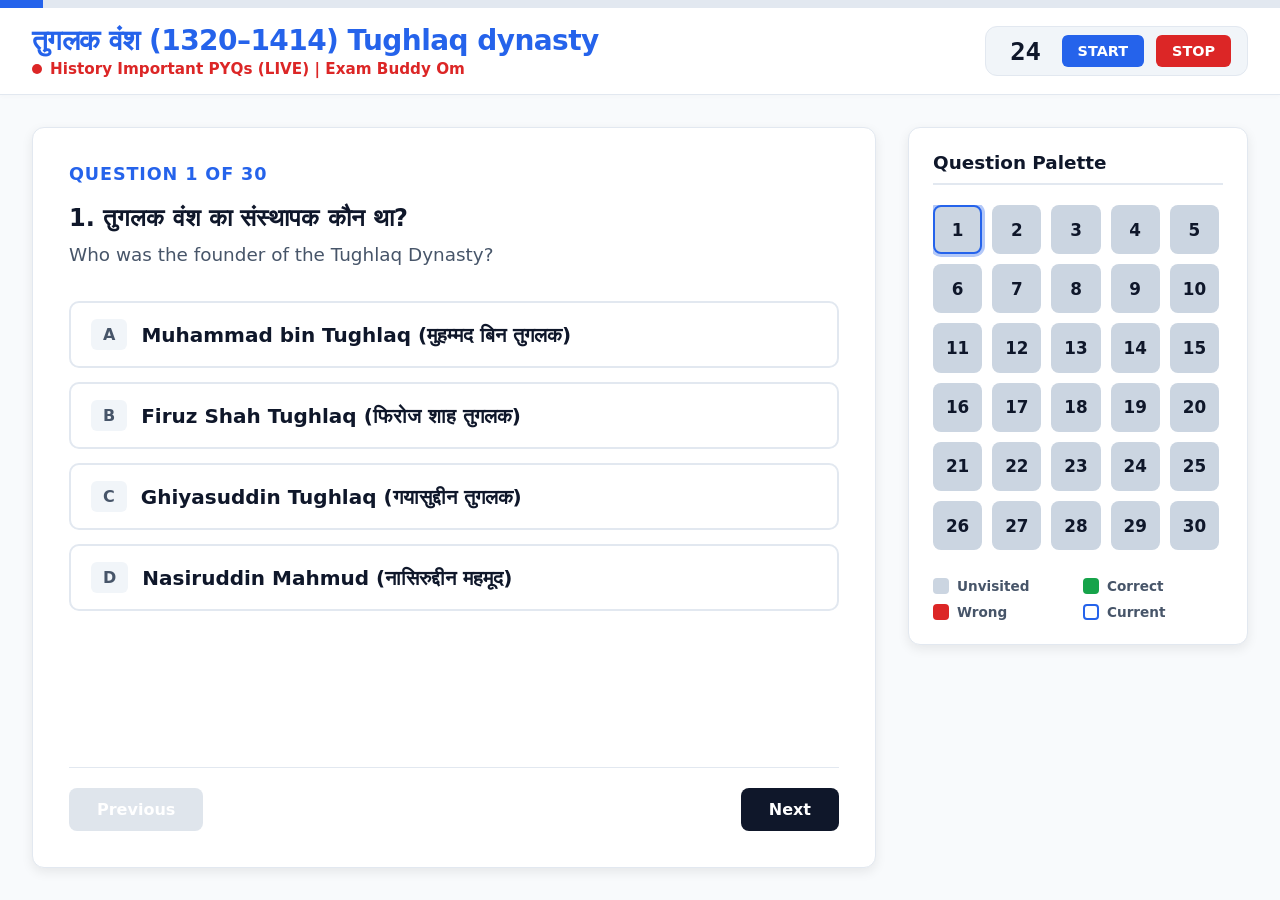
<file: tughlaq-dynasty.html>
<!DOCTYPE html>
<html lang="hi">
<head>
    <meta charset="UTF-8">
    <meta name="viewport" content="width=device-width, initial-scale=1.0">
    <title>तुगलक वंश (1320–1414) Tughlaq dynasty - Live Quiz</title>
    <style>
        :root {
            --primary: #2563eb;
            --primary-dark: #1d4ed8;
            --bg-body: #f8fafc;
            --bg-card: #ffffff;
            --text-main: #0f172a;
            --text-muted: #475569;
            --correct: #16a34a;
            --correct-bg: #dcfce7;
            --wrong: #dc2626;
            --wrong-bg: #fee2e2;
            --unvisited: #cbd5e1;
            --border: #e2e8f0;
            --shadow: 0 4px 12px rgba(0, 0, 0, 0.08);
            --radius: 12px;
        }

        * {
            box-sizing: border-box;
            margin: 0;
            padding: 0;
            font-family: 'Segoe UI', system-ui, -apple-system, sans-serif, 'Noto Sans Devanagari';
        }

        body {
            background-color: var(--bg-body);
            color: var(--text-main);
            min-height: 100vh;
            display: flex;
            flex-direction: column;
        }

        /* Top Responsive Progress Bar */
        .progress-container {
            width: 100%;
            height: 8px;
            background-color: #e2e8f0;
            position: fixed;
            top: 0;
            left: 0;
            z-index: 1000;
        }

        .progress-bar {
            height: 100%;
            background-color: var(--primary);
            width: 0%;
            transition: width 0.3s cubic-bezier(0.4, 0, 0.2, 1);
        }

        /* Header Area */
        header {
            background: var(--bg-card);
            padding: 1rem 2rem;
            border-bottom: 1px solid var(--border);
            display: flex;
            justify-content: space-between;
            align-items: center;
            box-shadow: 0 2px 4px rgba(0,0,0,0.02);
            margin-top: 8px;
        }

        .title-area h1 {
            font-size: 1.75rem;
            color: var(--primary);
            font-weight: 800;
            letter-spacing: -0.02em;
        }

        .title-area .subtitle {
            font-size: 0.95rem;
            font-weight: 700;
            color: #dc2626;
            display: flex;
            align-items: center;
            gap: 8px;
            margin-top: 2px;
        }

        .live-dot {
            width: 10px;
            height: 10px;
            background-color: #dc2626;
            border-radius: 50%;
            display: inline-block;
            animation: pulse 1.5s infinite;
        }

        @keyframes pulse {
            0% { opacity: 1; transform: scale(1); }
            50% { opacity: 0.4; transform: scale(1.25); }
            100% { opacity: 1; transform: scale(1); }
        }

        /* Live Timer & Creator Controls */
        .timer-section {
            display: flex;
            align-items: center;
            gap: 12px;
            background: #f1f5f9;
            padding: 8px 16px;
            border-radius: var(--radius);
            border: 1px solid var(--border);
        }

        .timer-display {
            font-size: 1.6rem;
            font-weight: 800;
            font-family: monospace;
            color: var(--text-main);
            min-width: 48px;
            text-align: center;
        }

        .timer-btn {
            background-color: var(--primary);
            color: white;
            border: none;
            padding: 8px 16px;
            border-radius: 6px;
            font-weight: 700;
            font-size: 0.9rem;
            cursor: pointer;
            transition: background-color 0.2s, transform 0.1s;
        }

        .timer-btn:active {
            transform: scale(0.97);
        }

        .timer-btn:hover {
            background-color: var(--primary-dark);
        }

        .timer-btn.stop-btn {
            background-color: #dc2626;
        }

        .timer-btn.stop-btn:hover {
            background-color: #b91c1c;
        }

        /* Workspace Grid */
        .app-container {
            display: grid;
            grid-template-columns: 1fr 340px;
            gap: 2rem;
            max-width: 1440px;
            width: 100%;
            margin: 0 auto;
            padding: 2rem;
            flex-grow: 1;
        }

        /* Main Quiz Card */
        .quiz-card {
            background: var(--bg-card);
            border-radius: var(--radius);
            padding: 2.25rem;
            box-shadow: var(--shadow);
            border: 1px solid var(--border);
            display: flex;
            flex-direction: column;
            justify-content: space-between;
        }

        .question-header {
            font-weight: 700;
            color: var(--primary);
            margin-bottom: 1rem;
            font-size: 1.1rem;
            text-transform: uppercase;
            letter-spacing: 0.05em;
        }

        /* Large Hindi Font for Recording Visibility */
        .question-text-hi {
            font-size: 1.5rem;
            font-weight: 700;
            line-height: 1.5;
            color: var(--text-main);
            margin-bottom: 0.4rem;
        }

        .question-text-en {
            font-size: 1.15rem;
            color: var(--text-muted);
            margin-bottom: 2rem;
            line-height: 1.45;
            font-weight: 500;
        }

        /* Option Buttons Grid */
        .options-grid {
            display: grid;
            grid-template-columns: 1fr;
            gap: 14px;
            margin-bottom: 1.5rem;
        }

        .option-btn {
            background: #ffffff;
            border: 2px solid var(--border);
            border-radius: 10px;
            padding: 16px 20px;
            text-align: left;
            font-size: 1.25rem;
            font-weight: 600;
            cursor: pointer;
            transition: all 0.2s ease;
            display: flex;
            align-items: center;
            gap: 14px;
            color: var(--text-main);
            width: 100%;
        }

        .option-btn:hover:not([disabled]) {
            border-color: var(--primary);
            background-color: #eff6ff;
        }

        .option-btn[disabled] {
            cursor: not-allowed;
        }

        .option-btn.correct {
            background-color: var(--correct-bg) !important;
            border-color: var(--correct) !important;
            color: #14532d !important;
        }

        .option-btn.wrong {
            background-color: var(--wrong-bg) !important;
            border-color: var(--wrong) !important;
            color: #7f1d1d !important;
        }

        .option-prefix {
            font-weight: 800;
            background: #f1f5f9;
            padding: 6px 12px;
            border-radius: 6px;
            font-size: 1rem;
            color: var(--text-muted);
        }

        .option-btn.correct .option-prefix {
            background: var(--correct);
            color: white;
        }

        .option-btn.wrong .option-prefix {
            background: var(--wrong);
            color: white;
        }

        /* Immediate Explanation Box */
        .explanation-box {
            background: #f8fafc;
            border-left: 5px solid var(--primary);
            padding: 1.25rem 1.5rem;
            border-radius: 0 10px 10px 0;
            margin-top: 1rem;
            display: none;
        }

        .explanation-box.active {
            display: block;
            animation: fadeIn 0.3s cubic-bezier(0.4, 0, 0.2, 1);
        }

        @keyframes fadeIn {
            from { opacity: 0; transform: translateY(6px); }
            to { opacity: 1; transform: translateY(0); }
        }

        .explanation-title {
            font-weight: 800;
            color: var(--primary);
            margin-bottom: 8px;
            font-size: 1.05rem;
        }

        .exp-hi {
            font-size: 1.15rem;
            font-weight: 600;
            color: var(--text-main);
            margin-bottom: 6px;
            line-height: 1.5;
        }

        .exp-en {
            font-size: 1rem;
            color: var(--text-muted);
            line-height: 1.4;
        }

        /* Bottom Controls */
        .nav-footer {
            display: flex;
            justify-content: space-between;
            margin-top: 2rem;
            padding-top: 1.25rem;
            border-top: 1px solid var(--border);
        }

        .action-btn {
            background-color: var(--text-main);
            color: white;
            border: none;
            padding: 12px 28px;
            border-radius: 8px;
            font-weight: 700;
            font-size: 1rem;
            cursor: pointer;
            transition: opacity 0.2s;
        }

        .action-btn:hover:not([disabled]) {
            opacity: 0.9;
        }

        .action-btn:disabled {
            background-color: var(--unvisited);
            cursor: not-allowed;
            opacity: 0.6;
        }

        /* Sidebar Question Palette */
        .sidebar {
            background: var(--bg-card);
            border-radius: var(--radius);
            padding: 1.5rem;
            box-shadow: var(--shadow);
            border: 1px solid var(--border);
            height: fit-content;
        }

        .sidebar-title {
            font-size: 1.15rem;
            font-weight: 800;
            margin-bottom: 1.25rem;
            color: var(--text-main);
            border-bottom: 2px solid var(--border);
            padding-bottom: 10px;
        }

        .palette-grid {
            display: grid;
            grid-template-columns: repeat(5, 1fr);
            gap: 10px;
            max-height: 480px;
            overflow-y: auto;
            padding-right: 4px;
        }

        .palette-btn {
            aspect-ratio: 1;
            border-radius: 8px;
            border: 2px solid transparent;
            background-color: var(--unvisited);
            color: var(--text-main);
            font-weight: 800;
            font-size: 1.05rem;
            cursor: pointer;
            display: flex;
            align-items: center;
            justify-content: center;
            transition: all 0.2s ease;
        }

        .palette-btn:hover {
            transform: translateY(-2px);
        }

        .palette-btn.current {
            border-color: var(--primary) !important;
            box-shadow: 0 0 0 3px rgba(37, 99, 235, 0.35);
        }

        .palette-btn.correct {
            background-color: var(--correct);
            color: white;
        }

        .palette-btn.wrong {
            background-color: var(--wrong);
            color: white;
        }

        .legend {
            margin-top: 1.75rem;
            display: grid;
            grid-template-columns: 1fr 1fr;
            gap: 10px;
            font-size: 0.85rem;
            font-weight: 600;
            color: var(--text-muted);
        }

        .legend-item {
            display: flex;
            align-items: center;
            gap: 8px;
        }

        .legend-color {
            width: 16px;
            height: 16px;
            border-radius: 4px;
        }

        /* Mobile / Small Screen Fallbacks */
        @media (max-width: 960px) {
            .app-container {
                grid-template-columns: 1fr;
            }
            .sidebar {
                order: 2;
            }
            .palette-grid {
                grid-template-columns: repeat(10, 1fr);
            }
        }
    </style>
</head>
<body>

    <!-- Top Progress Bar -->
    <div class="progress-container">
        <div class="progress-bar" id="progressBar"></div>
    </div>

    <!-- Header & Creator Timer Controls -->
    <header>
        <div class="title-area">
            <h1>तुगलक वंश (1320–1414) Tughlaq dynasty</h1>
            <div class="subtitle"><span class="live-dot"></span> History Important PYQs (LIVE) | Exam Buddy Om</div>
        </div>

        <div class="timer-section">
            <div class="timer-display" id="timerDisplay">25</div>
            <button class="timer-btn" id="startTimerBtn">START</button>
            <button class="timer-btn stop-btn" id="stopTimerBtn">STOP</button>
        </div>
    </header>

    <!-- Main Content Workspace -->
    <div class="app-container">
        
        <!-- Main Quiz Workspace -->
        <main class="quiz-card">
            <div>
                <div class="question-header" id="questionTracker">Question 1 of 30</div>
                
                <div class="question-text-hi" id="qHindi">Loading Question...</div>
                <div class="question-text-en" id="qEnglish">Loading Question...</div>

                <div class="options-grid" id="optionsContainer">
                    <!-- Options Dynamically Rendered -->
                </div>

                <div class="explanation-box" id="explanationBox">
                    <div class="explanation-title">Explanation / व्याख्या:</div>
                    <div class="exp-hi" id="expHindi"></div>
                    <div class="exp-en" id="expEnglish"></div>
                </div>
            </div>

            <div class="nav-footer">
                <button class="action-btn" id="prevBtn" onclick="navigateQuestion(-1)">Previous</button>
                <button class="action-btn" id="nextBtn" onclick="navigateQuestion(1)">Next</button>
            </div>
        </main>

        <!-- Question Palette Sidebar -->
        <aside class="sidebar">
            <div class="sidebar-title">Question Palette</div>
            <div class="palette-grid" id="paletteGrid">
                <!-- Palette Grid Dynamically Rendered -->
            </div>

            <div class="legend">
                <div class="legend-item"><div class="legend-color" style="background: var(--unvisited);"></div> Unvisited</div>
                <div class="legend-item"><div class="legend-color" style="background: var(--correct);"></div> Correct</div>
                <div class="legend-item"><div class="legend-color" style="background: var(--wrong);"></div> Wrong</div>
                <div class="legend-item"><div class="legend-color" style="border: 2px solid var(--primary);"></div> Current</div>
            </div>
        </aside>

    </div>

    <script>
        // Data Structure Array
        const quizData = [
            {
                questionHindi: "1. तुगलक वंश का संस्थापक कौन था?",
                questionEnglish: "Who was the founder of the Tughlaq Dynasty?",
                options: ["Muhammad bin Tughlaq (मुहम्मद बिन तुगलक)", "Firuz Shah Tughlaq (फिरोज शाह तुगलक)", "Ghiyasuddin Tughlaq (गयासुद्दीन तुगलक)", "Nasiruddin Mahmud (नासिरुद्दीन महमूद)"],
                correctIndex: 2,
                explanationHindi: "गयासुद्दीन तुगलक, जिसे गाजी मलिक के नाम से भी जाना जाता था, ने 1320 ईस्वी में खुसरो खान को हराकर इस वंश की स्थापना की थी।",
                explanationEnglish: "Ghiyasuddin Tughlaq, also known as Ghazi Malik, founded the dynasty in 1320 AD after defeating Khusrau Khan."
            },
            {
                questionHindi: "2. तुगलक वंश ने दिल्ली सल्तनत पर लगभग कितने वर्षों तक शासन किया?",
                questionEnglish: "The Tughlaq Dynasty ruled the Delhi Sultanate for approximately how many years?",
                options: ["84 years", "94 years", "75 years", "100 years"],
                correctIndex: 1,
                explanationHindi: "इस वंश ने 1320 से 1414 ईस्वी तक शासन किया, जिससे यह सल्तनत के सबसे लंबे समय तक शासन करने वाले वंशों में से एक बन गया (लगभग 93-94 वर्ष)।",
                explanationEnglish: "The dynasty ruled from 1320 to 1414 AD, making it one of the longest-ruling dynasties (approx. 93-94 years)."
            },
            {
                questionHindi: "3. मुहम्मद बिन तुगलक का असली नाम क्या था?",
                questionEnglish: "What was the real name of Muhammad bin Tughlaq?",
                options: ["Ghazi Malik (गाजी मलिक)", "Jauna Khan (जौना खान)", "Ulugh Khan (उलूग खान)", "Both B and C (B और C दोनों)"],
                correctIndex: 3,
                explanationHindi: "उनका जन्म जौना खान के रूप में हुआ था और सुल्तान बनने से पहले उन्हें उलूग खान के नाम से भी जाना जाता था।",
                explanationEnglish: "He was born as Jauna Khan and was also known as Ulugh Khan before becoming Sultan."
            },
            {
                questionHindi: "4. गयासुद्दीन तुगलक ने किस शहर को अपनी राजधानी के रूप में बनाया था?",
                questionEnglish: "Which city was built by Ghiyasuddin Tughlaq as his capital?",
                options: ["Firozabad (फिरोजाबाद)", "Tughlaqabad (तुगलकाबाद)", "Daulatabad (दौलताबाद)", "Siri (सीरी)"],
                correctIndex: 1,
                explanationHindi: "उन्होंने मंगोल आक्रमणों से सुरक्षा के लिए दिल्ली में तुगलकाबाद के विशाल किलेनुमा शहर का निर्माण किया था।",
                explanationEnglish: "He built the massive fortress city of Tughlaqabad in Delhi to protect against Mongol invasions."
            },
            {
                questionHindi: "5. 1325 ईस्वी में गयासुद्दीन तुगलक की मृत्यु कैसे हुई थी?",
                questionEnglish: "How did Ghiyasuddin Tughlaq die in 1325 AD?",
                options: ["In a battle against Mongols (मंगोलों के खिलाफ युद्ध में)", "Illness (बीमारी से)", "Collapse of a wooden pavilion (एक लकड़ी के मंडप के गिरने से)", "Assassination (हत्या)"],
                correctIndex: 2,
                explanationHindi: "अफगानपुर में उनके बेटे जौना खान द्वारा बनाए गए एक लकड़ी के मंडप के उन पर गिरने से उनकी मृत्यु हो गई थी।",
                explanationEnglish: "He died when a wooden pavilion built by his son Jauna Khan collapsed on him at Afghanpur."
            },
            {
                questionHindi: "6. \"हनुज दिल्ली दूर अस्त\" (दिल्ली अभी दूर है) वाक्यांश किस सूफी संत से जुड़ा है?",
                questionEnglish: "Which Sufi saint is associated with the phrase \"Hunooz Dilli door ast\"?",
                options: ["Moinuddin Chishti (मोइनुद्दीन चिश्ती)", "Nizamuddin Auliya (निजामुद्दीन औलिया)", "Salim Chishti (सलीम चिश्ती)", "Baba Farid (बाबा फरीद)"],
                correctIndex: 1,
                explanationHindi: "निजामुद्दीन औलिया ने कथित तौर पर यह तब कहा था जब गयासुद्दीन तुगलक ने दिल्ली लौटते समय उन्हें धमकी दी थी।",
                explanationEnglish: "Nizamuddin Auliya reportedly said this when Ghiyasuddin Tughlaq threatened him while returning to Delhi."
            },
            {
                questionHindi: "7. 1327 ईस्वी में, मुहम्मद बिन तुगलक ने राजधानी को दिल्ली से किस स्थान पर स्थानांतरित किया?",
                questionEnglish: "In 1327 AD, Muhammad bin Tughlaq transferred the capital from Delhi to which place?",
                options: ["Agra (आगरा)", "Lahore (लाहौर)", "Daulatabad (दौलताबाद)", "Jaunpur (जौनपुर)"],
                correctIndex: 2,
                explanationHindi: "उन्होंने दक्कन क्षेत्र पर बेहतर नियंत्रण के लिए राजधानी को दौलताबाद (देवगिरी) स्थानांतरित किया, लेकिन यह कदम विफल रहा।",
                explanationEnglish: "He moved the capital to Daulatabad (Devagiri) to better control the Deccan region, but the move was a failure."
            },
            {
                questionHindi: "8. मुहम्मद बिन तुगलक का सांकेतिक मुद्रा (token currency) का प्रयोग क्यों विफल रहा?",
                questionEnglish: "Why did Muhammad bin Tughlaq's token currency experiment fail?",
                options: ["Shortage of copper (तांबे की कमी)", "Large-scale counterfeiting (बड़े पैमाने पर नकली सिक्के बनाना)", "People refused to use it (लोगों ने उपयोग से इनकार कर दिया)", "Foreign invasion (विदेशी आक्रमण)"],
                correctIndex: 1,
                explanationHindi: "जालसाजी के खिलाफ कोई सुरक्षा उपाय नहीं थे, और लोगों ने घर पर ही तांबे/पीतल के नकली सिक्के ढालने शुरू कर दिए थे।",
                explanationEnglish: "There were no safeguards against forgery, and people began minting fake copper/brass coins at home."
            },
            {
                questionHindi: "9. प्रसिद्ध मोरक्को यात्री इब्न बतूता किसके शासनकाल में भारत आया था?",
                questionEnglish: "The famous Moroccan traveler Ibn Battuta visited India during whose reign?",
                options: ["Ghiyasuddin Tughlaq (गयासुद्दीन तुगलक)", "Firuz Shah Tughlaq (फिरोज शाह तुगलक)", "Muhammad bin Tughlaq (मुहम्मद बिन तुगलक)", "Alauddin Khalji (अलाउद्दीन खिलजी)"],
                correctIndex: 2,
                explanationHindi: "इब्न बतूता 1334 ईस्वी में आया था और उसे दिल्ली का मुख्य काजी (न्यायाधीश) नियुक्त किया गया था।",
                explanationEnglish: "Ibn Battuta visited in 1334 AD and was appointed as the Chief Qadi (judge) of Delhi."
            },
            {
                questionHindi: "10. इतिहासकारों ने किस तुगलक सुल्तान को \"विरोधों का मिश्रण\" कहा है?",
                questionEnglish: "Historians have described which Tughlaq Sultan as a \"mixture of opposites\"?",
                options: ["Ghiyasuddin Tughlaq (गयासुद्दीन तुगलक)", "Muhammad bin Tughlaq (मुहम्मद बिन तुगलक)", "Firuz Shah Tughlaq (फिरोज शाह तुगलक)", "Abu Bakr Shah (अबू बक्र शाह)"],
                correctIndex: 1,
                explanationHindi: "उन्हें एक विरोधाभास के रूप में देखा जाता था—वे दर्शन और विज्ञान में उच्च विद्वान थे, फिर भी उन्होंने अव्यावहारिक योजनाएं बनाईं।",
                explanationEnglish: "He was seen as a paradox—highly learned in philosophy and science, yet undertaking impractical schemes."
            },
            {
                questionHindi: "11. मुहम्मद बिन तुगलक ने अकाल के दौरान किस उपजाऊ क्षेत्र में कर (tax) बढ़ा दिया था?",
                questionEnglish: "Muhammad bin Tughlaq increased taxes in which fertile region during a famine?",
                options: ["Bengal (बंगाल)", "Doab (दोआब)", "Deccan (दक्कन)", "Gujarat (गुजरात)"],
                correctIndex: 1,
                explanationHindi: "अकाल के दौरान गंगा और यमुना के बीच की उपजाऊ भूमि (दोआब) पर कर लगाने से व्यापक भुखमरी और विद्रोह हुआ।",
                explanationEnglish: "Taxing the fertile land between the Ganges and Yamuna (Doab) during a famine caused mass starvation and revolt."
            },
            {
                questionHindi: "12. \"कराचिल अभियान\" किस क्षेत्र के लिए एक दुर्भाग्यपूर्ण सैन्य अभियान था?",
                questionEnglish: "The \"Qarachil expedition\" was an ill-fated military campaign to which region?",
                options: ["Persia (फारस)", "Central Asia (मध्य एशिया)", "Himalayas (हिमालयी क्षेत्र)", "South India (दक्षिण भारत)"],
                correctIndex: 2,
                explanationHindi: "मुहम्मद बिन तुगलक ने कुमाऊँ/हिमालयी क्षेत्र में एक सेना भेजी थी, जो इलाके और मौसम के कारण लगभग पूरी तरह नष्ट हो गई थी।",
                explanationEnglish: "Muhammad bin Tughlaq sent an army to the Kumaon/Himalayan region, which was almost entirely destroyed due to the terrain and weather."
            },
            {
                questionHindi: "13. 1351 ईस्वी में मुहम्मद बिन तुगलक का उत्तराधिकारी कौन बना?",
                questionEnglish: "Who succeeded Muhammad bin Tughlaq in 1351 AD?",
                options: ["Nasiruddin Mahmud (नासिरुद्दीन महमूद)", "Ghiyasuddin II (गयासुद्दीन द्वितीय)", "Firuz Shah Tughlaq (फिरोज शाह तुगलक)", "Abu Bakr (अबू बक्र)"],
                correctIndex: 2,
                explanationHindi: "सिंध में मुहम्मद बिन तुगलक की मृत्यु के बाद उनके चचेरे भाई, फिरोज शाह तुगलक सिंहासन पर बैठे।",
                explanationEnglish: "His cousin, Firuz Shah Tughlaq, ascended the throne after Muhammad bin Tughlaq died in Sindh."
            },
            {
                questionHindi: "14. फिरोज शाह तुगलक कई नहरों के निर्माण के लिए प्रसिद्ध हैं। सबसे प्रसिद्ध नहर यमुना से किस शहर तक थी?",
                questionEnglish: "Firuz Shah Tughlaq is famous for building many canals. The most famous canal was from the Yamuna to which city?",
                options: ["Delhi (दिल्ली)", "Agra (आगरा)", "Hissar (हिसार)", "Jaunpur (जौनपुर)"],
                correctIndex: 2,
                explanationHindi: "उन्होंने सिंचाई के लिए यमुना से हिसार तक रजवाह नहर (लगभग 150 मील) का निर्माण कराया था।",
                explanationEnglish: "He built the Rajwah canal from the Yamuna to Hissar (about 150 miles) for irrigation."
            },
            {
                questionHindi: "15. किस सुल्तान ने पहली बार ब्राह्मणों पर भी जजिया कर लगाया था?",
                questionEnglish: "Which Sultan levied Jizya tax even on the Brahmins for the first time?",
                options: ["Muhammad bin Tughlaq (मुहम्मद बिन तुगलक)", "Firuz Shah Tughlaq (फिरोज शाह तुगलक)", "Ghiyasuddin Tughlaq (गयासुद्दीन तुगलक)", "Alauddin Khalji (अलाउद्दीन खिलजी)"],
                correctIndex: 1,
                explanationHindi: "फिरोज शाह तुगलक ने जजिया को भू-राजस्व से अलग कर दिया और इसे ब्राह्मणों पर भी लागू कर दिया।",
                explanationEnglish: "Firuz Shah Tughlaq separated Jizya from land revenue and imposed it on Brahmins."
            },
            {
                questionHindi: "16. फिरोज शाह तुगलक द्वारा कितने नए कस्बों/शहरों के निर्माण का श्रेय दिया जाता है?",
                questionEnglish: "How many new towns/cities are credited to be built by Firuz Shah Tughlaq?",
                options: ["100", "200", "300", "50"],
                correctIndex: 2,
                explanationHindi: "उन्होंने जौनपुर, हिसार और फिरोजाबाद सहित 300 शहरों और कस्बों के निर्माण का दावा किया था।",
                explanationEnglish: "He claimed to have built 300 cities and towns, including Jaunpur, Hissar, and Firozabad."
            },
            {
                questionHindi: "17. फिरोज शाह तुगलक अशोक के दो स्तंभों को किन स्थानों से दिल्ली लाए थे?",
                questionEnglish: "Firuz Shah Tughlaq transported two Ashokan pillars to Delhi from which locations?",
                options: ["Sarnath and Sanchi (सारनाथ और सांची)", "Topra and Meerut (टोपरा और मेरठ)", "Allahabad and Vaishali (इलाहाबाद और वैशाली)", "Lumbini and Bodh Gaya (लुंबिनी और बोधगया)"],
                correctIndex: 1,
                explanationHindi: "वे टोपरा (हरियाणा) और मेरठ से ईसा पूर्व तीसरी शताब्दी के स्तंभों को दिल्ली में अपनी राजधानी में ले आए थे।",
                explanationEnglish: "He moved 3rd-century BC pillars from Topra (Haryana) and Meerut to his capital in Delhi."
            },
            {
                questionHindi: "18. फिरोज शाह तुगलक द्वारा स्थापित \"दारुल शिफा\" क्या था?",
                questionEnglish: "What was the \"Darul Shifa\" established by Firuz Shah Tughlaq?",
                options: ["A library (पुस्तकालय)", "A guest house (अतिथि गृह)", "A free hospital (मुफ्त अस्पताल)", "A school (स्कूल)"],
                correctIndex: 2,
                explanationHindi: "उन्होंने लगभग 100 \"दारुल शिफा\" (धर्मार्थ अस्पताल) बनवाए जो गरीबों को मुफ्त इलाज प्रदान करते थे।",
                explanationEnglish: "He built about 100 \"Darul Shifa\" (charitable hospitals) providing free treatment to the poor."
            },
            {
                questionHindi: "19. दासों की देखभाल के लिए फिरोज शाह तुगलक ने किस विभाग की स्थापना की थी?",
                questionEnglish: "Which department was created by Firuz Shah Tughlaq to look after slaves?",
                options: ["Diwan-i-Arz (दीवान-इ-अर्ज़)", "Diwan-i-Bandagan (दीवान-इ-बंदगान)", "Diwan-i-Khairat (दीवान-इ-खैरात)", "Diwan-i-Kohi (दीवान-इ-कोही)"],
                correctIndex: 1,
                explanationHindi: "उनके पास बड़ी संख्या में दास थे और उन्होंने उनके लिए एक विशेष विभाग, दीवान-इ-बंदगान बनाया था।",
                explanationEnglish: "He had a huge number of slaves and created a special department, Diwan-i-Bandagan, for them."
            },
            {
                questionHindi: "20. गरीब लड़कियों के विवाह के लिए स्थापित चैरिटी ब्यूरो को क्या कहा जाता था?",
                questionEnglish: "The charity bureau established for the marriage of poor girls was called:",
                options: ["Diwan-i-Mustakhraj (दीवान-इ-मुस्तखराज)", "Diwan-i-Khairat (दीवान-इ-खैरात)", "Diwan-i-Rasalat (दीवान-इ-रसालत)", "Diwan-i-Insha (दीवान-इ-इंशा)"],
                correctIndex: 1,
                explanationHindi: "दीवान-इ-खैरात दान विभाग था जो गरीबों और शादियों के लिए वित्तीय सहायता प्रदान करता था।",
                explanationEnglish: "Diwan-i-Khairat was the department of charity that provided financial aid for the poor and marriages."
            },
            {
                questionHindi: "21. मुहम्मद बिन तुगलक और फिरोज शाह तुगलक दोनों के दरबारी इतिहासकार कौन थे?",
                questionEnglish: "Who was the court historian of both Muhammad bin Tughlaq and Firuz Shah Tughlaq?",
                options: ["Amir Khusrow (अमीर खुसरो)", "Ziauddin Barani (जियाउद्दीन बरनी)", "Al-Beruni (अल-बिरूनी)", "Minhaj-us-Siraj (मिन्हाज-उस-सिराज)"],
                correctIndex: 1,
                explanationHindi: "जियाउद्दीन बरनी ने \"तारीख-ए-फिरोज शाही\" लिखी थी, जो तुगलक काल के लिए एक प्रमुख स्रोत है।",
                explanationEnglish: "Ziauddin Barani wrote \"Tarikh-i-Firuz Shahi,\" which is a key source for the Tughlaq period."
            },
            {
                questionHindi: "22. मुहम्मद बिन तुगलक के शासनकाल (1336 ईस्वी) के दौरान दक्षिण भारत में किस हिंदू साम्राज्य की स्थापना हुई थी?",
                questionEnglish: "Which Hindu empire was founded in South India during Muhammad bin Tughlaq's reign (1336 AD)?",
                options: ["Maratha Empire (मराठा साम्राज्य)", "Vijayanagara Empire (विजयनगर साम्राज्य)", "Bahmani Sultanate (बहमनी सल्तनत)", "Kakatiya Dynasty (काकतीय वंश)"],
                correctIndex: 1,
                explanationHindi: "विजयनगर साम्राज्य की स्थापना 1336 ईस्वी में हरिहर प्रथम और बुक्का राय प्रथम ने की थी।",
                explanationEnglish: "The Vijayanagara Empire was founded by Harihara I and Bukka Raya I in 1336 AD."
            },
            {
                questionHindi: "23. दक्कन में बहमनी सल्तनत (1347 ईस्वी) किसके शासनकाल में सत्ता में आई?",
                questionEnglish: "The Bahmani Sultanate (1347 AD) in the Deccan rose to power during the reign of:",
                options: ["Firuz Shah Tughlaq (फिरोज शाह तुगलक)", "Ghiyasuddin Tughlaq (गयासुद्दीन तुगलक)", "Muhammad bin Tughlaq (मुहम्मद बिन तुगलक)", "Nasiruddin Mahmud (नासिरुद्दीन महमूद)"],
                correctIndex: 2,
                explanationHindi: "MBT के शासनकाल के दौरान 1347 ईस्वी में दक्कन के रईसों ने विद्रोह किया और बहमनी सल्तनत की स्थापना की।",
                explanationEnglish: "The Deccan nobles revolted and established the Bahmani Sultanate in 1347 AD during MBT's reign."
            },
            {
                questionHindi: "24. बिजली गिरने से क्षतिग्रस्त होने के बाद किस सुल्तान ने कुतुब मीनार की मरम्मत कराई थी?",
                questionEnglish: "Which Sultan repaired the Qutub Minar after it was damaged by lightning?",
                options: ["Iltutmish (इल्तुतमिश)", "Alauddin Khalji (अलाउद्दीन खिलजी)", "Firuz Shah Tughlaq (फिरोज शाह तुगलक)", "Sikandar Lodi (सिकंदर लोदी)"],
                correctIndex: 2,
                explanationHindi: "फिरोज शाह ने कुतुब मीनार की ऊपरी मंजिलों की मरम्मत की और दो नई मंजिलें जोड़ीं।",
                explanationEnglish: "Firuz Shah repaired the top storeys and added two new storeys to the Qutub Minar."
            },
            {
                questionHindi: "25. तुगलक वंश का अंतिम शासक कौन था?",
                questionEnglish: "Who was the last ruler of the Tughlaq Dynasty?",
                options: ["Abu Bakr Shah (अबू बक्र शाह)", "Nasiruddin Mahmud Shah (नासिरुद्दीन महमूद शाह)", "Ghiyasuddin Tughlaq II (गयासुद्दीन तुगलक द्वितीय)", "Nusrat Shah (नुसरत शाह)"],
                correctIndex: 1,
                explanationHindi: "नासिरुद्दीन महमूद अंतिम सुल्तान थे, जिनके शासनकाल में तैमूर का विनाशकारी आक्रमण हुआ था।",
                explanationEnglish: "Nasiruddin Mahmud was the last Sultan, whose reign saw the devastating invasion of Timur."
            },
            {
                questionHindi: "26. तैमूर (तैमूरलंग) ने किस वर्ष भारत पर आक्रमण किया और दिल्ली को लूटा?",
                questionEnglish: "Timur (Tamerlane) invaded India and sacked Delhi in which year?",
                options: ["1320 AD", "1351 AD", "1398 AD", "1414 AD"],
                correctIndex: 2,
                explanationHindi: "1398 ईस्वी में तैमूर के आक्रमण ने तुगलक वंश को घातक रूप से कमजोर कर दिया और दिल्ली को नष्ट कर दिया।",
                explanationEnglish: "Timur's invasion in 1398 AD fatally weakened the Tughlaq dynasty and destroyed Delhi."
            },
            {
                questionHindi: "27. मुहम्मद बिन तुगलक ने कृषि ऋण शुरू किए जिन्हें कहा जाता था:",
                questionEnglish: "Muhammad bin Tughlaq introduced agricultural loans called:",
                options: ["Jizya (जजिया)", "Zakat (जकात)", "Taqavi (तकावी)", "Kharaj (खराज)"],
                correctIndex: 2,
                explanationHindi: "संकट के दौरान खेती को प्रोत्साहित करने के लिए किसानों को तकावी ऋण दिए जाते थे।",
                explanationEnglish: "Taqavi loans were given to farmers to encourage cultivation during distress."
            },
            {
                questionHindi: "28. गयासुद्दीन तुगलक की जातीयता क्या थी?",
                questionEnglish: "What was Ghiyasuddin Tughlaq's ethnicity?",
                options: ["Pure Turkish (शुद्ध तुर्की)", "Afghan (अफगान)", "Mixed – Turkish father and Hindu mother (मिश्रित – तुर्की पिता और हिंदू माँ)", "Arab (अरब)"],
                correctIndex: 2,
                explanationHindi: "उनके पिता एक तुर्की दास-सैनिक थे और उनकी माँ एक हिंदू जाट महिला थीं।",
                explanationEnglish: "He had a Turkish slave-soldier father and a Hindu Jat mother."
            },
            {
                questionHindi: "29. फिरोज शाह तुगलक की आत्मकथा का शीर्षक है:",
                questionEnglish: "Firuz Shah Tughlaq's autobiographical account is titled:",
                options: ["Baburnama (बाबरनामा)", "Futuhat-i-Firuz Shahi (फुतूहात-ए-फिरोज शाही)", "Tarikh-i-Firuz Shahi (तारीख-ए-फिरोज शाही)", "Akbarnama (अकबरनामा)"],
                correctIndex: 1,
                explanationHindi: "उन्होंने अपनी उपलब्धियों और सार्वजनिक कार्यों को \"फुतूहात-ए-फिरोज शाही\" में दर्ज किया था।",
                explanationEnglish: "He recorded his achievements and public works in \"Futuhat-i-Firuz Shahi\"."
            },
            {
                questionHindi: "30. 1414 ईस्वी में तुगलक वंश के बाद कौन सा वंश आया?",
                questionEnglish: "Which dynasty succeeded the Tughlaqs in 1414 AD?",
                options: ["Lodi Dynasty (लोदी वंश)", "Sayyid Dynasty (सैय्यद वंश)", "Mughal Dynasty (मुगल वंश)", "Slave Dynasty (गुलाम वंश)"],
                correctIndex: 1,
                explanationHindi: "तुगलकों के पतन के बाद, खिज्र खान ने 1414 ईस्वी में सैय्यद वंश की स्थापना की।",
                explanationEnglish: "After the fall of the Tughlaqs, Khizr Khan founded the Sayyid Dynasty in 1414 AD."
            }
        ];

        // Global State Variables
        let currentIndex = 0;
        let userAnswers = new Array(quizData.length).fill(null);
        let timerSeconds = 25;
        let timerInterval = null;
        let isTimerRunning = false;

        // DOM Element Cache
        const timerDisplay = document.getElementById('timerDisplay');
        const startTimerBtn = document.getElementById('startTimerBtn');
        const stopTimerBtn = document.getElementById('stopTimerBtn');
        const progressBar = document.getElementById('progressBar');
        const questionTracker = document.getElementById('questionTracker');
        const qHindi = document.getElementById('qHindi');
        const qEnglish = document.getElementById('qEnglish');
        const optionsContainer = document.getElementById('optionsContainer');
        const explanationBox = document.getElementById('explanationBox');
        const expHindi = document.getElementById('expHindi');
        const expEnglish = document.getElementById('expEnglish');
        const prevBtn = document.getElementById('prevBtn');
        const nextBtn = document.getElementById('nextBtn');
        const paletteGrid = document.getElementById('paletteGrid');

        // Initializer
        function initApp() {
            renderPalette();
            loadQuestion(currentIndex);
            setupTimerControls();
        }

        // Render Question Palette Buttons
        function renderPalette() {
            paletteGrid.innerHTML = '';
            quizData.forEach((_, index) => {
                const btn = document.createElement('button');
                btn.className = 'palette-btn';
                btn.innerText = index + 1;
                btn.onclick = () => jumpToQuestion(index);
                
                if (index === currentIndex) btn.classList.add('current');
                if (userAnswers[index] !== null) {
                    if (userAnswers[index] === quizData[index].correctIndex) {
                        btn.classList.add('correct');
                    } else {
                        btn.classList.add('wrong');
                    }
                }
                
                paletteGrid.appendChild(btn);
            });
        }

        // Load Question Function
        function loadQuestion(index) {
            resetTimer();
            const data = quizData[index];
            
            questionTracker.innerText = `Question ${index + 1} of ${quizData.length}`;
            progressBar.style.width = `${((index + 1) / quizData.length) * 100}%`;

            qHindi.innerText = data.questionHindi;
            qEnglish.innerText = data.questionEnglish;

            optionsContainer.innerHTML = '';
            const prefixes = ['A', 'B', 'C', 'D'];
            
            data.options.forEach((optText, optIdx) => {
                const btn = document.createElement('button');
                btn.className = 'option-btn';
                btn.innerHTML = `<span class="option-prefix">${prefixes[optIdx]}</span> <span>${optText}</span>`;
                
                if (userAnswers[index] !== null) {
                    btn.disabled = true;
                    if (optIdx === data.correctIndex) {
                        btn.classList.add('correct');
                    }
                    if (userAnswers[index] === optIdx && optIdx !== data.correctIndex) {
                        btn.classList.add('wrong');
                    }
                } else {
                    btn.onclick = () => handleOptionClick(optIdx);
                }

                optionsContainer.appendChild(btn);
            });

            if (userAnswers[index] !== null) {
                expHindi.innerText = data.explanationHindi;
                expEnglish.innerText = data.explanationEnglish;
                explanationBox.classList.add('active');
            } else {
                explanationBox.classList.remove('active');
            }

            prevBtn.disabled = index === 0;
            nextBtn.disabled = index === quizData.length - 1;

            renderPalette();
            startTimer();
        }

        // Option Click Interaction
        function handleOptionClick(selectedIndex) {
            stopTimer();
            userAnswers[currentIndex] = selectedIndex;

            const data = quizData[currentIndex];
            const optionButtons = optionsContainer.children;

            Array.from(optionButtons).forEach((btn, idx) => {
                btn.disabled = true;
                if (idx === data.correctIndex) {
                    btn.classList.add('correct');
                }
                if (idx === selectedIndex && selectedIndex !== data.correctIndex) {
                    btn.classList.add('wrong');
                }
            });

            expHindi.innerText = data.explanationHindi;
            expEnglish.innerText = data.explanationEnglish;
            explanationBox.classList.add('active');

            renderPalette();
        }

        // Next/Prev Navigation
        function navigateQuestion(step) {
            const targetIndex = currentIndex + step;
            if (targetIndex >= 0 && targetIndex < quizData.length) {
                currentIndex = targetIndex;
                loadQuestion(currentIndex);
            }
        }

        // Direct Palette Navigation
        function jumpToQuestion(index) {
            currentIndex = index;
            loadQuestion(currentIndex);
        }

        // Timer Logic
        function startTimer() {
            if (isTimerRunning) return;
            isTimerRunning = true;
            timerInterval = setInterval(() => {
                timerSeconds--;
                timerDisplay.innerText = timerSeconds < 10 ? `0${timerSeconds}` : timerSeconds;
                
                if (timerSeconds <= 0) {
                    stopTimer();
                }
            }, 1000);
        }

        function stopTimer() {
            clearInterval(timerInterval);
            isTimerRunning = false;
        }

        function resetTimer() {
            stopTimer();
            timerSeconds = 25;
            timerDisplay.innerText = '25';
        }

        function setupTimerControls() {
            startTimerBtn.onclick = () => startTimer();
            stopTimerBtn.onclick = () => stopTimer();
        }

        // Initialize App on DOM Load
        window.onload = initApp;
    </script>
</body>
</html>
</file>
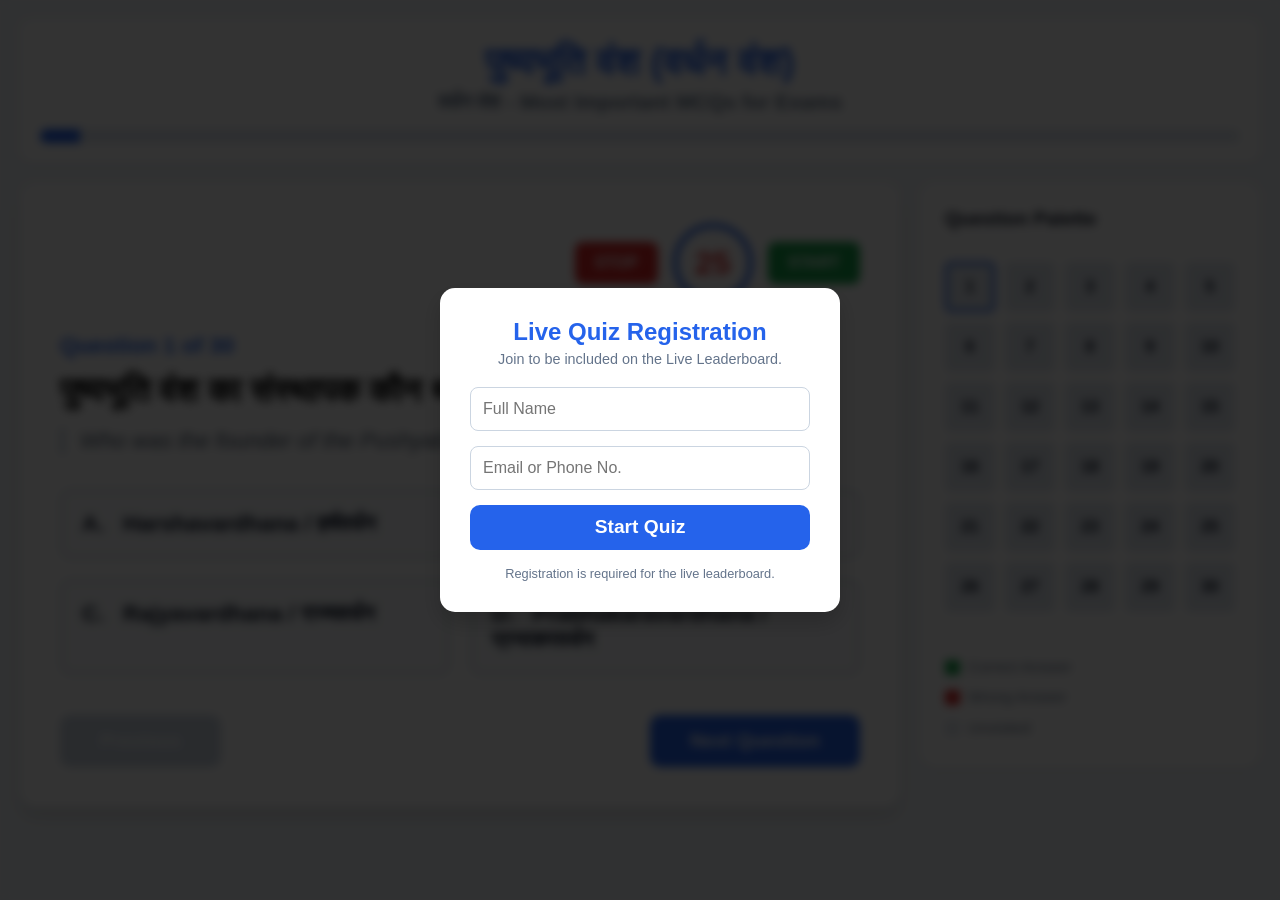
<file: vardhan-quiz.html>
<!DOCTYPE html>
<html lang="hi">
<head>
    <meta charset="UTF-8">
    <meta name="viewport" content="width=device-width, initial-scale=1.0">
    <title>Pushyabhuti Dynasty Quiz - Vardhana Empire</title>
    <style>
        :root {
            --primary: #2563eb;
            --primary-dark: #1e40af;
            --success: #16a34a;
            --danger: #dc2626;
            --gray-bg: #f1f5f9;
            --gray-border: #cbd5e1;
            --text-dark: #0f172a;
            --white: #ffffff;
        }

        * { box-sizing: border-box; margin: 0; padding: 0; font-family: 'Segoe UI', Arial, sans-serif; }

        body {
            background-color: var(--gray-bg);
            color: var(--text-dark);
            padding: 20px;
            display: flex;
            justify-content: center;
        }

        .wrapper {
            width: 100%;
            max-width: 1250px;
            display: grid;
            grid-template-columns: 1fr 340px;
            gap: 20px;
        }

        /* Top Header & Progress */
        .header-section {
            grid-column: 1 / -1;
            background: var(--white);
            padding: 20px;
            border-radius: 12px;
            box-shadow: 0 4px 6px rgba(0,0,0,0.05);
            text-align: center;
        }

        .header-section h1 { color: var(--primary); font-size: 2.4rem; margin-bottom: 5px; }
        .header-section h2 { font-size: 1.3rem; color: #64748b; margin-bottom: 15px; }

        .progress-bar-bg {
            width: 100%;
            height: 14px;
            background: #e2e8f0;
            border-radius: 10px;
            overflow: hidden;
        }

        .progress-fill {
            height: 100%;
            background: var(--primary);
            width: 0%;
            transition: width 0.4s ease;
        }

        /* Main Quiz Area */
        .quiz-container {
            background: var(--white);
            padding: 40px;
            border-radius: 16px;
            box-shadow: 0 10px 15px rgba(0,0,0,0.1);
            position: relative;
        }

        .timer-row {
            display: flex;
            align-items: center;
            justify-content: flex-end;
            gap: 15px;
            margin-bottom: 30px;
        }

        .timer-circle {
            width: 80px;
            height: 80px;
            border: 5px solid var(--primary);
            border-radius: 50%;
            display: flex;
            align-items: center;
            justify-content: center;
            font-size: 2rem;
            font-weight: 800;
            color: var(--danger);
            background: #fff;
        }

        .btn-ctrl {
            padding: 12px 20px;
            border: none;
            border-radius: 8px;
            cursor: pointer;
            font-weight: bold;
            color: white;
            font-size: 1rem;
        }
        .btn-start { background: var(--success); }
        .btn-stop { background: var(--danger); }

        /* Question Styles */
        .question-content { margin-bottom: 35px; }
        .q-num { color: var(--primary); font-weight: 800; font-size: 1.4rem; margin-bottom: 10px; }
        .q-hindi { font-size: 2.1rem; font-weight: 700; line-height: 1.3; color: #000; margin-bottom: 15px; }
        .q-english { font-size: 1.4rem; color: #475569; font-style: italic; border-left: 5px solid #cbd5e1; padding-left: 15px; }

        /* Options */
        .options-list { display: grid; grid-template-columns: 1fr 1fr; gap: 20px; }
        .option-item {
            background: #f8fafc;
            border: 2px solid var(--gray-border);
            padding: 20px;
            border-radius: 12px;
            cursor: pointer;
            font-size: 1.4rem;
            font-weight: 600;
            transition: 0.2s;
        }
        .option-item:hover:not(.disabled) { border-color: var(--primary); background: #f0f7ff; }
        .option-item.correct { background: var(--success) !important; color: white; border-color: var(--success); }
        .option-item.wrong { background: var(--danger) !important; color: white; border-color: var(--danger); }
        .option-item.disabled { cursor: not-allowed; }

        /* Explanation Section */
        .explanation-box {
            margin-top: 30px;
            padding: 25px;
            background: #f0fdf4;
            border-left: 8px solid var(--success);
            border-radius: 8px;
            display: none;
            animation: fadeIn 0.5s;
        }
        @keyframes fadeIn { from { opacity: 0; transform: translateY(10px); } to { opacity: 1; transform: translateY(0); } }
        .exp-title { color: var(--success); font-weight: 800; font-size: 1.3rem; margin-bottom: 10px; display: block; }
        .exp-body { font-size: 1.4rem; line-height: 1.5; color: #166534; }

        /* Sidebar Palette */
        .sidebar { background: var(--white); padding: 25px; border-radius: 16px; box-shadow: 0 4px 6px rgba(0,0,0,0.05); height: fit-content; }
        .palette-title { font-size: 1.2rem; font-weight: 700; margin-bottom: 20px; padding-bottom: 10px; border-bottom: 2px solid var(--gray-bg); }
        .palette-grid { display: grid; grid-template-columns: repeat(5, 1fr); gap: 10px; }
        .palette-cell {
            aspect-ratio: 1;
            display: flex;
            align-items: center;
            justify-content: center;
            background: #e2e8f0;
            font-weight: bold;
            border-radius: 6px;
            cursor: pointer;
            border: 3px solid transparent;
        }
        .palette-cell.current { border-color: var(--primary); }
        .palette-cell.correct { background: var(--success); color: white; }
        .palette-cell.wrong { background: var(--danger); color: white; }

        /* Footer Nav */
        .nav-buttons { margin-top: 40px; display: flex; justify-content: space-between; }
        .btn-nav { padding: 15px 40px; background: var(--primary); color: white; border: none; border-radius: 10px; font-weight: bold; cursor: pointer; font-size: 1.2rem; }
        .btn-nav:disabled { background: #cbd5e1; cursor: not-allowed; }

        .result-view { text-align: center; display: none; padding: 50px 0; }
        .score-circle { font-size: 5rem; font-weight: 900; color: var(--primary); margin: 30px 0; }

        @media (max-width: 1000px) {
            .wrapper { grid-template-columns: 1fr; }
            .options-list { grid-template-columns: 1fr; }
        }

        /* Registration Overlay & Leaderboard Styles */
        .registration-overlay {
            position: fixed;
            top: 0;
            left: 0;
            width: 100%;
            height: 100%;
            background: rgba(0, 0, 0, 0.8);
            backdrop-filter: blur(5px);
            display: flex;
            align-items: center;
            justify-content: center;
            z-index: 1000;
            transition: opacity 0.3s;
        }

        .registration-box {
            background: var(--white);
            padding: 30px;
            border-radius: 15px;
            width: 90%;
            max-width: 400px;
            text-align: center;
            box-shadow: 0 10px 25px rgba(0, 0, 0, 0.2);
        }

        .registration-box input {
            width: 100%;
            padding: 12px;
            margin-bottom: 15px;
            border: 1px solid #cbd5e1;
            border-radius: 8px;
            font-size: 1rem;
            color: var(--text-dark);
        }

        .registration-box input:focus {
            outline: none;
            border-color: var(--primary);
        }

        .lb-container {
            margin-top: 30px;
            text-align: left;
            border-top: 2px solid #e2e8f0;
            padding-top: 20px;
        }

        .lb-item {
            display: flex;
            justify-content: space-between;
            padding: 10px;
            border-bottom: 1px solid #f1f5f9;
        }

        .lb-item:nth-child(even) {
            background: #f8fafc;
        }

        .rank-1 { font-weight: bold; color: #fbbf24; } /* Gold */
        .rank-2 { font-weight: bold; color: #94a3b8; } /* Silver */
        .rank-3 { font-weight: bold; color: #b45309; } /* Bronze */
    </style>
</head>
<body>

    <div id="registration-overlay" class="registration-overlay">
        <div class="registration-box">
            <h2 style="color: var(--primary); margin-bottom: 5px;">Live Quiz Registration</h2>
            <p style="color: #64748b; margin-bottom: 20px; font-size: 0.9rem;">Join to be included on the Live Leaderboard.</p>
            <form id="reg-form">
                <input type="text" id="reg-name" placeholder="Full Name" required>
                <input type="text" id="reg-contact" placeholder="Email or Phone No." required>
                <button type="submit" id="reg-submit" class="btn-nav" style="width: 100%; height: 45px; padding: 0;">Start Quiz</button>
            </form>
            <div id="reg-loader" style="display: none; margin-top: 15px; color: var(--primary); font-weight: bold;">Connecting to database... ⏳</div>
            <div id="reg-error" style="color: var(--danger); margin-top: 10px; display: none;">Error registering. Try again.</div>
            <p style="font-size: 0.8rem; color: #64748b; margin-top: 15px; line-height: 1.4;">Registration is required for the live leaderboard.</p>
        </div>
    </div>

<div class="wrapper">
    <header class="header-section">
        <h1>पुष्यभूति वंश (वर्धन वंश)</h1>
        <h2>वर्धन वंश - Most Important MCQs for Exams</h2>
        <div class="progress-bar-bg">
            <div class="progress-fill" id="progress-bar"></div>
        </div>
    </header>

    <main class="quiz-container">
        <div id="quiz-screen">
            <div class="timer-row">
                <button class="btn-ctrl btn-stop" onclick="pauseTimer()">STOP</button>
                <div class="timer-circle" id="timer-val">25</div>
                <button class="btn-ctrl btn-start" onclick="startTimer()">START</button>
            </div>

            <div class="question-content">
                <div class="q-num" id="q-label">Question 1 of 30</div>
                <div class="q-hindi" id="q-hindi"></div>
                <div class="q-english" id="q-english"></div>
            </div>

            <div class="options-list" id="options-grid"></div>

            <div class="explanation-box" id="explanation-box">
                <span class="exp-title">व्याख्या (Explanation):</span>
                <p class="exp-body" id="explanation-text"></p>
            </div>

            <div class="nav-buttons">
                <button class="btn-nav" id="prev-btn" onclick="goPrev()" disabled>Previous</button>
                <button class="btn-nav" id="next-btn" onclick="goNext()">Next Question</button>
            </div>
        </div>

        <div class="result-view" id="result-screen">
            <h1>Quiz Summary</h1>
            <div class="score-circle" id="final-score">0/30</div>
            <p id="result-text" style="font-size: 1.5rem; margin-bottom: 30px;"></p>
            <button class="btn-nav" onclick="location.reload()">Restart Quiz</button>
            
            <div class="lb-container">
                <h3 style="margin-bottom: 15px; text-align: center; color: var(--text-dark);">🏆 Live Leaderboard</h3>
                <div id="lb-loading" style="text-align: center; color: #64748b; padding: 10px; display: none;">Fetching scores... ⏳</div>
                <div id="lb-list"></div>
            </div>
        </div>
    </main>

    <aside class="sidebar">
        <div class="palette-title">Question Palette</div>
        <div class="palette-grid" id="palette-grid"></div>
        <div style="margin-top: 40px; font-size: 0.95rem; color: #64748b; line-height: 2;">
            <div style="display:flex; align-items:center; gap:8px;"><span style="width:15px; height:15px; background:var(--success); border-radius:3px;"></span> Correct Answer</div>
            <div style="display:flex; align-items:center; gap:8px;"><span style="width:15px; height:15px; background:var(--danger); border-radius:3px;"></span> Wrong Answer</div>
            <div style="display:flex; align-items:center; gap:8px;"><span style="width:15px; height:15px; background:#e2e8f0; border-radius:3px;"></span> Unvisited</div>
        </div>
    </aside>
</div>

<script>
    const quizData = [
        {
            questionHindi: "पुष्यभूति वंश का संस्थापक कौन था?",
            questionEnglish: "Who was the founder of the Pushyabhuti dynasty?",
            options: ["Harshavardhana / हर्षवर्धन", "Pushyabhuti / पुष्यभूति", "Rajyavardhana / राज्यवर्धन", "Prabhakaravardhana / प्रभाकरवर्धन"],
            correctIndex: 1,
            explanationHindi: "The Pushyabhuti dynasty was founded by Pushyabhuti. / पुष्यभूति वंश की स्थापना पुष्यभूति ने की थी।"
        },
        {
            questionHindi: "पुष्यभूति वंश के शासक के रूप में प्रभाकरवर्धन का उत्तराधिकारी कौन बना?",
            questionEnglish: "Who succeeded Prabhakaravardhana as the ruler of the Pushyabhuti dynasty?",
            options: ["Harshavardhana / हर्षवर्धन", "Rajyavardhana / राज्यवर्धन", "Bhaskaravardhana / भास्करवर्धन", "Grahavarman / ग्रहवर्मन"],
            correctIndex: 1,
            explanationHindi: "Rajyavardhana succeeded Prabhakaravardhana as the ruler of the dynasty. / प्रभाकरवर्धन के बाद राज्यवर्धन शासक बना।"
        },
        {
            questionHindi: "किस वर्धन शासक को हर्ष के नाम से भी जाना जाता है?",
            questionEnglish: "Which Vardhana ruler is also known as Harsha?",
            options: ["Prabhakaravardhana / प्रभाकरवर्धन", "Rajyavardhana / राज्यवर्धन", "Harshavardhana / हर्षवर्धन", "Adityavardhana / आदित्यवर्धन"],
            correctIndex: 2,
            explanationHindi: "Harshavardhana is commonly referred to as king Harsha. / हर्षवर्धन को आमतौर पर राजा हर्ष के नाम से भी जाना जाता है।"
        },
        {
            questionHindi: "हर्ष के शासनकाल में किस चीनी यात्री ने भारत का दौरा किया था?",
            questionEnglish: "Which Chinese traveler visited India during the reign of Harsha?",
            options: ["Fa-Hien / फाह्यान", "I-Tsing / इत्सिंग", "Xuanzang (Hiuen Tsang) / ह्वेन त्सांग", "Marco Polo / मार्को पोलो"],
            correctIndex: 2,
            explanationHindi: "Xuanzang (Hiuen Tsang) visited India during Harsha's reign to study Buddhism. / ह्वेन त्सांग ने बौद्ध धर्म का अध्ययन करने के लिए हर्ष के शासनकाल के दौरान भारत का दौरा किया था।"
        },
        {
            questionHindi: "हर्षवर्धन की राजधानी कहाँ स्थित थी?",
            questionEnglish: "Where was Harshavardhana's capital located?",
            options: ["Pataliputra / पाटलिपुत्र", "Kannauj / कन्नौज", "Ujjain / उज्जैन", "Thanesar / थानेसर"],
            correctIndex: 1,
            explanationHindi: "Initial capital was Thanesar, and Harsha later shifted it to Kannauj. / पुष्यभूति वंश की प्रारंभिक राजधानी थानेसर थी, जिसे बाद में हर्ष ने कन्नौज स्थानांतरित कर दिया था।"
        },
        {
            questionHindi: "राज्यवर्धन की हत्या किसने की, जिसके बाद हर्ष सिंहासन पर बैठा?",
            questionEnglish: "Who killed Rajyavardhana, leading to Harsha's ascension to the throne?",
            options: ["Shashanka / शशांक", "Pulakeshin II / पुलकेशिन द्वितीय", "Devagupta / देवगुप्त", "Kirtivarman / कीर्तिवर्मन"],
            correctIndex: 0,
            explanationHindi: "The Gauda king Shashanka treacherously killed Rajyavardhana. / गौड़ राजा शशांक ने धोखे से राज्यवर्धन की हत्या कर दी थी।"
        },
        {
            questionHindi: "अपने जीवन के उत्तरार्ध में, हर्षवर्धन किस धर्म का अनुयायी बन गया?",
            questionEnglish: "Later in his life, Harshavardhana became a follower of which religion?",
            options: ["Hinduism / हिंदू धर्म", "Jainism / जैन धर्म", "Buddhism / बौद्ध धर्म", "Zoroastrianism / पारसी धर्म"],
            correctIndex: 2,
            explanationHindi: "Initially a Shaivite, Harsha later patronized and became a follower of Mahayana Buddhism. / हर्ष बाद में महायान बौद्ध धर्म के संरक्षक और अनुयायी बन गए।"
        },
        {
            questionHindi: "हर्ष ने कौन से प्रसिद्ध संस्कृत नाटक लिखे?",
            questionEnglish: "Which famous Sanskrit plays did Harsha write?",
            options: ["Nagananda, Ratnavali, Priyadarsika / नागानंद, रत्नावली, प्रियदर्शिका", "Mrichchhakatika, Shakuntala", "Raghuvamsa, Kumarasambhava", "Abhijnanasakuntalam, Malavikagnimitram"],
            correctIndex: 0,
            explanationHindi: "Harsha authored three prominent Sanskrit plays: Nagananda, Ratnavali, and Priyadarshika. / हर्ष ने तीन प्रमुख संस्कृत नाटक लिखे: नागानंद, रत्नावली और प्रियदर्शिका।"
        },
        {
            questionHindi: "हर्ष की प्रसिद्ध धार्मिक सभा का आयोजन किस नदी के तट पर हुआ था?",
            questionEnglish: "Which river was the site of Harsha's famous religious assembly?",
            options: ["Ganga / गंगा", "Yamuna / यमुना", "Saraswati / सरस्वती", "Narmada / नर्मदा"],
            correctIndex: 0,
            explanationHindi: "Harsha's significant religious and administrative assemblies took place around the Ganga river. / हर्ष की महत्वपूर्ण सभाएं गंगा नदी के आसपास हुईं।"
        },
        {
            questionHindi: "हर्ष की बहन का क्या नाम था?",
            questionEnglish: "What was the name of Harsha's sister?",
            options: ["Chandralekha / चंद्रलेखा", "Rajyasri (Rajyashri) / राज्यश्री", "Vasavadatta / वासवदत्ता", "Sundari / सुंदरी"],
            correctIndex: 1,
            explanationHindi: "Harsha's sister was named Rajyasri, whose husband was killed by Shashanka. / हर्ष की बहन का नाम राज्यश्री था।"
        },
        {
            questionHindi: "किस चालुक्य शासक ने हर्ष को हराया था?",
            questionEnglish: "Who was the Chalukya ruler that defeated Harsha?",
            options: ["Pulakeshin I / पुलकेशिन प्रथम", "Pulakeshin II / पुलकेशिन द्वितीय", "Kirtivarman / कीर्तिवर्मन", "Mangalesha / मंगलेश"],
            correctIndex: 1,
            explanationHindi: "Harsha was defeated by Pulakeshin II on the banks of the Narmada river. / हर्ष को नर्मदा नदी के तट पर चालुक्य शासक पुलकेशिन द्वितीय ने हराया था।"
        },
        {
            questionHindi: "कौन सा ग्रंथ हर्ष के शासन और प्रशासन का विस्तृत विवरण प्रदान करता है?",
            questionEnglish: "Which text provides a detailed account of Harsha's reign and administration?",
            options: ["Arthashastra / अर्थशास्त्र", "Rajatarangini / राजतरंगिणी", "Harshacharita / हर्षचरित", "Ashtadhyayi / अष्टाध्यायी"],
            correctIndex: 2,
            explanationHindi: "The 'Harshacharita,' written by Banabhatta, provides a detailed account of Harsha's life. / बाणभट्ट द्वारा लिखित 'हर्षचरित' हर्ष के जीवन का विस्तृत विवरण प्रदान करती है।"
        },
        {
            questionHindi: "हर्ष का दरबारी कवि कौन था?",
            questionEnglish: "Who was the court poet of Harsha?",
            options: ["Kalidasa / कालिदास", "Bhasa / भास", "Banabhatta / बाणभट्ट", "Bharavi / भारवि"],
            correctIndex: 2,
            explanationHindi: "Banabhatta was the Asthana Kavi (court poet) of King Harshavardhana. / बाणभट्ट राजा हर्षवर्धन के दरबारी कवि थे।"
        },
        {
            questionHindi: "हर्ष के दरबार की प्राथमिक भाषा क्या थी?",
            questionEnglish: "What was the primary language of Harsha's court?",
            options: ["Prakrit / प्राकृत", "Pali / पाली", "Sanskrit / संस्कृत", "Tamil / तमिल"],
            correctIndex: 2,
            explanationHindi: "The primary language used for literary works and drama was Sanskrit. / हर्ष के दरबार में उपयोग की जाने वाली प्राथमिक भाषा संस्कृत थी।"
        },
        {
            questionHindi: "हर्षवर्धन की माता कौन थीं?",
            questionEnglish: "Who was the mother of Harshavardhana?",
            options: ["Yasomati / यशोमती", "Mahadevi / महादेवी", "Rajyashri / राज्यश्री", "Vadhana / वधना"],
            correctIndex: 0,
            explanationHindi: "The mother of Harshavardhana was Yasomati. / हर्षवर्धन की माता का नाम यशोमती था।"
        },
        {
            questionHindi: "हर्ष के दरबार में किस देश का दूत आया था?",
            questionEnglish: "Harsha's court was visited by an envoy from which country?",
            options: ["Persia / फारस", "Arabia / अरब", "China / चीन", "Rome / रोम"],
            correctIndex: 2,
            explanationHindi: "Harsha maintained diplomatic relations with China. / हर्ष ने चीन के साथ राजनयिक संबंध बनाए रखे।"
        },
        {
            questionHindi: "हर्ष की मृत्यु किस वर्ष हुई थी?",
            questionEnglish: "In which year did Harsha die?",
            options: ["641 AD", "650 AD", "645 AD", "647 AD"],
            correctIndex: 3,
            explanationHindi: "Harsha died in 647 AD without an heir. / हर्ष की मृत्यु 647 ईस्वी में बिना किसी उत्तराधिकारी के हुई।"
        },
        {
            questionHindi: "नालंदा विश्वविद्यालय में हर्ष की क्या भूमिका थी?",
            questionEnglish: "What was Harsha's role in the Nalanda University?",
            options: ["Founder / संस्थापक", "Chancellor / कुलाधिपति", "Patron / संरक्षक", "Teacher / शिक्षक"],
            correctIndex: 2,
            explanationHindi: "Harsha acted as a strong patron of the Nalanda University. / हर्ष ने नालंदा विश्वविद्यालय के एक मजबूत संरक्षक के रूप में कार्य किया।"
        },
        {
            questionHindi: "हर्ष द्वारा हर पाँच वर्ष में कौन सी सभा आयोजित की जाती थी?",
            questionEnglish: "Which assembly was held every five years by Harsha?",
            options: ["Buddhist Council", "Prayag Assembly / प्रयाग सभा", "Hindu Conclave", "Jain Congregation"],
            correctIndex: 1,
            explanationHindi: "Harsha organized the Prayag Assembly every five years to promote charity. / हर्ष हर पांच साल में प्रयाग सभा का आयोजन करते थे।"
        },
        {
            questionHindi: "हर्ष का नाटक \"रत्नावली\" किस विषय से संबंधित है?",
            questionEnglish: "The “Ratnavali” play by Harsha deals with which theme?",
            options: ["Romance / रोमांस (प्रेम प्रसंग)", "Warfare / युद्ध", "Philosophy / दर्शन", "Religion / धर्म"],
            correctIndex: 0,
            explanationHindi: "The play authored by Harsha deals with the theme of romance. / हर्ष द्वारा रचित नाटक 'रत्नावली' प्रेम प्रसंग के विषय से संबंधित है।"
        },
        {
            questionHindi: "हर्ष का शासन किस प्राचीन भारतीय ग्रंथ से प्रभावित था?",
            questionEnglish: "Harsha's governance was influenced by which ancient Indian treatise?",
            options: ["Arthashastra / अर्थशास्त्र", "Manusmriti / मनुस्मृति", "Ramayana / रामायण", "Mahabharata / महाभारत"],
            correctIndex: 0,
            explanationHindi: "Harsha's administrative governance was influenced by the ancient treatise Arthashastra. / हर्ष का प्रशासन प्राचीन ग्रंथ अर्थशास्त्र से प्रभावित था।"
        },
        {
            questionHindi: "राज्यश्री के पति का क्या नाम था?",
            questionEnglish: "What was the name of the husband of Rajyashri?",
            options: ["Deva Gupta / देवगुप्त", "Dhruvasena II", "Shashanka / शशांक", "Grahavarman / ग्रहवर्मन"],
            correctIndex: 3,
            explanationHindi: "The husband of King Harshavardhana's sister Rajyashri was Grahavarman. / हर्ष की बहन राज्यश्री के पति का नाम ग्रहवर्मन था।"
        },
        {
            questionHindi: "हर्ष का युद्ध और शांति का मंत्री कौन था?",
            questionEnglish: "Who was Harsha's minister of war and peace?",
            options: ["Bana / बाण", "Xuanzang / ह्वेन त्सांग", "Bhandi / भंडी", "Skandagupta / स्कंदगुप्त"],
            correctIndex: 2,
            explanationHindi: "Bhandi served as Harsha's minister of war and peace. / भंडी ने हर्ष के युद्ध और शांति के मंत्री के रूप में कार्य किया।"
        },
        {
            questionHindi: "हर्ष संवत किस वर्ष शुरू हुआ था?",
            questionEnglish: "The Harsha era started in which year?",
            options: ["606 CE", "610 CE", "612 CE", "620 CE"],
            correctIndex: 0,
            explanationHindi: "The Harsha era marks his coronation as emperor and began in 606 CE. / हर्ष संवत 606 ईस्वी में शुरू हुआ था।"
        },
        {
            questionHindi: "हवर्धन को अन्य किस नाम से जाना जाता था?",
            questionEnglish: "By which other name was Harshavardhana known?",
            options: ["Rajyavardhan / राज्यवर्धन", "Siladitya / शीलादित्य", "Prabhakarvardha / प्रभाकरवर्धन", "Grahavarman / ग्रहवर्मन"],
            correctIndex: 1,
            explanationHindi: "Harshavardhana was also known by the alternate title 'Siladitya'. / हर्षवर्धन को 'शीलादित्य' के नाम से भी जाना जाता था।"
        },
        {
            questionHindi: "वर्धन वंश का पहला महत्वपूर्ण (स्वतंत्र) शासक किसे माना जाता है?",
            questionEnglish: "Who is considered the first important (independent) ruler of the Vardhana Dynasty?",
            options: ["Harshvardhan / हर्षवर्धन", "Prabhakaravardhana / प्रभाकरवर्धन", "Rajyavardhan / राज्यवर्धन", "Grahavarman / ग्रहवर्मन"],
            correctIndex: 1,
            explanationHindi: "Prabhakaravardhana was the first independent monarch of the dynasty. / प्रभाकरवर्धन राजवंश के पहले स्वतंत्र सम्राट थे।"
        },
        {
            questionHindi: "हर्ष के समकालीन प्रतिद्वंद्वी पुलकेशिन द्वितीय किस वंश के थे?",
            questionEnglish: "Harsha's rival, Pulakeshin II, belonged to which dynasty?",
            options: ["Pallava / पल्लव", "Chola / चोल", "Chalukya / चालुक्य", "Rashtrakuta / राष्ट्रकूट"],
            correctIndex: 2,
            explanationHindi: "Pulakeshin II, who successfully resisted Harsha, belonged to the Chalukya dynasty. / पुलकेशिन द्वितीय चालुक्य वंश के थे।"
        },
        {
            questionHindi: "हर्ष ने किन नदियों के संगम पर प्रयाग सभा का आयोजन किया था?",
            questionEnglish: "Harsha organized the Prayag Assembly at the confluence of which rivers?",
            options: ["Ganges, Yamuna, Saraswati", "Ganges, Yamuna, Brahmaputra", "Ganges, Godavari, Krishna", "Ganges, Yamuna, Narmada"],
            correctIndex: 0,
            explanationHindi: "Historically organized at the confluence of the Ganges, Yamuna, and Saraswati rivers. / इसका आयोजन गंगा, यमुना और सरस्वती के संगम पर किया गया था।"
        },
        {
            questionHindi: "निम्नलिखित में से कौन सा आधुनिक शहर हर्ष के साम्राज्य का हिस्सा था?",
            questionEnglish: "Which of the following modern-day cities was part of Harsha's empire?",
            options: ["Delhi / दिल्ली", "Bangalore / बैंगलोर", "Mumbai / मुंबई", "Kolkata / कोलकाता"],
            correctIndex: 0,
            explanationHindi: "Harsha's rule widely extended over northern India, including regions like Delhi. / हर्ष का शासन उत्तरी भारत तक फैला हुआ था, जिसमें दिल्ली भी शामिल थी।"
        },
        {
            questionHindi: "अपनी जीत के कारण भारत का नेपोलियन किसे कहा जाता था?",
            questionEnglish: "Who was called India's Napoleon because of his victories?",
            options: ["Skandagupta / स्कंदगुप्त", "Chandragupta / चंद्रगुप्त", "Brahmagupta / ब्रह्मगुप्त", "Samudragupta / समुद्रगुप्त"],
            correctIndex: 3,
            explanationHindi: "Samudragupta of the Gupta dynasty is known as the Napoleon of India. / गुप्त वंश के समुद्रगुप्त को भारत का नेपोलियन कहा जाता है।"
        }
    ];

    let currentIdx = 0;
    let score = 0;
    let timer = 25;
    let timerInterval = null;
    let userAnswers = new Array(quizData.length).fill(null);

    // --- Live Quiz Registration & Leaderboard Logic ---
    const SCRIPT_URL = 'https://script.google.com/macros/s/AKfycbzKp_hbUcFmKuAFl3GdkvnzGAeYvP-SQ3fKAm7yJKqJoKYGisjvxSsq9elpdS0izyPEXA/exec';
    const QUIZ_NAME = 'Pushyabhuti Dynasty Quiz';
    let studentId = null;

    document.getElementById('reg-form').addEventListener('submit', function (e) {
        e.preventDefault();
        const name = document.getElementById('reg-name').value;
        const contact = document.getElementById('reg-contact').value;
        const btn = document.getElementById('reg-submit');

        btn.disabled = true;
        document.getElementById('reg-loader').style.display = 'block';
        document.getElementById('reg-error').style.display = 'none';

        fetch(SCRIPT_URL, {
            method: 'POST',
            body: JSON.stringify({ action: 'register', quizName: QUIZ_NAME, name: name, contact: contact })
        }).then(r => r.json()).then(data => {
            if (data.status === 'success') {
                studentId = data.id;
                document.getElementById('registration-overlay').style.display = 'none';
            } else {
                throw new Error('Server error');
            }
        }).catch(err => {
            console.error('Registration error:', err);
            document.getElementById('reg-error').style.display = 'block';
            btn.disabled = false;
            document.getElementById('reg-loader').style.display = 'none';
        });
    });

    // Initial Load
    window.onload = () => {
        renderPalette();
        loadQuestion();
    };

    function renderPalette() {
        const grid = document.getElementById('palette-grid');
        grid.innerHTML = '';
        quizData.forEach((_, i) => {
            const cell = document.createElement('div');
            cell.className = 'palette-cell';
            cell.innerText = i + 1;
            cell.id = `pal-${i}`;
            cell.onclick = () => { currentIdx = i; loadQuestion(); };
            grid.appendChild(cell);
        });
    }

    function loadQuestion() {
        pauseTimer();
        const data = quizData[currentIdx];
        
        // Reset View
        document.getElementById('explanation-box').style.display = 'none';
        document.getElementById('q-label').innerText = `Question ${currentIdx + 1} of ${quizData.length}`;
        document.getElementById('q-hindi').innerText = data.questionHindi;
        document.getElementById('q-english').innerText = data.questionEnglish;
        
        const grid = document.getElementById('options-grid');
        grid.innerHTML = '';
        
        data.options.forEach((opt, i) => {
            const div = document.createElement('div');
            div.className = 'option-item';
            div.innerHTML = `<strong>${String.fromCharCode(65 + i)}.</strong> &nbsp; ${opt}`;
            
            if (userAnswers[currentIdx] !== null) {
                div.classList.add('disabled');
                if (i === data.correctIndex) div.classList.add('correct');
                if (userAnswers[currentIdx] === i && i !== data.correctIndex) div.classList.add('wrong');
            } else {
                div.onclick = () => handleAnswer(i);
            }
            grid.appendChild(div);
        });

        if (userAnswers[currentIdx] !== null) {
            showExplanation();
        } else {
            // First question special rule: Wait for manual start
            if (currentIdx === 0) {
                timer = 25;
                document.getElementById('timer-val').innerText = timer;
            } else {
                timer = 25;
                document.getElementById('timer-val').innerText = timer;
                startTimer();
            }
        }

        updateSidebar();
        updateProgress();
    }

    function handleAnswer(idx) {
        pauseTimer();
        userAnswers[currentIdx] = idx;
        if (idx === quizData[currentIdx].correctIndex) score++;
        loadQuestion();
    }

    function showExplanation() {
        const box = document.getElementById('explanation-box');
        box.style.display = 'block';
        document.getElementById('explanation-text').innerText = quizData[currentIdx].explanationHindi;
    }

    function startTimer() {
        if (timerInterval) clearInterval(timerInterval);
        timerInterval = setInterval(() => {
            timer--;
            document.getElementById('timer-val').innerText = timer;
            if (timer <= 0) {
                clearInterval(timerInterval);
                if (userAnswers[currentIdx] === null) handleAnswer(-1);
            }
        }, 1000);
    }

    function pauseTimer() {
        clearInterval(timerInterval);
    }

    function updateSidebar() {
        quizData.forEach((_, i) => {
            const cell = document.getElementById(`pal-${i}`);
            cell.className = 'palette-cell';
            if (i === currentIdx) cell.classList.add('current');
            if (userAnswers[i] !== null) {
                if (userAnswers[i] === quizData[i].correctIndex) cell.classList.add('correct');
                else cell.classList.add('wrong');
            }
        });
    }

    function updateProgress() {
        const percent = ((currentIdx + 1) / quizData.length) * 100;
        document.getElementById('progress-bar').style.width = percent + '%';
        document.getElementById('prev-btn').disabled = currentIdx === 0;
        document.getElementById('next-btn').innerText = currentIdx === quizData.length - 1 ? "Finish Quiz" : "Next Question";
    }

    function goNext() {
        if (currentIdx < quizData.length - 1) {
            currentIdx++;
            loadQuestion();
        } else {
            showResults();
        }
    }

    function goPrev() {
        if (currentIdx > 0) {
            currentIdx--;
            loadQuestion();
        }
    }

    function showResults() {
        document.getElementById('quiz-screen').style.display = 'none';
        document.getElementById('result-screen').style.display = 'block';
        document.getElementById('final-score').innerText = `${score} / ${quizData.length}`;
        
        let msg = "Keep Practicing!";
        if (score > 25) msg = "Excellent Knowledge! You are an expert.";
        else if (score > 15) msg = "Good Effort! Study a bit more to master this topic.";
        
        document.getElementById('result-text').innerText = msg;

        // Submit score and fetch leaderboard
        const lbLoading = document.getElementById('lb-loading');
        if (lbLoading) lbLoading.style.display = 'block';

        if (studentId) {
            fetch(SCRIPT_URL, {
                method: 'POST',
                body: JSON.stringify({ action: 'submitScore', id: studentId, score: score })
            }).then(() => fetchLeaderboard())
                .catch(e => { console.error(e); if(lbLoading) lbLoading.innerText = 'Failed to load leaderboard.'; });
        } else {
            fetchLeaderboard();
        }
    }

    function fetchLeaderboard() {
        fetch(SCRIPT_URL + '?quizName=' + encodeURIComponent(QUIZ_NAME))
            .then(r => r.json())
            .then(data => renderLeaderboard(data))
            .catch(e => { 
                console.error(e); 
                document.getElementById('lb-loading').innerText = 'Failed to load leaderboard.'; 
            });
    }

    function renderLeaderboard(data) {
        document.getElementById('lb-loading').style.display = 'none';
        const lbList = document.getElementById('lb-list');
        lbList.innerHTML = '';
        if (!data || data.length === 0) { 
            lbList.innerHTML = '<p style="text-align: center;">No scores yet.</p>'; 
            return; 
        }
        data.forEach((entry, i) => {
            let rClass = '';
            if (i === 0) rClass = 'rank-1'; 
            else if (i === 1) rClass = 'rank-2'; 
            else if (i === 2) rClass = 'rank-3';
            lbList.innerHTML += `<div class="lb-item"><span class="${rClass}">#${i + 1} ${entry.name}</span><span style="font-weight:bold;">${entry.score} pts</span></div>`;
        });
    }
</script>

</body>
</html>
</file>
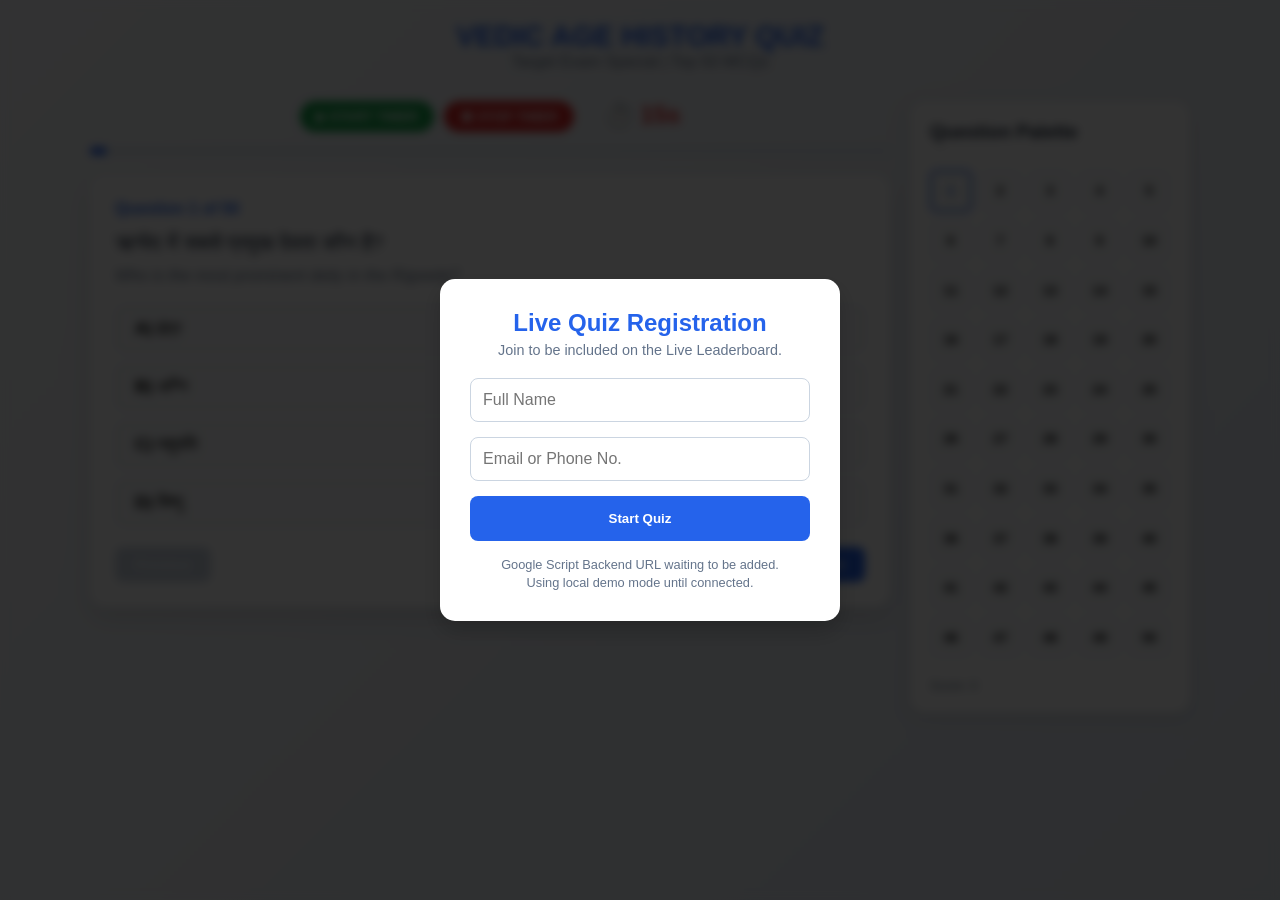
<file: vedic-age-quiz.html>
<!DOCTYPE html>
<html lang="en">

<head>
    <meta charset="UTF-8">
    <meta name="viewport" content="width=device-width, initial-scale=1.0">
    <title>Vedic Age History Quiz</title>
    <style>
        :root {
            --primary: #2563eb;
            --primary-dark: #1e40af;
            --success: #16a34a;
            --danger: #dc2626;
            --bg-gradient: linear-gradient(135deg, #f8fafc 0%, #e2e8f0 100%);
            --card-bg: #ffffff;
            --text-main: #1e293b;
            --text-muted: #64748b;
        }

        * {
            box-sizing: border-box;
            margin: 0;
            padding: 0;
            font-family: 'Segoe UI', sans-serif;
        }

        body {
            background: var(--bg-gradient);
            min-height: 100vh;
            display: flex;
            flex-direction: column;
            align-items: center;
            padding: 20px;
            color: var(--text-main);
        }

        header {
            text-align: center;
            margin-bottom: 20px;
            width: 100%;
            max-width: 1100px;
        }

        h1 {
            color: var(--primary);
            font-size: 1.8rem;
            text-transform: uppercase;
        }

        .subtitle {
            color: var(--text-muted);
            font-size: 1rem;
            margin-bottom: 10px;
        }

        /* Main Layout */
        .main-wrapper {
            display: flex;
            gap: 20px;
            width: 100%;
            max-width: 1200px;
            flex-wrap: wrap;
            justify-content: center;
        }

        /* Quiz Section */
        .quiz-section {
            flex: 1;
            min-width: 350px;
            max-width: 800px;
        }

        /* Right Palette Section */
        .palette-section {
            width: 280px;
            background: var(--card-bg);
            border-radius: 15px;
            padding: 20px;
            box-shadow: 0 4px 15px rgba(0, 0, 0, 0.1);
            height: fit-content;
        }

        .palette-grid {
            display: grid;
            grid-template-columns: repeat(5, 1fr);
            gap: 8px;
            margin-top: 15px;
        }

        .palette-btn {
            aspect-ratio: 1;
            border: 1px solid #e2e8f0;
            background: #f8fafc;
            border-radius: 6px;
            cursor: pointer;
            font-size: 0.8rem;
            font-weight: bold;
            display: flex;
            align-items: center;
            justify-content: center;
        }

        .palette-btn.active {
            border: 2px solid var(--primary);
            color: var(--primary);
        }

        .palette-btn.visited {
            background: #e2e8f0;
        }

        .palette-btn.correct {
            background: var(--success);
            color: white;
            border: none;
        }

        .palette-btn.wrong {
            background: var(--danger);
            color: white;
            border: none;
        }

        /* Timer Controls */
        .timer-controls {
            display: flex;
            gap: 10px;
            justify-content: center;
            margin-bottom: 15px;
        }

        .control-btn {
            padding: 8px 16px;
            border-radius: 20px;
            border: none;
            cursor: pointer;
            font-weight: bold;
            color: white;
            transition: opacity 0.2s;
        }

        .btn-start {
            background: var(--success);
        }

        .btn-stop {
            background: var(--danger);
        }

        /* Card Styles */
        .quiz-card {
            background: var(--card-bg);
            border-radius: 15px;
            box-shadow: 0 10px 25px rgba(0, 0, 0, 0.1);
            padding: 25px;
            margin-bottom: 20px;
        }

        .progress-bar {
            height: 8px;
            background: #e2e8f0;
            border-radius: 4px;
            margin-bottom: 20px;
            overflow: hidden;
        }

        #progress-fill {
            height: 100%;
            background: var(--primary);
            width: 0%;
            transition: 0.3s;
        }

        .question-hindi {
            font-size: 1.3rem;
            margin-bottom: 10px;
            line-height: 1.4;
        }

        .question-english {
            font-size: 1rem;
            color: var(--text-muted);
            font-style: italic;
            margin-bottom: 20px;
        }

        .options-grid {
            display: grid;
            gap: 10px;
        }

        .option-btn {
            background: #f8fafc;
            border: 2px solid #e2e8f0;
            padding: 12px 18px;
            border-radius: 10px;
            cursor: pointer;
            text-align: left;
            font-size: 1.05rem;
            transition: 0.2s;
        }

        .option-btn:hover:not(:disabled) {
            border-color: var(--primary);
            background: #eff6ff;
        }

        .option-btn.correct {
            background: #dcfce7 !important;
            border-color: var(--success) !important;
        }

        .option-btn.wrong {
            background: #fee2e2 !important;
            border-color: var(--danger) !important;
        }

        #explanation {
            margin-top: 20px;
            padding: 15px;
            background: #f0f7ff;
            border-left: 4px solid var(--primary);
            display: none;
            animation: fadeIn 0.4s;
        }

        .nav-footer {
            display: flex;
            justify-content: space-between;
            margin-top: 20px;
        }

        .nav-btn {
            padding: 10px 20px;
            border: none;
            border-radius: 8px;
            background: var(--primary);
            color: white;
            cursor: pointer;
            font-weight: bold;
        }

        .nav-btn:disabled {
            background: #cbd5e1;
            cursor: not-allowed;
        }

        @keyframes fadeIn {
            from {
                opacity: 0;
            }

            to {
                opacity: 1;
            }
        }

        #result-screen {
            display: none;
            text-align: center;
        }

        /* Registration Overlay & Leaderboard Styles */
        .registration-overlay {
            position: fixed;
            top: 0;
            left: 0;
            width: 100%;
            height: 100%;
            background: rgba(0, 0, 0, 0.8);
            backdrop-filter: blur(5px);
            display: flex;
            align-items: center;
            justify-content: center;
            z-index: 1000;
            transition: opacity 0.3s;
        }

        .registration-box {
            background: var(--card-bg);
            padding: 30px;
            border-radius: 15px;
            width: 90%;
            max-width: 400px;
            text-align: center;
            box-shadow: 0 10px 25px rgba(0, 0, 0, 0.2);
        }

        .registration-box input {
            width: 100%;
            padding: 12px;
            margin-bottom: 15px;
            border: 1px solid #cbd5e1;
            border-radius: 8px;
            font-size: 1rem;
            color: var(--text-main);
        }

        .registration-box input:focus {
            outline: none;
            border-color: var(--primary);
        }

        .lb-container {
            margin-top: 30px;
            text-align: left;
            border-top: 2px solid #e2e8f0;
            padding-top: 20px;
        }

        .lb-item {
            display: flex;
            justify-content: space-between;
            padding: 10px;
            border-bottom: 1px solid #f1f5f9;
        }

        .lb-item:nth-child(even) {
            background: #f8fafc;
        }

        .rank-1 {
            font-weight: bold;
            color: #fbbf24;
        }

        /* Gold */
        .rank-2 {
            font-weight: bold;
            color: #94a3b8;
        }

        /* Silver */
        .rank-3 {
            font-weight: bold;
            color: #b45309;
        }

        /* Bronze */
    </style>
</head>

<body>
    <div id="registration-overlay" class="registration-overlay">
        <div class="registration-box">
            <h2 style="color: var(--primary); margin-bottom: 5px;">Live Quiz Registration</h2>
            <p style="color: var(--text-muted); margin-bottom: 20px; font-size: 0.9rem;">Join to be included on the Live
                Leaderboard.</p>
            <form id="reg-form">
                <input type="text" id="reg-name" placeholder="Full Name" required>
                <input type="text" id="reg-contact" placeholder="Email or Phone No." required>
                <button type="submit" id="reg-submit" class="nav-btn" style="width: 100%; height: 45px;">Start
                    Quiz</button>
            </form>
            <div id="reg-loader" style="display: none; margin-top: 15px; color: var(--primary); font-weight: bold;">
                Connecting to database... ⏳</div>
            <div id="reg-error" style="color: var(--danger); margin-top: 10px; display: none;">Error registering. Try
                again.</div>
            <p style="font-size: 0.8rem; color: var(--text-muted); margin-top: 15px; line-height: 1.4;">Google Script
                Backend URL waiting to be added.<br>Using local demo mode until connected.</p>
        </div>
    </div>
    <header>
        <h1>Vedic Age History Quiz</h1>
        <div class="subtitle">Target Exam Special | Top 50 MCQs</div>
    </header>

    <div class="main-wrapper">
        <div class="quiz-section">
            <div class="timer-controls">
                <button class="control-btn btn-start" onclick="startTimer()">▶ START TIMER</button>
                <button class="control-btn btn-stop" onclick="stopTimer()">⏹ STOP TIMER</button>
                <div style="font-size: 1.5rem; font-weight: bold; margin-left: 20px; color: var(--danger);">
                    ⏱️ <span id="timer-sec">15</span>s
                </div>
            </div>

            <div class="progress-bar">
                <div id="progress-fill"></div>
            </div>

            <div class="quiz-card" id="quiz-box">
                <div style="font-weight: bold; color: var(--primary); margin-bottom: 10px;" id="q-count">Question 1 of
                    40</div>
                <div class="question-hindi" id="q-hindi"></div>
                <div class="question-english" id="q-english"></div>

                <div class="options-grid" id="options-box"></div>

                <div id="explanation">
                    <strong>Explanation:</strong>
                    <p id="exp-text" style="margin-top: 5px;"></p>
                </div>

                <div class="nav-footer">
                    <button class="nav-btn" id="prev-btn" onclick="prevQ()">Previous</button>
                    <button class="nav-btn" id="next-btn" onclick="nextQ()">Next</button>
                </div>
            </div>

            <div class="quiz-card" id="result-screen">
                <h2>Quiz Completed!</h2>
                <h1 style="font-size: 4rem; margin: 20px 0; color: var(--primary);" id="final-score">0 / 0</h1>
                <p id="total-text">Total Questions: 0</p>

                <div class="lb-container">
                    <h3 style="margin-bottom: 15px; text-align: center; color: var(--text-main);">🏆 Live Leaderboard
                    </h3>
                    <div id="lb-loading"
                        style="text-align: center; color: var(--text-muted); padding: 10px; display: none;">Fetching
                        scores... ⏳</div>
                    <div id="lb-list"></div>
                </div>

                <button class="nav-btn" style="margin-top: 25px; width: 100%;" onclick="location.reload()">Restart
                    Quiz</button>
            </div>
        </div>

        <div class="palette-section">
            <h3 style="border-bottom: 2px solid #eee; padding-bottom: 10px;">Question Palette</h3>
            <div class="palette-grid" id="palette"></div>
            <div style="margin-top: 20px; font-size: 0.8rem; color: var(--text-muted);">
                <p>Score: <span id="live-score">0</span></p>
            </div>
        </div>
    </div>

    <script>
        // Data truncated for brevity in code view but included in the logic
        const questions = [
    {
        "qH": "ऋग्वेद में सबसे प्रमुख देवता कौन है?",
        "qE": "Who is the most prominent deity in the Rigveda?",
        "opt": [
            "इंद्र",
            "अग्नि",
            "पशुपति",
            "विष्णु"
        ],
        "ans": 0,
        "exp": "ऋग्वेद में इंद्र सबसे प्रमुख देवता हैं, और वे युद्ध व वर्षा के देवता माने जाते हैं।"
    },
    {
        "qH": "निम्नलिखित में से कौन सा वेद वेदत्रयी का भाग नहीं है?",
        "qE": "Which of the following Vedas is not a part of Vedatrayi?",
        "opt": [
            "ऋग्वेद",
            "यजुर्वेद",
            "सामवेद",
            "अथर्ववेद"
        ],
        "ans": 3,
        "exp": "वेदत्रयी (तीन वेदों का समूह) में केवल ऋग्वेद, यजुर्वेद और सामवेद को शामिल किया जाता है, अथर्ववेद इसका हिस्सा नहीं है।"
    },
    {
        "qH": "निम्नलिखित में से किस वेद में जादू, चमत्कार तथा मंत्र दिए गए हैं?",
        "qE": "Which of the following Vedas contains magic, miracles, and spells?",
        "opt": [
            "ऋग्वेद",
            "सामवेद",
            "यजुर्वेद",
            "अथर्ववेद"
        ],
        "ans": 3,
        "exp": "अथर्ववेद में मुख्य रूप से जादू-टोना, वशीकरण, बुरी आत्माओं और बीमारियों से रक्षा करने वाले मंत्रों का संकलन है।"
    },
    {
        "qH": "निम्नलिखित में से कौन-सा वेद प्राचीनतम है?",
        "qE": "Which of the following is the oldest Veda?",
        "opt": [
            "यजुर्वेद",
            "ऋग्वेद",
            "सामवेद",
            "अथर्ववेद"
        ],
        "ans": 1,
        "exp": "ऋग्वेद भारत और विश्व का सबसे प्राचीन ग्रंथ है, जिसमें देवी-देवताओं की स्तुति में मंत्र लिखे गए हैं।"
    },
    {
        "qH": "नचिकेता और यम के बीच सुप्रसिद्ध संवाद किस उपनिषद में उल्लिखित है?",
        "qE": "The famous dialogue between Nachiketa and Yama is mentioned in which Upanishad?",
        "opt": [
            "छान्दोग्योपनिषद",
            "मुंडकोपनिषद",
            "कठोपनिषद",
            "केनोपनिषद"
        ],
        "ans": 2,
        "exp": "कठोपनिषद में मृत्यु के रहस्य और आध्यात्मिक ज्ञान पर यमराज और नचिकेता के बीच प्रसिद्ध संवाद मिलता है।"
    },
    {
        "qH": "निम्न में से किस वैदिक ग्रंथ में पहली बार पूर्वी एवं पश्चिमी सागर का उल्लेख हुआ है?",
        "qE": "In which of the following Vedic texts is the Eastern and Western Sea mentioned for the first time?",
        "opt": [
            "तांड्य ब्राह्मण",
            "सत्पथ ब्राह्मण",
            "गोपथ ब्राह्मण",
            "कौष्तिकी ब्राह्मण"
        ],
        "ans": 1,
        "exp": "भौगोलिक विस्तार के संदर्भ में शतपथ ब्राह्मण में पहली बार पूर्वी और पश्चिमी सागरों का वर्णन मिलता है।"
    },
    {
        "qH": "निम्न में से कौन उपवेद के अंतर्गत नहीं गिना जाता है?",
        "qE": "Which of the following is not counted under Upaveda?",
        "opt": [
            "आयुर्वेद",
            "यजुर्वेद",
            "गंधर्ववेद",
            "शिल्प वेद"
        ],
        "ans": 1,
        "exp": "यजुर्वेद स्वयं चार मुख्य वेदों में से एक है; यह कोई उपवेद नहीं है।"
    },
    {
        "qH": "उपनिषद् पुस्तकें हैं:",
        "qE": "Upanishads are books on:",
        "opt": [
            "धर्म पर",
            "योग पर",
            "विधि पर",
            "दर्शन पर"
        ],
        "ans": 3,
        "exp": "उपनिषद मुख्य रूप से भारतीय दार्शनिक विचारों, आत्मा-परमात्मा और मोक्ष के सिद्धांतों पर आधारित ग्रंथ हैं।"
    },
    {
        "qH": "ऋग्वेद में कई परिच्छेदों में प्रयुक्त ‘अधन्य’ शब्द संदर्भित है:",
        "qE": "The word 'Adhanya' used in many passages in the Rigveda refers to:",
        "opt": [
            "पुजारी के लिए",
            "स्त्री के लिए",
            "गाय के लिए",
            "ब्राह्मण के लिए"
        ],
        "ans": 2,
        "exp": "वैदिक काल में गाय को सबसे मूल्यवान संपत्ति माना जाता था, इसीलिए उसे 'अधन्य' (जिसका वध न किया जाए) कहा गया है।"
    },
    {
        "qH": "'तमसो मा ज्योतिर्गमय' कथन है मूलतः",
        "qE": "The statement 'Tamaso Ma Jyotirgamaya' is originally from:",
        "opt": [
            "महाकाव्यों का",
            "उपनिषदों का",
            "पुराणों का",
            "षड़दर्शन का",
            "(e) इनमें से कोई नहीं"
        ],
        "ans": 1,
        "exp": "यह अत्यंत प्रसिद्ध शांति मंत्र मूल रूप से उपनिषदों से लिया गया है, जिसका अर्थ है 'हमें अंधकार से प्रकाश की ओर ले चलो'।"
    },
    {
        "qH": "भारतीय संस्कृति के अंतर्गत ‘ऋत्’ का अर्थ है-",
        "qE": "Under Indian culture, 'Rita' means:",
        "opt": [
            "कृत्रिम नियम",
            "प्राकृतिक नियम",
            "मानवीय नियम",
            "समाजिक नियम"
        ],
        "ans": 1,
        "exp": "वैदिक दर्शन में 'ऋत्' से तात्पर्य उस ब्रह्मांडीय और प्राकृतिक व्यवस्था से है जो संपूर्ण सृष्टि का संचालन करती है।"
    },
    {
        "qH": "कौन सा वेद धार्मिक अनुष्ठानों से संबंध रखता है?",
        "qE": "Which Veda deals with religious rituals?",
        "opt": [
            "ऋग्वेद",
            "यजुर्वेद",
            "सामवेद",
            "अथर्ववेद"
        ],
        "ans": 1,
        "exp": "यजुर्वेद में धार्मिक अनुष्ठानों, यज्ञों और कर्मकांडों को संपन्न करने के निर्देश दिए गए हैं।"
    },
    {
        "qH": "'सत्यमेव जयते' शब्द किस उपनिषद से लिया गया है?",
        "qE": "The word 'Satyameva Jayate' is taken from which Upanishad?",
        "opt": [
            "अक्षि उपनिषद्",
            "मुंडक उपनिषद्",
            "गरुड़ उपनिषद",
            "महावाक्य उपनिषद्"
        ],
        "ans": 1,
        "exp": "भारत का राष्ट्रीय आदर्श वाक्य 'सत्यमेव जयते' (सत्य की हमेशा विजय होती है) मुंडकोपनिषद से लिया गया है।"
    },
    {
        "qH": "वैदिक काल में ‘बलि’ शब्द का क्या अर्थ है?",
        "qE": "What is the meaning of the word 'Bali' in the Vedic period?",
        "opt": [
            "बैल",
            "बलिदान",
            "आनुवांशिक",
            "प्रजा द्वारा शासक को दी गई भेंट"
        ],
        "ans": 3,
        "exp": "वैदिक काल में कर (Tax) की कोई नियमित व्यवस्था नहीं थी, लोग स्वेच्छा से राजा को जो अंश भेंट करते थे उसे 'बलि' कहा जाता था।"
    },
    {
        "qH": "14वीं सदी ई. पूर्व का एक अभिलेख जिसमें वैदिक देवताओं का वर्णन है, प्राप्त हुआ है:",
        "qE": "An inscription of the 14th century BC describing Vedic deities has been found from:",
        "opt": [
            "एकबटाना से",
            "बोगज-कोई से",
            "बैबिलोन से",
            "बिसोटुन से"
        ],
        "ans": 1,
        "exp": "एशिया माइनर स्थित बोगज-कोई अभिलेख (1400 ई.पू.) में इंद्र, मित्र, वरुण और नासत्य नामक वैदिक देवताओं का उल्लेख मिलता है।"
    },
    {
        "qH": "निम्नलिखित में से कौन-सा ब्राह्मण ग्रंथ ऋग्वेद से संबंधित है?",
        "qE": "Which of the following Brahmana texts is related to the Rigveda?",
        "opt": [
            "गोपथ ब्राह्मण",
            "ऐतरेय ब्राह्मण",
            "शतपथ ब्राह्मण",
            "तैत्तिरीय ब्राह्मण"
        ],
        "ans": 1,
        "exp": "ऐतरेय ब्राह्मण और कौषीतकि ब्राह्मण ऋग्वेद से जुड़े हुए प्रमुख ब्राह्मण ग्रंथ हैं।"
    },
    {
        "qH": "वैदिक देवमंडल में निम्न में से कौन देवता युद्ध का देवता माना जाता है?",
        "qE": "In the Vedic pantheon, which of the following deities is considered the god of war?",
        "opt": [
            "इंद्र",
            "वरुण",
            "मित्र",
            "अग्नि"
        ],
        "ans": 0,
        "exp": "इंद्र को ऋग्वेद में युद्ध का देवता और 'पुरंदर' (किलों को तोड़ने वाला) माना गया है।"
    },
    {
        "qH": "सर्वप्रथम ‘स्तूप’ शब्द कहाँ मिलता है?",
        "qE": "Where is the word 'Stupa' found for the first time?",
        "opt": [
            "जातक कथा",
            "ऋग्वेद",
            "अर्थशास्त्र",
            "अष्टाध्यायी",
            "(e) उपरोक्त में से कोई नहीं"
        ],
        "ans": 1,
        "exp": "'स्तूप' शब्द का सबसे प्राचीन साहित्यिक संदर्भ ऋग्वेद ग्रंथ में प्राप्त होता है।"
    },
    {
        "qH": "भारतीय उप-महाद्वीप में लोह का सर्वप्रथम साहित्यिक संदर्भ किसमें मिलता है?",
        "qE": "Where is the first literary reference to iron found in the Indian subcontinent?",
        "opt": [
            "सामवेद",
            "ऋग्वेद",
            "यजुर्वेद",
            "विनय पिटक"
        ],
        "ans": 2,
        "exp": "यजुर्वेद और अथर्ववेद में लोहे को 'श्याम अयस' या 'कृष्ण अयस' के रूप में सबसे पहले उल्लेखित किया गया है।"
    },
    {
        "qH": "वैदिक काल में अस्पृश्यता का आधार था-",
        "qE": "The basis of untouchability in the Vedic period was-",
        "opt": [
            "व्यवसाय",
            "अशुद्धता",
            "गरीबी",
            "उपर्युक्त में से कोई नहीं"
        ],
        "ans": 0,
        "exp": "आरंभिक वैदिक काल में समाज पूरी तरह से व्यवसाय और कर्म पर आधारित था।"
    },
    {
        "qH": "ऋग्वैदिक काल के प्रारंभ में निम्न में से किसे महत्वपूर्ण मूल्यवान संपत्ति समझा जाता था?",
        "qE": "In the early Rigvedic period, which of the following was considered an important valuable asset?",
        "opt": [
            "गाय को",
            "भूमि को",
            "स्त्रियों को",
            "जल को"
        ],
        "ans": 0,
        "exp": "ऋग्वैदिक काल में गायों को धन का प्रमुख स्रोत माना जाता था और विनिमय के लिए इनका प्रयोग किया जाता था।"
    },
    {
        "qH": "संस्कारों की कुल संख्या कितनी है?",
        "qE": "What is the total number of Sanskaras?",
        "opt": [
            "12",
            "10",
            "15",
            "16"
        ],
        "ans": 3,
        "exp": "भारतीय प्राचीन वैदिक परंपरा और धर्मशास्त्रों में जीवन से मृत्यु तक कुल 16 महत्वपूर्ण संस्कारों का विधान है।"
    },
    {
        "qH": "आर्यन जनजातियों की प्राचीनतम बस्ती कहाँ है?",
        "qE": "Where is the oldest settlement of Aryan tribes?",
        "opt": [
            "उत्तर प्रदेश",
            "बंगाल",
            "सप्त सिंधु",
            "दिल्ली"
        ],
        "ans": 2,
        "exp": "आर्य जब भारत आए तो सबसे पहले सात नदियों के क्षेत्र 'सप्त सिंधु' (पंजाब और आस-पास के क्षेत्र) में बसे थे।"
    },
    {
        "qH": "निम्नलिखित में से कौन-सी जनजातीय सभा सामान्य रूप से जनजातीय सरदार (मुखिया) के चुनाव में शामिल होती थी?",
        "qE": "Which of the following tribal assemblies was normally involved in the election of the tribal chief?",
        "opt": [
            "समिति",
            "सभा",
            "गण",
            "विदाता"
        ],
        "ans": 0,
        "exp": "वैदिक काल में 'समिति' एक जनसभा थी जिसमें आम लोग शामिल होते थे और यह मुखिया (राजन) का चुनाव करती थी।"
    },
    {
        "qH": "ऋग्वैदिक धर्म था-",
        "qE": "The Rigvedic religion was-",
        "opt": [
            "एकेश्वरवादी",
            "बहुदेववादी",
            "अद्वैतवादी",
            "निवृत्तमार्गी"
        ],
        "ans": 1,
        "exp": "ऋग्वैदिक काल में प्रकृति की विभिन्न शक्तियों को देवता मानकर उनकी पूजा की जाती थी, अतः यह धर्म बहुदेववादी था।"
    },
    {
        "qH": "किस वैदिक ग्रंथ में ‘वर्ण’ शब्द का सर्वप्रथम नामोल्लेख मिलता है?",
        "qE": "In which Vedic text is the word 'Varna' mentioned for the first time?",
        "opt": [
            "अथर्ववेद",
            "ऋग्वेद",
            "सामवेद",
            "यजुर्वेद"
        ],
        "ans": 1,
        "exp": "ऋग्वेद के दसवें मंडल के 'पुरुष सूक्त' में पहली बार चारों वर्णों (ब्राह्मण, क्षत्रिय, वैश्य, शूद्र) का उल्लेख मिलता है।"
    },
    {
        "qH": "गायत्री मंत्र के नाम से प्रसिद्ध मंत्र सर्वप्रथम किस ग्रंथ में मिलता है?",
        "qE": "In which text is the famous Gayatri Mantra found first?",
        "opt": [
            "अथर्ववेद",
            "भागवद गीता",
            "ऋग्वेद",
            "मनुस्मृति"
        ],
        "ans": 2,
        "exp": "गायत्री मंत्र, जो सूर्य देवता को समर्पित है, सबसे पहले ऋग्वेद के तीसरे मंडल में विश्वामित्र द्वारा रचित माना जाता है।"
    },
    {
        "qH": "वैदिक कर्मकांड में ‘होता’ का सम्बन्ध है-",
        "qE": "In Vedic rituals, 'Hota' is related to-",
        "opt": [
            "यजुर्वेद से",
            "ऋग्वेद से",
            "सामवेद से",
            "अथर्ववेद से"
        ],
        "ans": 1,
        "exp": "ऋग्वेद की ऋचाओं और मंत्रों का उच्चारण करके देवताओं का आह्वान करने वाले पुरोहित को 'होता' कहा जाता था।"
    },
    {
        "qH": "निम्नलिखित में से कौन-सा अन्न मनुष्य द्वारा सबसे पहले प्रयोग होने वालों में से था?",
        "qE": "Which of the following grains was among the first to be used by humans?",
        "opt": [
            "जौ (यव)",
            "जई (ओट)",
            "राई",
            "गेहूँ"
        ],
        "ans": 0,
        "exp": "वैदिक आर्यों द्वारा मुख्य रूप से सबसे पहले 'यव' यानी जौ का प्रयोग अनाज के रूप में किया गया था।"
    },
    {
        "qH": "आरंभिक वैदिक काल में वर्ण व्यवस्था आधारित थी-",
        "qE": "In the early Vedic period, the Varna system was based on-",
        "opt": [
            "शिक्षा पर",
            "जन्म पर",
            "व्यवसाय पर",
            "प्रतिभा पर"
        ],
        "ans": 2,
        "exp": "शुरुआती (ऋग्वैदिक) काल में वर्ण व्यवस्था जन्म से तय नहीं होती थी, बल्कि व्यक्ति के कर्म और व्यवसाय पर आधारित थी।"
    },
    {
        "qH": "आर्य आर्य-पूर्वों के साथ अपने संघर्षों में सफल रहे, क्योंकि-",
        "qE": "Aryans were successful in their conflicts with the pre-Aryans because-",
        "opt": [
            "उन्होंने बड़े पैमाने पर हाथियों का प्रयोग किया",
            "वे अधिक लंबे और अधिक बलवान थे",
            "वे एक उन्नत शहरी संस्कृति से थे",
            "उन्होंने घोड़ों द्वारा चलाए जा रहे रथों का प्रयोग किया"
        ],
        "ans": 3,
        "exp": "आर्यों ने घोड़ों से खींचे जाने वाले तेज रथों का इस्तेमाल किया, जिसने उन्हें युद्ध में गति और विजय प्रदान की।"
    },
    {
        "qH": "ऋग्वेद में सर्वाधिक संख्या में मंत्र सम्बन्धित है-",
        "qE": "The maximum number of hymns in the Rigveda are related to-",
        "opt": [
            "वरुण से",
            "अग्नि से",
            "विष्णु से",
            "यम से"
        ],
        "ans": 1,
        "exp": "यद्यपि सर्वाधिक सूक्त (250) इंद्र के लिए हैं, लेकिन दिए गए विकल्पों में सबसे अधिक (200 सूक्त) अग्नि देवता के लिए समर्पित हैं।"
    },
    {
        "qH": "ऋग्वेद में ________ ऋचाएँ हैं-",
        "qE": "There are ________ hymns in the Rigveda-",
        "opt": [
            "1017",
            "1028",
            "1128",
            "1020"
        ],
        "ans": 1,
        "exp": "ऋग्वेद को 10 मंडलों में बांटा गया है और इसमें कुल मिलाकर 1028 मंत्र या सूक्त हैं।"
    },
    {
        "qH": "पुराणों की कुल संख्या है-",
        "qE": "The total number of Puranas is-",
        "opt": [
            "16",
            "12",
            "18",
            "20"
        ],
        "ans": 2,
        "exp": "हिंदू धर्मग्रंथों में प्राचीन ज्ञान को समेटे हुए कुल 18 मुख्य पुराण माने गए हैं।"
    },
    {
        "qH": "शतपथ ब्राह्मण सम्बन्धित है-",
        "qE": "Satapatha Brahmana is related to-",
        "opt": [
            "यजुर्वेद से",
            "ऋग्वेद से",
            "सामवेद से",
            "अथर्ववेद से"
        ],
        "ans": 0,
        "exp": "शतपथ ब्राह्मण शुक्ल यजुर्वेद से संबंधित है, जो सबसे महत्वपूर्ण और विस्तृत ब्राह्मण ग्रंथों में गिना जाता है।"
    },
    {
        "qH": "दश-राजाओं के युद्ध में भरतों का पुरोहित कौन था?",
        "qE": "Who was the priest of the Bharatas in the Battle of Ten Kings?",
        "opt": [
            "वशिष्ठ",
            "विश्वामित्र",
            "अत्रि",
            "भृगु"
        ],
        "ans": 0,
        "exp": "'दशराज युद्ध' (दस राजाओं का युद्ध) में भरत कबीले के राजा सुदास के पुरोहित महर्षि वशिष्ठ थे।"
    },
    {
        "qH": "किस वेद में सभा और समिति को प्रजापति की दो पुत्रियां कहा गया है?",
        "qE": "In which Veda are Sabha and Samiti called the two daughters of Prajapati?",
        "opt": [
            "सामवेद",
            "ऋग्वेद",
            "यजुर्वेद",
            "अथर्ववेद"
        ],
        "ans": 3,
        "exp": "अथर्ववेद में लोकतांत्रिक संस्थाओं (सभा और समिति) का महत्व दर्शाते हुए उन्हें प्रजापति की दो पुत्रियां माना गया है।"
    },
    {
        "qH": "निम्नलिखित अभिलेखों में से कौन-सा ईरान से भारत में आर्यों के आने की सूचना देता है?",
        "qE": "Which of the following inscriptions gives information about the coming of Aryans from Iran to India?",
        "opt": [
            "शहबाजगढ़ी",
            "मान सेहरा",
            "बोगजकोई",
            "जूनागढ़"
        ],
        "ans": 2,
        "exp": "बोगजकोई अभिलेख (1400 ई.पू.) में वैदिक देवताओं के नामों का उल्लेख है, जो आर्यों के मध्य एशिया से भारत आने की पुष्टि करता है।"
    },
    {
        "qH": "जिस ग्रंथ में ‘पुरुष मेघ’ का उल्लेख हुआ है, वह है-",
        "qE": "The text in which 'Purusha Medha' is mentioned is-",
        "opt": [
            "शुक्ल यजुर्वेद",
            "कृष्ण यजुर्वेद",
            "शतपथ ब्राह्मण",
            "पंचविश ब्राह्मण"
        ],
        "ans": 2,
        "exp": "पुरुषमेध यज्ञ जैसे महत्वपूर्ण अनुष्ठान का वर्णन मुख्य रूप से शतपथ ब्राह्मण ग्रंथ में प्राप्त होता है।"
    },
    {
        "qH": "निम्नलिखित ग्रंथों में से प्रमुखत: किसमें यज्ञ वेदियों के निर्माण का विवरण मिलता है?",
        "qE": "Which of the following texts mainly gives details of the construction of sacrificial altars?",
        "opt": [
            "धर्मसूत्र",
            "ब्राह्मसूत्र",
            "गृहसूत्र",
            "शुल्वसूत्र"
        ],
        "ans": 3,
        "exp": "शुल्वसूत्र वैदिक गणित और ज्यामिति (Geometry) का सबसे पुराना स्रोत है, जिसमें यज्ञ वेदियों के सटीक निर्माण की विधि है।"
    },
    {
        "qH": "ऋग्वेद में उल्लिखित प्रसिद्ध ‘दश-राजाओं’ का युद्ध किस नदी के किनारे लड़ा गया था?",
        "qE": "On the banks of which river was the famous 'Battle of Ten Kings' mentioned in the Rigveda fought?",
        "opt": [
            "सरस्वती",
            "परुष्णी",
            "विपाशा",
            "असिक्नी"
        ],
        "ans": 1,
        "exp": "दशराज युद्ध वर्तमान रावी नदी के तट पर लड़ा गया था, जिसे वैदिक काल में 'परुष्णी' नदी कहा जाता था।"
    },
    {
        "qH": "निम्न में से किस नदी को ऋग्वेद में ‘मातेतमा’, ‘देवीतमा’ एवं ‘नदीतमा’ संबोधित किया गया है?",
        "qE": "Which of the following rivers is addressed as 'Matetama', 'Devitama', and 'Naditama' in the Rigveda?",
        "opt": [
            "सरस्वती",
            "सिंधु",
            "वितस्ता",
            "यमुना"
        ],
        "ans": 0,
        "exp": "ऋग्वेद काल में सरस्वती सबसे पवित्र नदी थी, इसलिए इसे सभी नदियों और माताओं में श्रेष्ठ माना गया है।"
    },
    {
        "qH": "ऋग्वेद की मूल लिपि थी-",
        "qE": "The original script of Rigveda was-",
        "opt": [
            "खरोष्ठी",
            "देवनागरी",
            "पाली",
            "ब्राह्मी"
        ],
        "ans": 3,
        "exp": "यद्यपि वेदों को लंबे समय तक मौखिक रूप से संजोया गया था, लेकिन ऋग्वेद की मूल लिखित लिपि ब्राह्मी ही मानी जाती है।"
    },
    {
        "qH": "'वेदत्रयी' के अंतर्गत सम्मिलित है-",
        "qE": "Included under 'Vedatrayi' are-",
        "opt": [
            "ऋग्वेद, यजुर्वेद, सामवेद",
            "ऋग्वेद, यजुर्वेद, अथर्ववेद",
            "ऋग्वेद, सामदेव, अथर्ववेद",
            "सामवेद, अथर्ववेद, यजुर्वेद"
        ],
        "ans": 0,
        "exp": "प्राचीनतम तीन वेदों को सामूहिक रूप से 'वेदत्रयी' कहा जाता है, जिसमें बाद में रचित अथर्ववेद शामिल नहीं है।"
    },
    {
        "qH": "ऋग्वैदिक काल में निष्क किस अंग का आभूषण था?",
        "qE": "In the Rigvedic period, Nishka was an ornament of which body part?",
        "opt": [
            "गला का",
            "कान का",
            "बाहु का",
            "कलाई का"
        ],
        "ans": 0,
        "exp": "'निष्क' ऋग्वैदिक काल में गले में पहने जाने वाला स्वर्ण आभूषण था, जो बाद में विनिमय के माध्यम (मुद्रा) के रूप में भी प्रयुक्त होने लगा।"
    },
    {
        "qH": "उपनिषदों को क्या कहा जाता है-",
        "qE": "What are the Upanishads called?",
        "opt": [
            "धर्मशास्त्र",
            "वेदांत",
            "पुराण",
            "ब्राह्मण ग्रंथ"
        ],
        "ans": 1,
        "exp": "उपनिषद वैदिक साहित्य का अंतिम दार्शनिक भाग हैं, इसलिए इन्हें वेदों का अंत अर्थात् 'वेदांत' भी कहा जाता है।"
    },
    {
        "qH": "निम्नलिखित वैदिक देवताओं में से कौन अवेस्ता के देवता अहुरमज्दा से सादृश्य रखता है?",
        "qE": "Which of the following Vedic deities bears a resemblance to the Avestan deity Ahura Mazda?",
        "opt": [
            "वरुण",
            "इंद्र",
            "रूद्र",
            "विष्णु"
        ],
        "ans": 0,
        "exp": "ईरानी पवित्र ग्रंथ जेंद अवेस्ता के महान देवता अहुरमज्दा की विशेषताएं ऋग्वैदिक देवता वरुण से बहुत मिलती-जुलती हैं।"
    },
    {
        "qH": "'राजसूय' से संबंधित अनुष्ठानों का वर्णन है-",
        "qE": "Rituals related to 'Rajasuya' are described in-",
        "opt": [
            "यजुर्वेद में",
            "ऋग्वेद में",
            "सामवेद में",
            "अथर्ववेद में"
        ],
        "ans": 0,
        "exp": "राजा द्वारा किए जाने वाले राजसूय और वाजपेय जैसे बड़े यज्ञों और उनके कर्मकांडों का विस्तृत वर्णन यजुर्वेद में किया गया है।"
    },
    {
        "qH": "अयोध्या का उल्लेख सर्वप्रथम कहाँ मिलता है?",
        "qE": "Where is Ayodhya first mentioned?",
        "opt": [
            "अथर्ववेद में",
            "ऋग्वेद में",
            "रामायण में",
            "महाभारत में"
        ],
        "ans": 1,
        "exp": "अयोध्या जैसे प्राचीन नगरों का सबसे पहला साहित्यिक उल्लेख ऋग्वेद में प्राप्त होता है।"
    },
    {
        "qH": "गोत्र शब्द का प्रयोग सर्वप्रथम हुआ था-",
        "qE": "The word 'Gotra' was first used in-",
        "opt": [
            "ऋग्वेद में",
            "अथर्ववेद में",
            "सामवेद में",
            "यजुर्वेद में"
        ],
        "ans": 0,
        "exp": "गोत्र शब्द का पहला प्रयोग ऋग्वेद में हुआ था, जिसका प्रारंभिक अर्थ गोष्ठ यानी वह स्थान था जहाँ संपूर्ण कुल की गाएं बांधी जाती थीं।"
    }
];

        let cur = 0;
        let score = 0;
        let timer;
        let timeLeft = 15;
        let answered = new Array(questions.length).fill(null);

        function initPalette() {
            const palette = document.getElementById('palette');
            palette.innerHTML = '';
            questions.forEach((_, i) => {
                const btn = document.createElement('button');
                btn.className = 'palette-btn';
                btn.id = `pal-${i}`;
                btn.textContent = i + 1;
                btn.onclick = () => jumpTo(i);
                palette.appendChild(btn);
            });
        }

        function jumpTo(i) {
            cur = i;
            loadQ();
        }

        function loadQ() {
            stopTimer();
            timeLeft = 15;
            document.getElementById('timer-sec').textContent = timeLeft;

            const q = questions[cur];
            document.getElementById('q-count').textContent = `Question ${cur + 1} of ${questions.length}`;
            document.getElementById('q-hindi').textContent = q.qH;
            document.getElementById('q-english').textContent = q.qE;
            document.getElementById('progress-fill').style.width = `${((cur + 1) / questions.length) * 100}%`;

            const box = document.getElementById('options-box');
            box.innerHTML = '';
            q.opt.forEach((o, i) => {
                const b = document.createElement('button');
                b.className = 'option-btn';
                if (answered[cur] !== null) {
                    if (i === q.ans) b.classList.add('correct');
                    if (answered[cur] === i && i !== q.ans) b.classList.add('wrong');
                    b.disabled = true;
                }
                b.innerHTML = `<b>${String.fromCharCode(65 + i)})</b> ${o}`;
                b.onclick = () => select(i);
                box.appendChild(b);
            });

            const exp = document.getElementById('explanation');
            if (answered[cur] !== null) {
                exp.style.display = 'block';
                document.getElementById('exp-text').textContent = q.exp;
            } else {
                exp.style.display = 'none';
            }

            // Update Palette
            document.querySelectorAll('.palette-btn').forEach(b => b.classList.remove('active'));
            document.getElementById(`pal-${cur}`).classList.add('active');

            document.getElementById('prev-btn').disabled = cur === 0;
            document.getElementById('next-btn').textContent = cur === questions.length - 1 ? "Finish" : "Next";
        }

        function select(idx) {
            if (answered[cur] !== null) return;
            stopTimer();
            answered[cur] = idx;
            const q = questions[cur];
            const pBtn = document.getElementById(`pal-${cur}`);

            if (idx === q.ans) {
                score++;
                pBtn.classList.add('correct');
            } else {
                pBtn.classList.add('wrong');
            }
            document.getElementById('live-score').textContent = score;
            loadQ();
        }

        function startTimer() {
            if (answered[cur] !== null) return;
            clearInterval(timer);
            timer = setInterval(() => {
                timeLeft--;
                document.getElementById('timer-sec').textContent = timeLeft;
                if (timeLeft <= 0) {
                    stopTimer();
                    select(-1); // Mark as wrong/missed
                }
            }, 1000);
        }

        function stopTimer() { clearInterval(timer); }

        function nextQ() {
            if (cur < questions.length - 1) { cur++; loadQ(); }
            else { showResult(); }
        }

        function prevQ() { if (cur > 0) { cur--; loadQ(); } }

        function showResult() {
            document.getElementById('quiz-box').style.display = 'none';
            const rs = document.getElementById('result-screen');
            rs.style.display = 'block';
            document.getElementById('final-score').textContent = `${score} / ${questions.length}`;
            document.getElementById('total-text').textContent = `Total Questions: ${questions.length}`;

            const lbLoading = document.getElementById('lb-loading');
            lbLoading.style.display = 'block';

            if (studentId === 'demo-id' || SCRIPT_URL === 'YOUR_GOOGLE_APPS_SCRIPT_URL_HERE') {
                setTimeout(() => {
                    const currentScore = { name: document.getElementById('reg-name').value || 'You', score: score };
                    let mockData = [
                        { name: 'Demo Hero', score: 39 },
                        { name: 'Om Kumar', score: 36 },
                        { name: 'Test Student', score: 30 },
                        currentScore
                    ];
                    // sort by score descending
                    mockData.sort((a, b) => b.score - a.score);
                    // take top 10
                    renderLeaderboard(mockData.slice(0, 10));
                }, 1000);
            } else if (studentId) {
                fetch(SCRIPT_URL, {
                    method: 'POST',
                    body: JSON.stringify({ action: 'submitScore', id: studentId, score: score })
                }).then(() => fetchLeaderboard())
                    .catch(e => { console.error(e); lbLoading.innerText = 'Failed to load leaderboard.'; });
            }
        }

        function fetchLeaderboard() {
            fetch(SCRIPT_URL + '?quizName=' + encodeURIComponent(QUIZ_NAME))
                .then(r => r.json())
                .then(data => renderLeaderboard(data))
                .catch(e => { console.error(e); document.getElementById('lb-loading').innerText = 'Failed to load leaderboard.'; });
        }

        function renderLeaderboard(data) {
            document.getElementById('lb-loading').style.display = 'none';
            const lbList = document.getElementById('lb-list');
            lbList.innerHTML = '';
            if (!data || data.length === 0) { lbList.innerHTML = '<p style="text-align: center;">No scores yet.</p>'; return; }
            data.forEach((entry, i) => {
                let rClass = '';
                if (i === 0) rClass = 'rank-1'; else if (i === 1) rClass = 'rank-2'; else if (i === 2) rClass = 'rank-3';
                lbList.innerHTML += `<div class="lb-item"><span class="${rClass}">#${i + 1} ${entry.name}</span><span style="font-weight:bold;">${entry.score} pts</span></div>`;
            });
        }

        // --- Live Quiz Registration Logic ---
        const SCRIPT_URL = 'https://script.google.com/macros/s/AKfycbzKp_hbUcFmKuAFl3GdkvnzGAeYvP-SQ3fKAm7yJKqJoKYGisjvxSsq9elpdS0izyPEXA/exec';
        const QUIZ_NAME = 'Vedic Age History Quiz';
        let studentId = null;

        document.getElementById('reg-form').addEventListener('submit', function (e) {
            e.preventDefault();
            const name = document.getElementById('reg-name').value;
            const contact = document.getElementById('reg-contact').value;
            const btn = document.getElementById('reg-submit');

            if (SCRIPT_URL === 'YOUR_GOOGLE_APPS_SCRIPT_URL_HERE') {
                studentId = 'demo-id';
                document.getElementById('registration-overlay').style.display = 'none';
                return;
            }

            btn.disabled = true;
            document.getElementById('reg-loader').style.display = 'block';
            document.getElementById('reg-error').style.display = 'none';

            fetch(SCRIPT_URL, {
                method: 'POST',
                body: JSON.stringify({ action: 'register', quizName: QUIZ_NAME, name: name, contact: contact })
            }).then(r => r.json()).then(data => {
                if (data.status === 'success') {
                    studentId = data.id;
                    document.getElementById('registration-overlay').style.display = 'none';
                } else {
                    throw new Error('Server error');
                }
            }).catch(err => {
                document.getElementById('reg-error').style.display = 'block';
                btn.disabled = false;
                document.getElementById('reg-loader').style.display = 'none';
            });
        });

        initPalette();
        loadQ();
    </script>
</body>

</html>
</file>
